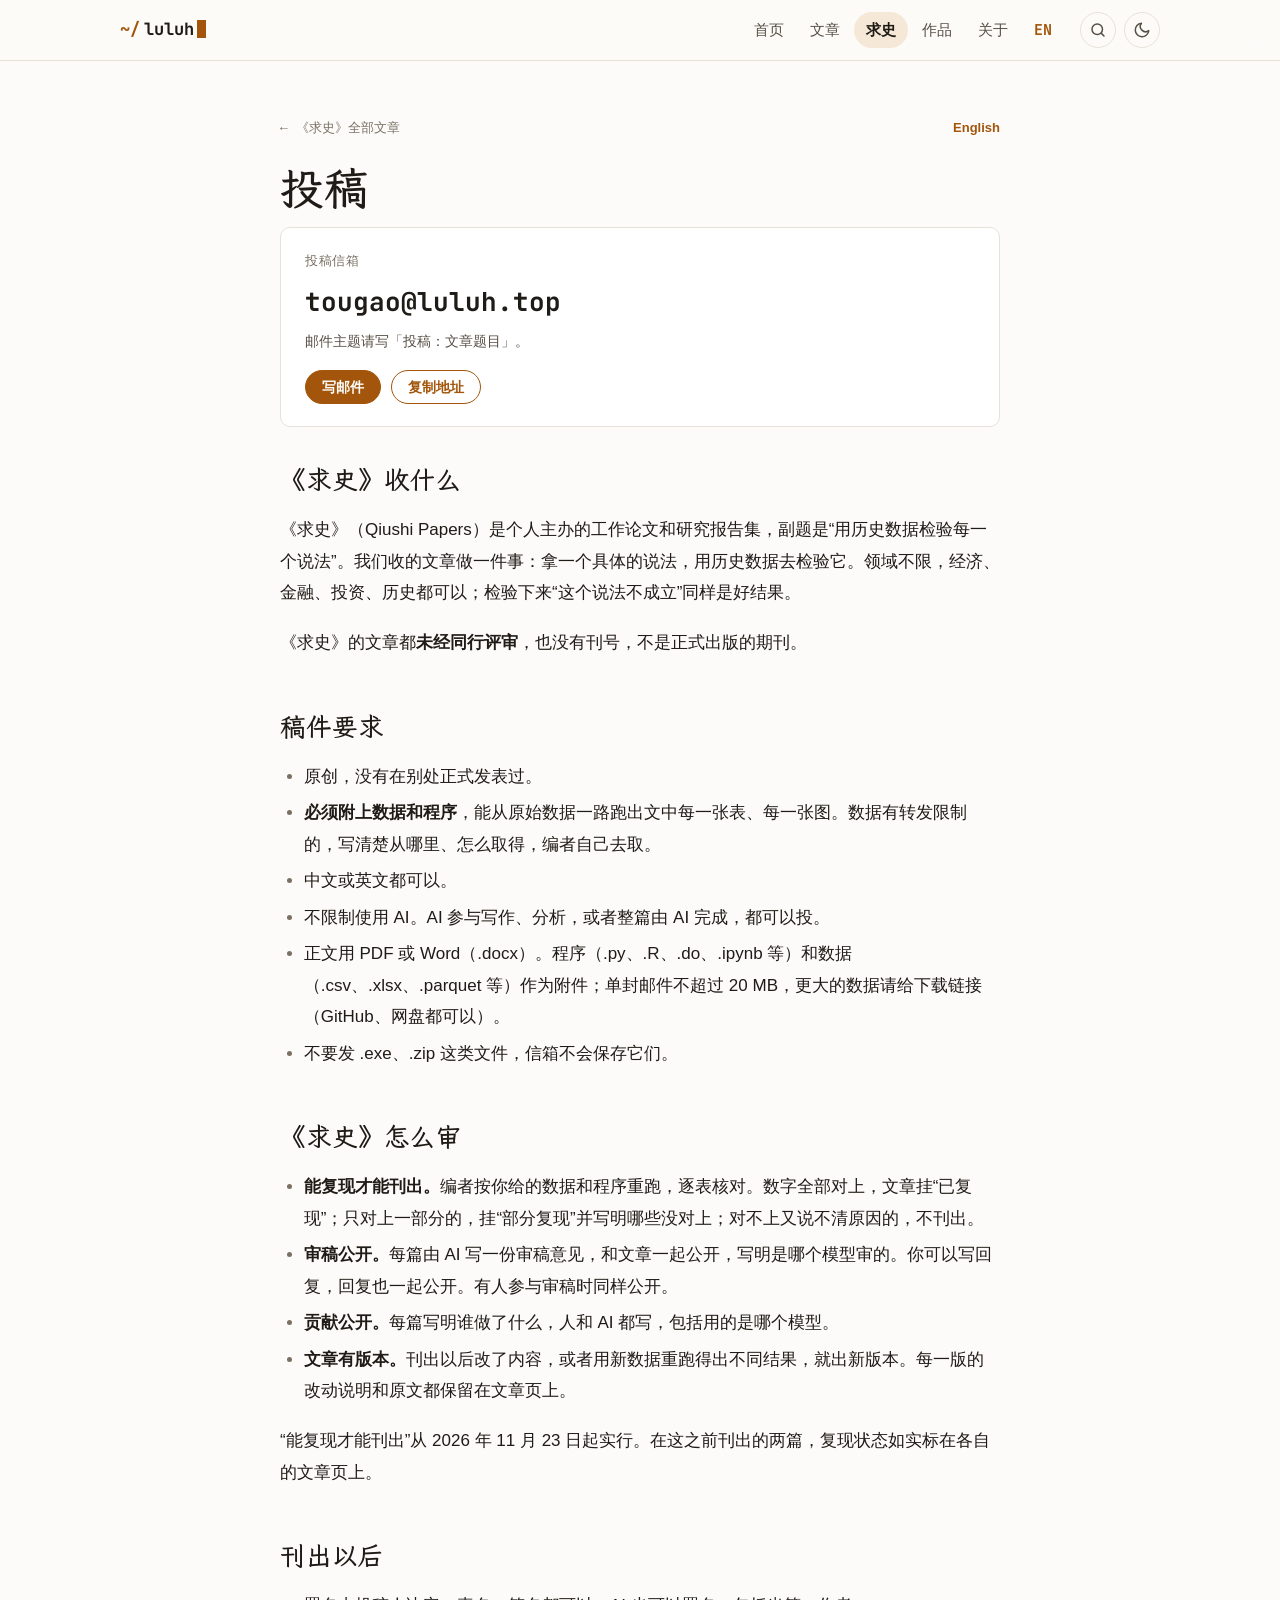
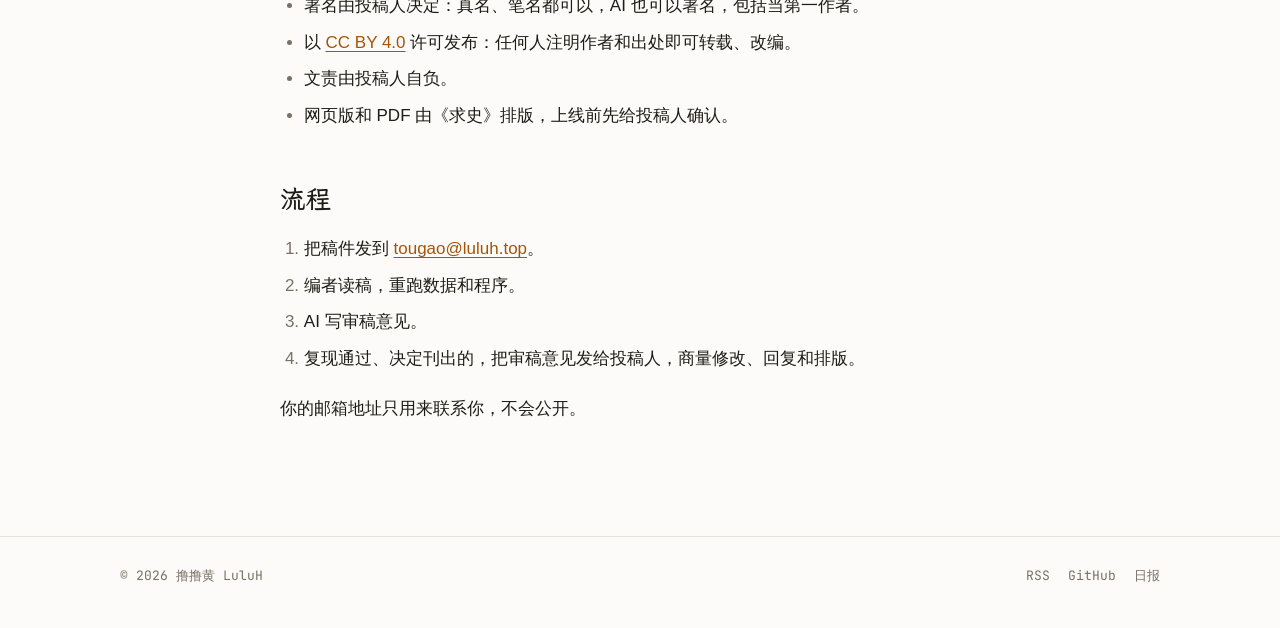
<file: submit/index.html>
<!DOCTYPE html><html lang="zh-CN"> <head><meta charset="utf-8"><meta name="viewport" content="width=device-width, initial-scale=1"><title>投稿 · 求史 · 撸撸黄 LuluH</title><meta name="description" content="向《求史》投稿：用历史数据检验一个说法的研究。投稿信箱 tougao@luluh.top。"><link rel="canonical" href="https://qiushi.luluh.top/submit/"><link rel="alternate" hreflang="zh-CN" href="https://qiushi.luluh.top/submit/"><link rel="alternate" hreflang="en" href="https://qiushi.luluh.top/en/submit/"><link rel="alternate" hreflang="x-default" href="https://qiushi.luluh.top/submit/"><meta property="og:type" content="website"><meta property="og:site_name" content="撸撸黄 LuluH"><meta property="og:locale" content="zh_CN"><meta property="og:url" content="https://qiushi.luluh.top/submit/"><meta property="og:title" content="投稿 · 求史 · 撸撸黄 LuluH"><meta property="og:description" content="向《求史》投稿：用历史数据检验一个说法的研究。投稿信箱 tougao@luluh.top。"><meta property="og:image" content="https://qiushi.luluh.top/og.png"><meta name="twitter:card" content="summary_large_image"><meta name="twitter:title" content="投稿 · 求史 · 撸撸黄 LuluH"><meta name="twitter:description" content="向《求史》投稿：用历史数据检验一个说法的研究。投稿信箱 tougao@luluh.top。"><meta name="twitter:image" content="https://qiushi.luluh.top/og.png"><link rel="icon" type="image/svg+xml" href="/favicon.svg"><link rel="icon" type="image/png" sizes="32x32" href="/icon-32.png"><link rel="apple-touch-icon" href="/icon-180.png"><link rel="alternate" type="application/rss+xml" title="撸撸黄 LuluH" href="https://luluh.top/rss.xml"><link rel="sitemap" href="https://qiushi.luluh.top/sitemap.xml"><link rel="preload" href="/fonts/jetbrains-mono-latin-700-normal.woff2" as="font" type="font/woff2" crossorigin><meta name="theme-color" content="#171513" media="(prefers-color-scheme: dark)"><meta name="theme-color" content="#fcfbf9" media="(prefers-color-scheme: light)"><!-- 在页面画出来之前定好深浅色，避免先闪一下白底 --><script>
      (function () {
        var t = null;
        try { t = localStorage.getItem('theme'); } catch (e) {}
        if (t !== 'light' && t !== 'dark') {
          t = window.matchMedia('(prefers-color-scheme: light)').matches ? 'light' : 'dark';
        }
        document.documentElement.dataset.theme = t;
      })();
    </script><!-- 旧站链接兼容：/#/blog?id=post03 → /blog/how-stocks-work/ --><script>(function(){const legacyMap = {"post06":"/blog/chaoxing-copy/","post07":"/blog/expo-practice-script/","post02":"/blog/html-to-word/","post03":"/blog/how-stocks-work/","post01":"/blog/pip-access-denied/","post05":"/blog/stock-trading-rules/","post04":"/blog/stock-terms/"};

      (function () {
        var h = location.hash;
        if (h.indexOf('#/') !== 0) return;
        var m = h.match(/^#\/blog\?(?:.*&)?id=([^&]+)/);
        var to = '/';
        if (m && legacyMap[m[1]]) to = legacyMap[m[1]];
        else if (/^#\/blog/.test(h)) to = '/blog/';
        else if (/^#\/(homework|projects)/.test(h)) to = '/works/';
        location.replace(to);
      })();
    })();</script><link rel="stylesheet" href="/_astro/_slug_.X2_bZcug.css"></head> <body> <a class="skip-link" href="#main">跳到正文</a> <header class="site-header"> <div class="wrap"> <a href="https://luluh.top/" class="logo mono" aria-label="撸撸黄 LuluH 首页"> <span class="prompt">~/</span>luluh<span class="cursor" aria-hidden="true"></span> </a> <nav class="nav mono" aria-label="主导航"> <a href="https://luluh.top/">首页</a><a href="https://luluh.top/blog/">文章</a><a href="https://qiushi.luluh.top/" aria-current="page">求史</a><a href="https://luluh.top/works/">作品</a><a href="https://luluh.top/about/">关于</a> <a class="nav-lang" href="https://qiushi.luluh.top/en/submit/" hreflang="en" lang="en">EN</a> </nav> <div class="header-actions"> <button class="icon-btn" id="search-toggle" type="button" aria-label="搜索" aria-expanded="false" aria-controls="search-pop" title="搜索（/）"> <svg viewBox="0 0 24 24" fill="none" stroke="currentColor" stroke-width="2" stroke-linecap="round" stroke-linejoin="round"><circle cx="11" cy="11" r="7"></circle><path d="m20 20-3.5-3.5"></path></svg> </button> <button class="icon-btn" id="theme-toggle" type="button" aria-label="切换深色/浅色"> <svg class="theme-icon-moon" viewBox="0 0 24 24" fill="none" stroke="currentColor" stroke-width="2" stroke-linecap="round" stroke-linejoin="round"><path d="M21 12.8A9 9 0 1 1 11.2 3a7 7 0 0 0 9.8 9.8z"></path></svg> <svg class="theme-icon-sun" viewBox="0 0 24 24" fill="none" stroke="currentColor" stroke-width="2" stroke-linecap="round" stroke-linejoin="round"><circle cx="12" cy="12" r="4"></circle><path d="M12 2v2M12 20v2M4.9 4.9l1.4 1.4M17.7 17.7l1.4 1.4M2 12h2M20 12h2M4.9 19.1l1.4-1.4M17.7 6.3l1.4-1.4"></path></svg> </button> </div> </div> </header> <!-- 搜索：点页头的放大镜就在当前页弹出，不单开页面；Pagefind 第一次打开时才加载 --> <div class="search-pop" id="search-pop" hidden> <div class="search-backdrop" data-search-close></div> <div class="search-box" role="dialog" aria-modal="true" aria-label="搜索"> <div id="search"></div> <p class="search-hint mono">Esc 关闭 · 按 / 随时打开</p> </div> </div> <main id="main">  <div class="wrap-narrow"> <div class="back-row"> <a class="back-link mono" href="/">← 《求史》全部文章</a> <a class="lang-link" href="/en/submit/" hreflang="en" lang="en">English</a> </div> <h1 class="page-title">投稿</h1> <div class="submit-mail"> <p class="sm-label">投稿信箱</p> <p class="sm-addr">tougao@luluh.top</p> <p class="sm-hint">邮件主题请写「投稿：文章题目」。</p> <div class="sm-actions"> <a class="pill-btn pill-solid" href="mailto:tougao@luluh.top?subject=%E6%8A%95%E7%A8%BF%EF%BC%9A">写邮件</a> <button type="button" class="pill-btn pill-line" data-copy="tougao@luluh.top" data-done="已复制" data-fail="请手动选中上面的地址复制">复制地址</button> </div> </div> <script type="module">document.querySelectorAll("button[data-copy]").forEach(t=>{const a=t.textContent;t.addEventListener("click",async()=>{try{await navigator.clipboard.writeText(t.dataset.copy),t.textContent=t.dataset.done}catch{const e=t.closest(".submit-mail")?.querySelector(".sm-addr");e&&getSelection()?.selectAllChildren(e),t.textContent=t.dataset.fail}setTimeout(()=>t.textContent=a,2e3)})});</script> <div class="prose"> <h2>《求史》收什么</h2> <p>《求史》（Qiushi Papers）是个人主办的工作论文和研究报告集，副题是“用历史数据检验每一个说法”。我们收的文章做一件事：拿一个具体的说法，用历史数据去检验它。领域不限，经济、金融、投资、历史都可以；检验下来“这个说法不成立”同样是好结果。</p> <p>《求史》的文章都<b>未经同行评审</b>，也没有刊号，不是正式出版的期刊。</p> <h2>稿件要求</h2> <ul> <li>原创，没有在别处正式发表过。</li> <li><b>必须附上数据和程序</b>，能从原始数据一路跑出文中每一张表、每一张图。数据有转发限制的，写清楚从哪里、怎么取得，编者自己去取。</li> <li>中文或英文都可以。</li> <li>不限制使用 AI。AI 参与写作、分析，或者整篇由 AI 完成，都可以投。</li> <li>正文用 PDF 或 Word（.docx）。程序（.py、.R、.do、.ipynb 等）和数据（.csv、.xlsx、.parquet 等）作为附件；单封邮件不超过 20 MB，更大的数据请给下载链接（GitHub、网盘都可以）。</li> <li>不要发 .exe、.zip 这类文件，信箱不会保存它们。</li> </ul> <h2>《求史》怎么审</h2> <ul> <li><b>能复现才能刊出。</b>编者按你给的数据和程序重跑，逐表核对。数字全部对上，文章挂“已复现”；只对上一部分的，挂“部分复现”并写明哪些没对上；对不上又说不清原因的，不刊出。</li> <li><b>审稿公开。</b>每篇由 AI 写一份审稿意见，和文章一起公开，写明是哪个模型审的。你可以写回复，回复也一起公开。有人参与审稿时同样公开。</li> <li><b>贡献公开。</b>每篇写明谁做了什么，人和 AI 都写，包括用的是哪个模型。</li> <li><b>文章有版本。</b>刊出以后改了内容，或者用新数据重跑得出不同结果，就出新版本。每一版的改动说明和原文都保留在文章页上。</li> </ul> <p>“能复现才能刊出”从 2026 年 11 月 23 日起实行。在这之前刊出的两篇，复现状态如实标在各自的文章页上。</p> <h2>刊出以后</h2> <ul> <li>署名由投稿人决定：真名、笔名都可以，AI 也可以署名，包括当第一作者。</li> <li>以 <a href="https://creativecommons.org/licenses/by/4.0/deed.zh-hans" rel="license">CC BY 4.0</a> 许可发布：任何人注明作者和出处即可转载、改编。</li> <li>文责由投稿人自负。</li> <li>网页版和 PDF 由《求史》排版，上线前先给投稿人确认。</li> </ul> <h2>流程</h2> <ol> <li>把稿件发到 <a href="mailto:tougao@luluh.top">tougao@luluh.top</a>。</li> <li>编者读稿，重跑数据和程序。</li> <li>AI 写审稿意见。</li> <li>复现通过、决定刊出的，把审稿意见发给投稿人，商量修改、回复和排版。</li> </ol> <p>你的邮箱地址只用来联系你，不会公开。</p> </div> </div>  </main> <footer class="site-footer"> <div class="wrap mono"> <span>© 2026 撸撸黄 LuluH</span> <span class="footer-links"> <a href="https://luluh.top/rss.xml">RSS</a> <a href="https://github.com/bearkid6" rel="me noopener" target="_blank">GitHub</a> <a href="https://news.luluh.top/">日报</a> </span> </div> </footer> <script>(function(){const searchCfg = {"main":"https://luluh.top","journal":"https://qiushi.luluh.top/","en":false};

      (function () {
        var btn = document.getElementById('search-toggle');
        var pop = document.getElementById('search-pop');
        var header = document.querySelector('.site-header');
        var loading = null, ready = false;
        // 搜索结果的地址：《求史》文章在子域名上，其余在 luluh.top（子域名和 GitHub Pages 上要写绝对地址）
        function fix(u) {
          if (!u) return u;
          var m = u.match(/^\/qiushi\/(.*)$/);
          return m ? searchCfg.journal + m[1] : searchCfg.main + u;
        }
        function load() {
          if (loading) return loading;
          loading = new Promise(function (resolve, reject) {
            var l = document.createElement('link');
            l.rel = 'stylesheet'; l.href = '/pagefind/pagefind-ui.css';
            document.head.appendChild(l);
            var s = document.createElement('script');
            s.src = '/pagefind/pagefind-ui.js'; s.onload = resolve; s.onerror = reject;
            document.head.appendChild(s);
          });
          return loading;
        }
        function init() {
          if (ready) return;
          ready = true;
          var opts = {
            element: '#search',
            showSubResults: true,
            showImages: false,
            processResult: function (r) {
              r.url = fix(r.url);
              (r.sub_results || []).forEach(function (x) { x.url = fix(x.url); });
              return r;
            },
          };
          if (!searchCfg.en) opts.translations = { placeholder: '搜索全部文章', zero_results: '没找到“[SEARCH_TERM]”相关的内容' };
          new PagefindUI(opts);
        }
        function focusInput() {
          var input = pop.querySelector('input');
          if (input) { input.focus(); input.select(); }
        }
        function open() {
          pop.style.setProperty('--search-top', header.getBoundingClientRect().bottom + 'px');
          pop.hidden = false;
          btn.setAttribute('aria-expanded', 'true');
          document.documentElement.classList.add('search-open');
          load().then(function () { init(); focusInput(); }, function () {
            document.getElementById('search').textContent = searchCfg.en
              ? 'Search index not found (it only exists in the built site).'
              : '搜索索引只在打包后的网站里有（npm run build）。';
            ready = true;
          });
          if (ready) focusInput();
        }
        function close() {
          if (pop.hidden) return;
          pop.hidden = true;
          btn.setAttribute('aria-expanded', 'false');
          document.documentElement.classList.remove('search-open');
          btn.focus();
        }
        btn.addEventListener('click', function () { pop.hidden ? open() : close(); });
        pop.addEventListener('click', function (e) { if (e.target.hasAttribute('data-search-close')) close(); });
        document.addEventListener('keydown', function (e) {
          if (e.key === 'Escape') return close();
          var t = e.target, typing = t.isContentEditable || /^(INPUT|TEXTAREA|SELECT)$/.test(t.tagName);
          if ((e.key === '/' && !typing && !e.metaKey && !e.ctrlKey && !e.altKey) || (e.key === 'k' && (e.metaKey || e.ctrlKey))) {
            e.preventDefault();
            pop.hidden ? open() : focusInput();
          }
        });
      })();
    })();</script> <script>
      document.getElementById('theme-toggle').addEventListener('click', function () {
        var next = document.documentElement.dataset.theme === 'dark' ? 'light' : 'dark';
        document.documentElement.dataset.theme = next;
        try { localStorage.setItem('theme', next); } catch (e) {}
      });
    </script> </body> </html>
</file>
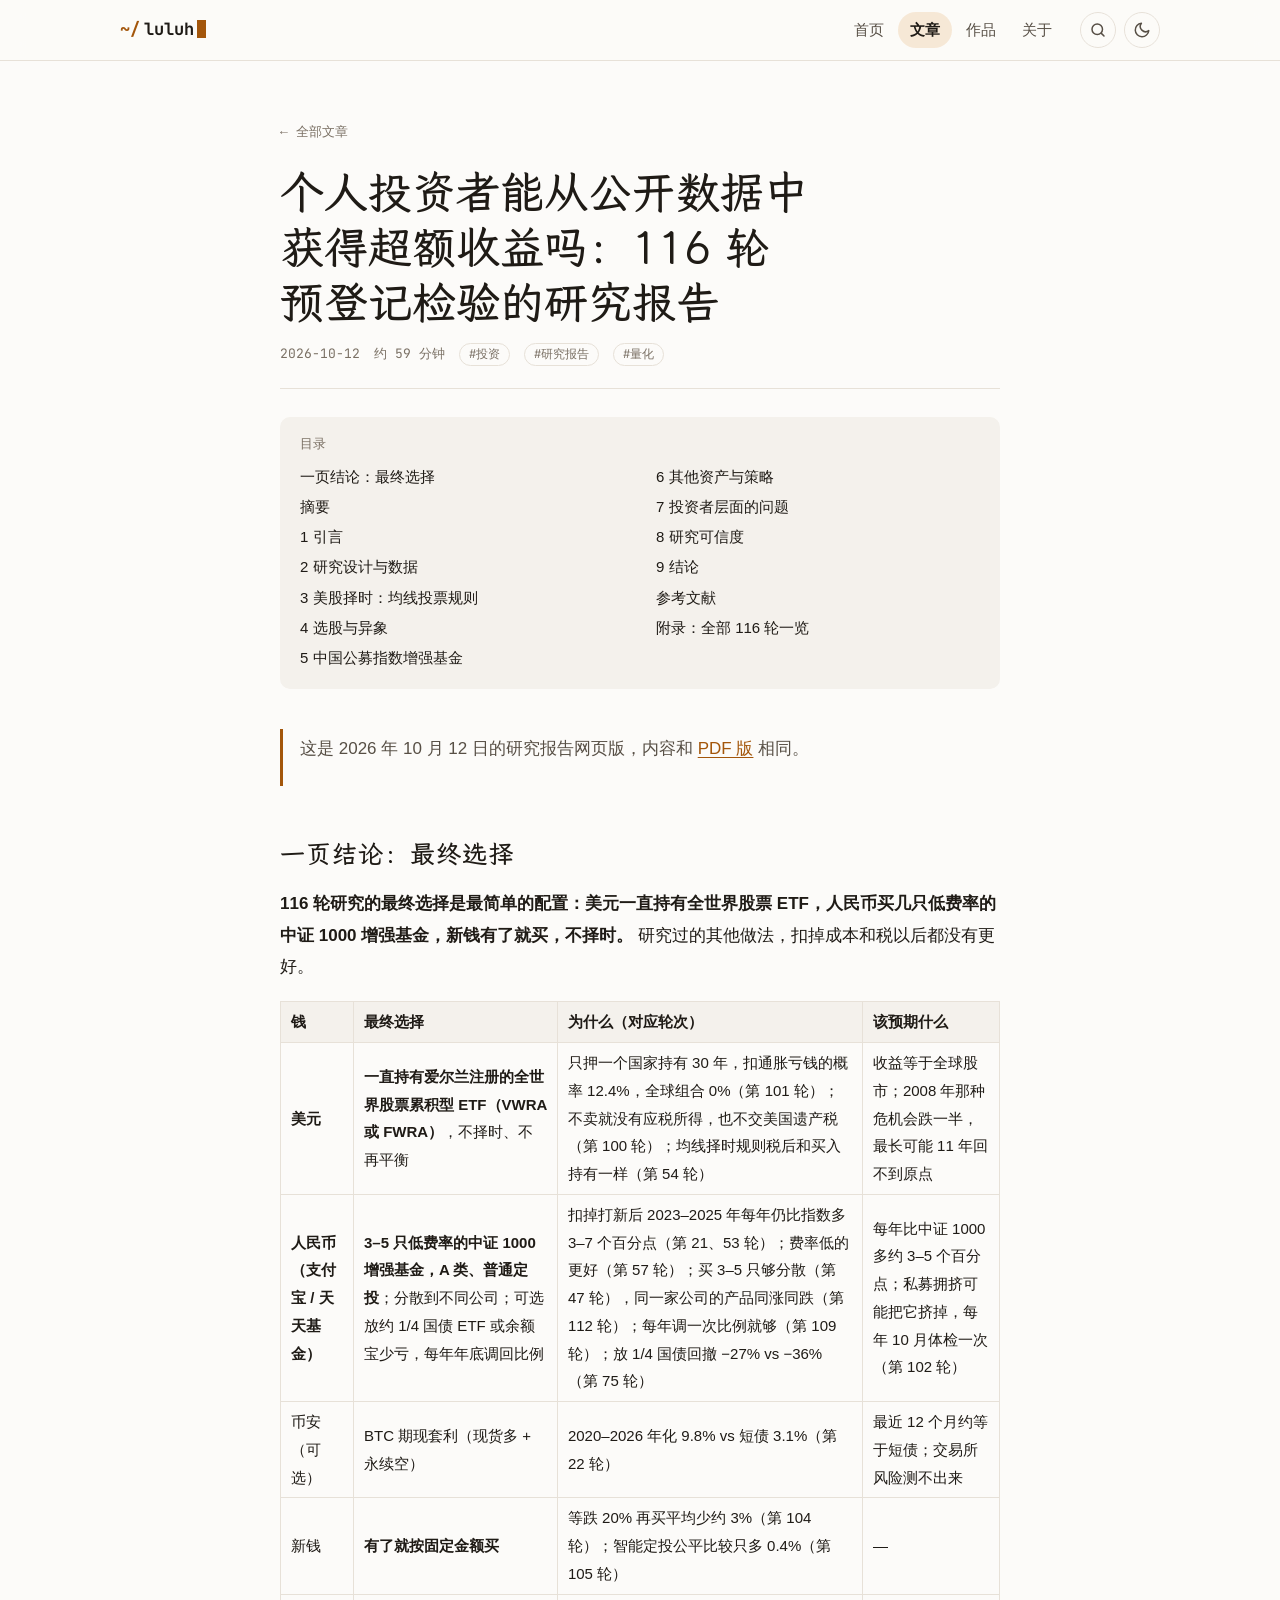
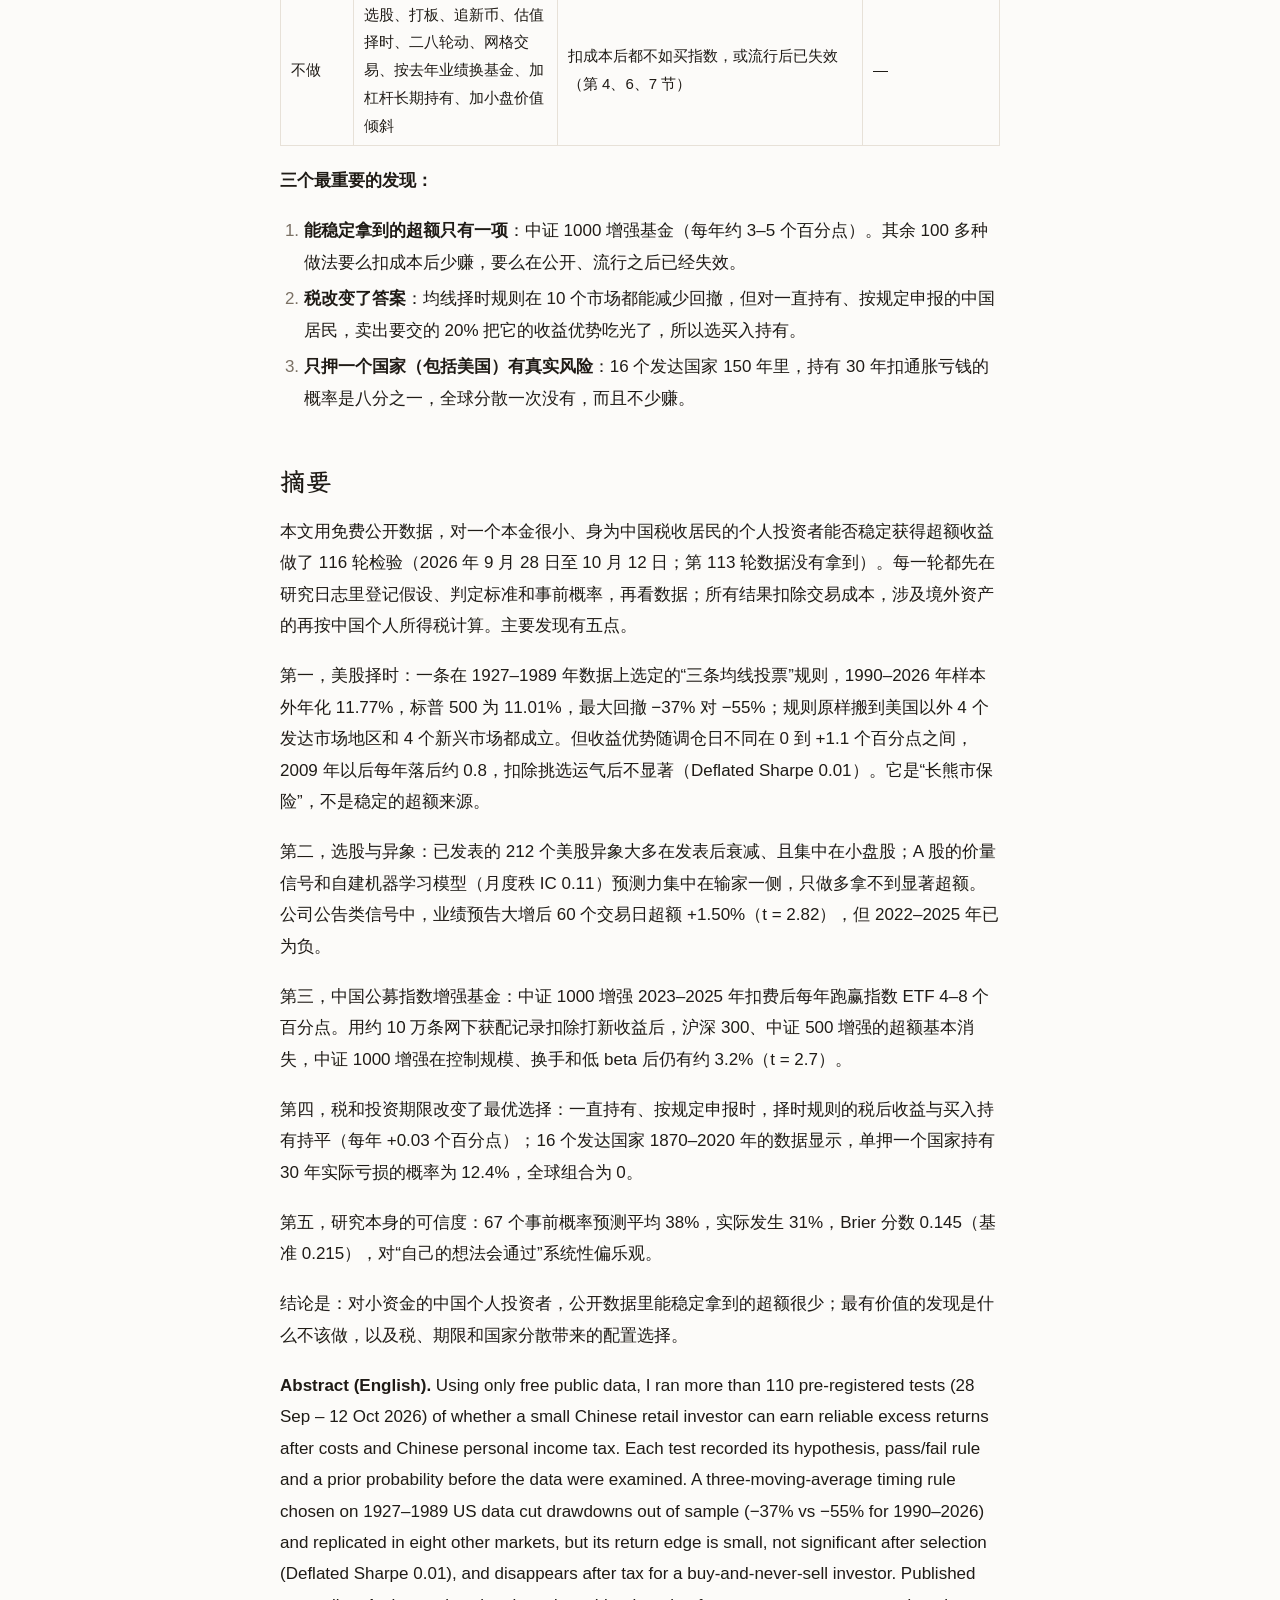
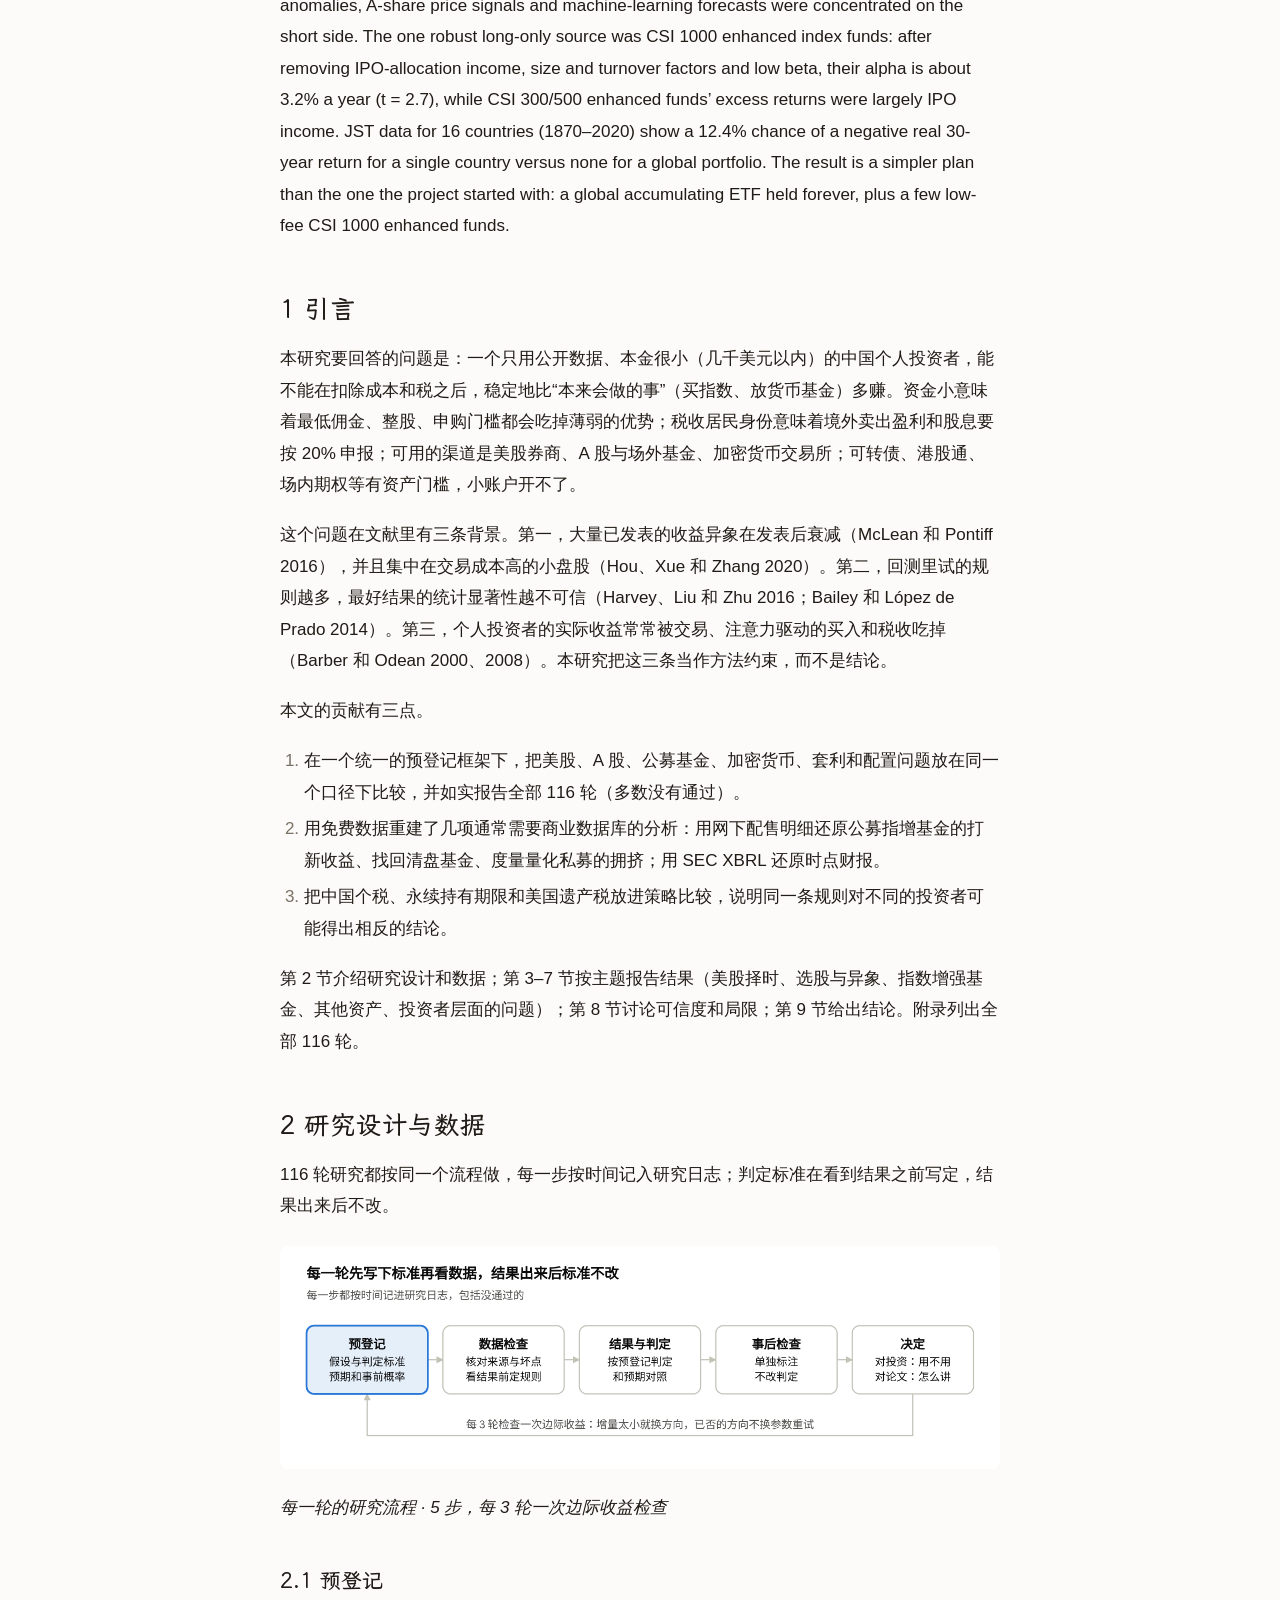
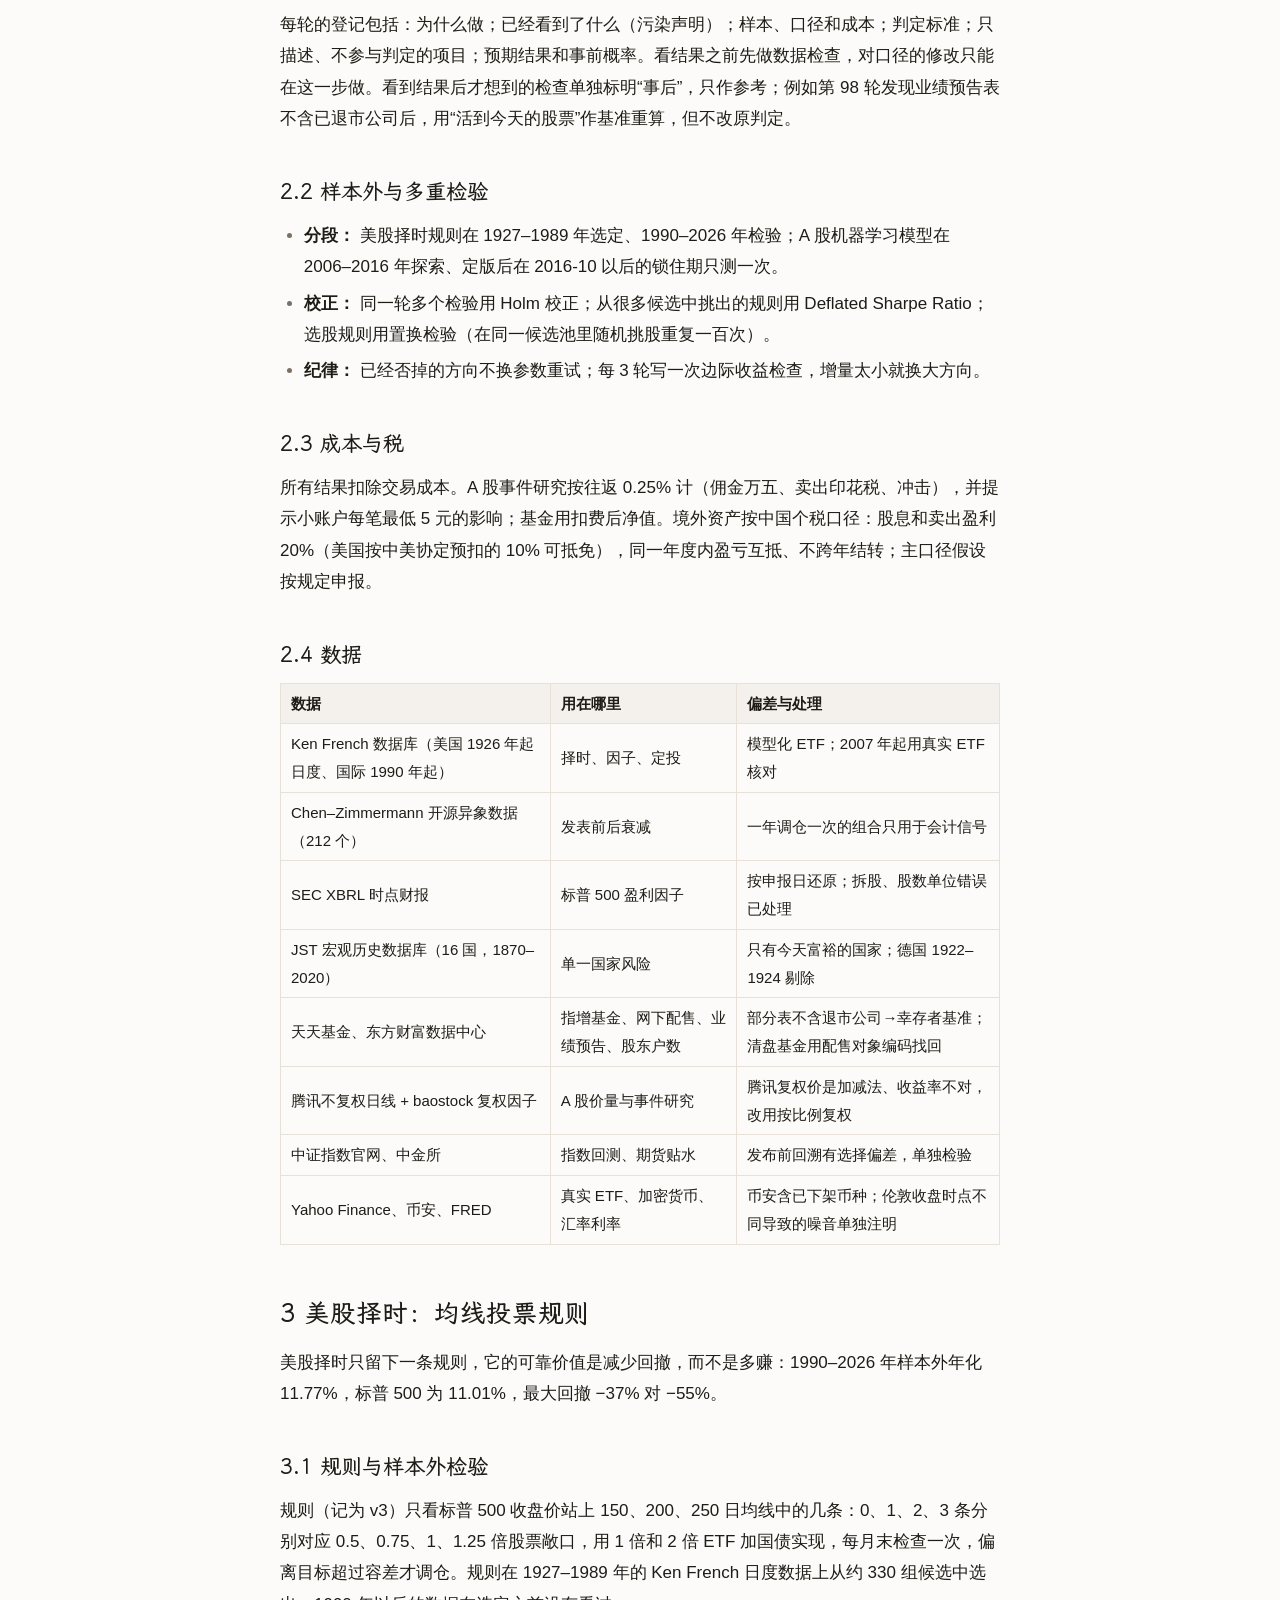
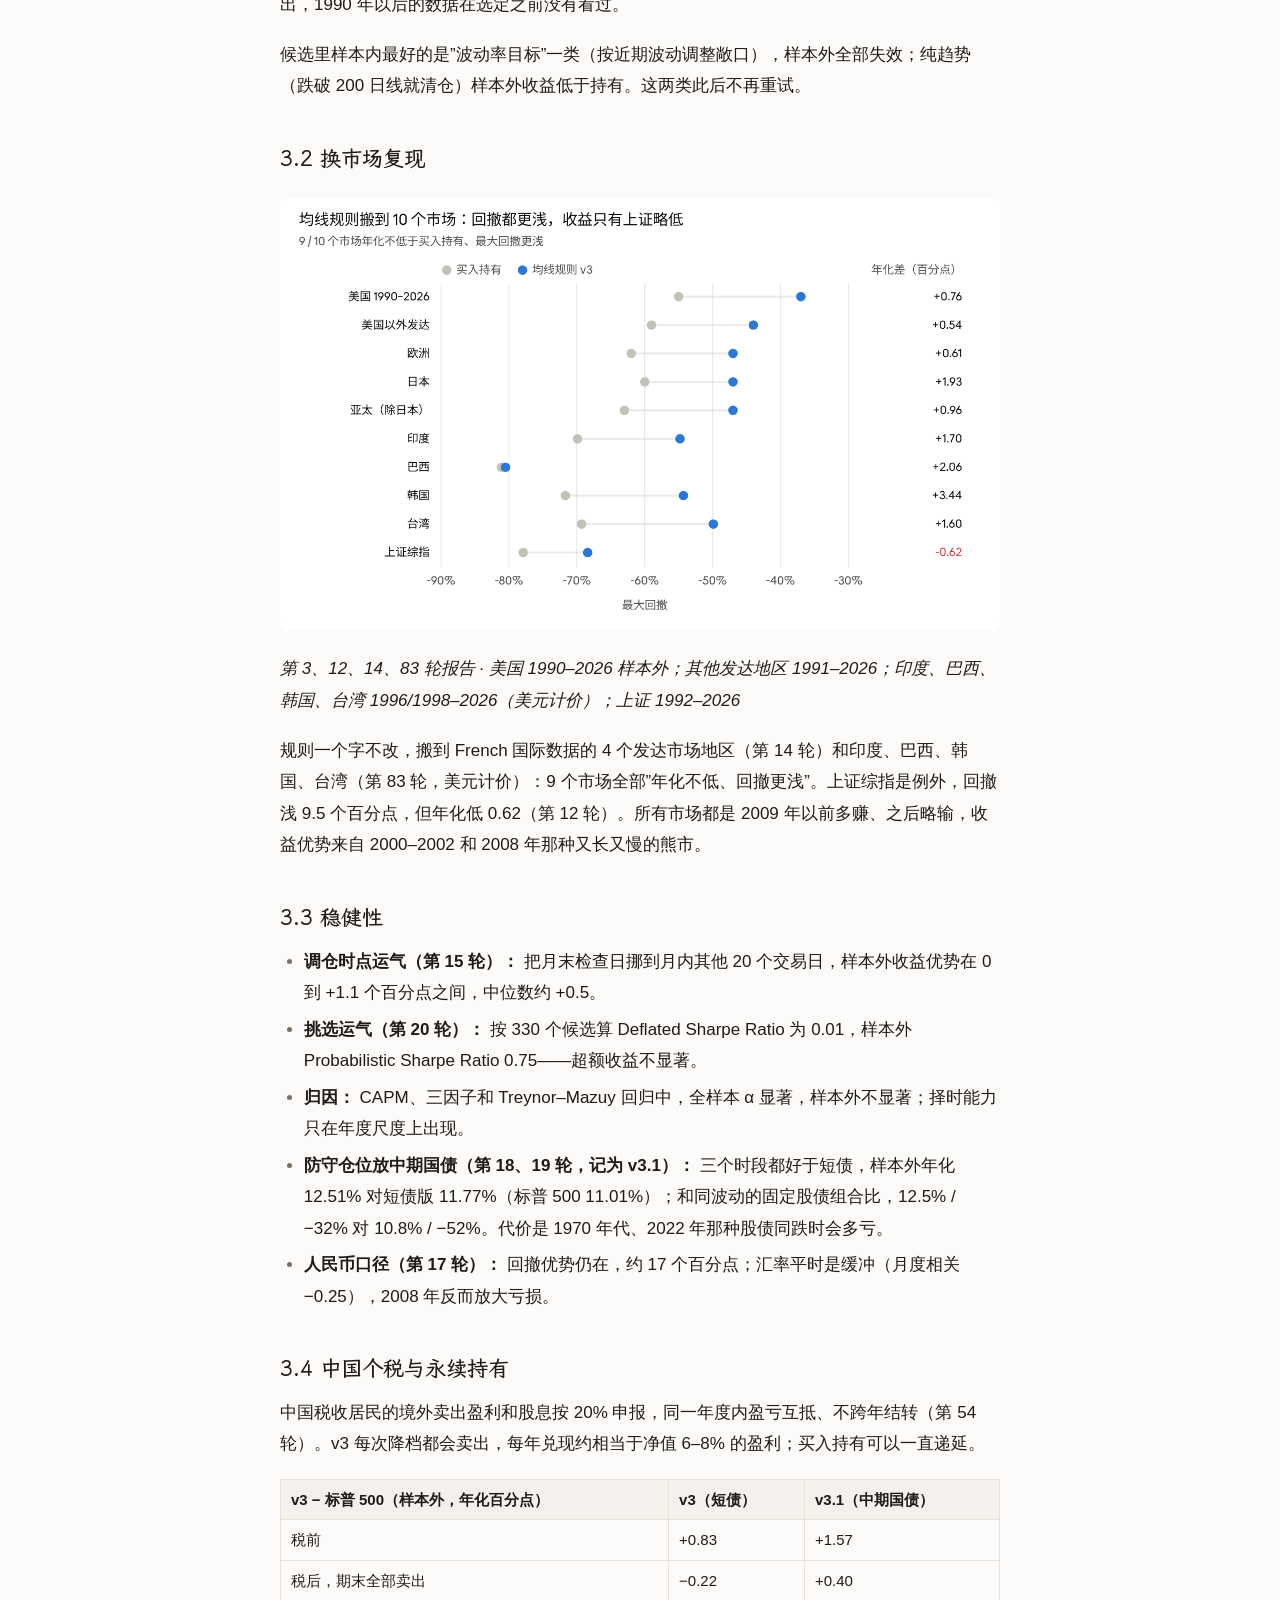
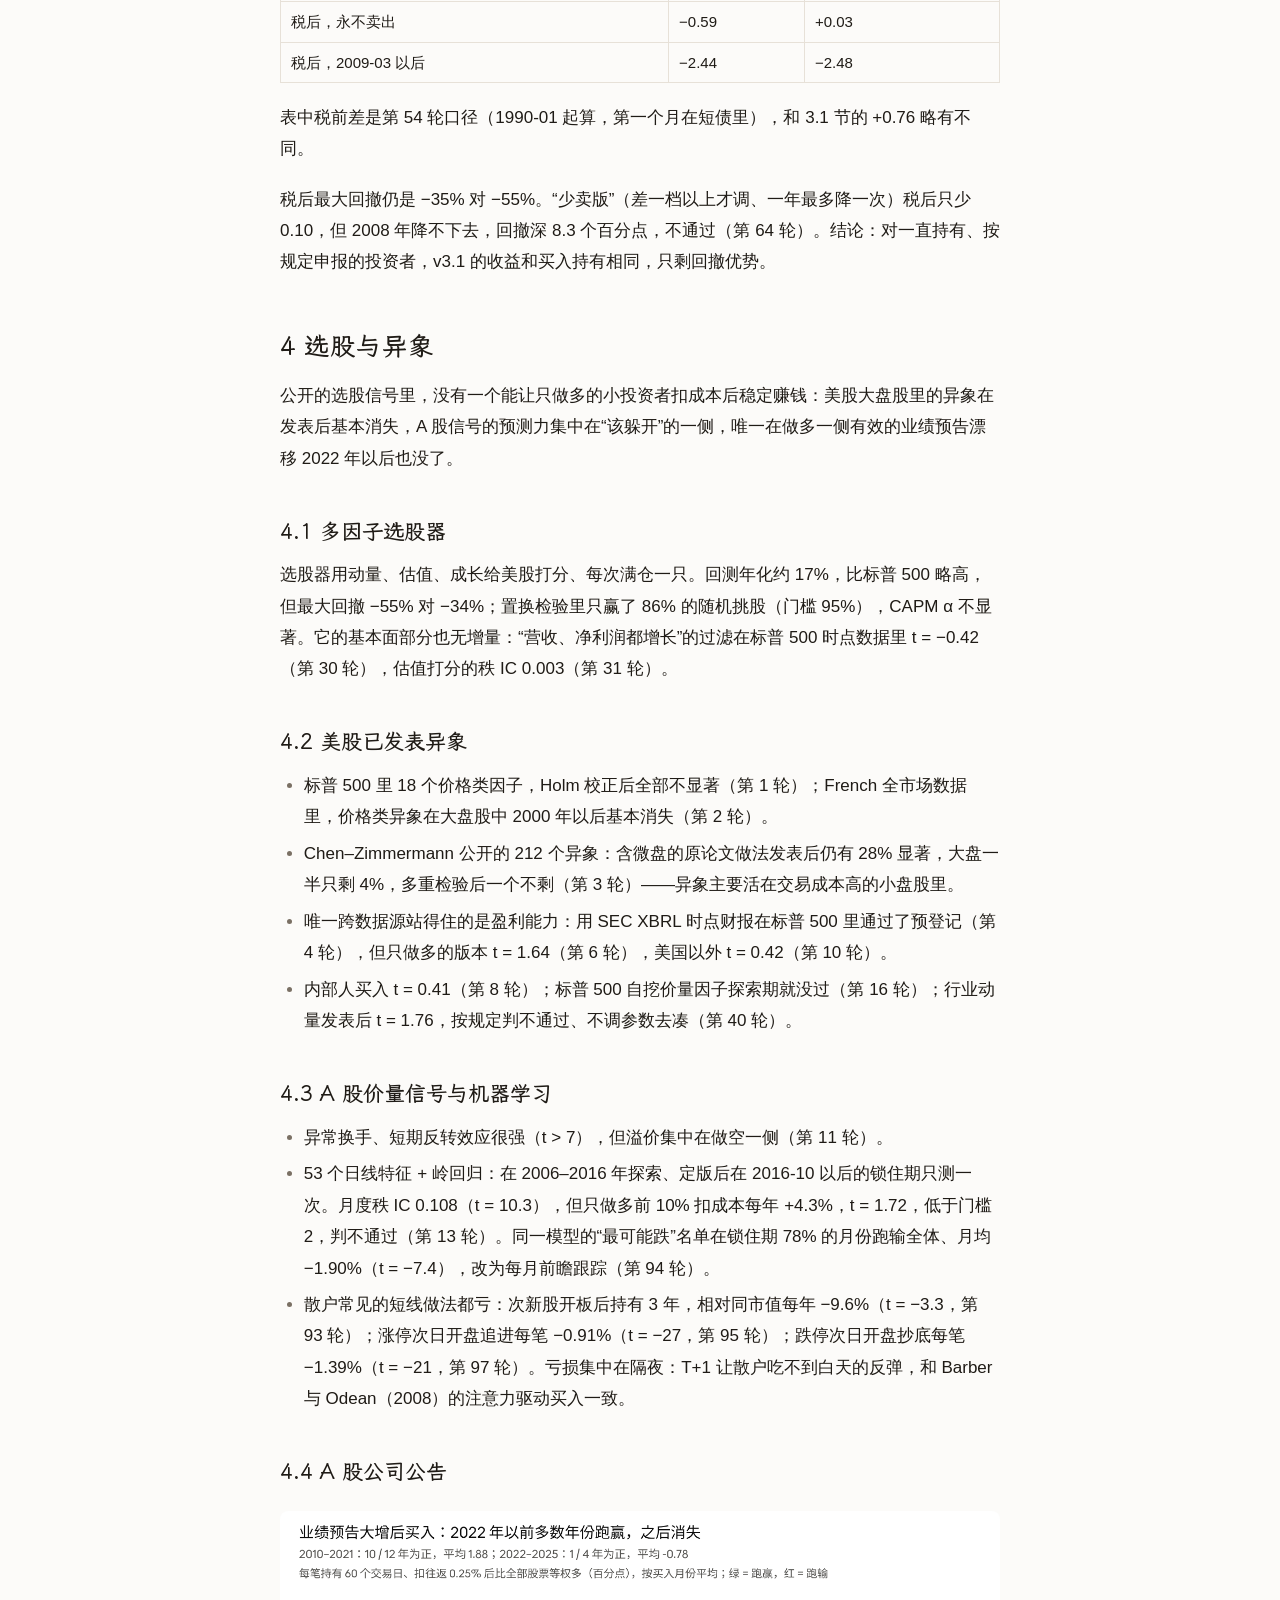
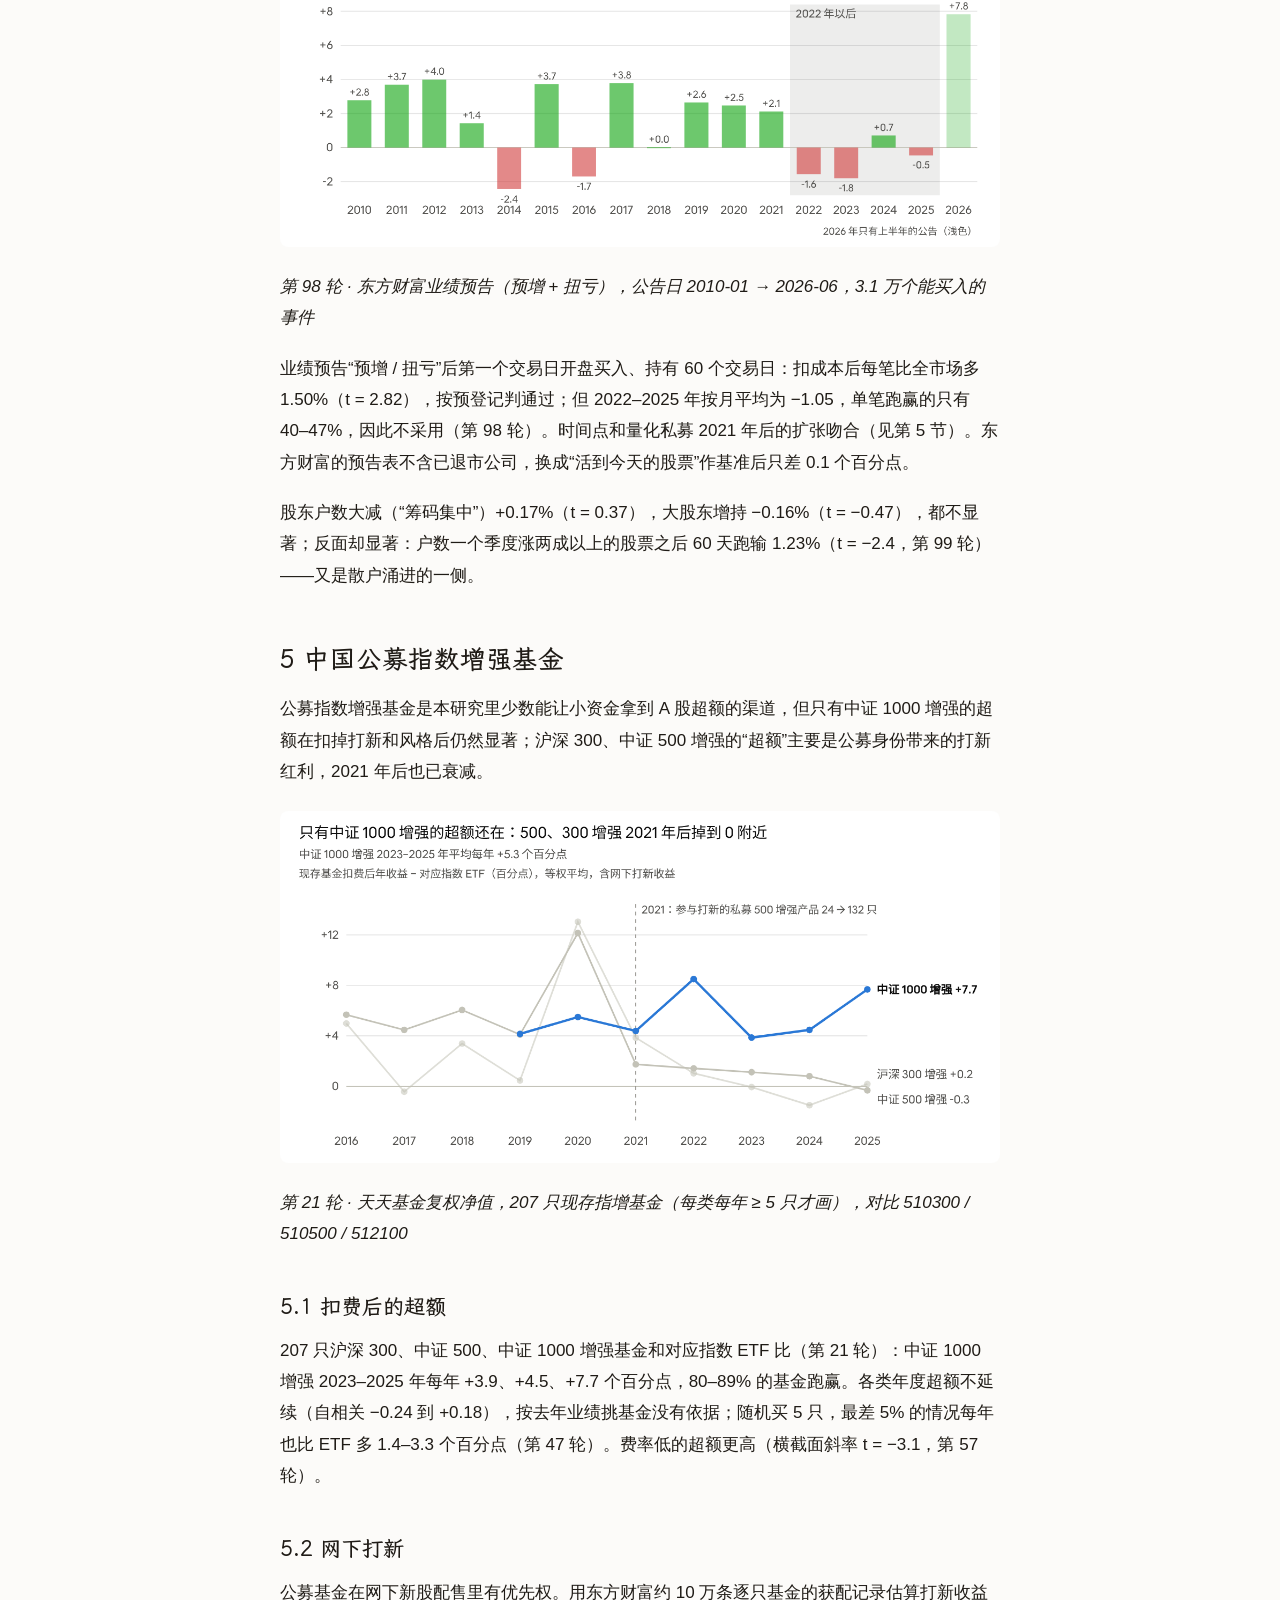
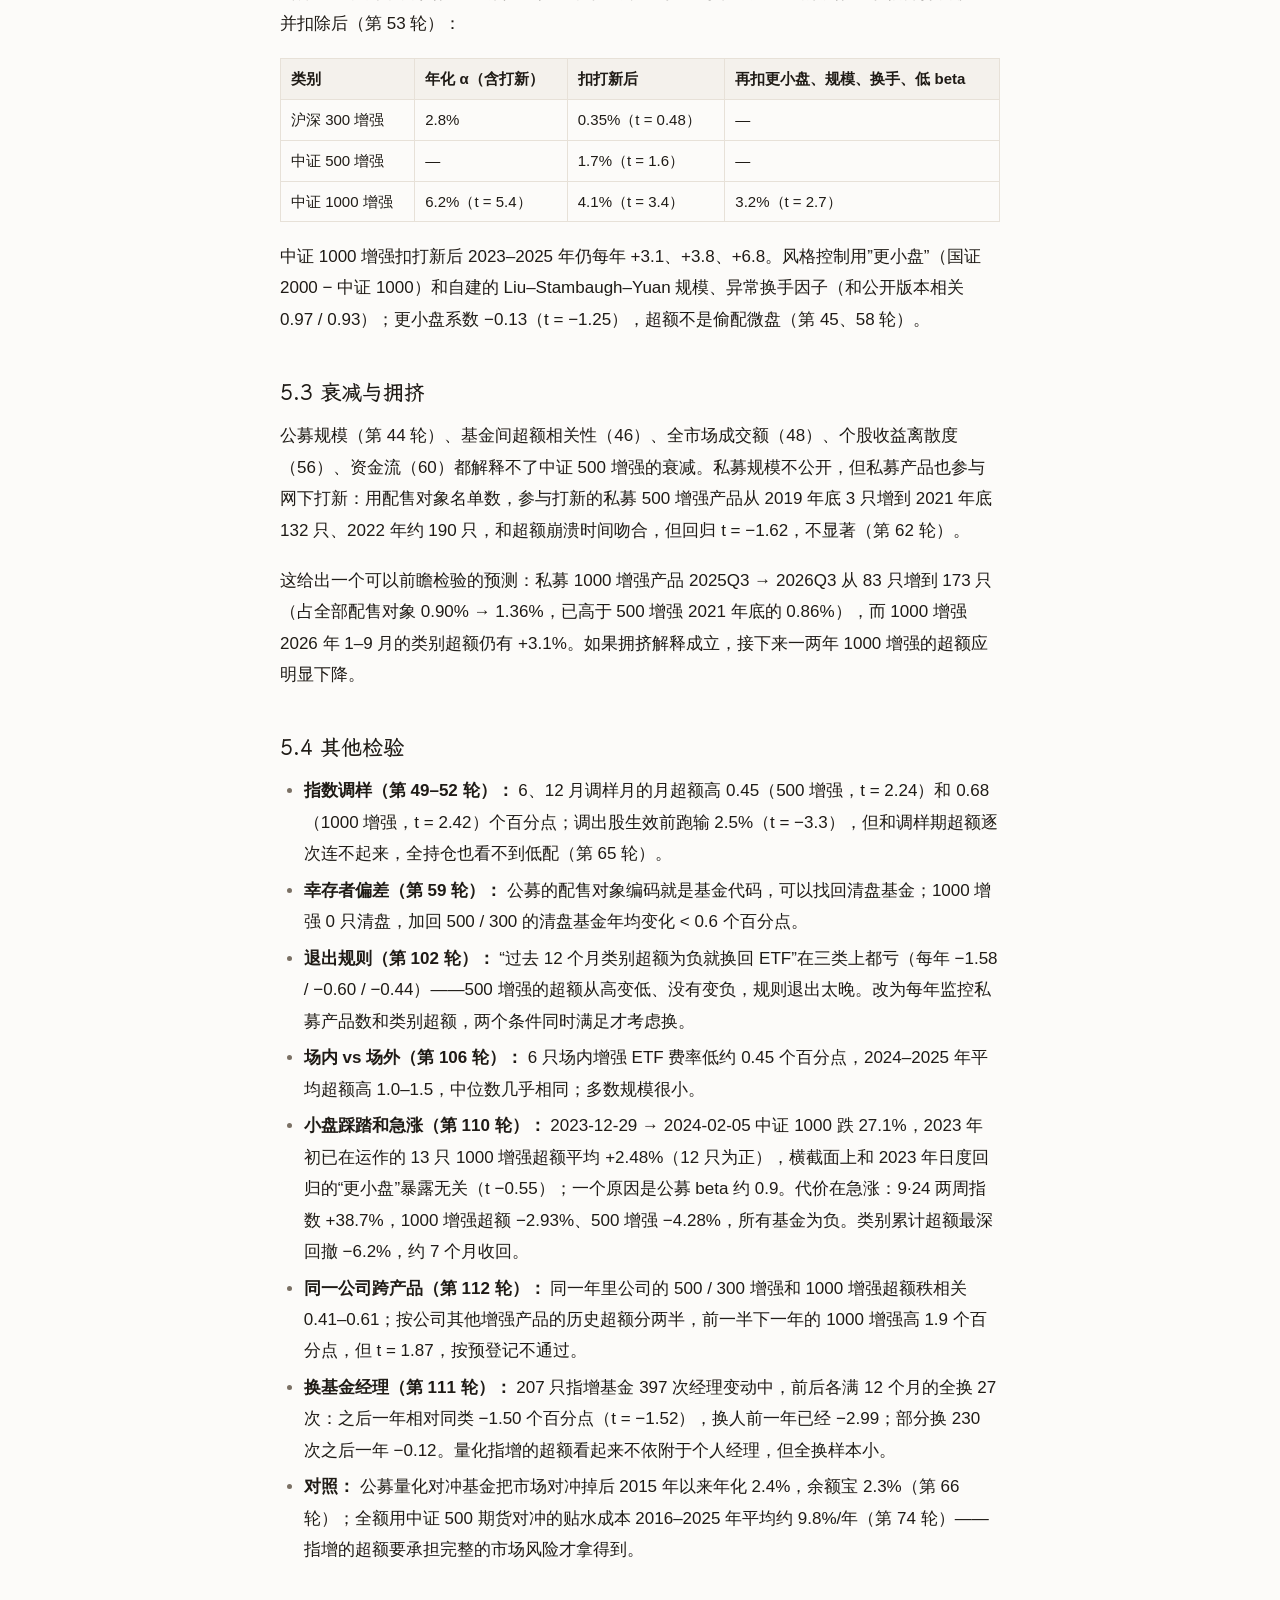
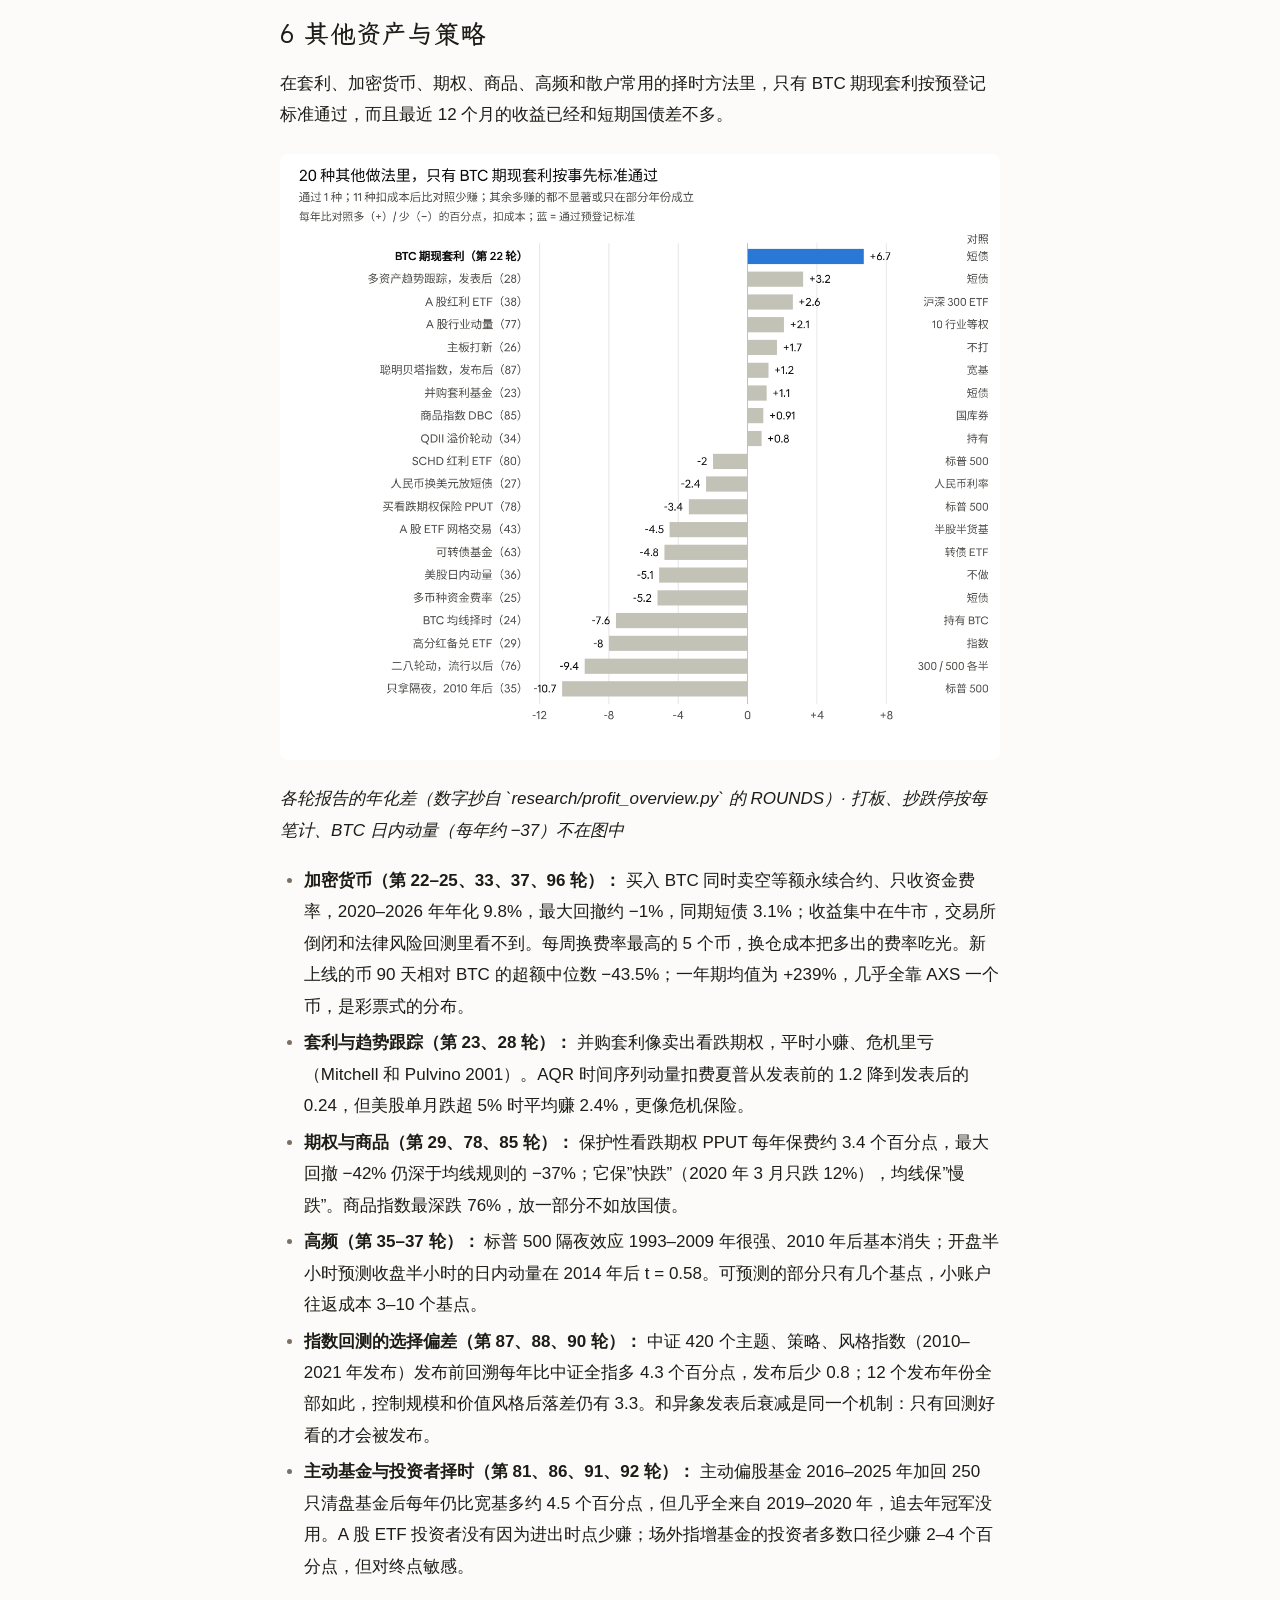
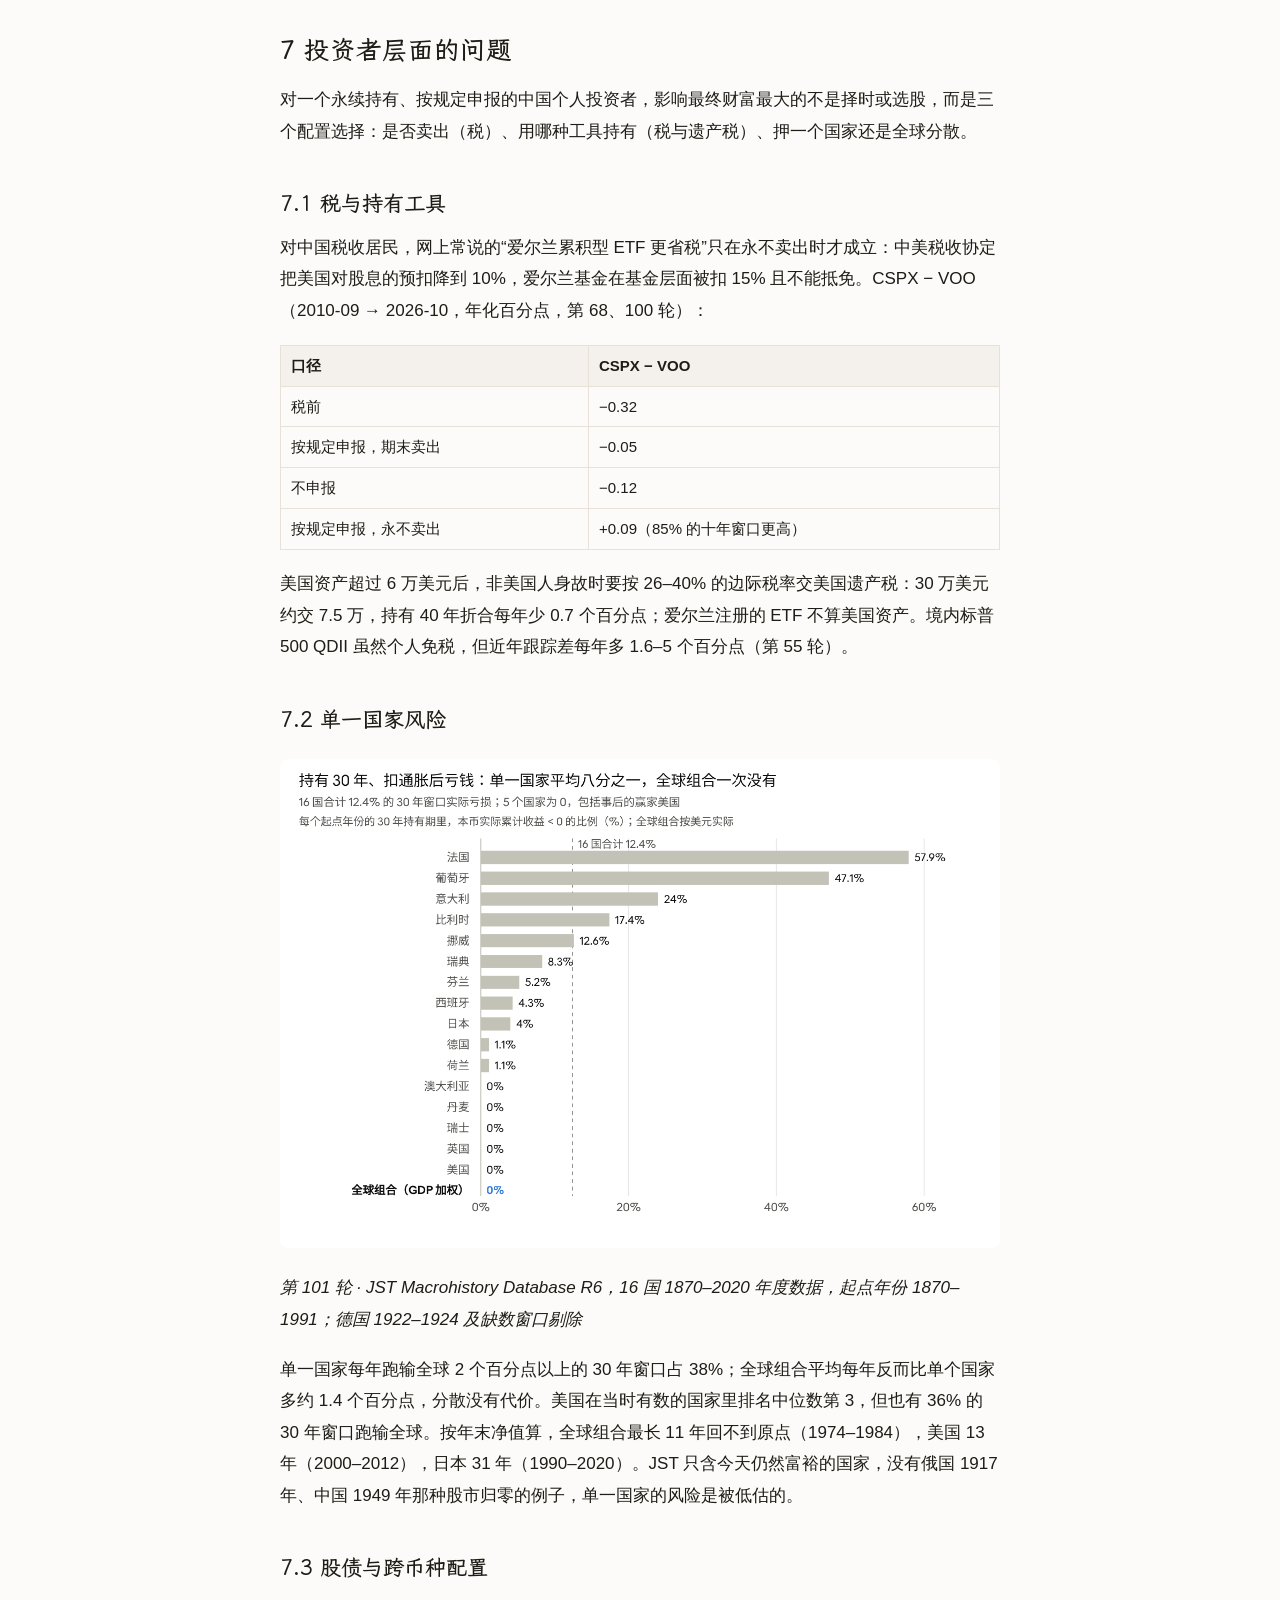
<file: blog/116-rounds-report/index.html>
<!DOCTYPE html><html lang="zh-CN"> <head><meta charset="utf-8"><meta name="viewport" content="width=device-width, initial-scale=1"><title>个人投资者能从公开数据中获得超额收益吗：116 轮预登记检验的研究报告 · 撸撸黄 LuluH</title><meta name="description" content="用免费公开数据，对本金很小的中国税收居民个人投资者能否稳定获得超额收益做了 116 轮检验。"><link rel="canonical" href="https://luluh.top/blog/116-rounds-report/"><meta property="og:type" content="article"><meta property="og:site_name" content="撸撸黄 LuluH"><meta property="og:locale" content="zh_CN"><meta property="og:url" content="https://luluh.top/blog/116-rounds-report/"><meta property="og:title" content="个人投资者能从公开数据中获得超额收益吗：116 轮预登记检验的研究报告 · 撸撸黄 LuluH"><meta property="og:description" content="用免费公开数据，对本金很小的中国税收居民个人投资者能否稳定获得超额收益做了 116 轮检验。"><meta property="og:image" content="https://luluh.top/og-image.jpg"><meta name="twitter:card" content="summary_large_image"><meta name="twitter:title" content="个人投资者能从公开数据中获得超额收益吗：116 轮预登记检验的研究报告 · 撸撸黄 LuluH"><meta name="twitter:description" content="用免费公开数据，对本金很小的中国税收居民个人投资者能否稳定获得超额收益做了 116 轮检验。"><meta name="twitter:image" content="https://luluh.top/og-image.jpg"><link rel="icon" type="image/png" sizes="32x32" href="/favicon.png"><link rel="apple-touch-icon" href="/apple-touch-icon.png"><link rel="alternate" type="application/rss+xml" title="撸撸黄 LuluH" href="https://luluh.top/rss.xml"><link rel="sitemap" href="https://luluh.top/sitemap-index.xml"><link rel="preload" href="/fonts/jetbrains-mono-latin-700-normal.woff2" as="font" type="font/woff2" crossorigin><meta name="theme-color" content="#171513" media="(prefers-color-scheme: dark)"><meta name="theme-color" content="#fcfbf9" media="(prefers-color-scheme: light)"><!-- 在页面画出来之前定好深浅色，避免先闪一下白底 --><script>
      (function () {
        var t = null;
        try { t = localStorage.getItem('theme'); } catch (e) {}
        if (t !== 'light' && t !== 'dark') {
          t = window.matchMedia('(prefers-color-scheme: light)').matches ? 'light' : 'dark';
        }
        document.documentElement.dataset.theme = t;
      })();
    </script><!-- 旧站链接兼容：/#/blog?id=post03 → /blog/how-stocks-work/ --><script>(function(){const legacyMap = {"post07":"/blog/expo-practice-script/","post03":"/blog/how-stocks-work/","post02":"/blog/html-to-word/","post05":"/blog/stock-trading-rules/","post04":"/blog/stock-terms/","post06":"/blog/chaoxing-copy/","post01":"/blog/pip-access-denied/"};

      (function () {
        var h = location.hash;
        if (h.indexOf('#/') !== 0) return;
        var m = h.match(/^#\/blog\?(?:.*&)?id=([^&]+)/);
        var to = '/';
        if (m && legacyMap[m[1]]) to = legacyMap[m[1]];
        else if (/^#\/blog/.test(h)) to = '/blog/';
        else if (/^#\/(homework|projects)/.test(h)) to = '/works/';
        location.replace(to);
      })();
    })();</script><link rel="stylesheet" href="/_astro/about.BZYzJcG6.css"></head> <body> <a class="skip-link" href="#main">跳到正文</a> <header class="site-header"> <div class="wrap"> <a href="https://luluh.top/" class="logo mono" aria-label="撸撸黄 LuluH 首页"> <span class="prompt">~/</span>luluh<span class="cursor" aria-hidden="true"></span> </a> <nav class="nav mono" aria-label="主导航"> <a href="https://luluh.top/">首页</a><a href="https://luluh.top/blog/" aria-current="page">文章</a><a href="https://luluh.top/works/">作品</a><a href="https://luluh.top/about/">关于</a> </nav> <div class="header-actions"> <a class="icon-btn" href="https://luluh.top/search/" aria-label="搜索"> <svg viewBox="0 0 24 24" fill="none" stroke="currentColor" stroke-width="2" stroke-linecap="round" stroke-linejoin="round"><circle cx="11" cy="11" r="7"></circle><path d="m20 20-3.5-3.5"></path></svg> </a> <button class="icon-btn" id="theme-toggle" type="button" aria-label="切换深色/浅色"> <svg class="theme-icon-moon" viewBox="0 0 24 24" fill="none" stroke="currentColor" stroke-width="2" stroke-linecap="round" stroke-linejoin="round"><path d="M21 12.8A9 9 0 1 1 11.2 3a7 7 0 0 0 9.8 9.8z"></path></svg> <svg class="theme-icon-sun" viewBox="0 0 24 24" fill="none" stroke="currentColor" stroke-width="2" stroke-linecap="round" stroke-linejoin="round"><circle cx="12" cy="12" r="4"></circle><path d="M12 2v2M12 20v2M4.9 4.9l1.4 1.4M17.7 17.7l1.4 1.4M2 12h2M20 12h2M4.9 19.1l1.4-1.4M17.7 6.3l1.4-1.4"></path></svg> </button> </div> </div> </header> <main id="main">  <article class="wrap-narrow" data-pagefind-body> <a class="back-link mono" href="https://luluh.top/blog/" data-pagefind-ignore>← 全部文章</a> <header class="post-head"> <h1 class="page-title">个人投资者能从公开数据中获得超额收益吗：116 轮预登记检验的研究报告</h1> <div class="post-meta mono" data-pagefind-ignore> <time datetime="2026-10-12T00:00:00.000Z">2026-10-12</time> <span>约 59 分钟</span> <a class="tag" href="https://luluh.top/tags/投资/">#投资</a><a class="tag" href="https://luluh.top/tags/研究报告/">#研究报告</a><a class="tag" href="https://luluh.top/tags/量化/">#量化</a> </div> </header> <nav class="toc" aria-label="本文目录" data-pagefind-ignore> <p class="toc-title">目录</p> <ul> <li><a href="#一页结论最终选择">一页结论：最终选择</a></li><li><a href="#摘要">摘要</a></li><li><a href="#1-引言">1 引言</a></li><li><a href="#2-研究设计与数据">2 研究设计与数据</a></li><li><a href="#3-美股择时均线投票规则">3 美股择时：均线投票规则</a></li><li><a href="#4-选股与异象">4 选股与异象</a></li><li><a href="#5-中国公募指数增强基金">5 中国公募指数增强基金</a></li><li><a href="#6-其他资产与策略">6 其他资产与策略</a></li><li><a href="#7-投资者层面的问题">7 投资者层面的问题</a></li><li><a href="#8-研究可信度">8 研究可信度</a></li><li><a href="#9-结论">9 结论</a></li><li><a href="#参考文献">参考文献</a></li><li><a href="#附录全部-116-轮一览">附录：全部 116 轮一览</a></li> </ul> </nav> <div class="prose"> <blockquote>
<p>这是 2026 年 10 月 12 日的研究报告网页版，内容和 <a href="/docs/116-rounds-report.pdf">PDF 版</a> 相同。</p>
</blockquote>
<h2 id="一页结论最终选择">一页结论：最终选择</h2>
<p><strong>116 轮研究的最终选择是最简单的配置：美元一直持有全世界股票 ETF，人民币买几只低费率的中证 1000 增强基金，新钱有了就买，不择时。</strong> 研究过的其他做法，扣掉成本和税以后都没有更好。</p>
<div class="table-wrap"><table>
<thead>
<tr>
<th>钱</th>
<th>最终选择</th>
<th>为什么（对应轮次）</th>
<th>该预期什么</th>
</tr>
</thead>
<tbody>
<tr>
<td><strong>美元</strong></td>
<td><strong>一直持有爱尔兰注册的全世界股票累积型 ETF（VWRA 或 FWRA）</strong>，不择时、不再平衡</td>
<td>只押一个国家持有 30 年，扣通胀亏钱的概率 12.4%，全球组合 0%（第 101 轮）；不卖就没有应税所得，也不交美国遗产税（第 100 轮）；均线择时规则税后和买入持有一样（第 54 轮）</td>
<td>收益等于全球股市；2008 年那种危机会跌一半，最长可能 11 年回不到原点</td>
</tr>
<tr>
<td><strong>人民币（支付宝 / 天天基金）</strong></td>
<td><strong>3–5 只低费率的中证 1000 增强基金，A 类、普通定投</strong>；分散到不同公司；可选放约 1/4 国债 ETF 或余额宝少亏，每年年底调回比例</td>
<td>扣掉打新后 2023–2025 年每年仍比指数多 3–7 个百分点（第 21、53 轮）；费率低的更好（第 57 轮）；买 3–5 只够分散（第 47 轮），同一家公司的产品同涨同跌（第 112 轮）；每年调一次比例就够（第 109 轮）；放 1/4 国债回撤 −27% vs −36%（第 75 轮）</td>
<td>每年比中证 1000 多约 3–5 个百分点；私募拥挤可能把它挤掉，每年 10 月体检一次（第 102 轮）</td>
</tr>
<tr>
<td>币安（可选）</td>
<td>BTC 期现套利（现货多 + 永续空）</td>
<td>2020–2026 年化 9.8% vs 短债 3.1%（第 22 轮）</td>
<td>最近 12 个月约等于短债；交易所风险测不出来</td>
</tr>
<tr>
<td>新钱</td>
<td><strong>有了就按固定金额买</strong></td>
<td>等跌 20% 再买平均少约 3%（第 104 轮）；智能定投公平比较只多 0.4%（第 105 轮）</td>
<td>—</td>
</tr>
<tr>
<td>不做</td>
<td>选股、打板、追新币、估值择时、二八轮动、网格交易、按去年业绩换基金、加杠杆长期持有、加小盘价值倾斜</td>
<td>扣成本后都不如买指数，或流行后已失效（第 4、6、7 节）</td>
<td>—</td>
</tr>
</tbody>
</table></div>
<p><strong>三个最重要的发现：</strong></p>
<ol>
<li><strong>能稳定拿到的超额只有一项</strong>：中证 1000 增强基金（每年约 3–5 个百分点）。其余 100 多种做法要么扣成本后少赚，要么在公开、流行之后已经失效。</li>
<li><strong>税改变了答案</strong>：均线择时规则在 10 个市场都能减少回撤，但对一直持有、按规定申报的中国居民，卖出要交的 20% 把它的收益优势吃光了，所以选买入持有。</li>
<li><strong>只押一个国家（包括美国）有真实风险</strong>：16 个发达国家 150 年里，持有 30 年扣通胀亏钱的概率是八分之一，全球分散一次没有，而且不少赚。</li>
</ol>
<h2 id="摘要">摘要</h2>
<p>本文用免费公开数据，对一个本金很小、身为中国税收居民的个人投资者能否稳定获得超额收益做了 116 轮检验（2026 年 9 月 28 日至 10 月 12 日；第 113 轮数据没有拿到）。每一轮都先在研究日志里登记假设、判定标准和事前概率，再看数据；所有结果扣除交易成本，涉及境外资产的再按中国个人所得税计算。主要发现有五点。</p>
<p>第一，美股择时：一条在 1927–1989 年数据上选定的“三条均线投票”规则，1990–2026 年样本外年化 11.77%，标普 500 为 11.01%，最大回撤 −37% 对 −55%；规则原样搬到美国以外 4 个发达市场地区和 4 个新兴市场都成立。但收益优势随调仓日不同在 0 到 +1.1 个百分点之间，2009 年以后每年落后约 0.8，扣除挑选运气后不显著（Deflated Sharpe 0.01）。它是“长熊市保险”，不是稳定的超额来源。</p>
<p>第二，选股与异象：已发表的 212 个美股异象大多在发表后衰减、且集中在小盘股；A 股的价量信号和自建机器学习模型（月度秩 IC 0.11）预测力集中在输家一侧，只做多拿不到显著超额。公司公告类信号中，业绩预告大增后 60 个交易日超额 +1.50%（t = 2.82），但 2022–2025 年已为负。</p>
<p>第三，中国公募指数增强基金：中证 1000 增强 2023–2025 年扣费后每年跑赢指数 ETF 4–8 个百分点。用约 10 万条网下获配记录扣除打新收益后，沪深 300、中证 500 增强的超额基本消失，中证 1000 增强在控制规模、换手和低 beta 后仍有约 3.2%（t = 2.7）。</p>
<p>第四，税和投资期限改变了最优选择：一直持有、按规定申报时，择时规则的税后收益与买入持有持平（每年 +0.03 个百分点）；16 个发达国家 1870–2020 年的数据显示，单押一个国家持有 30 年实际亏损的概率为 12.4%，全球组合为 0。</p>
<p>第五，研究本身的可信度：67 个事前概率预测平均 38%，实际发生 31%，Brier 分数 0.145（基准 0.215），对“自己的想法会通过”系统性偏乐观。</p>
<p>结论是：对小资金的中国个人投资者，公开数据里能稳定拿到的超额很少；最有价值的发现是什么不该做，以及税、期限和国家分散带来的配置选择。</p>
<p><strong>Abstract (English).</strong> Using only free public data, I ran more than 110 pre-registered tests (28 Sep – 12 Oct 2026) of whether a small Chinese retail investor can earn reliable excess returns after costs and Chinese personal income tax. Each test recorded its hypothesis, pass/fail rule and a prior probability before the data were examined. A three-moving-average timing rule chosen on 1927–1989 US data cut drawdowns out of sample (−37% vs −55% for 1990–2026) and replicated in eight other markets, but its return edge is small, not significant after selection (Deflated Sharpe 0.01), and disappears after tax for a buy-and-never-sell investor. Published anomalies, A-share price signals and machine-learning forecasts were concentrated on the short side. The one robust long-only source was CSI 1000 enhanced index funds: after removing IPO-allocation income, size and turnover factors and low beta, their alpha is about 3.2% a year (t = 2.7), while CSI 300/500 enhanced funds’ excess returns were largely IPO income. JST data for 16 countries (1870–2020) show a 12.4% chance of a negative real 30-year return for a single country versus none for a global portfolio. The result is a simpler plan than the one the project started with: a global accumulating ETF held forever, plus a few low-fee CSI 1000 enhanced funds.</p>
<h2 id="1-引言">1 引言</h2>
<p>本研究要回答的问题是：一个只用公开数据、本金很小（几千美元以内）的中国个人投资者，能不能在扣除成本和税之后，稳定地比“本来会做的事”（买指数、放货币基金）多赚。资金小意味着最低佣金、整股、申购门槛都会吃掉薄弱的优势；税收居民身份意味着境外卖出盈利和股息要按 20% 申报；可用的渠道是美股券商、A 股与场外基金、加密货币交易所；可转债、港股通、场内期权等有资产门槛，小账户开不了。</p>
<p>这个问题在文献里有三条背景。第一，大量已发表的收益异象在发表后衰减（McLean 和 Pontiff 2016），并且集中在交易成本高的小盘股（Hou、Xue 和 Zhang 2020）。第二，回测里试的规则越多，最好结果的统计显著性越不可信（Harvey、Liu 和 Zhu 2016；Bailey 和 López de Prado 2014）。第三，个人投资者的实际收益常常被交易、注意力驱动的买入和税收吃掉（Barber 和 Odean 2000、2008）。本研究把这三条当作方法约束，而不是结论。</p>
<p>本文的贡献有三点。</p>
<ol>
<li>在一个统一的预登记框架下，把美股、A 股、公募基金、加密货币、套利和配置问题放在同一个口径下比较，并如实报告全部 116 轮（多数没有通过）。</li>
<li>用免费数据重建了几项通常需要商业数据库的分析：用网下配售明细还原公募指增基金的打新收益、找回清盘基金、度量量化私募的拥挤；用 SEC XBRL 还原时点财报。</li>
<li>把中国个税、永续持有期限和美国遗产税放进策略比较，说明同一条规则对不同的投资者可能得出相反的结论。</li>
</ol>
<p>第 2 节介绍研究设计和数据；第 3–7 节按主题报告结果（美股择时、选股与异象、指数增强基金、其他资产、投资者层面的问题）；第 8 节讨论可信度和局限；第 9 节给出结论。附录列出全部 116 轮。</p>
<h2 id="2-研究设计与数据">2 研究设计与数据</h2>
<p>116 轮研究都按同一个流程做，每一步按时间记入研究日志；判定标准在看到结果之前写定，结果出来后不改。</p>
<p><img src="/img/116-rounds/fig1.png" alt="每一轮的研究流程 · 5 步，每 3 轮一次边际收益检查"></p>
<p><em>每一轮的研究流程 · 5 步，每 3 轮一次边际收益检查</em></p>
<h3 id="21-预登记">2.1 预登记</h3>
<p>每轮的登记包括：为什么做；已经看到了什么（污染声明）；样本、口径和成本；判定标准；只描述、不参与判定的项目；预期结果和事前概率。看结果之前先做数据检查，对口径的修改只能在这一步做。看到结果后才想到的检查单独标明“事后”，只作参考；例如第 98 轮发现业绩预告表不含已退市公司后，用“活到今天的股票”作基准重算，但不改原判定。</p>
<h3 id="22-样本外与多重检验">2.2 样本外与多重检验</h3>
<ul>
<li><strong>分段：</strong> 美股择时规则在 1927–1989 年选定、1990–2026 年检验；A 股机器学习模型在 2006–2016 年探索、定版后在 2016-10 以后的锁住期只测一次。</li>
<li><strong>校正：</strong> 同一轮多个检验用 Holm 校正；从很多候选中挑出的规则用 Deflated Sharpe Ratio；选股规则用置换检验（在同一候选池里随机挑股重复一百次）。</li>
<li><strong>纪律：</strong> 已经否掉的方向不换参数重试；每 3 轮写一次边际收益检查，增量太小就换大方向。</li>
</ul>
<h3 id="23-成本与税">2.3 成本与税</h3>
<p>所有结果扣除交易成本。A 股事件研究按往返 0.25% 计（佣金万五、卖出印花税、冲击），并提示小账户每笔最低 5 元的影响；基金用扣费后净值。境外资产按中国个税口径：股息和卖出盈利 20%（美国按中美协定预扣的 10% 可抵免），同一年度内盈亏互抵、不跨年结转；主口径假设按规定申报。</p>
<h3 id="24-数据">2.4 数据</h3>
<div class="table-wrap"><table>
<thead>
<tr>
<th>数据</th>
<th>用在哪里</th>
<th>偏差与处理</th>
</tr>
</thead>
<tbody>
<tr>
<td>Ken French 数据库（美国 1926 年起日度、国际 1990 年起）</td>
<td>择时、因子、定投</td>
<td>模型化 ETF；2007 年起用真实 ETF 核对</td>
</tr>
<tr>
<td>Chen–Zimmermann 开源异象数据（212 个）</td>
<td>发表前后衰减</td>
<td>一年调仓一次的组合只用于会计信号</td>
</tr>
<tr>
<td>SEC XBRL 时点财报</td>
<td>标普 500 盈利因子</td>
<td>按申报日还原；拆股、股数单位错误已处理</td>
</tr>
<tr>
<td>JST 宏观历史数据库（16 国，1870–2020）</td>
<td>单一国家风险</td>
<td>只有今天富裕的国家；德国 1922–1924 剔除</td>
</tr>
<tr>
<td>天天基金、东方财富数据中心</td>
<td>指增基金、网下配售、业绩预告、股东户数</td>
<td>部分表不含退市公司→幸存者基准；清盘基金用配售对象编码找回</td>
</tr>
<tr>
<td>腾讯不复权日线 + baostock 复权因子</td>
<td>A 股价量与事件研究</td>
<td>腾讯复权价是加减法、收益率不对，改用按比例复权</td>
</tr>
<tr>
<td>中证指数官网、中金所</td>
<td>指数回测、期货贴水</td>
<td>发布前回溯有选择偏差，单独检验</td>
</tr>
<tr>
<td>Yahoo Finance、币安、FRED</td>
<td>真实 ETF、加密货币、汇率利率</td>
<td>币安含已下架币种；伦敦收盘时点不同导致的噪音单独注明</td>
</tr>
</tbody>
</table></div>
<h2 id="3-美股择时均线投票规则">3 美股择时：均线投票规则</h2>
<p>美股择时只留下一条规则，它的可靠价值是减少回撤，而不是多赚：1990–2026 年样本外年化 11.77%，标普 500 为 11.01%，最大回撤 −37% 对 −55%。</p>
<h3 id="31-规则与样本外检验">3.1 规则与样本外检验</h3>
<p>规则（记为 v3）只看标普 500 收盘价站上 150、200、250 日均线中的几条：0、1、2、3 条分别对应 0.5、0.75、1、1.25 倍股票敞口，用 1 倍和 2 倍 ETF 加国债实现，每月末检查一次，偏离目标超过容差才调仓。规则在 1927–1989 年的 Ken French 日度数据上从约 330 组候选中选出，1990 年以后的数据在选定之前没有看过。</p>
<p>候选里样本内最好的是”波动率目标”一类（按近期波动调整敞口），样本外全部失效；纯趋势（跌破 200 日线就清仓）样本外收益低于持有。这两类此后不再重试。</p>
<h3 id="32-换市场复现">3.2 换市场复现</h3>
<p><img src="/img/116-rounds/fig2.png" alt="第 3、12、14、83 轮报告 · 美国 1990–2026 样本外；其他发达地区 1991–2026；印度、巴西、韩国、台湾 1996/1998–2026（美元计价）；上证 1992–2026"></p>
<p><em>第 3、12、14、83 轮报告 · 美国 1990–2026 样本外；其他发达地区 1991–2026；印度、巴西、韩国、台湾 1996/1998–2026（美元计价）；上证 1992–2026</em></p>
<p>规则一个字不改，搬到 French 国际数据的 4 个发达市场地区（第 14 轮）和印度、巴西、韩国、台湾（第 83 轮，美元计价）：9 个市场全部”年化不低、回撤更浅”。上证综指是例外，回撤浅 9.5 个百分点，但年化低 0.62（第 12 轮）。所有市场都是 2009 年以前多赚、之后略输，收益优势来自 2000–2002 和 2008 年那种又长又慢的熊市。</p>
<h3 id="33-稳健性">3.3 稳健性</h3>
<ul>
<li><strong>调仓时点运气（第 15 轮）：</strong> 把月末检查日挪到月内其他 20 个交易日，样本外收益优势在 0 到 +1.1 个百分点之间，中位数约 +0.5。</li>
<li><strong>挑选运气（第 20 轮）：</strong> 按 330 个候选算 Deflated Sharpe Ratio 为 0.01，样本外 Probabilistic Sharpe Ratio 0.75——超额收益不显著。</li>
<li><strong>归因：</strong> CAPM、三因子和 Treynor–Mazuy 回归中，全样本 α 显著，样本外不显著；择时能力只在年度尺度上出现。</li>
<li><strong>防守仓位放中期国债（第 18、19 轮，记为 v3.1）：</strong> 三个时段都好于短债，样本外年化 12.51% 对短债版 11.77%（标普 500 11.01%）；和同波动的固定股债组合比，12.5% / −32% 对 10.8% / −52%。代价是 1970 年代、2022 年那种股债同跌时会多亏。</li>
<li><strong>人民币口径（第 17 轮）：</strong> 回撤优势仍在，约 17 个百分点；汇率平时是缓冲（月度相关 −0.25），2008 年反而放大亏损。</li>
</ul>
<h3 id="34-中国个税与永续持有">3.4 中国个税与永续持有</h3>
<p>中国税收居民的境外卖出盈利和股息按 20% 申报，同一年度内盈亏互抵、不跨年结转（第 54 轮）。v3 每次降档都会卖出，每年兑现约相当于净值 6–8% 的盈利；买入持有可以一直递延。</p>
<div class="table-wrap"><table>
<thead>
<tr>
<th>v3 − 标普 500（样本外，年化百分点）</th>
<th>v3（短债）</th>
<th>v3.1（中期国债）</th>
</tr>
</thead>
<tbody>
<tr>
<td>税前</td>
<td>+0.83</td>
<td>+1.57</td>
</tr>
<tr>
<td>税后，期末全部卖出</td>
<td>−0.22</td>
<td>+0.40</td>
</tr>
<tr>
<td>税后，永不卖出</td>
<td>−0.59</td>
<td>+0.03</td>
</tr>
<tr>
<td>税后，2009-03 以后</td>
<td>−2.44</td>
<td>−2.48</td>
</tr>
</tbody>
</table></div>
<p>表中税前差是第 54 轮口径（1990-01 起算，第一个月在短债里），和 3.1 节的 +0.76 略有不同。</p>
<p>税后最大回撤仍是 −35% 对 −55%。“少卖版”（差一档以上才调、一年最多降一次）税后只少 0.10，但 2008 年降不下去，回撤深 8.3 个百分点，不通过（第 64 轮）。结论：对一直持有、按规定申报的投资者，v3.1 的收益和买入持有相同，只剩回撤优势。</p>
<h2 id="4-选股与异象">4 选股与异象</h2>
<p>公开的选股信号里，没有一个能让只做多的小投资者扣成本后稳定赚钱：美股大盘股里的异象在发表后基本消失，A 股信号的预测力集中在“该躲开”的一侧，唯一在做多一侧有效的业绩预告漂移 2022 年以后也没了。</p>
<h3 id="41-多因子选股器">4.1 多因子选股器</h3>
<p>选股器用动量、估值、成长给美股打分、每次满仓一只。回测年化约 17%，比标普 500 略高，但最大回撤 −55% 对 −34%；置换检验里只赢了 86% 的随机挑股（门槛 95%），CAPM α 不显著。它的基本面部分也无增量：“营收、净利润都增长”的过滤在标普 500 时点数据里 t = −0.42（第 30 轮），估值打分的秩 IC 0.003（第 31 轮）。</p>
<h3 id="42-美股已发表异象">4.2 美股已发表异象</h3>
<ul>
<li>标普 500 里 18 个价格类因子，Holm 校正后全部不显著（第 1 轮）；French 全市场数据里，价格类异象在大盘股中 2000 年以后基本消失（第 2 轮）。</li>
<li>Chen–Zimmermann 公开的 212 个异象：含微盘的原论文做法发表后仍有 28% 显著，大盘一半只剩 4%，多重检验后一个不剩（第 3 轮）——异象主要活在交易成本高的小盘股里。</li>
<li>唯一跨数据源站得住的是盈利能力：用 SEC XBRL 时点财报在标普 500 里通过了预登记（第 4 轮），但只做多的版本 t = 1.64（第 6 轮），美国以外 t = 0.42（第 10 轮）。</li>
<li>内部人买入 t = 0.41（第 8 轮）；标普 500 自挖价量因子探索期就没过（第 16 轮）；行业动量发表后 t = 1.76，按规定判不通过、不调参数去凑（第 40 轮）。</li>
</ul>
<h3 id="43-a-股价量信号与机器学习">4.3 A 股价量信号与机器学习</h3>
<ul>
<li>异常换手、短期反转效应很强（t > 7），但溢价集中在做空一侧（第 11 轮）。</li>
<li>53 个日线特征 + 岭回归：在 2006–2016 年探索、定版后在 2016-10 以后的锁住期只测一次。月度秩 IC 0.108（t = 10.3），但只做多前 10% 扣成本每年 +4.3%，t = 1.72，低于门槛 2，判不通过（第 13 轮）。同一模型的“最可能跌”名单在锁住期 78% 的月份跑输全体、月均 −1.90%（t = −7.4），改为每月前瞻跟踪（第 94 轮）。</li>
<li>散户常见的短线做法都亏：次新股开板后持有 3 年，相对同市值每年 −9.6%（t = −3.3，第 93 轮）；涨停次日开盘追进每笔 −0.91%（t = −27，第 95 轮）；跌停次日开盘抄底每笔 −1.39%（t = −21，第 97 轮）。亏损集中在隔夜：T+1 让散户吃不到白天的反弹，和 Barber 与 Odean（2008）的注意力驱动买入一致。</li>
</ul>
<h3 id="44-a-股公司公告">4.4 A 股公司公告</h3>
<p><img src="/img/116-rounds/fig3.png" alt="第 98 轮 · 东方财富业绩预告（预增 + 扭亏），公告日 2010-01 → 2026-06，3.1 万个能买入的事件"></p>
<p><em>第 98 轮 · 东方财富业绩预告（预增 + 扭亏），公告日 2010-01 → 2026-06，3.1 万个能买入的事件</em></p>
<p>业绩预告“预增 / 扭亏”后第一个交易日开盘买入、持有 60 个交易日：扣成本后每笔比全市场多 1.50%（t = 2.82），按预登记判通过；但 2022–2025 年按月平均为 −1.05，单笔跑赢的只有 40–47%，因此不采用（第 98 轮）。时间点和量化私募 2021 年后的扩张吻合（见第 5 节）。东方财富的预告表不含已退市公司，换成“活到今天的股票”作基准后只差 0.1 个百分点。</p>
<p>股东户数大减（“筹码集中”）+0.17%（t = 0.37），大股东增持 −0.16%（t = −0.47），都不显著；反面却显著：户数一个季度涨两成以上的股票之后 60 天跑输 1.23%（t = −2.4，第 99 轮）——又是散户涌进的一侧。</p>
<h2 id="5-中国公募指数增强基金">5 中国公募指数增强基金</h2>
<p>公募指数增强基金是本研究里少数能让小资金拿到 A 股超额的渠道，但只有中证 1000 增强的超额在扣掉打新和风格后仍然显著；沪深 300、中证 500 增强的“超额”主要是公募身份带来的打新红利，2021 年后也已衰减。</p>
<p><img src="/img/116-rounds/fig4.png" alt="第 21 轮 · 天天基金复权净值，207 只现存指增基金（每类每年 ≥ 5 只才画），对比 510300 / 510500 / 512100"></p>
<p><em>第 21 轮 · 天天基金复权净值，207 只现存指增基金（每类每年 ≥ 5 只才画），对比 510300 / 510500 / 512100</em></p>
<h3 id="51-扣费后的超额">5.1 扣费后的超额</h3>
<p>207 只沪深 300、中证 500、中证 1000 增强基金和对应指数 ETF 比（第 21 轮）：中证 1000 增强 2023–2025 年每年 +3.9、+4.5、+7.7 个百分点，80–89% 的基金跑赢。各类年度超额不延续（自相关 −0.24 到 +0.18），按去年业绩挑基金没有依据；随机买 5 只，最差 5% 的情况每年也比 ETF 多 1.4–3.3 个百分点（第 47 轮）。费率低的超额更高（横截面斜率 t = −3.1，第 57 轮）。</p>
<h3 id="52-网下打新">5.2 网下打新</h3>
<p>公募基金在网下新股配售里有优先权。用东方财富约 10 万条逐只基金的获配记录估算打新收益并扣除后（第 53 轮）：</p>
<div class="table-wrap"><table>
<thead>
<tr>
<th>类别</th>
<th>年化 α（含打新）</th>
<th>扣打新后</th>
<th>再扣更小盘、规模、换手、低 beta</th>
</tr>
</thead>
<tbody>
<tr>
<td>沪深 300 增强</td>
<td>2.8%</td>
<td>0.35%（t = 0.48）</td>
<td>—</td>
</tr>
<tr>
<td>中证 500 增强</td>
<td>—</td>
<td>1.7%（t = 1.6）</td>
<td>—</td>
</tr>
<tr>
<td>中证 1000 增强</td>
<td>6.2%（t = 5.4）</td>
<td>4.1%（t = 3.4）</td>
<td>3.2%（t = 2.7）</td>
</tr>
</tbody>
</table></div>
<p>中证 1000 增强扣打新后 2023–2025 年仍每年 +3.1、+3.8、+6.8。风格控制用”更小盘”（国证 2000 − 中证 1000）和自建的 Liu–Stambaugh–Yuan 规模、异常换手因子（和公开版本相关 0.97 / 0.93）；更小盘系数 −0.13（t = −1.25），超额不是偷配微盘（第 45、58 轮）。</p>
<h3 id="53-衰减与拥挤">5.3 衰减与拥挤</h3>
<p>公募规模（第 44 轮）、基金间超额相关性（46）、全市场成交额（48）、个股收益离散度（56）、资金流（60）都解释不了中证 500 增强的衰减。私募规模不公开，但私募产品也参与网下打新：用配售对象名单数，参与打新的私募 500 增强产品从 2019 年底 3 只增到 2021 年底 132 只、2022 年约 190 只，和超额崩溃时间吻合，但回归 t = −1.62，不显著（第 62 轮）。</p>
<p>这给出一个可以前瞻检验的预测：私募 1000 增强产品 2025Q3 → 2026Q3 从 83 只增到 173 只（占全部配售对象 0.90% → 1.36%，已高于 500 增强 2021 年底的 0.86%），而 1000 增强 2026 年 1–9 月的类别超额仍有 +3.1%。如果拥挤解释成立，接下来一两年 1000 增强的超额应明显下降。</p>
<h3 id="54-其他检验">5.4 其他检验</h3>
<ul>
<li><strong>指数调样（第 49–52 轮）：</strong> 6、12 月调样月的月超额高 0.45（500 增强，t = 2.24）和 0.68（1000 增强，t = 2.42）个百分点；调出股生效前跑输 2.5%（t = −3.3），但和调样期超额逐次连不起来，全持仓也看不到低配（第 65 轮）。</li>
<li><strong>幸存者偏差（第 59 轮）：</strong> 公募的配售对象编码就是基金代码，可以找回清盘基金；1000 增强 0 只清盘，加回 500 / 300 的清盘基金年均变化 &#x3C; 0.6 个百分点。</li>
<li><strong>退出规则（第 102 轮）：</strong> “过去 12 个月类别超额为负就换回 ETF”在三类上都亏（每年 −1.58 / −0.60 / −0.44）——500 增强的超额从高变低、没有变负，规则退出太晚。改为每年监控私募产品数和类别超额，两个条件同时满足才考虑换。</li>
<li><strong>场内 vs 场外（第 106 轮）：</strong> 6 只场内增强 ETF 费率低约 0.45 个百分点，2024–2025 年平均超额高 1.0–1.5，中位数几乎相同；多数规模很小。</li>
<li><strong>小盘踩踏和急涨（第 110 轮）：</strong> 2023-12-29 → 2024-02-05 中证 1000 跌 27.1%，2023 年初已在运作的 13 只 1000 增强超额平均 +2.48%（12 只为正），横截面上和 2023 年日度回归的“更小盘”暴露无关（t −0.55）；一个原因是公募 beta 约 0.9。代价在急涨：9·24 两周指数 +38.7%，1000 增强超额 −2.93%、500 增强 −4.28%，所有基金为负。类别累计超额最深回撤 −6.2%，约 7 个月收回。</li>
<li><strong>同一公司跨产品（第 112 轮）：</strong> 同一年里公司的 500 / 300 增强和 1000 增强超额秩相关 0.41–0.61；按公司其他增强产品的历史超额分两半，前一半下一年的 1000 增强高 1.9 个百分点，但 t = 1.87，按预登记不通过。</li>
<li><strong>换基金经理（第 111 轮）：</strong> 207 只指增基金 397 次经理变动中，前后各满 12 个月的全换 27 次：之后一年相对同类 −1.50 个百分点（t = −1.52），换人前一年已经 −2.99；部分换 230 次之后一年 −0.12。量化指增的超额看起来不依附于个人经理，但全换样本小。</li>
<li><strong>对照：</strong> 公募量化对冲基金把市场对冲掉后 2015 年以来年化 2.4%，余额宝 2.3%（第 66 轮）；全额用中证 500 期货对冲的贴水成本 2016–2025 年平均约 9.8%/年（第 74 轮）——指增的超额要承担完整的市场风险才拿得到。</li>
</ul>
<h2 id="6-其他资产与策略">6 其他资产与策略</h2>
<p>在套利、加密货币、期权、商品、高频和散户常用的择时方法里，只有 BTC 期现套利按预登记标准通过，而且最近 12 个月的收益已经和短期国债差不多。</p>
<p><img src="/img/116-rounds/fig5.png" alt="各轮报告的年化差（数字抄自 &#x60;research/profit_overview.py&#x60; 的 ROUNDS）· 打板、抄跌停按每笔计、BTC 日内动量（每年约 −37）不在图中"></p>
<p><em>各轮报告的年化差（数字抄自 `research/profit_overview.py` 的 ROUNDS）· 打板、抄跌停按每笔计、BTC 日内动量（每年约 −37）不在图中</em></p>
<ul>
<li><strong>加密货币（第 22–25、33、37、96 轮）：</strong> 买入 BTC 同时卖空等额永续合约、只收资金费率，2020–2026 年年化 9.8%，最大回撤约 −1%，同期短债 3.1%；收益集中在牛市，交易所倒闭和法律风险回测里看不到。每周换费率最高的 5 个币，换仓成本把多出的费率吃光。新上线的币 90 天相对 BTC 的超额中位数 −43.5%；一年期均值为 +239%，几乎全靠 AXS 一个币，是彩票式的分布。</li>
<li><strong>套利与趋势跟踪（第 23、28 轮）：</strong> 并购套利像卖出看跌期权，平时小赚、危机里亏（Mitchell 和 Pulvino 2001）。AQR 时间序列动量扣费夏普从发表前的 1.2 降到发表后的 0.24，但美股单月跌超 5% 时平均赚 2.4%，更像危机保险。</li>
<li><strong>期权与商品（第 29、78、85 轮）：</strong> 保护性看跌期权 PPUT 每年保费约 3.4 个百分点，最大回撤 −42% 仍深于均线规则的 −37%；它保”快跌”（2020 年 3 月只跌 12%），均线保”慢跌”。商品指数最深跌 76%，放一部分不如放国债。</li>
<li><strong>高频（第 35–37 轮）：</strong> 标普 500 隔夜效应 1993–2009 年很强、2010 年后基本消失；开盘半小时预测收盘半小时的日内动量在 2014 年后 t = 0.58。可预测的部分只有几个基点，小账户往返成本 3–10 个基点。</li>
<li><strong>指数回测的选择偏差（第 87、88、90 轮）：</strong> 中证 420 个主题、策略、风格指数（2010–2021 年发布）发布前回溯每年比中证全指多 4.3 个百分点，发布后少 0.8；12 个发布年份全部如此，控制规模和价值风格后落差仍有 3.3。和异象发表后衰减是同一个机制：只有回测好看的才会被发布。</li>
<li><strong>主动基金与投资者择时（第 81、86、91、92 轮）：</strong> 主动偏股基金 2016–2025 年加回 250 只清盘基金后每年仍比宽基多约 4.5 个百分点，但几乎全来自 2019–2020 年，追去年冠军没用。A 股 ETF 投资者没有因为进出时点少赚；场外指增基金的投资者多数口径少赚 2–4 个百分点，但对终点敏感。</li>
</ul>
<h2 id="7-投资者层面的问题">7 投资者层面的问题</h2>
<p>对一个永续持有、按规定申报的中国个人投资者，影响最终财富最大的不是择时或选股，而是三个配置选择：是否卖出（税）、用哪种工具持有（税与遗产税）、押一个国家还是全球分散。</p>
<h3 id="71-税与持有工具">7.1 税与持有工具</h3>
<p>对中国税收居民，网上常说的“爱尔兰累积型 ETF 更省税”只在永不卖出时才成立：中美税收协定把美国对股息的预扣降到 10%，爱尔兰基金在基金层面被扣 15% 且不能抵免。CSPX − VOO（2010-09 → 2026-10，年化百分点，第 68、100 轮）：</p>
<div class="table-wrap"><table>
<thead>
<tr>
<th>口径</th>
<th>CSPX − VOO</th>
</tr>
</thead>
<tbody>
<tr>
<td>税前</td>
<td>−0.32</td>
</tr>
<tr>
<td>按规定申报，期末卖出</td>
<td>−0.05</td>
</tr>
<tr>
<td>不申报</td>
<td>−0.12</td>
</tr>
<tr>
<td>按规定申报，永不卖出</td>
<td>+0.09（85% 的十年窗口更高）</td>
</tr>
</tbody>
</table></div>
<p>美国资产超过 6 万美元后，非美国人身故时要按 26–40% 的边际税率交美国遗产税：30 万美元约交 7.5 万，持有 40 年折合每年少 0.7 个百分点；爱尔兰注册的 ETF 不算美国资产。境内标普 500 QDII 虽然个人免税，但近年跟踪差每年多 1.6–5 个百分点（第 55 轮）。</p>
<h3 id="72-单一国家风险">7.2 单一国家风险</h3>
<p><img src="/img/116-rounds/fig6.png" alt="第 101 轮 · JST Macrohistory Database R6，16 国 1870–2020 年度数据，起点年份 1870–1991；德国 1922–1924 及缺数窗口剔除"></p>
<p><em>第 101 轮 · JST Macrohistory Database R6，16 国 1870–2020 年度数据，起点年份 1870–1991；德国 1922–1924 及缺数窗口剔除</em></p>
<p>单一国家每年跑输全球 2 个百分点以上的 30 年窗口占 38%；全球组合平均每年反而比单个国家多约 1.4 个百分点，分散没有代价。美国在当时有数的国家里排名中位数第 3，但也有 36% 的 30 年窗口跑输全球。按年末净值算，全球组合最长 11 年回不到原点（1974–1984），美国 13 年（2000–2012），日本 31 年（1990–2020）。JST 只含今天仍然富裕的国家，没有俄国 1917 年、中国 1949 年那种股市归零的例子，单一国家的风险是被低估的。</p>
<h3 id="73-股债与跨币种配置">7.3 股债与跨币种配置</h3>
<ul>
<li><strong>A 股里放国债（第 69、70、75、89 轮）：</strong> 约 3/4 中证 1000 + 1/4 国债，2006 年以来最大回撤 −59% 对 −72%，年化只差 0.19；用真实 1000 增强基金和国债 ETF（2019 年起）回撤 −27% 对 −36%，年化少 2.8。按均线在股债间轮动只比固定比例多 0.45。</li>
<li><strong>多久再平衡（第 109 轮）：</strong> 3/4 + 1/4 每年年底调一次就够：2005–2026 年化 13.1% / 回撤 −53%，和“每月看、偏离超过 10 个百分点”差不多；每月都调反而每年少约 1 个百分点；从不调的话股票漂到九成以上，2015 年那种大跌多亏约 10 个百分点。</li>
<li><strong>国债用哪种久期（第 115 轮）：</strong> 3/4 中证 1000 + 1/4 国债，5 年期和 10 年期几乎一样：2009–2017 年化 14.22% 对 14.21%，2018 年以后 1.51% 对 1.78%，全期回撤都是 −53.9%。按规则维持 5 年期。中证 1000 单月跌 10% 以上时 30 年期平均 +1.6%，但一年就可能亏 5–10%。</li>
<li><strong>防守放余额宝行不行（第 116 轮）：</strong> 2013-06 → 2026-09，3/4 中证 1000 + 1/4 余额宝年化 4.48%，+ 1/4 国债（扣费）4.65%，最大回撤 −54.1% 对 −54.0%，按规则“放余额宝就行”。中证 1000 单月跌 10% 以上时国债平均只 +0.39%：少亏主要靠只拿 3/4 股票，不靠国债的对冲。</li>
<li><strong>防守部分换成标普 QDII（第 103 轮）：</strong> 2006–2026 全期年化少 1.57、回撤深 6.3，按规则维持国债；但 2015 年以后和真实基金 2019 年以后都是 QDII 更好——结论依赖 2006–2014 年人民币升值和 A 股大牛市。</li>
<li><strong>人民币和美元两边的比例（第 107 轮）：</strong> 2008 年那种全球危机里放多少都要跌一半左右；2015 年以后，全放 1000 增强最深 −65%、一半一半 −35%、全放全世界股票 −20%，年化反而依次更高（6.7%、9.6%、11.9%）。</li>
</ul>
<h3 id="74-新钱怎么投">7.4 新钱怎么投</h3>
<ul>
<li>一次性买入在美股约七成的时候好于分 12 个月买入，A 股大致是抛硬币（第 71 轮）。</li>
<li>放着现金“等跌 20% 再买”，美国 1926 年以来的 20 年窗口里只有 43%（1990 年后 12%）更好，期末财富平均少约 3%；日本 1990 年后的长熊市是例外（第 104 轮）。</li>
<li>支付宝式“智能定投”在投入一样多的公平比较下，中证 1000 上 10 年只多 0.4%；平台展示的高收益主要来自低位多投了本金（第 105 轮）。目标止盈定投（20%）也不比一直定投好（第 79 轮）。</li>
<li>小额新钱的例外是固定的每笔最低佣金：伦敦交易所 ETF 每笔约 1.9 美元、券商账户前 1 万美元现金没有利息时，每月新钱少于约 300 美元就先攒几个月再买（最优间隔 ≈ √(24 × 每笔费用 ÷ (期望收益 × 每月金额))）；美国 1926 年起 963 个 20 年窗口里，每月 100 美元时每 2 个月买一次 100% 胜过每月买，差别在期末财富的 0.5% 左右。</li>
</ul>
<h3 id="75-永续持有要不要加杠杆">7.5 永续持有要不要加杠杆</h3>
<p>借钱持有 1.5 倍股票（借款利率 = 短债 + 1.5%，每月再平衡），只有美国这个事后赢家稳定多赚：1926 年起的 30 年窗口中位数每年多 1.6 个百分点、只有 4% 跑输 1 倍（第 108 轮）。换成 JST 全球组合（1871–2020），每年只多 0.4、三分之一的 30 年跑输；单个国家合并看一半以上跑输。代价是大跌时多亏一截（美国 1929–1932 年 1.5 倍跌 95%，1 倍 84%），而且增量对借款加点很敏感：加点 2.5% 时全球组合不再多赚。「年轻人该加杠杆」的证据和 7.2 节是同一个问题：主要来自美国。</p>
<h3 id="76-要不要加小盘价值倾斜">7.6 要不要加小盘价值倾斜</h3>
<p>不加（第 114 轮）。French 发达市场数据（含美国，1990-07 → 2026-08）里，小盘价值扣掉约 0.25 个百分点的费率差后每年比市场多 1.96 个百分点（t 1.63），2008 年以后 −0.29；溢价几乎全在 2000 年代（+9.6）。拿 30% 倾斜、每年再平衡，全期每年多 0.72、回撤几乎一样，但相对纯市场的最高点在 2010 年 4 月，16 年后仍低 6.2%。发达市场除美国更好（+2.77，t 2.26），但不是主检验。</p>
<h2 id="8-研究可信度">8 研究可信度</h2>
<p>这项研究最大的风险是自欺：研究者希望自己的想法成立。预登记、分段检验和事前概率都是为了约束它；事后检查显示这些约束有用，但偏乐观仍然存在。</p>
<h3 id="81-预登记预测的校准度">8.1 预登记预测的校准度</h3>
<p><img src="/img/116-rounds/fig7.png" alt="研究日志逐轮人工核对 · &#x60;research/calibration.py&#x60;，第 13–116 轮中写了概率的 63 轮、共 67 个预测"></p>
<p><em>研究日志逐轮人工核对 · `research/calibration.py`，第 13–116 轮中写了概率的 63 轮、共 67 个预测</em></p>
<p>67 个预测的事先平均概率 38%，实际发生 31%；Brier 分数 0.145，永远报平均发生率的基准是 0.215，技能分 +0.32——事前判断有信息量。偏差集中在“我的想法会通过”一类：54 个通过类判定事先平均 34%，实际 26%；前半段（第 13–57 轮）事先 33% / 实际 33%，后半段（第 64 轮起）事先 42% / 实际 30%，越到后来越乐观。把握大的结论（≥ 60%）反而偏保守。结果的编码有主观成分，逐条列在报告里可以复核。</p>
<h3 id="82-多重检验">8.2 多重检验</h3>
<p>写了事前概率的 54 个“是否通过”判定里通过 14 个。单个判定多数要求 t ≥ 2 加两段同号，假设全部为假时粗略估计约 1–2 个会碰巧通过。可信度更多来自换市场、换时段的复现：均线规则在 9 个市场里都“年化不低、回撤更浅”（上证综指回撤更浅但年化略低），而第 98 轮的通过在 2022 年以后就不成立了。</p>
<h3 id="83-主要局限">8.3 主要局限</h3>
<ol>
<li><strong>回测不等于未来。</strong> 通过的几项优势都集中在少数年份（长熊市、A 股小盘行情）。</li>
<li><strong>样本短。</strong> 指增基金主要看 2019–2025 年，资金费率套利 2020–2026 年。</li>
<li><strong>幸存者偏差只部分处理。</strong> 只能找回参与过网下打新的清盘基金；JST 没有股市归零的国家。</li>
<li><strong>免费数据的边界。</strong> 基金完整持仓、私募规模、分析师一致预期拿不到，相关问题只能间接回答。</li>
<li><strong>选题本身有自由度。</strong> 预登记约束了每一轮的判定，但做哪些轮是研究者选的。</li>
<li><strong>税的口径。</strong> 境外所得的申报和抵免各地执行可能不同，结论按“按规定申报”给出。</li>
</ol>
<h3 id="84-ai-辅助说明">8.4 AI 辅助说明</h3>
<p>研究方向和约束（只做个人能实际执行的、必须扣成本和税、先登记再检验、如实报告失败）由我提出；数据下载、代码、大部分检验设计和分析由 AI 编程助手 Claude 在我的要求下完成，我负责阅读、复核和最终判断。每一轮的预登记、数据检查、结果和决定都按时间记在研究日志里，每个数字都能用项目里的脚本从原始数据重算。</p>
<h2 id="9-结论">9 结论</h2>
<p>对本金很小、按规定申报境外所得的中国个人投资者，公开数据里能稳定拿到的超额只有一项：中证 1000 指数增强基金，扣打新后每年约 3–5 个百分点，而且正面临量化私募拥挤的风险。BTC 期现套利历史上通过，但近一年的超额已接近 0；美股均线规则稳定地减少回撤，但对一直持有的申报者，税后收益和买入持有相同。其余约 100 轮的价值在于排除：打板、追新币、等回调、智能定投、估值择时、追热门指数和去年的冠军基金、长期加杠杆、加小盘价值倾斜，都不比最简单的做法好。</p>
<p>研究的结果是一个比开始时更简单的配置。美元部分一直持有爱尔兰注册的全世界股票累积型 ETF：全球是因为单一国家风险，累积型是因为不卖就没有应税所得，爱尔兰是因为不交美国遗产税。人民币部分分散买 3–5 只低费率的中证 1000 增强，可选放约四分之一国债或货币基金减少回撤（两者每年只差约 0.2，第 116 轮）。新钱有了就按固定金额投入，不择时。同一条择时规则对会卖出或不用交税的人仍然有用——改变答案的是税和期限，不是规则本身。</p>
<p>接下来的工作是前瞻验证和补数据。</p>
<ul>
<li><strong>前瞻验证：</strong> 私募 1000 增强拥挤的预测每年 10 月检查一次；A 股”最可能跌”名单满 12 个月（约 2027-09）按预登记判一次；均线规则的月度信号继续记录。</li>
<li><strong>补数据：</strong> 用 Wind 或 CSMAR 的私募规模、基金全持仓和分析师一致预期，重做拥挤和公告类信号的检验。</li>
<li><strong>方法上：</strong> 预登记时把“会通过”的概率下调 5–10 个百分点，并把每一轮的结果继续补进校准表。</li>
</ul>
<h2 id="参考文献">参考文献</h2>
<p>按记忆整理，正式使用前需逐条核对卷期页码。</p>
<ul>
<li>Anarkulova, A., Cederburg, S., &#x26; O’Doherty, M. S. (2022). Stocks for the long run? Evidence from a broad sample of developed markets. <em>Journal of Financial Economics</em>.</li>
<li>Bailey, D. H., &#x26; López de Prado, M. (2014). The deflated Sharpe ratio: Correcting for selection bias, backtest overfitting, and non-normality. <em>Journal of Portfolio Management</em>.</li>
<li>Barber, B. M., &#x26; Odean, T. (2000). Trading is hazardous to your wealth: The common stock investment performance of individual investors. <em>Journal of Finance</em>.</li>
<li>Barber, B. M., &#x26; Odean, T. (2008). All that glitters: The effect of attention and news on the buying behavior of individual and institutional investors. <em>Review of Financial Studies</em>.</li>
<li>Bernard, V. L., &#x26; Thomas, J. K. (1989). Post-earnings-announcement drift: Delayed price response or risk premium? <em>Journal of Accounting Research</em>.</li>
<li>Carhart, M. M. (1997). On persistence in mutual fund performance. <em>Journal of Finance</em>.</li>
<li>Chen, A. Y., &#x26; Zimmermann, T. (2022). Open source cross-sectional asset pricing. <em>Critical Finance Review</em>.</li>
<li>Harvey, C. R., Liu, Y., &#x26; Zhu, H. (2016). … and the cross-section of expected returns. <em>Review of Financial Studies</em>.</li>
<li>Hou, K., Xue, C., &#x26; Zhang, L. (2020). Replicating anomalies. <em>Review of Financial Studies</em>.</li>
<li>Jordà, Ò., Knoll, K., Kuvshinov, D., Schularick, M., &#x26; Taylor, A. M. (2019). The rate of return on everything, 1870–2015. <em>Quarterly Journal of Economics</em>.</li>
<li>Liu, J., Stambaugh, R. F., &#x26; Yuan, Y. (2019). Size and value in China. <em>Journal of Financial Economics</em>.</li>
<li>McLean, R. D., &#x26; Pontiff, J. (2016). Does academic research destroy stock return predictability? <em>Journal of Finance</em>.</li>
<li>Mitchell, M., &#x26; Pulvino, T. (2001). Characteristics of risk and return in risk arbitrage. <em>Journal of Finance</em>.</li>
<li>Moskowitz, T. J., Ooi, Y. H., &#x26; Pedersen, L. H. (2012). Time series momentum. <em>Journal of Financial Economics</em>.</li>
<li>Ritter, J. R. (1991). The long-run performance of initial public offerings. <em>Journal of Finance</em>.</li>
<li>Treynor, J. L., &#x26; Mazuy, K. K. (1966). Can mutual funds outguess the market? <em>Harvard Business Review</em>.</li>
</ul>
<p>数据：Ken French Data Library；JST Macrohistory Database（R6）；Chen–Zimmermann Open Source Asset Pricing；SEC EDGAR XBRL；天天基金、东方财富数据中心；中证指数有限公司官网；中国金融期货交易所；baostock；Yahoo Finance；币安（data.binance.vision）；FRED。</p>
<h2 id="附录全部-116-轮一览">附录：全部 116 轮一览</h2>
<p>每一轮的预登记、数据检查、结果和决定按时间记在研究日志里；下表是一句话版本。</p>
<div class="table-wrap"><table>
<thead>
<tr>
<th>轮</th>
<th>问题</th>
<th>结果</th>
</tr>
</thead>
<tbody>
<tr>
<td>1</td>
<td>标普 500 里 18 个价格 / 成交量因子</td>
<td>Holm 校正后 0 个显著</td>
</tr>
<tr>
<td>2</td>
<td>French 全市场 9 个经典因子，发表前后</td>
<td>8 个发表后明显变弱，发表后没有 t > 2</td>
</tr>
<tr>
<td>3</td>
<td>Chen-Zimmermann 的 212 个已发表异象</td>
<td>按原论文做法发表后衰减 54%（McLean-Pontiff 58%）；只看大盘股，发表后平均为负，校正后 0 个</td>
</tr>
<tr>
<td>4</td>
<td>SEC 时点财报构造 4 个会计因子</td>
<td>盈利能力 OperProf 通过（IC t = 2.59）</td>
</tr>
<tr>
<td>5</td>
<td>14 只因子 ETF 扣费后 vs SPY</td>
<td>0 只稳定跑赢</td>
</tr>
<tr>
<td>6</td>
<td>只做多：大盘高盈利 vs 大盘</td>
<td>发表后 t = 1.64，门槛 1.65，不通过</td>
</tr>
<tr>
<td>7</td>
<td>月初效应</td>
<td>1926–1989 t = 7.7 → 2010 年后 t = 0.5</td>
</tr>
<tr>
<td>8</td>
<td>内部人买入</td>
<td>+0.3%/年（t 0.41）</td>
</tr>
<tr>
<td>9</td>
<td>RSI(2)“跌多了就买”</td>
<td>1926–1989 亏、1990 年后赚：市场结构变了</td>
</tr>
<tr>
<td>10</td>
<td>大盘高盈利，美国以外</td>
<td>t = 0.42，第 6 轮没有复现</td>
</tr>
<tr>
<td>11</td>
<td>A 股规模、异常换手、反转、动量</td>
<td>换手、反转 t > 7，但收益集中在做空一侧</td>
</tr>
<tr>
<td>12</td>
<td>趋势规则搬到 A 股</td>
<td>回撤更小，收益略低</td>
</tr>
<tr>
<td>13</td>
<td>A 股自己挖因子：53 个日线特征 + 岭回归，锁住最近十年只测一次</td>
<td>十年样本外 IC 0.108（t 10.3），但只做多的前 10% 扣成本后 +4.3%/年（t 1.72），门槛 2，不通过</td>
</tr>
<tr>
<td>14</td>
<td>趋势规则搬到美国以外发达市场</td>
<td>主检验通过、三个地区都通过；2009 年以后落后</td>
</tr>
<tr>
<td>15</td>
<td>调仓时点运气</td>
<td>21 个检查日都达标，收益优势 0 到 1.1 个百分点</td>
</tr>
<tr>
<td>16</td>
<td>美股标普 500 自己挖因子（同一套流程）</td>
<td>探索期 IC 0.00–0.02；唯一“有效”的是幸存者偏差造成的非流动性，去掉后全部跑输；没定版，锁住期没动</td>
</tr>
<tr>
<td>17</td>
<td>人民币投资者视角</td>
<td>人民币口径下 v3 回撤 −42% vs SPY −59%；汇率平时缓冲，2008 年反而放大</td>
</tr>
<tr>
<td>18</td>
<td>闲置资金放 10 年国债 vs 短债</td>
<td>三段都更好，采用；但通胀型熊市（1970s、2022）更差</td>
</tr>
<tr>
<td>19</td>
<td>和同波动的固定股债组合比</td>
<td>样本外：固定组合 10.8% / −52%，策略 12.5% / −32%；60/40 回撤相同但少 3.6 个百分点</td>
</tr>
<tr>
<td>20</td>
<td>Deflated Sharpe Ratio</td>
<td>样本内 DSR 0.01，样本外 PSR 0.75：超额收益统计上不显著</td>
</tr>
<tr>
<td>21</td>
<td>A 股公募指增基金扣费后 vs 指数 ETF（2023–2025）</td>
<td>中证 1000 增强每年 +3.9 / +4.5 / +7.7 个百分点，通过；500 增强从 2020 年 +12% 降到 2025 年 −0.3%</td>
</tr>
<tr>
<td>22</td>
<td>币安资金费率套利（现货多 + 永续空）</td>
<td>2020–2026 年化 9.8% vs 短债 3.1%，回撤 −1%，通过；但近 12 个月和短债持平</td>
</tr>
<tr>
<td>23</td>
<td>并购套利基金扣费后 vs 短债</td>
<td>1989 年以来 +2.0，近 10 年 +0.6 到 +1.7，不通过</td>
</tr>
<tr>
<td>24</td>
<td>趋势规则搬到 BTC（不加杠杆）</td>
<td>回撤只少 16–19 个百分点，夏普几乎不变，不通过</td>
</tr>
<tr>
<td>25</td>
<td>多币种资金费率套利（每周换费率最高的 5 个）</td>
<td>年化 −1.9%，回撤 −39%：毛收益约 15%/年被换仓成本吃光，不通过</td>
</tr>
<tr>
<td>26</td>
<td>A 股主板打新（沪深各 1 万元市值）</td>
<td>2020 年约 1150 元，2024–2025 年约 330 元 / 年，不通过</td>
</tr>
<tr>
<td>27</td>
<td>人民币换美元放美国短债（利率平价）</td>
<td>2005–2026 年化 −2.4%（t −2.3），不通过</td>
</tr>
<tr>
<td>28</td>
<td>多资产时间序列动量（AQR，发表前后）</td>
<td>扣费夏普 1.19 → 0.24；股灾月份平均 +2.4%/月，不通过</td>
</tr>
<tr>
<td>29</td>
<td>高分红备兑 ETF（JEPI、QYLD 等）vs 指数</td>
<td>含分红总收益每年少 5.5–10.6 个百分点，不通过</td>
</tr>
<tr>
<td>30</td>
<td>选股器的营收、净利润增长过滤（SEC 时点年报）</td>
<td>通过 − 不通过 −0.04%/月（t −0.42），看不出影响</td>
</tr>
<tr>
<td>31</td>
<td>选股器的估值打分（PE 相对自身历史）</td>
<td>1 个月秩 IC +0.003（t 0.35），没用</td>
</tr>
<tr>
<td>32</td>
<td>A 股 LOF 溢价套利（场内申购、T+2 卖出，假设都能申购）</td>
<td>单笔 +0.7%、赚钱比例 51%；QDII 改用当时可知的净值后只剩 +1.2%，不通过</td>
</tr>
<tr>
<td>33</td>
<td>BTC 期现套利：季度交割合约 vs 永续</td>
<td>7.8% vs 9.5%/年，差异不显著（t −0.91）</td>
</tr>
<tr>
<td>34</td>
<td>A 股纳指 / 标普 QDII ETF 溢价轮动（按小额本金算成本）</td>
<td>超额 +0.8%/年（t 0.7）：各只的相对溢价很持久，不收敛</td>
</tr>
<tr>
<td>35</td>
<td>美股隔夜效应（收盘买、开盘卖）</td>
<td>隔夜减盘中：1993–2009 t 2.9 → 2010 年后 t 0.9；扣成本后远不如持有</td>
</tr>
<tr>
<td>36</td>
<td>美股日内动量（Gao 等 2018）</td>
<td>2014 年后 t 0.58，扣成本每天 −2 个基点</td>
</tr>
<tr>
<td>37</td>
<td>BTC 日内动量</td>
<td>系数为负（t −1.16），不扣成本也亏</td>
</tr>
<tr>
<td>38</td>
<td>A 股红利 ETF vs 沪深 300 ETF</td>
<td>全区间年化 8.0% vs 5.4%，但月超额 t 0.61，逐年 −30% 到 +23%：风格押注</td>
</tr>
<tr>
<td>39</td>
<td>A 股节前效应</td>
<td>沪深 300 2005–2014 t 2.8 → 之后 t 0.9；中证 1000 扣成本约 0</td>
</tr>
<tr>
<td>40</td>
<td>美股行业动量（French 12 行业 + SPDR ETF）</td>
<td>发表前 t 3.4 → 发表后 t 1.8；真实 ETF 只多 0.9 个百分点</td>
</tr>
<tr>
<td>41</td>
<td>A 股公募 REITs 公众认购（小额本金）</td>
<td>热门的配不到，配得到的看运气：2024 年 −24 元、2025 年 +1009 元（几乎全来自一只）</td>
</tr>
<tr>
<td>42</td>
<td>股债都加杠杆（50% SSO + 50% 10 年国债）</td>
<td>期限溢价刚好被 2 倍 ETF 的成本抵掉：样本外 10.6% vs 大盘 11.0%，2022 年 −26.6%</td>
</tr>
<tr>
<td>43</td>
<td>A 股 ETF 网格交易（券商“网格条件单”）</td>
<td>涨几格就卖光、之后一直空仓（73–99% 的日子）；四只 ETF 都比“一半 ETF 一半货币基金”每年少 2.5–6.5 个百分点</td>
</tr>
<tr>
<td>44</td>
<td>指增基金的规模不经济（Berk–Green、Pástor–Stambaugh–Taylor）</td>
<td>基金层面看不出来（t −0.54）；全组公募规模也解释不了 500 增强的衰减</td>
</tr>
<tr>
<td>45</td>
<td>指增超额有多少来自“比基准更小盘”的暴露</td>
<td>1000 增强扣掉小盘暴露和低 beta 后 α 年化 6.2%（t 5.4），小盘系数不显著</td>
</tr>
<tr>
<td>46</td>
<td>基金之间超额的相关性当拥挤度量</td>
<td>500 增强相关性 2017–2021 上升，但没有预测力（t 0.40）；2024 年三组同时最高</td>
</tr>
<tr>
<td>47</td>
<td>买几只 1000 增强够分散</td>
<td>买 5 只，2023–2025 年最差 5% 每年仍多 1.4–3.3 个百分点</td>
</tr>
<tr>
<td>48</td>
<td>指增超额和全市场成交额</td>
<td>无关（t 0.02）：500 增强的衰减是结构性的</td>
</tr>
<tr>
<td>49</td>
<td>指增超额是否集中在指数调样月</td>
<td>6、12 月每月多 0.45–0.68 个百分点（t 2.2–2.6），次月不反转</td>
</tr>
<tr>
<td>50</td>
<td>中证 500 调样事件研究</td>
<td>调入股票看不出超额（t 0.8），调出股票生效前跑输 2.5%（t −3.3）</td>
</tr>
<tr>
<td>51</td>
<td>沪深 300 调样（复现）</td>
<td>调入、调出都跑输指数，按预登记不成立</td>
</tr>
<tr>
<td>52</td>
<td>调出股跑输得越多，调样期超额越高吗</td>
<td>逐次看不出来（t 1.38，方向相反）</td>
</tr>
<tr>
<td>53</td>
<td>指增超额里有多少是网下打新（逐只获配记录 10 万条）</td>
<td>扣掉打新后 1000 增强 α 4.1%（t 3.4）；500 增强 1.7%（t 1.6）、300 增强 0.35%（t 0.5）——这两组的公募超额主要是打新</td>
</tr>
<tr>
<td>54</td>
<td>中国个税下的趋势策略</td>
<td>见第 3.4 节：税后优势 +0.40（v3.1）/−0.22（短债版）</td>
</tr>
<tr>
<td>55</td>
<td>标普 500：境内 QDII vs 直接持有再交税</td>
<td>QDII 跟踪差中位数 −2.5%/年，直接持有的税后拖累 −1.4%/年</td>
</tr>
<tr>
<td>56</td>
<td>个股收益离散度能否预测指增超额</td>
<td>不能（t 0.31）</td>
</tr>
<tr>
<td>57</td>
<td>指增基金的费率和净超额</td>
<td>斜率 −2.4（t −3.1，三组合并）</td>
</tr>
<tr>
<td>58</td>
<td>自建 Liu–Stambaugh–Yuan 规模、换手因子</td>
<td>同时扣打新、规模、换手、低 beta 后 1000 增强 α 仍有 3.2%（t 2.7）</td>
</tr>
<tr>
<td>59</td>
<td>清盘基金（用网下配售对象编码找回）</td>
<td>1000 增强没有清盘的；500 / 300 找回 11 只，影响 ±0.6 个百分点以内</td>
</tr>
<tr>
<td>60</td>
<td>资金流入会稀释下一年超额吗</td>
<td>钱追业绩（t 2.9），但流入不降低下一年超额（t 1.2）</td>
</tr>
<tr>
<td>61</td>
<td>国证 / 中证 2000 增强 vs 1000 增强</td>
<td>2024 年 −2.2%、2025 年 +11.3%，两年说明不了问题</td>
</tr>
<tr>
<td>62</td>
<td>参与网下打新的私募指增产品数（拥挤代理）</td>
<td>私募 500 增强 2019 年 3 只 → 2022 年约 190 只，和超额崩掉吻合；合并检验 t −1.6</td>
</tr>
<tr>
<td>63</td>
<td>可转债基金 vs 可转债指数 ETF</td>
<td>2022–2024 连续跑输，是股票 beta 不是超额</td>
</tr>
<tr>
<td>64</td>
<td>少卖版 v3.1，中国个税下</td>
<td>税后 −0.10，但 2008 年回撤深 8.3 个百分点，不通过</td>
</tr>
<tr>
<td>65</td>
<td>1000 增强调样前是否低配调出股（全部持仓）</td>
<td>只低配 0.25 个百分点（t −0.76），持仓对不上</td>
</tr>
<tr>
<td>66</td>
<td>公募量化对冲基金（21 只）vs 余额宝</td>
<td>2015 年以来年化 2.4% vs 2.3%，2023–2025 每年都输，不通过</td>
</tr>
<tr>
<td>67</td>
<td>美股策略的防守仓位一半换黄金</td>
<td>1973–74 少亏 20 个百分点，但 1990 年后回撤深 1.8，不通过</td>
</tr>
<tr>
<td>68</td>
<td>中国税收居民：VOO 还是爱尔兰 CSPX</td>
<td>申报 / 不申报两种口径下 VOO 都更好（每年多 0.05 / 0.12）</td>
</tr>
<tr>
<td>69</td>
<td>A 股按均线在股票和国债之间轮动（中证 500，2008 起）</td>
<td>年化 4.48% / 回撤 −55% vs 一直持有 2.74% / −71%，通过</td>
</tr>
<tr>
<td>70</td>
<td>同样平均仓位的固定股债组合</td>
<td>4.04% / −57%：择时只再多 0.45，固定比例更省事</td>
</tr>
<tr>
<td>71</td>
<td>一次性买入 vs 分 12 个月买入</td>
<td>美股一次性胜 69%；中证 500 52%，接近抛硬币</td>
</tr>
<tr>
<td>72</td>
<td>中短债基金（403 只）vs 余额宝</td>
<td>每年多 1.7 / 1.8 / 0.4，2025 年没到门槛，不通过</td>
</tr>
<tr>
<td>73</td>
<td>CAPE 高于历史中位数就半仓，发表前后</td>
<td>发表后 98% 的月份半仓，年化 6.26% vs 9.66%，不通过</td>
</tr>
<tr>
<td>74</td>
<td>对冲基金收益能否用“指增超额 − 期货贴水”解释</td>
<td>全额 IC 对冲成本平均 9.8%/年，但实际和理论相关 0.16，解释不完整</td>
</tr>
<tr>
<td>75</td>
<td>真实基金核对“3/4 1000 增强 + 1/4 国债 ETF”</td>
<td>回撤 −27% vs −36%，年化 13.1% vs 15.8%：少亏要付钱</td>
</tr>
<tr>
<td>76</td>
<td>二八轮动</td>
<td>流行以前每年多 3.7；流行以后年化 −6.0% vs 各半 +3.4%</td>
</tr>
<tr>
<td>77</td>
<td>A 股行业动量（最强 3 个一级行业）</td>
<td>每年多 2.1，t 1.24，不采用</td>
</tr>
<tr>
<td>78</td>
<td>看跌期权保险 PPUT vs 均线</td>
<td>PPUT 7.6% / −42%，均线 11.7% / −37%</td>
</tr>
<tr>
<td>79</td>
<td>目标止盈定投（20%）</td>
<td>54% 的 5 年窗口更好、平均少 1.8%，不采用</td>
</tr>
<tr>
<td>80</td>
<td>SCHD vs 标普 500（含中国个税）</td>
<td>每年少约 2 个百分点，回撤一样</td>
</tr>
<tr>
<td>81</td>
<td>主动偏股基金 vs 宽基；追去年冠军</td>
<td>整体每年多 5.1，但集中在 2019–2020；追冠军没用</td>
</tr>
<tr>
<td>82</td>
<td>主动基金幸存者偏差（按名字找回）</td>
<td>方法失败：搜索接口找不回清盘基金</td>
</tr>
<tr>
<td>83</td>
<td>均线规则搬到印度、巴西、韩国、台湾</td>
<td>4/4 年化不低、回撤更小；2009 年后都略输</td>
</tr>
<tr>
<td>84</td>
<td>A 股防守的 1/4 放黄金还是国债</td>
<td>黄金回撤深 2.9、和 A 股正相关，维持国债</td>
</tr>
<tr>
<td>85</td>
<td>大宗商品指数 ETF（DBC）</td>
<td>20 年只比现金多 0.9、最深跌 76%</td>
</tr>
<tr>
<td>86</td>
<td>用配售对象编码重做主动基金幸存者偏差</td>
<td>找回 250 只清盘偏股基金，每年多 5.1 → 4.5，第 81 轮结论成立</td>
</tr>
<tr>
<td>87</td>
<td>A 股聪明贝塔指数发布以后 vs 宽基</td>
<td>0 / 6 显著；发布前回溯每年多 4.5，发布后 1.2</td>
</tr>
<tr>
<td>88</td>
<td>420 个中证指数发布前回溯 vs 发布后</td>
<td>发布前每年多 4.3，发布后少 0.8；12 个发布年份全部如此</td>
</tr>
<tr>
<td>89</td>
<td>中证 1000 全历史复核 3/4 + 1/4 国债</td>
<td>回撤 −59% vs −72%，年化几乎一样</td>
</tr>
<tr>
<td>90</td>
<td>A 股主题 ETF“一上市就见顶”吗</td>
<td>成立前 12 个月每年多 5.0，成立后 +1.0（t 0.6），看不出来</td>
</tr>
<tr>
<td>91</td>
<td>622 只 A 股 ETF 投资者的资金加权收益</td>
<td>投资者没有因为进出时点少赚，ETF 资金偏逆向</td>
</tr>
<tr>
<td>92</td>
<td>场外指增基金投资者的资金加权收益</td>
<td>多数口径少赚 2–4 个百分点，但对终点敏感，按规则看不出来</td>
</tr>
<tr>
<td>93</td>
<td>A 股次新股开板后 3 年 vs 同市值成熟股</td>
<td>每年少 9.6（t −3.3），13 年里 12 年为负</td>
</tr>
<tr>
<td>94</td>
<td>“A 股最可能跌”预警名单（前瞻）</td>
<td>每月存档、跟踪，约 2027-09 判一次</td>
</tr>
<tr>
<td>95</td>
<td>A 股打板：涨停次日开盘追进</td>
<td>每笔扣成本 −0.91%（t −27），17 年全负；亏损在隔夜</td>
</tr>
<tr>
<td>96</td>
<td>币安新上线的币 vs BTC</td>
<td>90 天超额中位数 −43.5%；一年期均值靠 AXS 一个币</td>
</tr>
<tr>
<td>97</td>
<td>A 股抄跌停：跌停次日开盘买</td>
<td>每笔扣成本 −1.39%（t −21），17 年全负</td>
</tr>
<tr>
<td>98</td>
<td>业绩预告大增 / 扭亏后买入、持有 60 个交易日</td>
<td>按规则通过（+1.50%，t 2.8），但 2022–2025 为负，不采用</td>
</tr>
<tr>
<td>99</td>
<td>股东户数大减、大股东增持</td>
<td>都不赚；户数大增之后跑输 1.2 个百分点</td>
</tr>
<tr>
<td>100</td>
<td>永续持有：美国 ETF 还是爱尔兰累积型 ETF</td>
<td>税费差不多（+0.09），美国资产超 6 万美元后遗产税压过其他差别</td>
</tr>
<tr>
<td>101</td>
<td>单一国家持有 30 年的实际亏损概率（JST 16 国）</td>
<td>单一国家 12.4%，全球组合 0%；全球平均每年多约 1.4</td>
</tr>
<tr>
<td>102</td>
<td>指增基金的退出规则</td>
<td>三类都亏（每年 −0.4 到 −1.6），类别超额年度自相关约 0</td>
</tr>
<tr>
<td>103</td>
<td>人民币 1/4 防守腿：国债还是标普 QDII</td>
<td>全期国债更好；2015 年以后 QDII 更好，依赖时段</td>
</tr>
<tr>
<td>104</td>
<td>新钱等跌 20% 再买 vs 有钱就买</td>
<td>有钱就买更好，等跌平均少约 3%；日本例外</td>
</tr>
<tr>
<td>105</td>
<td>智能定投 vs 普通定投</td>
<td>公平比较下 10 年只多 0.4%（中证 1000）</td>
</tr>
<tr>
<td>106</td>
<td>场内 1000 增强 ETF vs 场外</td>
<td>平均超额高 1.0–1.5，中位数一样，证据弱</td>
</tr>
<tr>
<td>107</td>
<td>人民币和美元两边的比例</td>
<td>全期看不出分散好处；2015 年后人民币占比越高回撤越深</td>
</tr>
<tr>
<td>108</td>
<td>永续持有加杠杆</td>
<td>不加：全球组合 1.5 倍每年只多约 0.4，约三分之一的 30 年窗口跑输不加杠杆</td>
</tr>
<tr>
<td>109</td>
<td>人民币 3/4 + 1/4 多久再平衡</td>
<td>每年年底调一次就够；从不调会漂到九成股票，2015 年多亏约 10 个百分点</td>
</tr>
<tr>
<td>110</td>
<td>2024 年初小盘踩踏、9·24 急涨里的指增超额</td>
<td>踩踏中公募 1000 增强跑赢约 2.5（低 beta），9·24 落后约 2.9</td>
</tr>
<tr>
<td>111</td>
<td>指增换基金经理</td>
<td>看不出影响：全换后 12 个月相对同类 −1.5（t −1.52），换人前已落后约 3</td>
</tr>
<tr>
<td>112</td>
<td>公司别的增强产品能否预测它的 1000 增强</td>
<td>不通过（t 1.87）；同公司产品同涨同跌（相关 0.4–0.6）→ 分散到不同公司</td>
</tr>
<tr>
<td>113</td>
<td>币安 Launchpool（质押稳定币挖新币）</td>
<td>已预登记；接口被限流、数据没拿到，无结论</td>
</tr>
<tr>
<td>114</td>
<td>全世界 ETF 外加全球小盘价值倾斜</td>
<td>不通过：发达市场 1990–2026 每年 +1.96（t 1.63），2008 年后 −0.29；30% 倾斜从 2010 年起至今仍落后</td>
</tr>
<tr>
<td>115</td>
<td>人民币 1/4 国债用 5 年期还是 10 年期</td>
<td>几乎一样（全期组合年化差 0.13），维持 5 年期；30 年期一年可能亏 5–10%</td>
</tr>
<tr>
<td>116</td>
<td>人民币防守 1/4 放余额宝还是国债</td>
<td>放余额宝就行：年化只少 0.18、回撤一样；少亏靠仓位，不靠国债</td>
</tr>
</tbody>
</table></div> </div> <nav class="post-nav" aria-label="上一篇和下一篇" data-pagefind-ignore> <a class="prev" href="https://luluh.top/blog/expo-practice-script/"><small class="mono">← 上一篇</small>会展实务考试脚本</a> <a class="next" href="/blog/export-volatility-working-paper/"><small class="mono">下一篇 →</small>伙伴货币汇率波动对中国出口的影响有多大？——基于 2000—2025 年分伙伴月度数据的再检验</a> </nav> </article> <script type="module">document.querySelectorAll(".prose pre").forEach(e=>{const t=document.createElement("button");t.type="button",t.className="copy-btn mono",t.textContent="复制",t.addEventListener("click",async()=>{try{await navigator.clipboard.writeText(e.querySelector("code")?.innerText??e.innerText),t.textContent="已复制"}catch{t.textContent="复制失败"}setTimeout(()=>t.textContent="复制",1500)}),e.appendChild(t)});</script>  </main> <footer class="site-footer"> <div class="wrap mono"> <span>© 2026 撸撸黄 LuluH</span> <span class="footer-links"> <a href="https://luluh.top/rss.xml">RSS</a> <a href="https://github.com/bearkid6" rel="me noopener" target="_blank">GitHub</a> <a href="https://news.luluh.top/">日报</a> </span> </div> </footer> <script>
      document.getElementById('theme-toggle').addEventListener('click', function () {
        var next = document.documentElement.dataset.theme === 'dark' ? 'light' : 'dark';
        document.documentElement.dataset.theme = next;
        try { localStorage.setItem('theme', next); } catch (e) {}
      });
    </script> </body> </html>
</file>
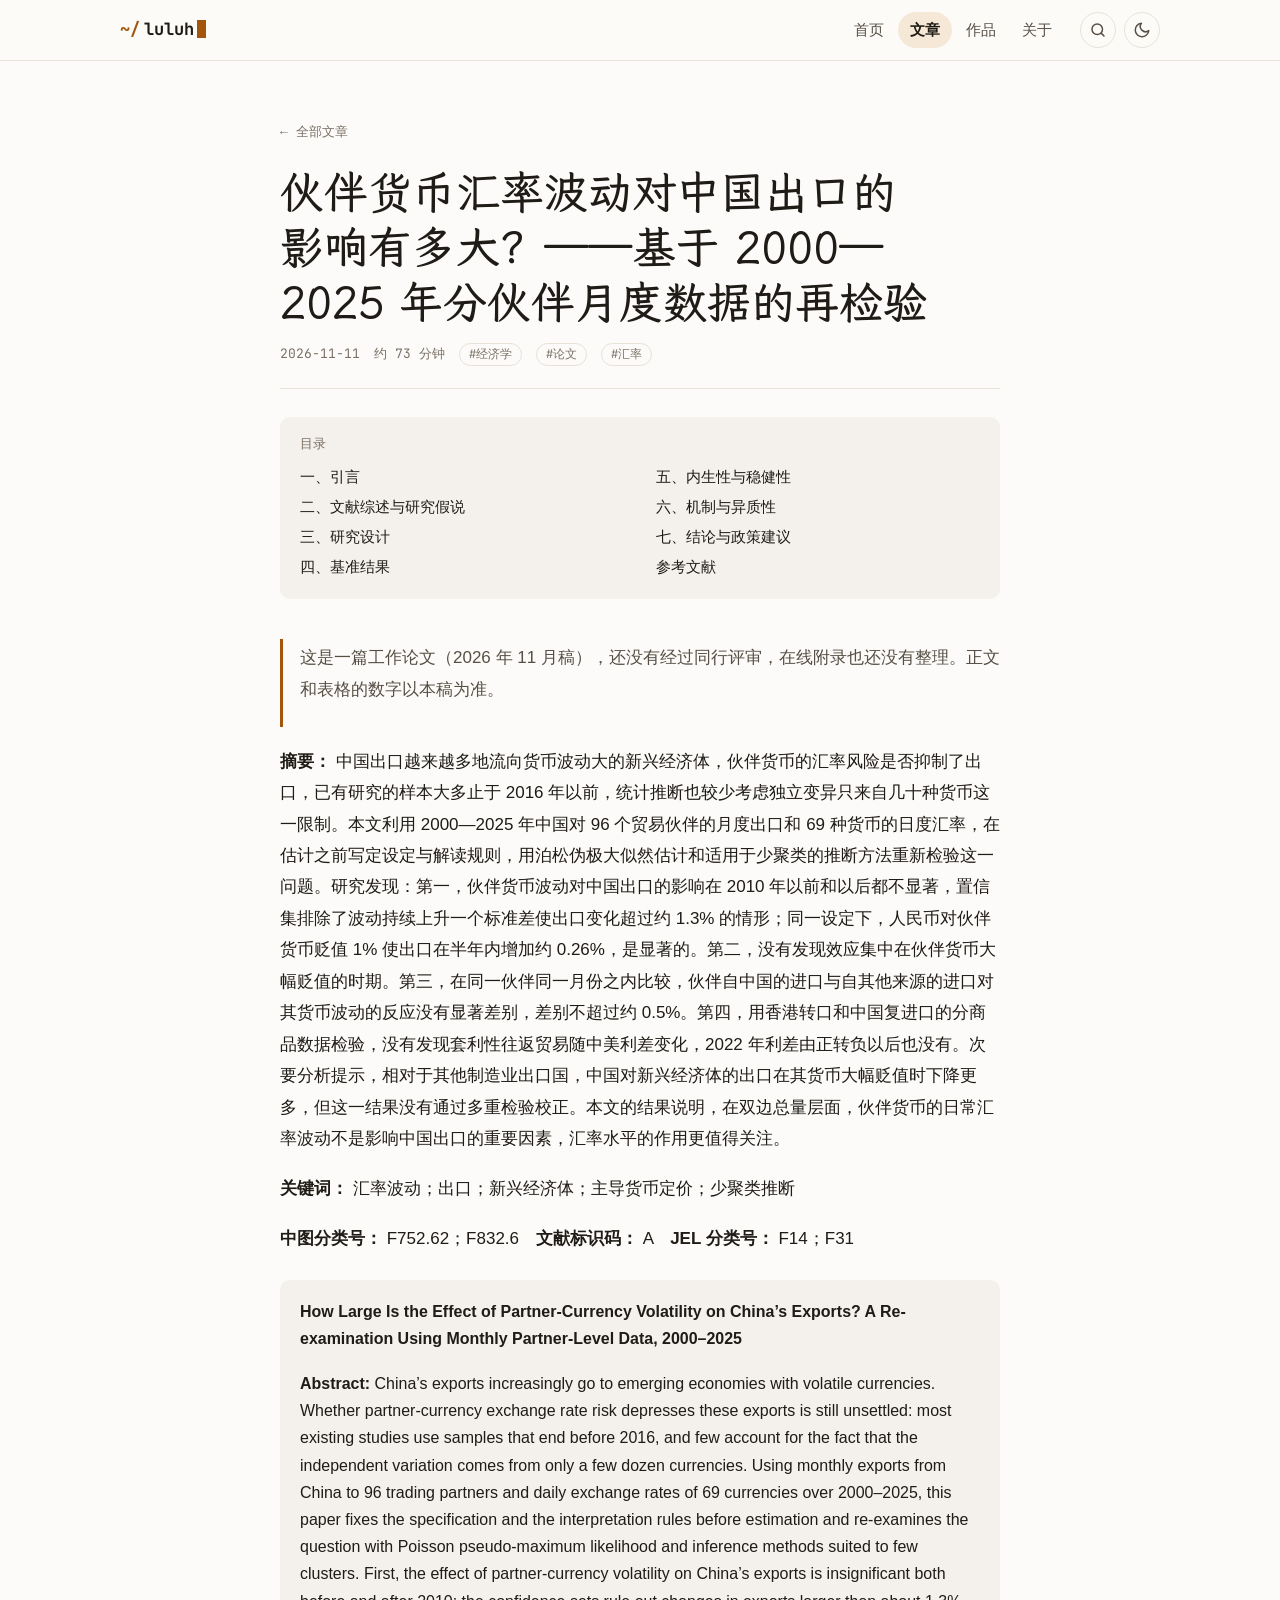
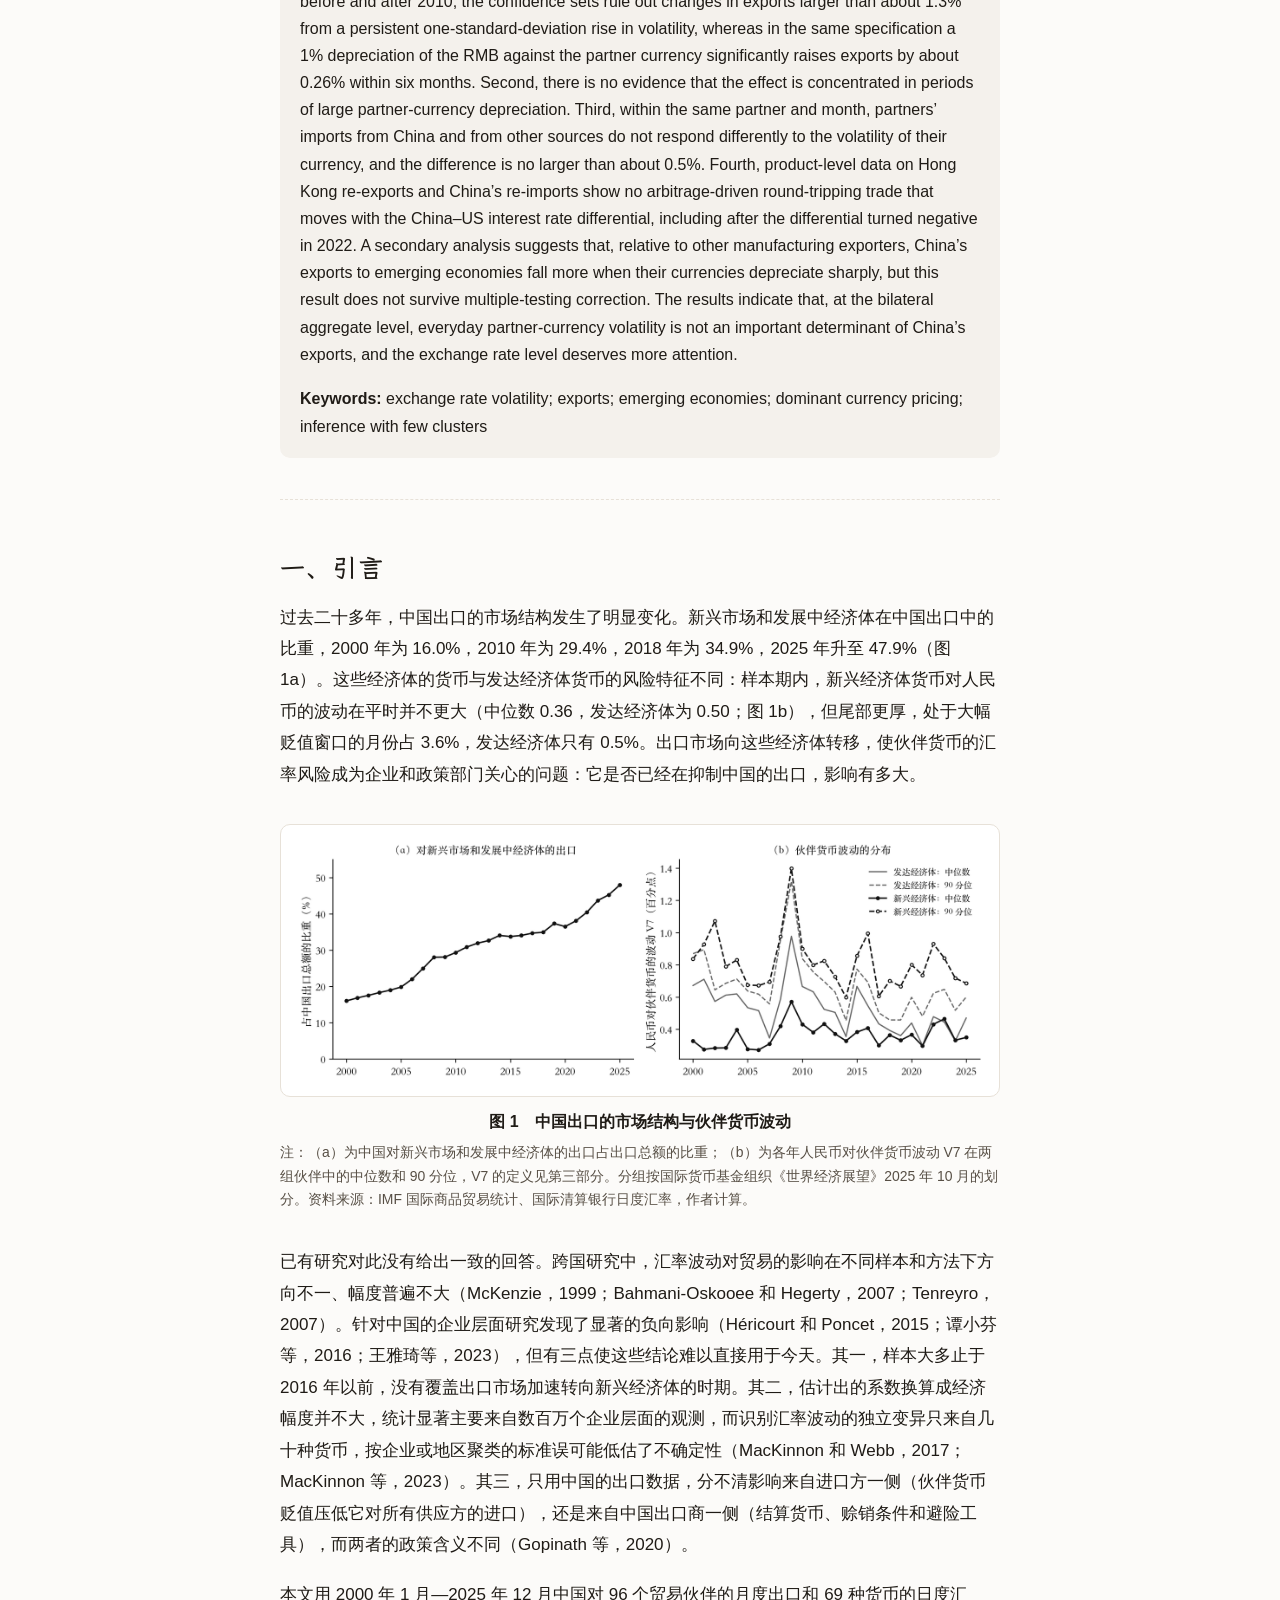
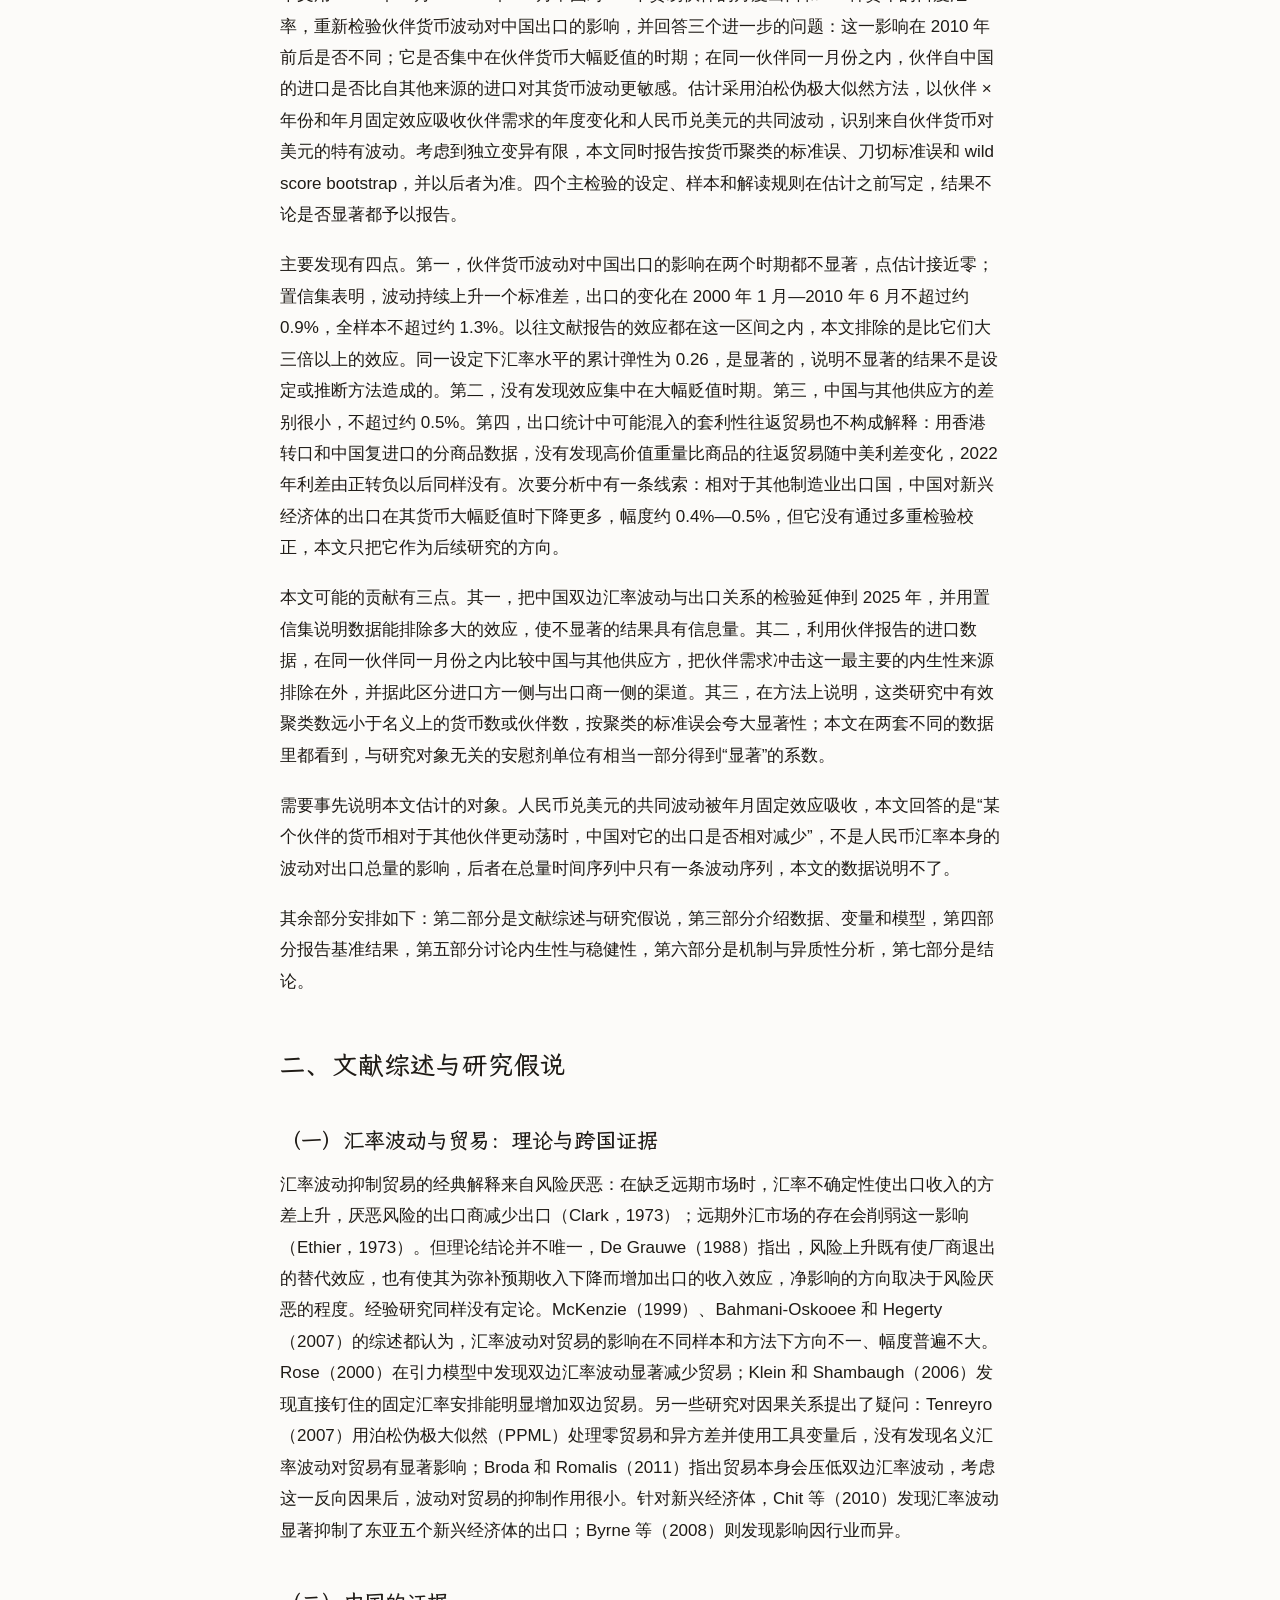
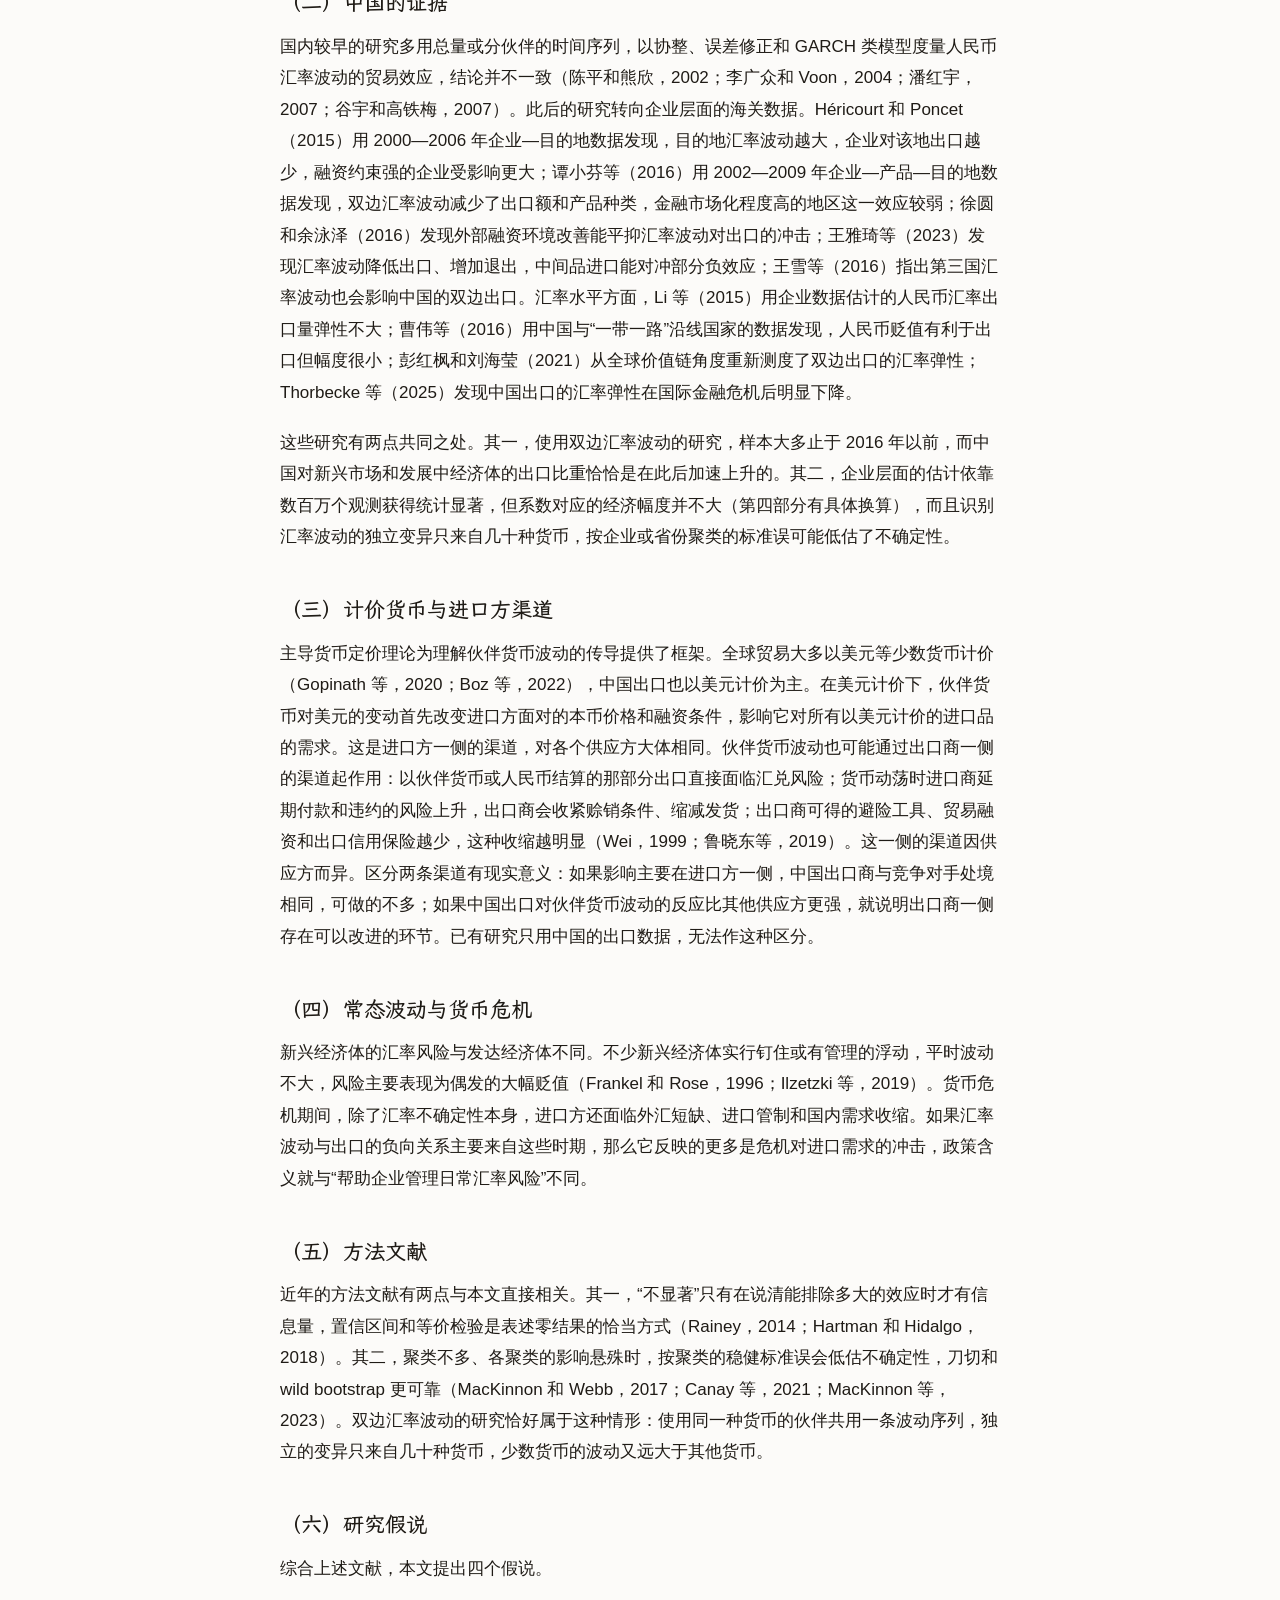
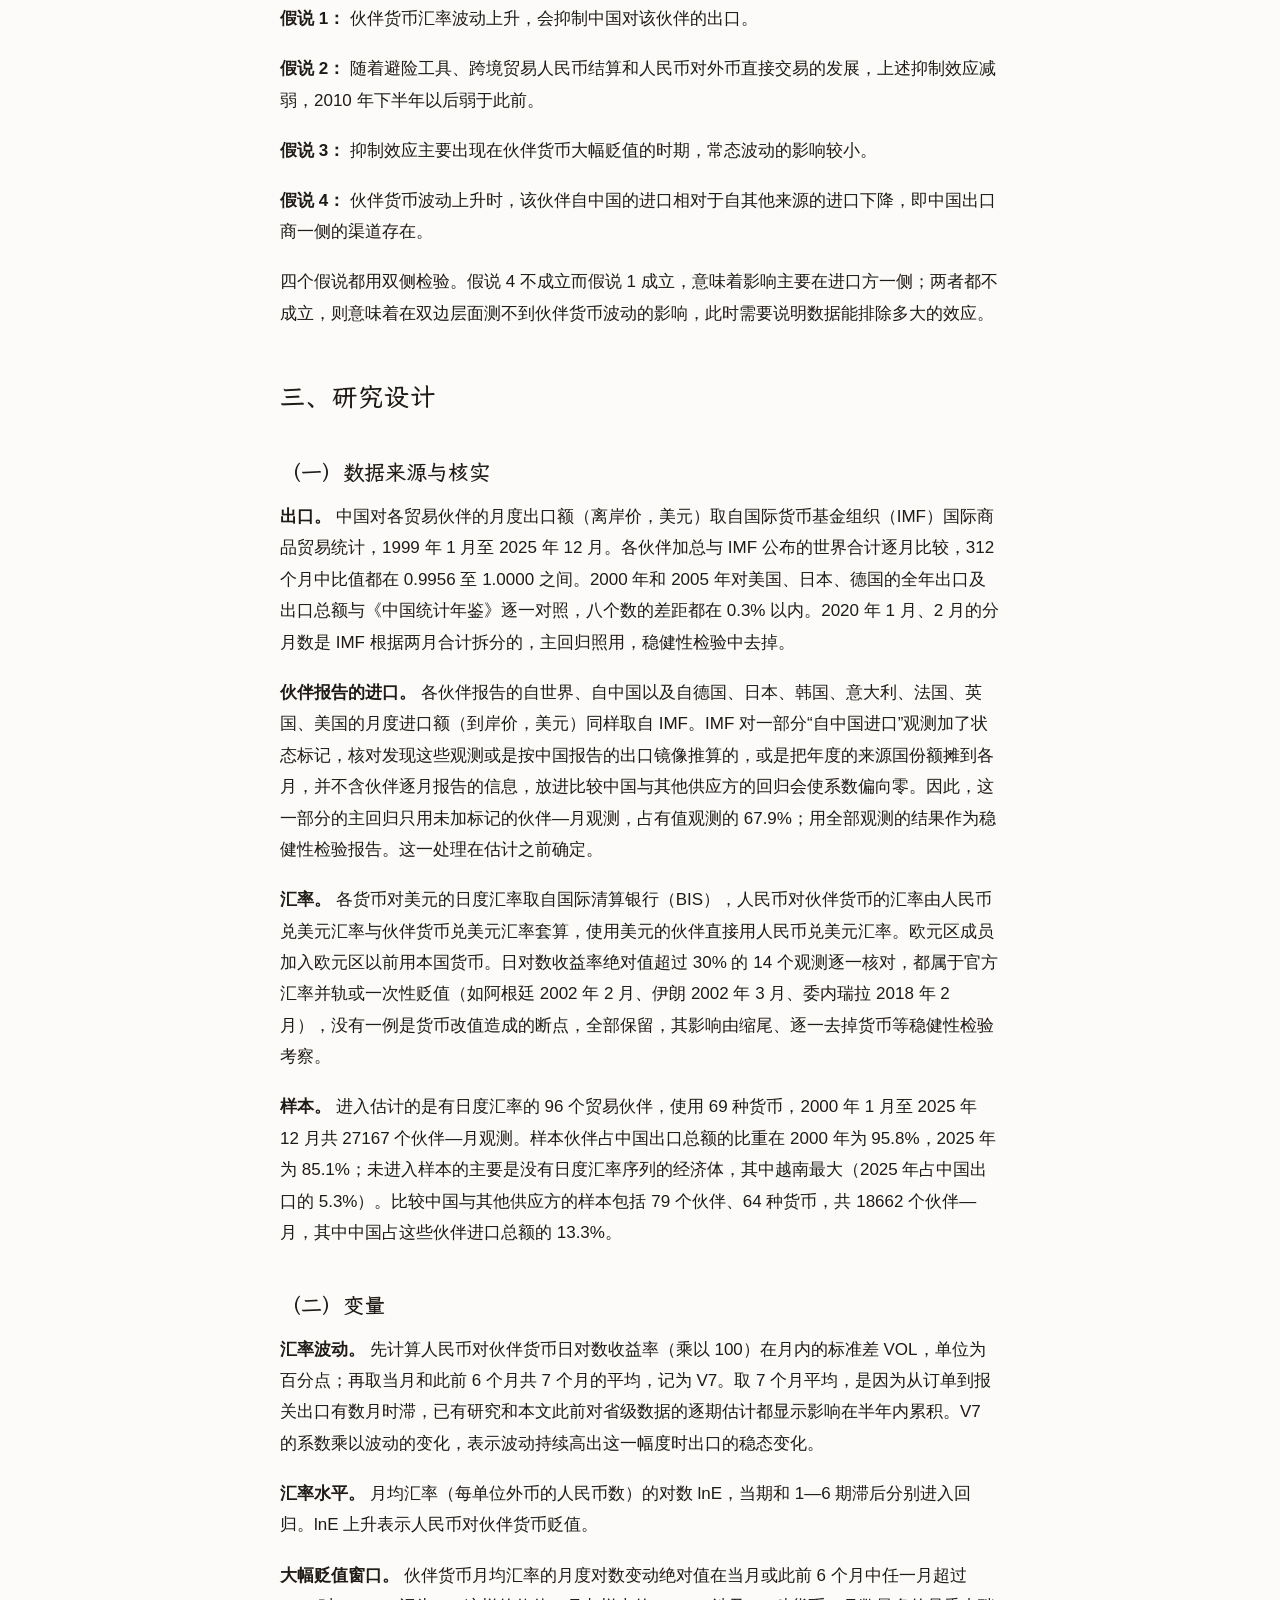
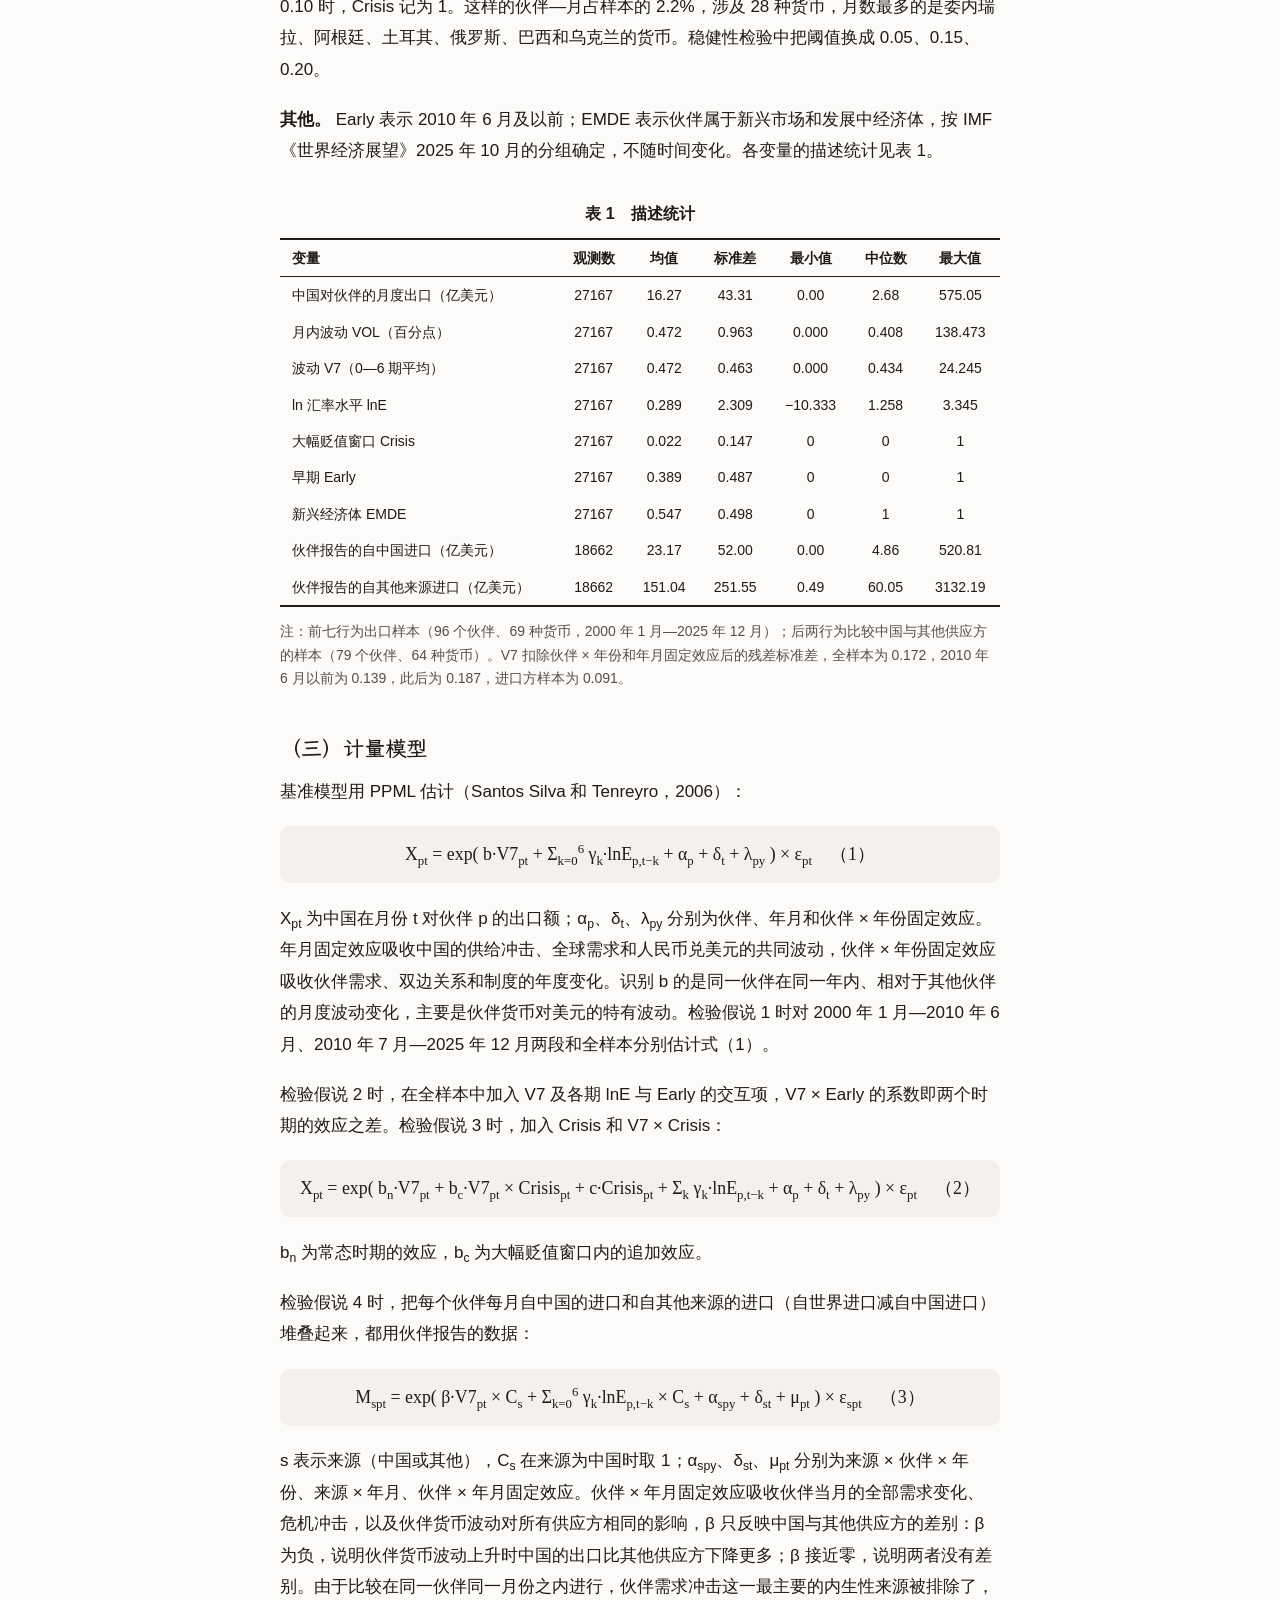
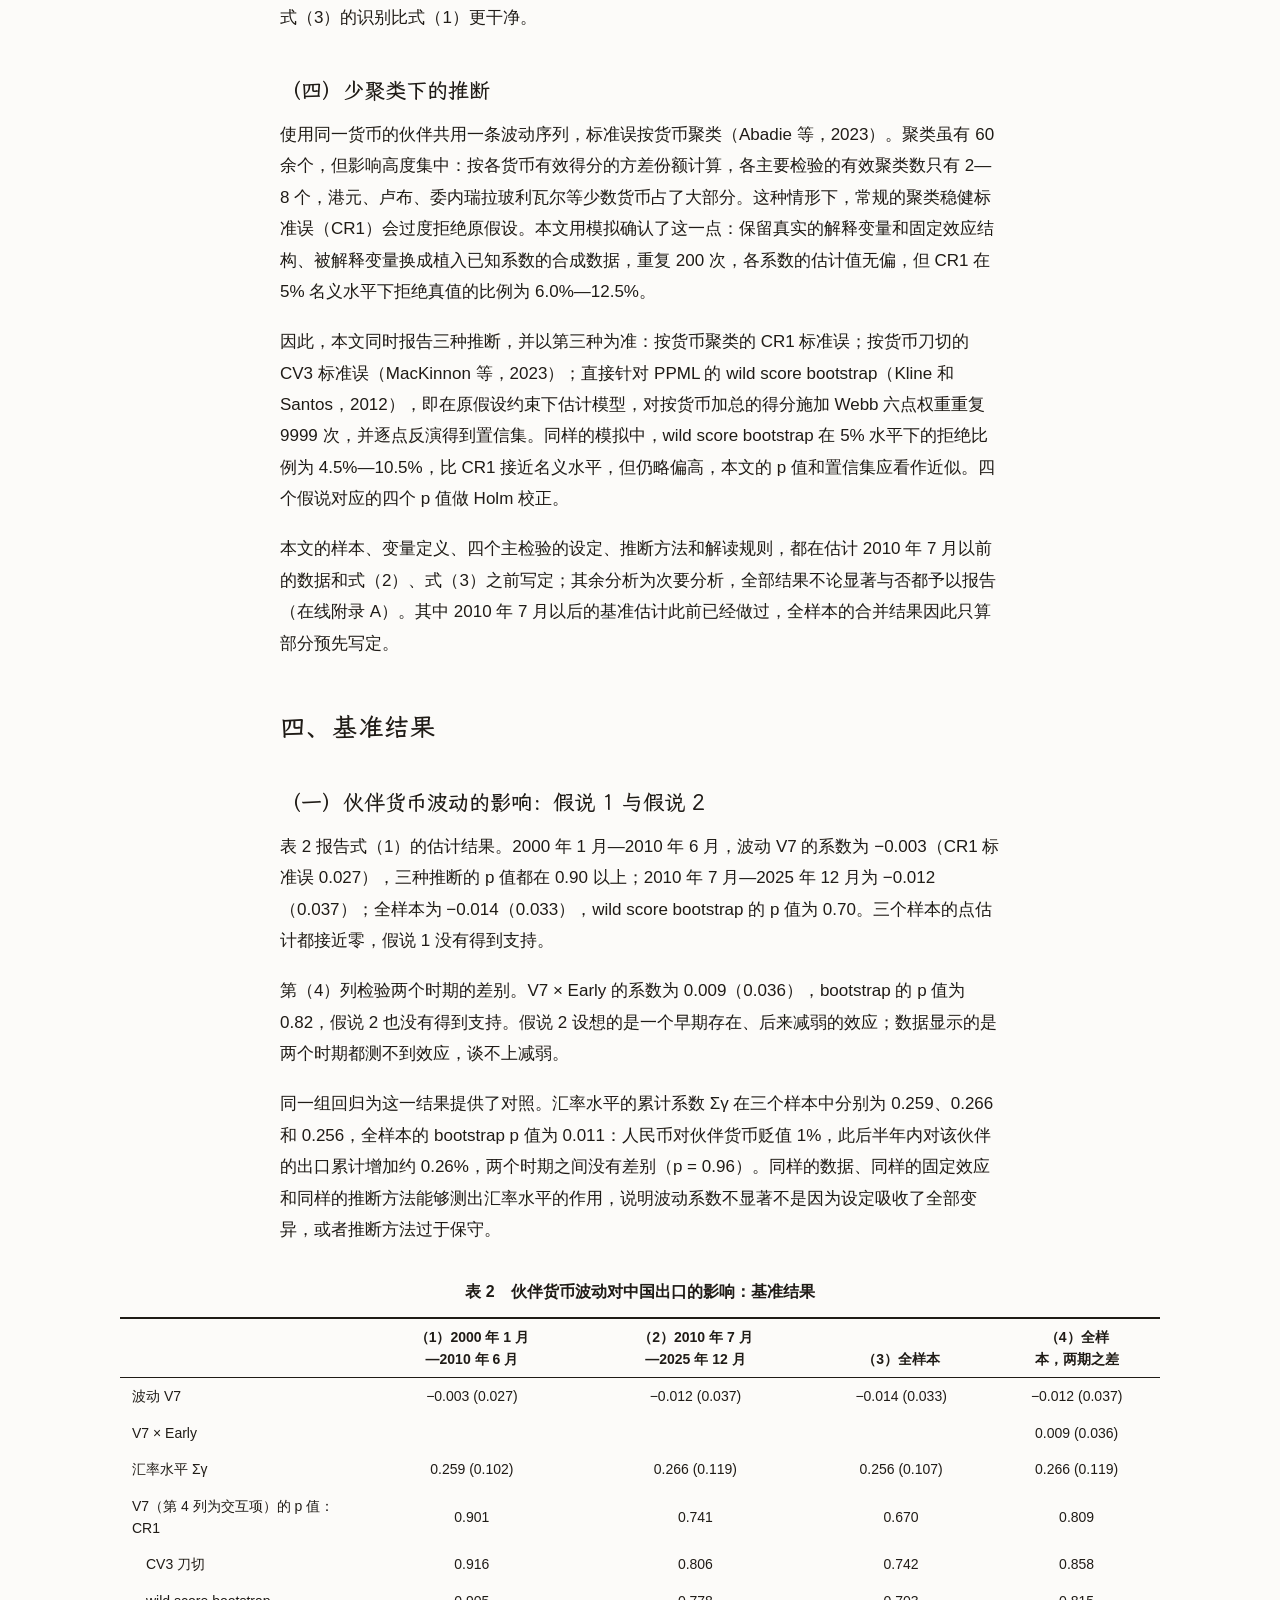
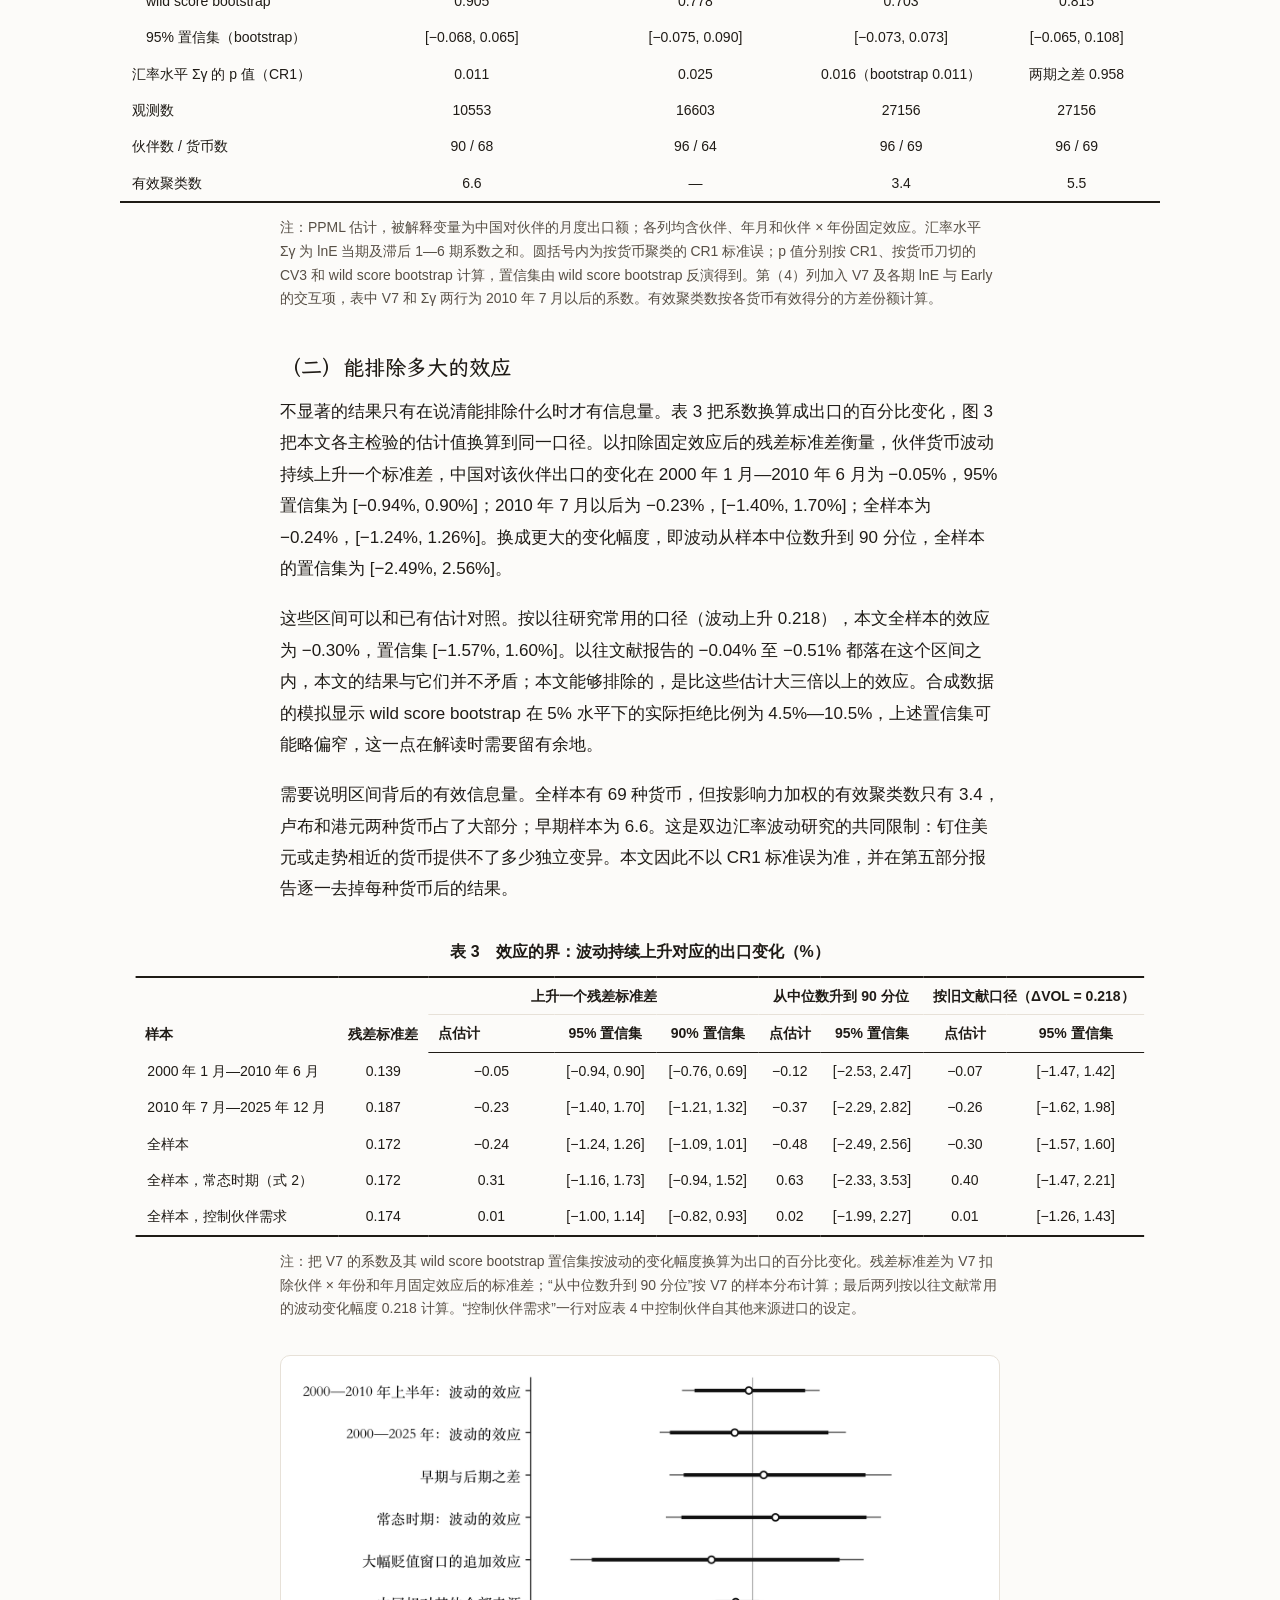
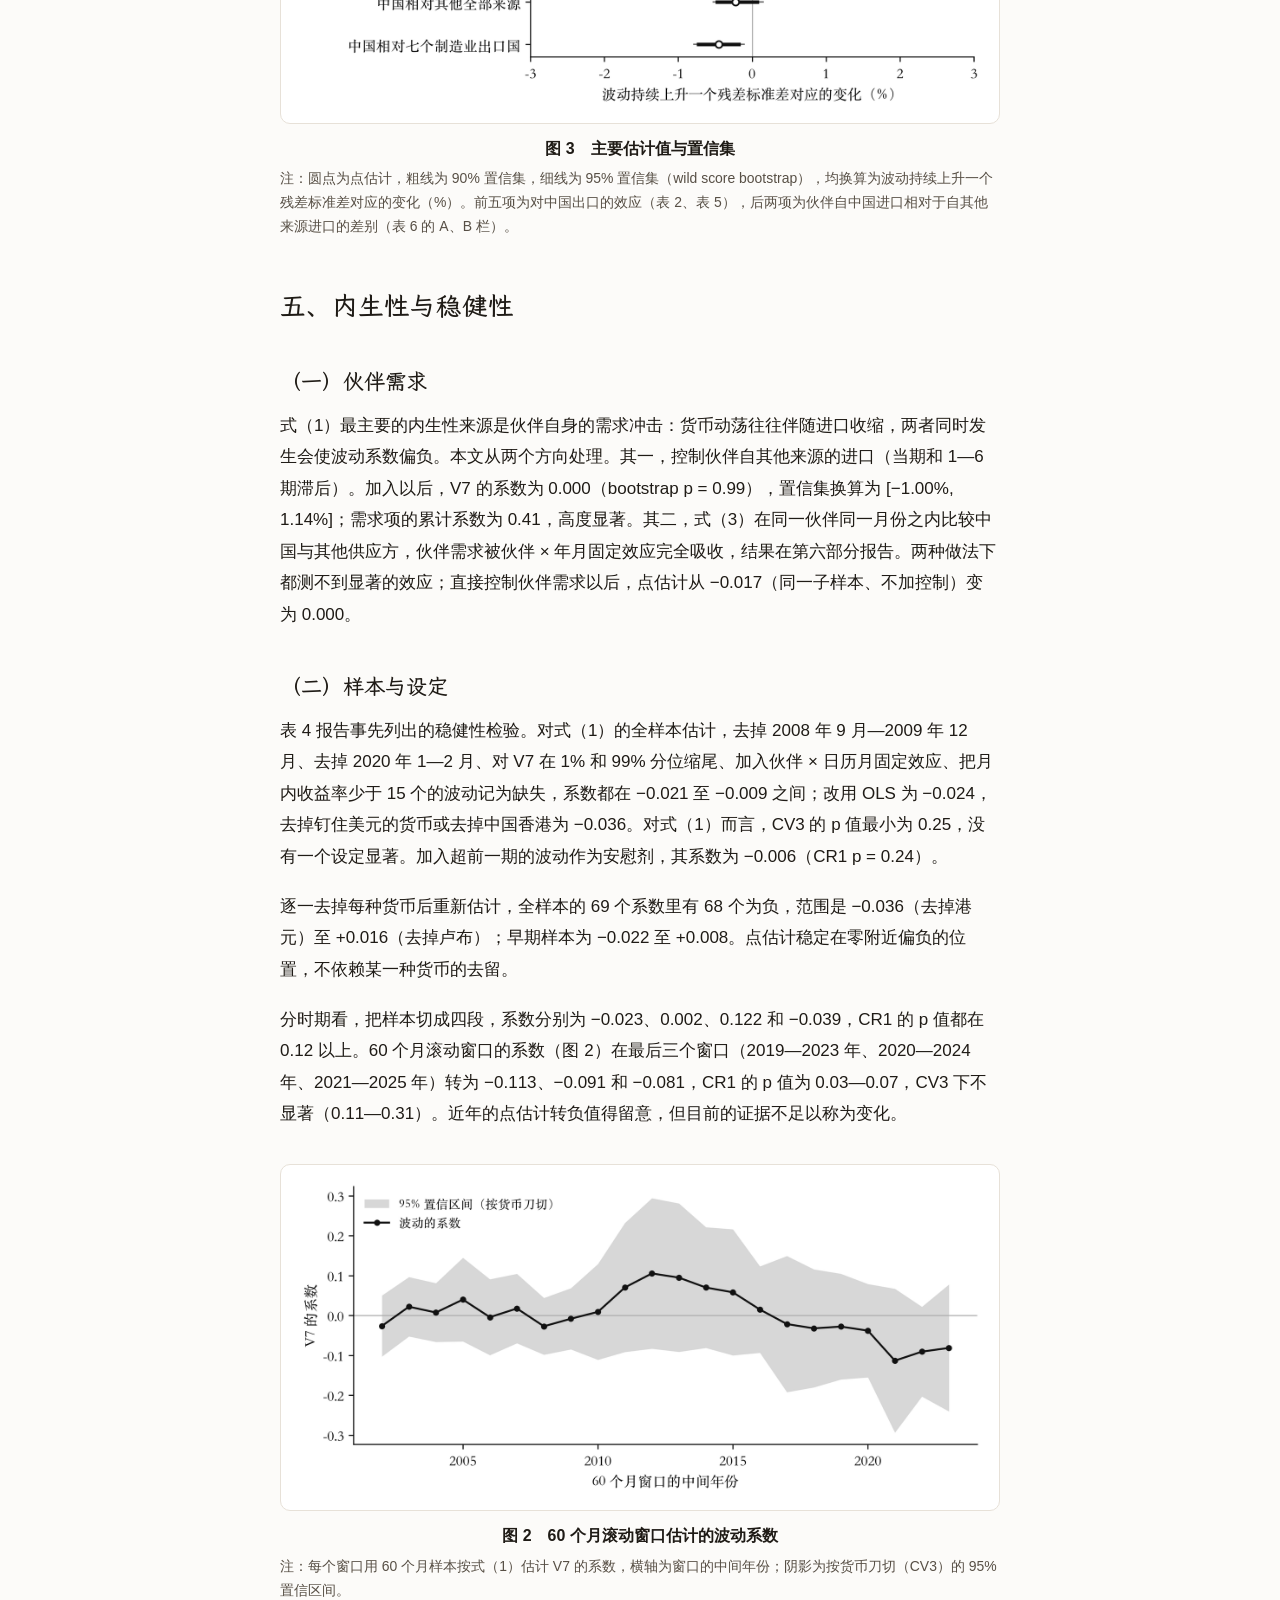
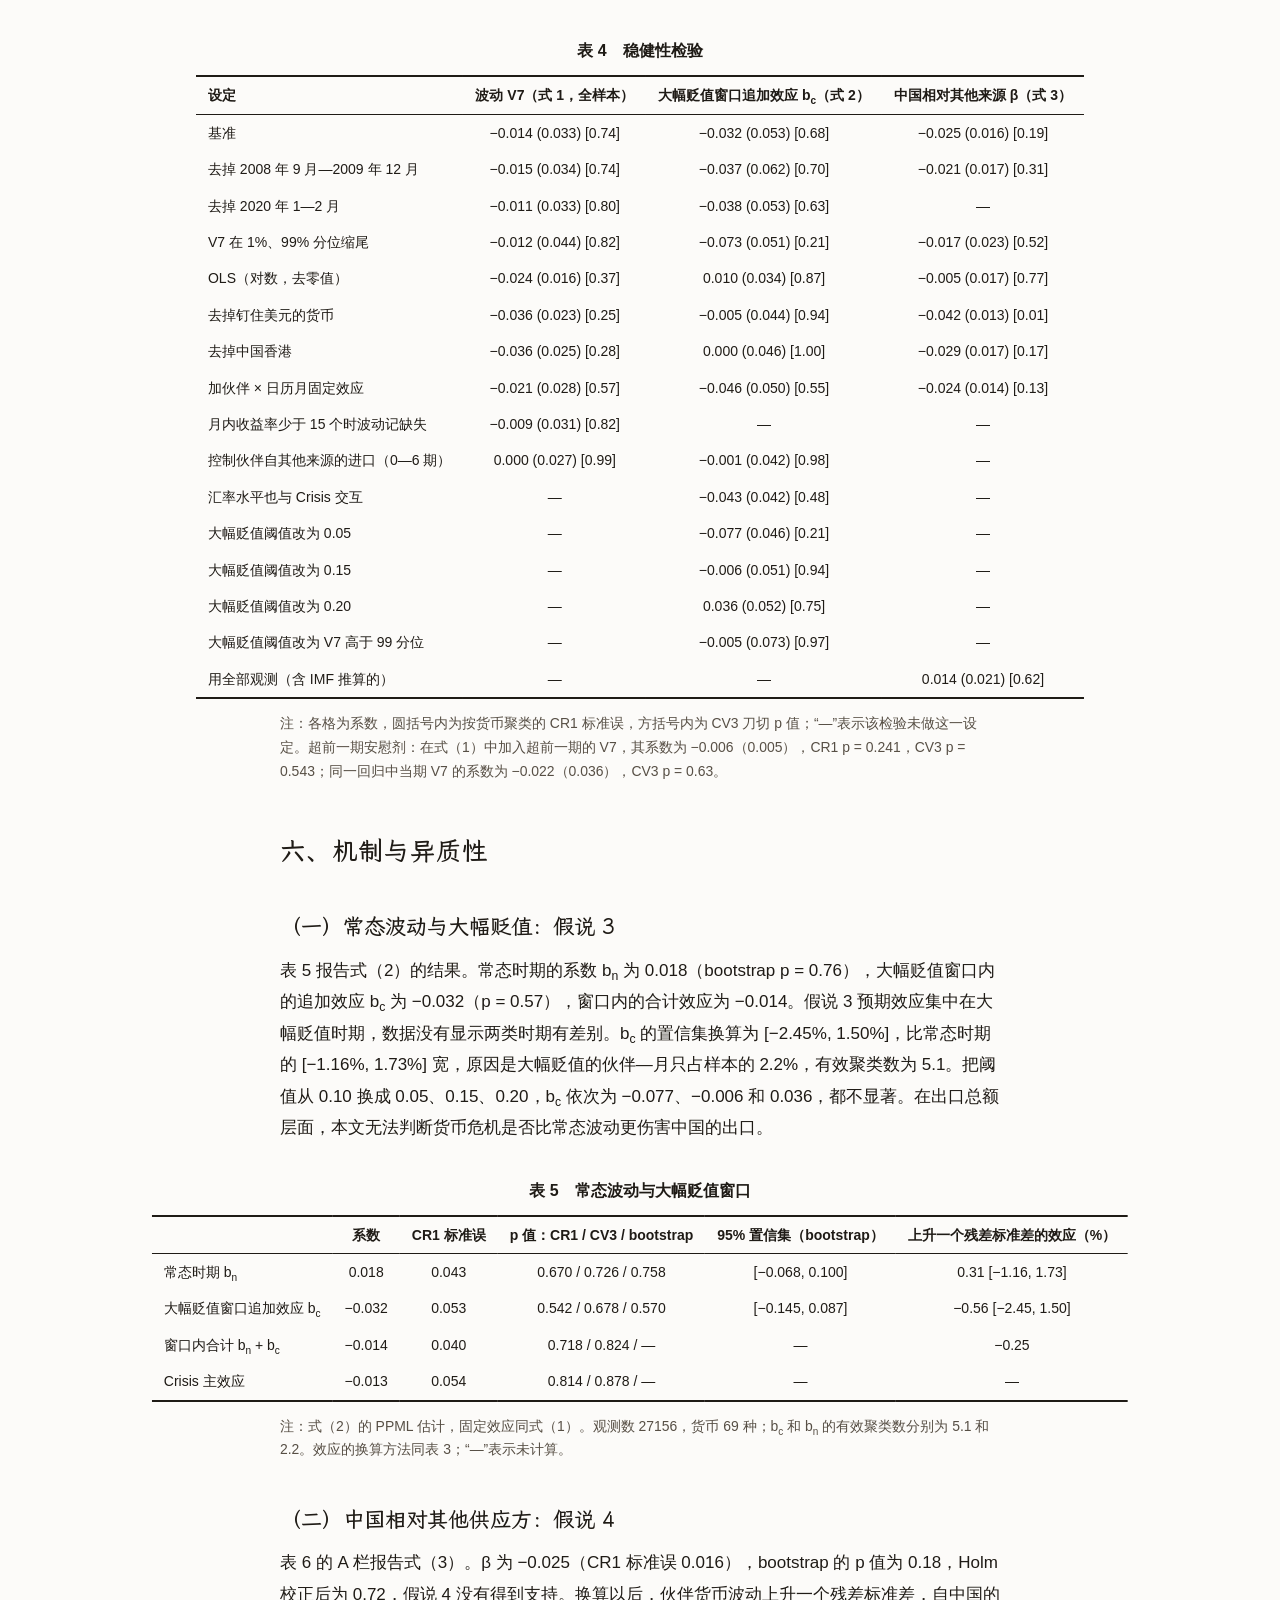
<file: blog/export-volatility-working-paper/index.html>
<!DOCTYPE html><html lang="zh-CN"> <head><meta charset="utf-8"><meta name="viewport" content="width=device-width, initial-scale=1"><title>伙伴货币汇率波动对中国出口的影响有多大？——基于 2000—2025 年分伙伴月度数据的再检验 · 撸撸黄 LuluH</title><meta name="description" content="用 2000—2025 年中国对 96 个贸易伙伴的月度出口和 69 种货币的日度汇率，重新检验伙伴货币汇率波动对中国出口的影响。"><link rel="canonical" href="https://luluh.top/blog/export-volatility-working-paper/"><meta property="og:type" content="article"><meta property="og:site_name" content="撸撸黄 LuluH"><meta property="og:locale" content="zh_CN"><meta property="og:url" content="https://luluh.top/blog/export-volatility-working-paper/"><meta property="og:title" content="伙伴货币汇率波动对中国出口的影响有多大？——基于 2000—2025 年分伙伴月度数据的再检验 · 撸撸黄 LuluH"><meta property="og:description" content="用 2000—2025 年中国对 96 个贸易伙伴的月度出口和 69 种货币的日度汇率，重新检验伙伴货币汇率波动对中国出口的影响。"><meta property="og:image" content="https://luluh.top/og-image.jpg"><meta name="twitter:card" content="summary_large_image"><meta name="twitter:title" content="伙伴货币汇率波动对中国出口的影响有多大？——基于 2000—2025 年分伙伴月度数据的再检验 · 撸撸黄 LuluH"><meta name="twitter:description" content="用 2000—2025 年中国对 96 个贸易伙伴的月度出口和 69 种货币的日度汇率，重新检验伙伴货币汇率波动对中国出口的影响。"><meta name="twitter:image" content="https://luluh.top/og-image.jpg"><link rel="icon" type="image/png" sizes="32x32" href="/favicon.png"><link rel="apple-touch-icon" href="/apple-touch-icon.png"><link rel="alternate" type="application/rss+xml" title="撸撸黄 LuluH" href="https://luluh.top/rss.xml"><link rel="sitemap" href="https://luluh.top/sitemap-index.xml"><link rel="preload" href="/fonts/jetbrains-mono-latin-700-normal.woff2" as="font" type="font/woff2" crossorigin><meta name="theme-color" content="#171513" media="(prefers-color-scheme: dark)"><meta name="theme-color" content="#fcfbf9" media="(prefers-color-scheme: light)"><!-- 在页面画出来之前定好深浅色，避免先闪一下白底 --><script>
      (function () {
        var t = null;
        try { t = localStorage.getItem('theme'); } catch (e) {}
        if (t !== 'light' && t !== 'dark') {
          t = window.matchMedia('(prefers-color-scheme: light)').matches ? 'light' : 'dark';
        }
        document.documentElement.dataset.theme = t;
      })();
    </script><!-- 旧站链接兼容：/#/blog?id=post03 → /blog/how-stocks-work/ --><script>(function(){const legacyMap = {"post07":"/blog/expo-practice-script/","post03":"/blog/how-stocks-work/","post02":"/blog/html-to-word/","post05":"/blog/stock-trading-rules/","post04":"/blog/stock-terms/","post06":"/blog/chaoxing-copy/","post01":"/blog/pip-access-denied/"};

      (function () {
        var h = location.hash;
        if (h.indexOf('#/') !== 0) return;
        var m = h.match(/^#\/blog\?(?:.*&)?id=([^&]+)/);
        var to = '/';
        if (m && legacyMap[m[1]]) to = legacyMap[m[1]];
        else if (/^#\/blog/.test(h)) to = '/blog/';
        else if (/^#\/(homework|projects)/.test(h)) to = '/works/';
        location.replace(to);
      })();
    })();</script><link rel="stylesheet" href="/_astro/about.BZYzJcG6.css"></head> <body> <a class="skip-link" href="#main">跳到正文</a> <header class="site-header"> <div class="wrap"> <a href="https://luluh.top/" class="logo mono" aria-label="撸撸黄 LuluH 首页"> <span class="prompt">~/</span>luluh<span class="cursor" aria-hidden="true"></span> </a> <nav class="nav mono" aria-label="主导航"> <a href="https://luluh.top/">首页</a><a href="https://luluh.top/blog/" aria-current="page">文章</a><a href="https://luluh.top/works/">作品</a><a href="https://luluh.top/about/">关于</a> </nav> <div class="header-actions"> <a class="icon-btn" href="https://luluh.top/search/" aria-label="搜索"> <svg viewBox="0 0 24 24" fill="none" stroke="currentColor" stroke-width="2" stroke-linecap="round" stroke-linejoin="round"><circle cx="11" cy="11" r="7"></circle><path d="m20 20-3.5-3.5"></path></svg> </a> <button class="icon-btn" id="theme-toggle" type="button" aria-label="切换深色/浅色"> <svg class="theme-icon-moon" viewBox="0 0 24 24" fill="none" stroke="currentColor" stroke-width="2" stroke-linecap="round" stroke-linejoin="round"><path d="M21 12.8A9 9 0 1 1 11.2 3a7 7 0 0 0 9.8 9.8z"></path></svg> <svg class="theme-icon-sun" viewBox="0 0 24 24" fill="none" stroke="currentColor" stroke-width="2" stroke-linecap="round" stroke-linejoin="round"><circle cx="12" cy="12" r="4"></circle><path d="M12 2v2M12 20v2M4.9 4.9l1.4 1.4M17.7 17.7l1.4 1.4M2 12h2M20 12h2M4.9 19.1l1.4-1.4M17.7 6.3l1.4-1.4"></path></svg> </button> </div> </div> </header> <main id="main">  <article class="wrap-narrow" data-pagefind-body> <a class="back-link mono" href="https://luluh.top/blog/" data-pagefind-ignore>← 全部文章</a> <header class="post-head"> <h1 class="page-title">伙伴货币汇率波动对中国出口的影响有多大？——基于 2000—2025 年分伙伴月度数据的再检验</h1> <div class="post-meta mono" data-pagefind-ignore> <time datetime="2026-11-11T00:00:00.000Z">2026-11-11</time> <span>约 73 分钟</span> <a class="tag" href="https://luluh.top/tags/经济学/">#经济学</a><a class="tag" href="https://luluh.top/tags/论文/">#论文</a><a class="tag" href="https://luluh.top/tags/汇率/">#汇率</a> </div> </header> <nav class="toc" aria-label="本文目录" data-pagefind-ignore> <p class="toc-title">目录</p> <ul> <li><a href="#一引言">一、引言</a></li><li><a href="#二文献综述与研究假说">二、文献综述与研究假说</a></li><li><a href="#三研究设计">三、研究设计</a></li><li><a href="#四基准结果">四、基准结果</a></li><li><a href="#五内生性与稳健性">五、内生性与稳健性</a></li><li><a href="#六机制与异质性">六、机制与异质性</a></li><li><a href="#七结论与政策建议">七、结论与政策建议</a></li><li><a href="#参考文献">参考文献</a></li> </ul> </nav> <div class="prose paper"> <blockquote>
<p>这是一篇工作论文（2026 年 11 月稿），还没有经过同行评审，在线附录也还没有整理。正文和表格的数字以本稿为准。</p>
</blockquote>
<p><strong>摘要：</strong> 中国出口越来越多地流向货币波动大的新兴经济体，伙伴货币的汇率风险是否抑制了出口，已有研究的样本大多止于 2016 年以前，统计推断也较少考虑独立变异只来自几十种货币这一限制。本文利用 2000—2025 年中国对 96 个贸易伙伴的月度出口和 69 种货币的日度汇率，在估计之前写定设定与解读规则，用泊松伪极大似然估计和适用于少聚类的推断方法重新检验这一问题。研究发现：第一，伙伴货币波动对中国出口的影响在 2010 年以前和以后都不显著，置信集排除了波动持续上升一个标准差使出口变化超过约 1.3% 的情形；同一设定下，人民币对伙伴货币贬值 1% 使出口在半年内增加约 0.26%，是显著的。第二，没有发现效应集中在伙伴货币大幅贬值的时期。第三，在同一伙伴同一月份之内比较，伙伴自中国的进口与自其他来源的进口对其货币波动的反应没有显著差别，差别不超过约 0.5%。第四，用香港转口和中国复进口的分商品数据检验，没有发现套利性往返贸易随中美利差变化，2022 年利差由正转负以后也没有。次要分析提示，相对于其他制造业出口国，中国对新兴经济体的出口在其货币大幅贬值时下降更多，但这一结果没有通过多重检验校正。本文的结果说明，在双边总量层面，伙伴货币的日常汇率波动不是影响中国出口的重要因素，汇率水平的作用更值得关注。</p>
<p><strong>关键词：</strong> 汇率波动；出口；新兴经济体；主导货币定价；少聚类推断</p>
<p><strong>中图分类号：</strong> F752.62；F832.6　<strong>文献标识码：</strong> A　<strong>JEL 分类号：</strong> F14；F31</p>
<div class="paper-en">
<p><strong>How Large Is the Effect of Partner-Currency Volatility on China’s Exports? A Re-examination Using Monthly Partner-Level Data, 2000–2025</strong></p>
<p><strong>Abstract:</strong> China’s exports increasingly go to emerging economies with volatile currencies. Whether partner-currency exchange rate risk depresses these exports is still unsettled: most existing studies use samples that end before 2016, and few account for the fact that the independent variation comes from only a few dozen currencies. Using monthly exports from China to 96 trading partners and daily exchange rates of 69 currencies over 2000–2025, this paper fixes the specification and the interpretation rules before estimation and re-examines the question with Poisson pseudo-maximum likelihood and inference methods suited to few clusters. First, the effect of partner-currency volatility on China’s exports is insignificant both before and after 2010; the confidence sets rule out changes in exports larger than about 1.3% from a persistent one-standard-deviation rise in volatility, whereas in the same specification a 1% depreciation of the RMB against the partner currency significantly raises exports by about 0.26% within six months. Second, there is no evidence that the effect is concentrated in periods of large partner-currency depreciation. Third, within the same partner and month, partners’ imports from China and from other sources do not respond differently to the volatility of their currency, and the difference is no larger than about 0.5%. Fourth, product-level data on Hong Kong re-exports and China’s re-imports show no arbitrage-driven round-tripping trade that moves with the China–US interest rate differential, including after the differential turned negative in 2022. A secondary analysis suggests that, relative to other manufacturing exporters, China’s exports to emerging economies fall more when their currencies depreciate sharply, but this result does not survive multiple-testing correction. The results indicate that, at the bilateral aggregate level, everyday partner-currency volatility is not an important determinant of China’s exports, and the exchange rate level deserves more attention.</p>
<p><strong>Keywords:</strong> exchange rate volatility; exports; emerging economies; dominant currency pricing; inference with few clusters</p>
</div>
<hr>
<h2 id="一引言">一、引言</h2>
<p>过去二十多年，中国出口的市场结构发生了明显变化。新兴市场和发展中经济体在中国出口中的比重，2000 年为 16.0%，2010 年为 29.4%，2018 年为 34.9%，2025 年升至 47.9%（图 1a）。这些经济体的货币与发达经济体货币的风险特征不同：样本期内，新兴经济体货币对人民币的波动在平时并不更大（中位数 0.36，发达经济体为 0.50；图 1b），但尾部更厚，处于大幅贬值窗口的月份占 3.6%，发达经济体只有 0.5%。出口市场向这些经济体转移，使伙伴货币的汇率风险成为企业和政策部门关心的问题：它是否已经在抑制中国的出口，影响有多大。</p>
<figure class="paper-figure" id="fig1">
<img src="/img/export-volatility/fig1.png" alt="图 1　中国出口的市场结构与伙伴货币波动" width="1600" loading="lazy">
<figcaption><span class="cap">图 1　中国出口的市场结构与伙伴货币波动</span><span class="note">注：（a）为中国对新兴市场和发展中经济体的出口占出口总额的比重；（b）为各年人民币对伙伴货币波动 V7 在两组伙伴中的中位数和 90 分位，V7 的定义见第三部分。分组按国际货币基金组织《世界经济展望》2025 年 10 月的划分。资料来源：IMF 国际商品贸易统计、国际清算银行日度汇率，作者计算。</span></figcaption>
</figure>
<p>已有研究对此没有给出一致的回答。跨国研究中，汇率波动对贸易的影响在不同样本和方法下方向不一、幅度普遍不大（McKenzie，1999；Bahmani-Oskooee 和 Hegerty，2007；Tenreyro，2007）。针对中国的企业层面研究发现了显著的负向影响（Héricourt 和 Poncet，2015；谭小芬等，2016；王雅琦等，2023），但有三点使这些结论难以直接用于今天。其一，样本大多止于 2016 年以前，没有覆盖出口市场加速转向新兴经济体的时期。其二，估计出的系数换算成经济幅度并不大，统计显著主要来自数百万个企业层面的观测，而识别汇率波动的独立变异只来自几十种货币，按企业或地区聚类的标准误可能低估了不确定性（MacKinnon 和 Webb，2017；MacKinnon 等，2023）。其三，只用中国的出口数据，分不清影响来自进口方一侧（伙伴货币贬值压低它对所有供应方的进口），还是来自中国出口商一侧（结算货币、赊销条件和避险工具），而两者的政策含义不同（Gopinath 等，2020）。</p>
<p>本文用 2000 年 1 月—2025 年 12 月中国对 96 个贸易伙伴的月度出口和 69 种货币的日度汇率，重新检验伙伴货币波动对中国出口的影响，并回答三个进一步的问题：这一影响在 2010 年前后是否不同；它是否集中在伙伴货币大幅贬值的时期；在同一伙伴同一月份之内，伙伴自中国的进口是否比自其他来源的进口对其货币波动更敏感。估计采用泊松伪极大似然方法，以伙伴 × 年份和年月固定效应吸收伙伴需求的年度变化和人民币兑美元的共同波动，识别来自伙伴货币对美元的特有波动。考虑到独立变异有限，本文同时报告按货币聚类的标准误、刀切标准误和 wild score bootstrap，并以后者为准。四个主检验的设定、样本和解读规则在估计之前写定，结果不论是否显著都予以报告。</p>
<p>主要发现有四点。第一，伙伴货币波动对中国出口的影响在两个时期都不显著，点估计接近零；置信集表明，波动持续上升一个标准差，出口的变化在 2000 年 1 月—2010 年 6 月不超过约 0.9%，全样本不超过约 1.3%。以往文献报告的效应都在这一区间之内，本文排除的是比它们大三倍以上的效应。同一设定下汇率水平的累计弹性为 0.26，是显著的，说明不显著的结果不是设定或推断方法造成的。第二，没有发现效应集中在大幅贬值时期。第三，中国与其他供应方的差别很小，不超过约 0.5%。第四，出口统计中可能混入的套利性往返贸易也不构成解释：用香港转口和中国复进口的分商品数据，没有发现高价值重量比商品的往返贸易随中美利差变化，2022 年利差由正转负以后同样没有。次要分析中有一条线索：相对于其他制造业出口国，中国对新兴经济体的出口在其货币大幅贬值时下降更多，幅度约 0.4%—0.5%，但它没有通过多重检验校正，本文只把它作为后续研究的方向。</p>
<p>本文可能的贡献有三点。其一，把中国双边汇率波动与出口关系的检验延伸到 2025 年，并用置信集说明数据能排除多大的效应，使不显著的结果具有信息量。其二，利用伙伴报告的进口数据，在同一伙伴同一月份之内比较中国与其他供应方，把伙伴需求冲击这一最主要的内生性来源排除在外，并据此区分进口方一侧与出口商一侧的渠道。其三，在方法上说明，这类研究中有效聚类数远小于名义上的货币数或伙伴数，按聚类的标准误会夸大显著性；本文在两套不同的数据里都看到，与研究对象无关的安慰剂单位有相当一部分得到“显著”的系数。</p>
<p>需要事先说明本文估计的对象。人民币兑美元的共同波动被年月固定效应吸收，本文回答的是“某个伙伴的货币相对于其他伙伴更动荡时，中国对它的出口是否相对减少”，不是人民币汇率本身的波动对出口总量的影响，后者在总量时间序列中只有一条波动序列，本文的数据说明不了。</p>
<p>其余部分安排如下：第二部分是文献综述与研究假说，第三部分介绍数据、变量和模型，第四部分报告基准结果，第五部分讨论内生性与稳健性，第六部分是机制与异质性分析，第七部分是结论。</p>
<h2 id="二文献综述与研究假说">二、文献综述与研究假说</h2>
<h3 id="一汇率波动与贸易理论与跨国证据">（一）汇率波动与贸易：理论与跨国证据</h3>
<p>汇率波动抑制贸易的经典解释来自风险厌恶：在缺乏远期市场时，汇率不确定性使出口收入的方差上升，厌恶风险的出口商减少出口（Clark，1973）；远期外汇市场的存在会削弱这一影响（Ethier，1973）。但理论结论并不唯一，De Grauwe（1988）指出，风险上升既有使厂商退出的替代效应，也有使其为弥补预期收入下降而增加出口的收入效应，净影响的方向取决于风险厌恶的程度。经验研究同样没有定论。McKenzie（1999）、Bahmani-Oskooee 和 Hegerty（2007）的综述都认为，汇率波动对贸易的影响在不同样本和方法下方向不一、幅度普遍不大。Rose（2000）在引力模型中发现双边汇率波动显著减少贸易；Klein 和 Shambaugh（2006）发现直接钉住的固定汇率安排能明显增加双边贸易。另一些研究对因果关系提出了疑问：Tenreyro（2007）用泊松伪极大似然（PPML）处理零贸易和异方差并使用工具变量后，没有发现名义汇率波动对贸易有显著影响；Broda 和 Romalis（2011）指出贸易本身会压低双边汇率波动，考虑这一反向因果后，波动对贸易的抑制作用很小。针对新兴经济体，Chit 等（2010）发现汇率波动显著抑制了东亚五个新兴经济体的出口；Byrne 等（2008）则发现影响因行业而异。</p>
<h3 id="二中国的证据">（二）中国的证据</h3>
<p>国内较早的研究多用总量或分伙伴的时间序列，以协整、误差修正和 GARCH 类模型度量人民币汇率波动的贸易效应，结论并不一致（陈平和熊欣，2002；李广众和 Voon，2004；潘红宇，2007；谷宇和高铁梅，2007）。此后的研究转向企业层面的海关数据。Héricourt 和 Poncet（2015）用 2000—2006 年企业—目的地数据发现，目的地汇率波动越大，企业对该地出口越少，融资约束强的企业受影响更大；谭小芬等（2016）用 2002—2009 年企业—产品—目的地数据发现，双边汇率波动减少了出口额和产品种类，金融市场化程度高的地区这一效应较弱；徐圆和余泳泽（2016）发现外部融资环境改善能平抑汇率波动对出口的冲击；王雅琦等（2023）发现汇率波动降低出口、增加退出，中间品进口能对冲部分负效应；王雪等（2016）指出第三国汇率波动也会影响中国的双边出口。汇率水平方面，Li 等（2015）用企业数据估计的人民币汇率出口量弹性不大；曹伟等（2016）用中国与“一带一路”沿线国家的数据发现，人民币贬值有利于出口但幅度很小；彭红枫和刘海莹（2021）从全球价值链角度重新测度了双边出口的汇率弹性；Thorbecke 等（2025）发现中国出口的汇率弹性在国际金融危机后明显下降。</p>
<p>这些研究有两点共同之处。其一，使用双边汇率波动的研究，样本大多止于 2016 年以前，而中国对新兴市场和发展中经济体的出口比重恰恰是在此后加速上升的。其二，企业层面的估计依靠数百万个观测获得统计显著，但系数对应的经济幅度并不大（第四部分有具体换算），而且识别汇率波动的独立变异只来自几十种货币，按企业或省份聚类的标准误可能低估了不确定性。</p>
<h3 id="三计价货币与进口方渠道">（三）计价货币与进口方渠道</h3>
<p>主导货币定价理论为理解伙伴货币波动的传导提供了框架。全球贸易大多以美元等少数货币计价（Gopinath 等，2020；Boz 等，2022），中国出口也以美元计价为主。在美元计价下，伙伴货币对美元的变动首先改变进口方面对的本币价格和融资条件，影响它对所有以美元计价的进口品的需求。这是进口方一侧的渠道，对各个供应方大体相同。伙伴货币波动也可能通过出口商一侧的渠道起作用：以伙伴货币或人民币结算的那部分出口直接面临汇兑风险；货币动荡时进口商延期付款和违约的风险上升，出口商会收紧赊销条件、缩减发货；出口商可得的避险工具、贸易融资和出口信用保险越少，这种收缩越明显（Wei，1999；鲁晓东等，2019）。这一侧的渠道因供应方而异。区分两条渠道有现实意义：如果影响主要在进口方一侧，中国出口商与竞争对手处境相同，可做的不多；如果中国出口对伙伴货币波动的反应比其他供应方更强，就说明出口商一侧存在可以改进的环节。已有研究只用中国的出口数据，无法作这种区分。</p>
<h3 id="四常态波动与货币危机">（四）常态波动与货币危机</h3>
<p>新兴经济体的汇率风险与发达经济体不同。不少新兴经济体实行钉住或有管理的浮动，平时波动不大，风险主要表现为偶发的大幅贬值（Frankel 和 Rose，1996；Ilzetzki 等，2019）。货币危机期间，除了汇率不确定性本身，进口方还面临外汇短缺、进口管制和国内需求收缩。如果汇率波动与出口的负向关系主要来自这些时期，那么它反映的更多是危机对进口需求的冲击，政策含义就与“帮助企业管理日常汇率风险”不同。</p>
<h3 id="五方法文献">（五）方法文献</h3>
<p>近年的方法文献有两点与本文直接相关。其一，“不显著”只有在说清能排除多大的效应时才有信息量，置信区间和等价检验是表述零结果的恰当方式（Rainey，2014；Hartman 和 Hidalgo，2018）。其二，聚类不多、各聚类的影响悬殊时，按聚类的稳健标准误会低估不确定性，刀切和 wild bootstrap 更可靠（MacKinnon 和 Webb，2017；Canay 等，2021；MacKinnon 等，2023）。双边汇率波动的研究恰好属于这种情形：使用同一种货币的伙伴共用一条波动序列，独立的变异只来自几十种货币，少数货币的波动又远大于其他货币。</p>
<h3 id="六研究假说">（六）研究假说</h3>
<p>综合上述文献，本文提出四个假说。</p>
<p><strong>假说 1：</strong> 伙伴货币汇率波动上升，会抑制中国对该伙伴的出口。</p>
<p><strong>假说 2：</strong> 随着避险工具、跨境贸易人民币结算和人民币对外币直接交易的发展，上述抑制效应减弱，2010 年下半年以后弱于此前。</p>
<p><strong>假说 3：</strong> 抑制效应主要出现在伙伴货币大幅贬值的时期，常态波动的影响较小。</p>
<p><strong>假说 4：</strong> 伙伴货币波动上升时，该伙伴自中国的进口相对于自其他来源的进口下降，即中国出口商一侧的渠道存在。</p>
<p>四个假说都用双侧检验。假说 4 不成立而假说 1 成立，意味着影响主要在进口方一侧；两者都不成立，则意味着在双边层面测不到伙伴货币波动的影响，此时需要说明数据能排除多大的效应。</p>
<h2 id="三研究设计">三、研究设计</h2>
<h3 id="一数据来源与核实">（一）数据来源与核实</h3>
<p><strong>出口。</strong> 中国对各贸易伙伴的月度出口额（离岸价，美元）取自国际货币基金组织（IMF）国际商品贸易统计，1999 年 1 月至 2025 年 12 月。各伙伴加总与 IMF 公布的世界合计逐月比较，312 个月中比值都在 0.9956 至 1.0000 之间。2000 年和 2005 年对美国、日本、德国的全年出口及出口总额与《中国统计年鉴》逐一对照，八个数的差距都在 0.3% 以内。2020 年 1 月、2 月的分月数是 IMF 根据两月合计拆分的，主回归照用，稳健性检验中去掉。</p>
<p><strong>伙伴报告的进口。</strong> 各伙伴报告的自世界、自中国以及自德国、日本、韩国、意大利、法国、英国、美国的月度进口额（到岸价，美元）同样取自 IMF。IMF 对一部分“自中国进口”观测加了状态标记，核对发现这些观测或是按中国报告的出口镜像推算的，或是把年度的来源国份额摊到各月，并不含伙伴逐月报告的信息，放进比较中国与其他供应方的回归会使系数偏向零。因此，这一部分的主回归只用未加标记的伙伴—月观测，占有值观测的 67.9%；用全部观测的结果作为稳健性检验报告。这一处理在估计之前确定。</p>
<p><strong>汇率。</strong> 各货币对美元的日度汇率取自国际清算银行（BIS），人民币对伙伴货币的汇率由人民币兑美元汇率与伙伴货币兑美元汇率套算，使用美元的伙伴直接用人民币兑美元汇率。欧元区成员加入欧元区以前用本国货币。日对数收益率绝对值超过 30% 的 14 个观测逐一核对，都属于官方汇率并轨或一次性贬值（如阿根廷 2002 年 2 月、伊朗 2002 年 3 月、委内瑞拉 2018 年 2 月），没有一例是货币改值造成的断点，全部保留，其影响由缩尾、逐一去掉货币等稳健性检验考察。</p>
<p><strong>样本。</strong> 进入估计的是有日度汇率的 96 个贸易伙伴，使用 69 种货币，2000 年 1 月至 2025 年 12 月共 27167 个伙伴—月观测。样本伙伴占中国出口总额的比重在 2000 年为 95.8%，2025 年为 85.1%；未进入样本的主要是没有日度汇率序列的经济体，其中越南最大（2025 年占中国出口的 5.3%）。比较中国与其他供应方的样本包括 79 个伙伴、64 种货币，共 18662 个伙伴—月，其中中国占这些伙伴进口总额的 13.3%。</p>
<h3 id="二变量">（二）变量</h3>
<p><strong>汇率波动。</strong> 先计算人民币对伙伴货币日对数收益率（乘以 100）在月内的标准差 VOL，单位为百分点；再取当月和此前 6 个月共 7 个月的平均，记为 V7。取 7 个月平均，是因为从订单到报关出口有数月时滞，已有研究和本文此前对省级数据的逐期估计都显示影响在半年内累积。V7 的系数乘以波动的变化，表示波动持续高出这一幅度时出口的稳态变化。</p>
<p><strong>汇率水平。</strong> 月均汇率（每单位外币的人民币数）的对数 lnE，当期和 1—6 期滞后分别进入回归。lnE 上升表示人民币对伙伴货币贬值。</p>
<p><strong>大幅贬值窗口。</strong> 伙伴货币月均汇率的月度对数变动绝对值在当月或此前 6 个月中任一月超过 0.10 时，Crisis 记为 1。这样的伙伴—月占样本的 2.2%，涉及 28 种货币，月数最多的是委内瑞拉、阿根廷、土耳其、俄罗斯、巴西和乌克兰的货币。稳健性检验中把阈值换成 0.05、0.15、0.20。</p>
<p><strong>其他。</strong> Early 表示 2010 年 6 月及以前；EMDE 表示伙伴属于新兴市场和发展中经济体，按 IMF《世界经济展望》2025 年 10 月的分组确定，不随时间变化。各变量的描述统计见表 1。</p>
<p class="table-caption">表 1　描述统计</p>
<div class="table-wrap"><table>
<thead>
<tr>
<th>变量</th>
<th>观测数</th>
<th>均值</th>
<th>标准差</th>
<th>最小值</th>
<th>中位数</th>
<th>最大值</th>
</tr>
</thead>
<tbody>
<tr>
<td>中国对伙伴的月度出口（亿美元）</td>
<td>27167</td>
<td>16.27</td>
<td>43.31</td>
<td>0.00</td>
<td>2.68</td>
<td>575.05</td>
</tr>
<tr>
<td>月内波动 VOL（百分点）</td>
<td>27167</td>
<td>0.472</td>
<td>0.963</td>
<td>0.000</td>
<td>0.408</td>
<td>138.473</td>
</tr>
<tr>
<td>波动 V7（0—6 期平均）</td>
<td>27167</td>
<td>0.472</td>
<td>0.463</td>
<td>0.000</td>
<td>0.434</td>
<td>24.245</td>
</tr>
<tr>
<td>ln 汇率水平 lnE</td>
<td>27167</td>
<td>0.289</td>
<td>2.309</td>
<td>−10.333</td>
<td>1.258</td>
<td>3.345</td>
</tr>
<tr>
<td>大幅贬值窗口 Crisis</td>
<td>27167</td>
<td>0.022</td>
<td>0.147</td>
<td>0</td>
<td>0</td>
<td>1</td>
</tr>
<tr>
<td>早期 Early</td>
<td>27167</td>
<td>0.389</td>
<td>0.487</td>
<td>0</td>
<td>0</td>
<td>1</td>
</tr>
<tr>
<td>新兴经济体 EMDE</td>
<td>27167</td>
<td>0.547</td>
<td>0.498</td>
<td>0</td>
<td>1</td>
<td>1</td>
</tr>
<tr>
<td>伙伴报告的自中国进口（亿美元）</td>
<td>18662</td>
<td>23.17</td>
<td>52.00</td>
<td>0.00</td>
<td>4.86</td>
<td>520.81</td>
</tr>
<tr>
<td>伙伴报告的自其他来源进口（亿美元）</td>
<td>18662</td>
<td>151.04</td>
<td>251.55</td>
<td>0.49</td>
<td>60.05</td>
<td>3132.19</td>
</tr>
</tbody>
</table></div>
<p class="table-note">注：前七行为出口样本（96 个伙伴、69 种货币，2000 年 1 月—2025 年 12 月）；后两行为比较中国与其他供应方的样本（79 个伙伴、64 种货币）。V7 扣除伙伴 × 年份和年月固定效应后的残差标准差，全样本为 0.172，2010 年 6 月以前为 0.139，此后为 0.187，进口方样本为 0.091。</p>
<h3 id="三计量模型">（三）计量模型</h3>
<p>基准模型用 PPML 估计（Santos Silva 和 Tenreyro，2006）：</p>
<p class="formula">X<sub>pt</sub> = exp( b·V7<sub>pt</sub> + Σ<sub>k=0</sub><sup>6</sup> γ<sub>k</sub>·lnE<sub>p,t−k</sub> + α<sub>p</sub> + δ<sub>t</sub> + λ<sub>py</sub> ) × ε<sub>pt</sub>　（1）</p>
<p>X<sub>pt</sub> 为中国在月份 t 对伙伴 p 的出口额；α<sub>p</sub>、δ<sub>t</sub>、λ<sub>py</sub> 分别为伙伴、年月和伙伴 × 年份固定效应。年月固定效应吸收中国的供给冲击、全球需求和人民币兑美元的共同波动，伙伴 × 年份固定效应吸收伙伴需求、双边关系和制度的年度变化。识别 b 的是同一伙伴在同一年内、相对于其他伙伴的月度波动变化，主要是伙伴货币对美元的特有波动。检验假说 1 时对 2000 年 1 月—2010 年 6 月、2010 年 7 月—2025 年 12 月两段和全样本分别估计式（1）。</p>
<p>检验假说 2 时，在全样本中加入 V7 及各期 lnE 与 Early 的交互项，V7 × Early 的系数即两个时期的效应之差。检验假说 3 时，加入 Crisis 和 V7 × Crisis：</p>
<p class="formula">X<sub>pt</sub> = exp( b<sub>n</sub>·V7<sub>pt</sub> + b<sub>c</sub>·V7<sub>pt</sub> × Crisis<sub>pt</sub> + c·Crisis<sub>pt</sub> + Σ<sub>k</sub> γ<sub>k</sub>·lnE<sub>p,t−k</sub> + α<sub>p</sub> + δ<sub>t</sub> + λ<sub>py</sub> ) × ε<sub>pt</sub>　（2）</p>
<p>b<sub>n</sub> 为常态时期的效应，b<sub>c</sub> 为大幅贬值窗口内的追加效应。</p>
<p>检验假说 4 时，把每个伙伴每月自中国的进口和自其他来源的进口（自世界进口减自中国进口）堆叠起来，都用伙伴报告的数据：</p>
<p class="formula">M<sub>spt</sub> = exp( β·V7<sub>pt</sub> × C<sub>s</sub> + Σ<sub>k=0</sub><sup>6</sup> γ<sub>k</sub>·lnE<sub>p,t−k</sub> × C<sub>s</sub> + α<sub>spy</sub> + δ<sub>st</sub> + μ<sub>pt</sub> ) × ε<sub>spt</sub>　（3）</p>
<p>s 表示来源（中国或其他），C<sub>s</sub> 在来源为中国时取 1；α<sub>spy</sub>、δ<sub>st</sub>、μ<sub>pt</sub> 分别为来源 × 伙伴 × 年份、来源 × 年月、伙伴 × 年月固定效应。伙伴 × 年月固定效应吸收伙伴当月的全部需求变化、危机冲击，以及伙伴货币波动对所有供应方相同的影响，β 只反映中国与其他供应方的差别：β 为负，说明伙伴货币波动上升时中国的出口比其他供应方下降更多；β 接近零，说明两者没有差别。由于比较在同一伙伴同一月份之内进行，伙伴需求冲击这一最主要的内生性来源被排除了，式（3）的识别比式（1）更干净。</p>
<h3 id="四少聚类下的推断">（四）少聚类下的推断</h3>
<p>使用同一货币的伙伴共用一条波动序列，标准误按货币聚类（Abadie 等，2023）。聚类虽有 60 余个，但影响高度集中：按各货币有效得分的方差份额计算，各主要检验的有效聚类数只有 2—8 个，港元、卢布、委内瑞拉玻利瓦尔等少数货币占了大部分。这种情形下，常规的聚类稳健标准误（CR1）会过度拒绝原假设。本文用模拟确认了这一点：保留真实的解释变量和固定效应结构、被解释变量换成植入已知系数的合成数据，重复 200 次，各系数的估计值无偏，但 CR1 在 5% 名义水平下拒绝真值的比例为 6.0%—12.5%。</p>
<p>因此，本文同时报告三种推断，并以第三种为准：按货币聚类的 CR1 标准误；按货币刀切的 CV3 标准误（MacKinnon 等，2023）；直接针对 PPML 的 wild score bootstrap（Kline 和 Santos，2012），即在原假设约束下估计模型，对按货币加总的得分施加 Webb 六点权重重复 9999 次，并逐点反演得到置信集。同样的模拟中，wild score bootstrap 在 5% 水平下的拒绝比例为 4.5%—10.5%，比 CR1 接近名义水平，但仍略偏高，本文的 p 值和置信集应看作近似。四个假说对应的四个 p 值做 Holm 校正。</p>
<p>本文的样本、变量定义、四个主检验的设定、推断方法和解读规则，都在估计 2010 年 7 月以前的数据和式（2）、式（3）之前写定；其余分析为次要分析，全部结果不论显著与否都予以报告（在线附录 A）。其中 2010 年 7 月以后的基准估计此前已经做过，全样本的合并结果因此只算部分预先写定。</p>
<h2 id="四基准结果">四、基准结果</h2>
<h3 id="一伙伴货币波动的影响假说-1-与假说-2">（一）伙伴货币波动的影响：假说 1 与假说 2</h3>
<p>表 2 报告式（1）的估计结果。2000 年 1 月—2010 年 6 月，波动 V7 的系数为 −0.003（CR1 标准误 0.027），三种推断的 p 值都在 0.90 以上；2010 年 7 月—2025 年 12 月为 −0.012（0.037）；全样本为 −0.014（0.033），wild score bootstrap 的 p 值为 0.70。三个样本的点估计都接近零，假说 1 没有得到支持。</p>
<p>第（4）列检验两个时期的差别。V7 × Early 的系数为 0.009（0.036），bootstrap 的 p 值为 0.82，假说 2 也没有得到支持。假说 2 设想的是一个早期存在、后来减弱的效应；数据显示的是两个时期都测不到效应，谈不上减弱。</p>
<p>同一组回归为这一结果提供了对照。汇率水平的累计系数 Σγ 在三个样本中分别为 0.259、0.266 和 0.256，全样本的 bootstrap p 值为 0.011：人民币对伙伴货币贬值 1%，此后半年内对该伙伴的出口累计增加约 0.26%，两个时期之间没有差别（p = 0.96）。同样的数据、同样的固定效应和同样的推断方法能够测出汇率水平的作用，说明波动系数不显著不是因为设定吸收了全部变异，或者推断方法过于保守。</p>
<p class="table-caption">表 2　伙伴货币波动对中国出口的影响：基准结果</p>
<div class="table-wrap"><table>
<thead>
<tr>
<th></th>
<th>（1）2000 年 1 月—2010 年 6 月</th>
<th>（2）2010 年 7 月—2025 年 12 月</th>
<th>（3）全样本</th>
<th>（4）全样本，两期之差</th>
</tr>
</thead>
<tbody>
<tr>
<td>波动 V7</td>
<td>−0.003 (0.027)</td>
<td>−0.012 (0.037)</td>
<td>−0.014 (0.033)</td>
<td>−0.012 (0.037)</td>
</tr>
<tr>
<td>V7 × Early</td>
<td></td>
<td></td>
<td></td>
<td>0.009 (0.036)</td>
</tr>
<tr>
<td>汇率水平 Σγ</td>
<td>0.259 (0.102)</td>
<td>0.266 (0.119)</td>
<td>0.256 (0.107)</td>
<td>0.266 (0.119)</td>
</tr>
<tr>
<td>V7（第 4 列为交互项）的 p 值：CR1</td>
<td>0.901</td>
<td>0.741</td>
<td>0.670</td>
<td>0.809</td>
</tr>
<tr>
<td>　CV3 刀切</td>
<td>0.916</td>
<td>0.806</td>
<td>0.742</td>
<td>0.858</td>
</tr>
<tr>
<td>　wild score bootstrap</td>
<td>0.905</td>
<td>0.778</td>
<td>0.703</td>
<td>0.815</td>
</tr>
<tr>
<td>　95% 置信集（bootstrap）</td>
<td>[−0.068, 0.065]</td>
<td>[−0.075, 0.090]</td>
<td>[−0.073, 0.073]</td>
<td>[−0.065, 0.108]</td>
</tr>
<tr>
<td>汇率水平 Σγ 的 p 值（CR1）</td>
<td>0.011</td>
<td>0.025</td>
<td>0.016（bootstrap 0.011）</td>
<td>两期之差 0.958</td>
</tr>
<tr>
<td>观测数</td>
<td>10553</td>
<td>16603</td>
<td>27156</td>
<td>27156</td>
</tr>
<tr>
<td>伙伴数 / 货币数</td>
<td>90 / 68</td>
<td>96 / 64</td>
<td>96 / 69</td>
<td>96 / 69</td>
</tr>
<tr>
<td>有效聚类数</td>
<td>6.6</td>
<td>—</td>
<td>3.4</td>
<td>5.5</td>
</tr>
</tbody>
</table></div>
<p class="table-note">注：PPML 估计，被解释变量为中国对伙伴的月度出口额；各列均含伙伴、年月和伙伴 × 年份固定效应。汇率水平 Σγ 为 lnE 当期及滞后 1—6 期系数之和。圆括号内为按货币聚类的 CR1 标准误；p 值分别按 CR1、按货币刀切的 CV3 和 wild score bootstrap 计算，置信集由 wild score bootstrap 反演得到。第（4）列加入 V7 及各期 lnE 与 Early 的交互项，表中 V7 和 Σγ 两行为 2010 年 7 月以后的系数。有效聚类数按各货币有效得分的方差份额计算。</p>
<h3 id="二能排除多大的效应">（二）能排除多大的效应</h3>
<p>不显著的结果只有在说清能排除什么时才有信息量。表 3 把系数换算成出口的百分比变化，图 3 把本文各主检验的估计值换算到同一口径。以扣除固定效应后的残差标准差衡量，伙伴货币波动持续上升一个标准差，中国对该伙伴出口的变化在 2000 年 1 月—2010 年 6 月为 −0.05%，95% 置信集为 [−0.94%, 0.90%]；2010 年 7 月以后为 −0.23%，[−1.40%, 1.70%]；全样本为 −0.24%，[−1.24%, 1.26%]。换成更大的变化幅度，即波动从样本中位数升到 90 分位，全样本的置信集为 [−2.49%, 2.56%]。</p>
<p>这些区间可以和已有估计对照。按以往研究常用的口径（波动上升 0.218），本文全样本的效应为 −0.30%，置信集 [−1.57%, 1.60%]。以往文献报告的 −0.04% 至 −0.51% 都落在这个区间之内，本文的结果与它们并不矛盾；本文能够排除的，是比这些估计大三倍以上的效应。合成数据的模拟显示 wild score bootstrap 在 5% 水平下的实际拒绝比例为 4.5%—10.5%，上述置信集可能略偏窄，这一点在解读时需要留有余地。</p>
<p>需要说明区间背后的有效信息量。全样本有 69 种货币，但按影响力加权的有效聚类数只有 3.4，卢布和港元两种货币占了大部分；早期样本为 6.6。这是双边汇率波动研究的共同限制：钉住美元或走势相近的货币提供不了多少独立变异。本文因此不以 CR1 标准误为准，并在第五部分报告逐一去掉每种货币后的结果。</p>
<p class="table-caption">表 3　效应的界：波动持续上升对应的出口变化（%）</p>
<div class="table-wrap">
<table class="t-grouped">
<thead>
<tr><th rowspan="2">样本</th><th rowspan="2">残差标准差</th><th colspan="3">上升一个残差标准差</th><th colspan="2">从中位数升到 90 分位</th><th colspan="2">按旧文献口径（ΔVOL = 0.218）</th></tr>
<tr><th>点估计</th><th>95% 置信集</th><th>90% 置信集</th><th>点估计</th><th>95% 置信集</th><th>点估计</th><th>95% 置信集</th></tr>
</thead>
<tbody>
<tr><td>2000 年 1 月—2010 年 6 月</td><td>0.139</td><td>−0.05</td><td>[−0.94, 0.90]</td><td>[−0.76, 0.69]</td><td>−0.12</td><td>[−2.53, 2.47]</td><td>−0.07</td><td>[−1.47, 1.42]</td></tr>
<tr><td>2010 年 7 月—2025 年 12 月</td><td>0.187</td><td>−0.23</td><td>[−1.40, 1.70]</td><td>[−1.21, 1.32]</td><td>−0.37</td><td>[−2.29, 2.82]</td><td>−0.26</td><td>[−1.62, 1.98]</td></tr>
<tr><td>全样本</td><td>0.172</td><td>−0.24</td><td>[−1.24, 1.26]</td><td>[−1.09, 1.01]</td><td>−0.48</td><td>[−2.49, 2.56]</td><td>−0.30</td><td>[−1.57, 1.60]</td></tr>
<tr><td>全样本，常态时期（式 2）</td><td>0.172</td><td>0.31</td><td>[−1.16, 1.73]</td><td>[−0.94, 1.52]</td><td>0.63</td><td>[−2.33, 3.53]</td><td>0.40</td><td>[−1.47, 2.21]</td></tr>
<tr><td>全样本，控制伙伴需求</td><td>0.174</td><td>0.01</td><td>[−1.00, 1.14]</td><td>[−0.82, 0.93]</td><td>0.02</td><td>[−1.99, 2.27]</td><td>0.01</td><td>[−1.26, 1.43]</td></tr>
</tbody>
</table>
</div>
<p class="table-note">注：把 V7 的系数及其 wild score bootstrap 置信集按波动的变化幅度换算为出口的百分比变化。残差标准差为 V7 扣除伙伴 × 年份和年月固定效应后的标准差；“从中位数升到 90 分位”按 V7 的样本分布计算；最后两列按以往文献常用的波动变化幅度 0.218 计算。“控制伙伴需求”一行对应表 4 中控制伙伴自其他来源进口的设定。</p>
<figure class="paper-figure" id="fig3">
<img src="/img/export-volatility/fig3.png" alt="图 3　主要估计值与置信集" width="1600" loading="lazy">
<figcaption><span class="cap">图 3　主要估计值与置信集</span><span class="note">注：圆点为点估计，粗线为 90% 置信集，细线为 95% 置信集（wild score bootstrap），均换算为波动持续上升一个残差标准差对应的变化（%）。前五项为对中国出口的效应（表 2、表 5），后两项为伙伴自中国进口相对于自其他来源进口的差别（表 6 的 A、B 栏）。</span></figcaption>
</figure>
<h2 id="五内生性与稳健性">五、内生性与稳健性</h2>
<h3 id="一伙伴需求">（一）伙伴需求</h3>
<p>式（1）最主要的内生性来源是伙伴自身的需求冲击：货币动荡往往伴随进口收缩，两者同时发生会使波动系数偏负。本文从两个方向处理。其一，控制伙伴自其他来源的进口（当期和 1—6 期滞后）。加入以后，V7 的系数为 0.000（bootstrap p = 0.99），置信集换算为 [−1.00%, 1.14%]；需求项的累计系数为 0.41，高度显著。其二，式（3）在同一伙伴同一月份之内比较中国与其他供应方，伙伴需求被伙伴 × 年月固定效应完全吸收，结果在第六部分报告。两种做法下都测不到显著的效应；直接控制伙伴需求以后，点估计从 −0.017（同一子样本、不加控制）变为 0.000。</p>
<h3 id="二样本与设定">（二）样本与设定</h3>
<p>表 4 报告事先列出的稳健性检验。对式（1）的全样本估计，去掉 2008 年 9 月—2009 年 12 月、去掉 2020 年 1—2 月、对 V7 在 1% 和 99% 分位缩尾、加入伙伴 × 日历月固定效应、把月内收益率少于 15 个的波动记为缺失，系数都在 −0.021 至 −0.009 之间；改用 OLS 为 −0.024，去掉钉住美元的货币或去掉中国香港为 −0.036。对式（1）而言，CV3 的 p 值最小为 0.25，没有一个设定显著。加入超前一期的波动作为安慰剂，其系数为 −0.006（CR1 p = 0.24）。</p>
<p>逐一去掉每种货币后重新估计，全样本的 69 个系数里有 68 个为负，范围是 −0.036（去掉港元）至 +0.016（去掉卢布）；早期样本为 −0.022 至 +0.008。点估计稳定在零附近偏负的位置，不依赖某一种货币的去留。</p>
<p>分时期看，把样本切成四段，系数分别为 −0.023、0.002、0.122 和 −0.039，CR1 的 p 值都在 0.12 以上。60 个月滚动窗口的系数（图 2）在最后三个窗口（2019—2023 年、2020—2024 年、2021—2025 年）转为 −0.113、−0.091 和 −0.081，CR1 的 p 值为 0.03—0.07，CV3 下不显著（0.11—0.31）。近年的点估计转负值得留意，但目前的证据不足以称为变化。</p>
<figure class="paper-figure" id="fig2">
<img src="/img/export-volatility/fig2.png" alt="图 2　60 个月滚动窗口估计的波动系数" width="1600" loading="lazy">
<figcaption><span class="cap">图 2　60 个月滚动窗口估计的波动系数</span><span class="note">注：每个窗口用 60 个月样本按式（1）估计 V7 的系数，横轴为窗口的中间年份；阴影为按货币刀切（CV3）的 95% 置信区间。</span></figcaption>
</figure>
<p class="table-caption">表 4　稳健性检验</p>
<div class="table-wrap"><table>
<thead>
<tr>
<th>设定</th>
<th>波动 V7（式 1，全样本）</th>
<th>大幅贬值窗口追加效应 b<sub>c</sub>（式 2）</th>
<th>中国相对其他来源 β（式 3）</th>
</tr>
</thead>
<tbody>
<tr>
<td>基准</td>
<td>−0.014 (0.033) [0.74]</td>
<td>−0.032 (0.053) [0.68]</td>
<td>−0.025 (0.016) [0.19]</td>
</tr>
<tr>
<td>去掉 2008 年 9 月—2009 年 12 月</td>
<td>−0.015 (0.034) [0.74]</td>
<td>−0.037 (0.062) [0.70]</td>
<td>−0.021 (0.017) [0.31]</td>
</tr>
<tr>
<td>去掉 2020 年 1—2 月</td>
<td>−0.011 (0.033) [0.80]</td>
<td>−0.038 (0.053) [0.63]</td>
<td>—</td>
</tr>
<tr>
<td>V7 在 1%、99% 分位缩尾</td>
<td>−0.012 (0.044) [0.82]</td>
<td>−0.073 (0.051) [0.21]</td>
<td>−0.017 (0.023) [0.52]</td>
</tr>
<tr>
<td>OLS（对数，去零值）</td>
<td>−0.024 (0.016) [0.37]</td>
<td>0.010 (0.034) [0.87]</td>
<td>−0.005 (0.017) [0.77]</td>
</tr>
<tr>
<td>去掉钉住美元的货币</td>
<td>−0.036 (0.023) [0.25]</td>
<td>−0.005 (0.044) [0.94]</td>
<td>−0.042 (0.013) [0.01]</td>
</tr>
<tr>
<td>去掉中国香港</td>
<td>−0.036 (0.025) [0.28]</td>
<td>0.000 (0.046) [1.00]</td>
<td>−0.029 (0.017) [0.17]</td>
</tr>
<tr>
<td>加伙伴 × 日历月固定效应</td>
<td>−0.021 (0.028) [0.57]</td>
<td>−0.046 (0.050) [0.55]</td>
<td>−0.024 (0.014) [0.13]</td>
</tr>
<tr>
<td>月内收益率少于 15 个时波动记缺失</td>
<td>−0.009 (0.031) [0.82]</td>
<td>—</td>
<td>—</td>
</tr>
<tr>
<td>控制伙伴自其他来源的进口（0—6 期）</td>
<td>0.000 (0.027) [0.99]</td>
<td>−0.001 (0.042) [0.98]</td>
<td>—</td>
</tr>
<tr>
<td>汇率水平也与 Crisis 交互</td>
<td>—</td>
<td>−0.043 (0.042) [0.48]</td>
<td>—</td>
</tr>
<tr>
<td>大幅贬值阈值改为 0.05</td>
<td>—</td>
<td>−0.077 (0.046) [0.21]</td>
<td>—</td>
</tr>
<tr>
<td>大幅贬值阈值改为 0.15</td>
<td>—</td>
<td>−0.006 (0.051) [0.94]</td>
<td>—</td>
</tr>
<tr>
<td>大幅贬值阈值改为 0.20</td>
<td>—</td>
<td>0.036 (0.052) [0.75]</td>
<td>—</td>
</tr>
<tr>
<td>大幅贬值阈值改为 V7 高于 99 分位</td>
<td>—</td>
<td>−0.005 (0.073) [0.97]</td>
<td>—</td>
</tr>
<tr>
<td>用全部观测（含 IMF 推算的）</td>
<td>—</td>
<td>—</td>
<td>0.014 (0.021) [0.62]</td>
</tr>
</tbody>
</table></div>
<p class="table-note">注：各格为系数，圆括号内为按货币聚类的 CR1 标准误，方括号内为 CV3 刀切 p 值；“—”表示该检验未做这一设定。超前一期安慰剂：在式（1）中加入超前一期的 V7，其系数为 −0.006（0.005），CR1 p = 0.241，CV3 p = 0.543；同一回归中当期 V7 的系数为 −0.022（0.036），CV3 p = 0.63。</p>
<h2 id="六机制与异质性">六、机制与异质性</h2>
<h3 id="一常态波动与大幅贬值假说-3">（一）常态波动与大幅贬值：假说 3</h3>
<p>表 5 报告式（2）的结果。常态时期的系数 b<sub>n</sub> 为 0.018（bootstrap p = 0.76），大幅贬值窗口内的追加效应 b<sub>c</sub> 为 −0.032（p = 0.57），窗口内的合计效应为 −0.014。假说 3 预期效应集中在大幅贬值时期，数据没有显示两类时期有差别。b<sub>c</sub> 的置信集换算为 [−2.45%, 1.50%]，比常态时期的 [−1.16%, 1.73%] 宽，原因是大幅贬值的伙伴—月只占样本的 2.2%，有效聚类数为 5.1。把阈值从 0.10 换成 0.05、0.15、0.20，b<sub>c</sub> 依次为 −0.077、−0.006 和 0.036，都不显著。在出口总额层面，本文无法判断货币危机是否比常态波动更伤害中国的出口。</p>
<p class="table-caption">表 5　常态波动与大幅贬值窗口</p>
<div class="table-wrap"><table>
<thead>
<tr>
<th></th>
<th>系数</th>
<th>CR1 标准误</th>
<th>p 值：CR1 / CV3 / bootstrap</th>
<th>95% 置信集（bootstrap）</th>
<th>上升一个残差标准差的效应（%）</th>
</tr>
</thead>
<tbody>
<tr>
<td>常态时期 b<sub>n</sub></td>
<td>0.018</td>
<td>0.043</td>
<td>0.670 / 0.726 / 0.758</td>
<td>[−0.068, 0.100]</td>
<td>0.31 [−1.16, 1.73]</td>
</tr>
<tr>
<td>大幅贬值窗口追加效应 b<sub>c</sub></td>
<td>−0.032</td>
<td>0.053</td>
<td>0.542 / 0.678 / 0.570</td>
<td>[−0.145, 0.087]</td>
<td>−0.56 [−2.45, 1.50]</td>
</tr>
<tr>
<td>窗口内合计 b<sub>n</sub> + b<sub>c</sub></td>
<td>−0.014</td>
<td>0.040</td>
<td>0.718 / 0.824 / —</td>
<td>—</td>
<td>−0.25</td>
</tr>
<tr>
<td>Crisis 主效应</td>
<td>−0.013</td>
<td>0.054</td>
<td>0.814 / 0.878 / —</td>
<td>—</td>
<td>—</td>
</tr>
</tbody>
</table></div>
<p class="table-note">注：式（2）的 PPML 估计，固定效应同式（1）。观测数 27156，货币 69 种；b<sub>c</sub> 和 b<sub>n</sub> 的有效聚类数分别为 5.1 和 2.2。效应的换算方法同表 3；“—”表示未计算。</p>
<h3 id="二中国相对其他供应方假说-4">（二）中国相对其他供应方：假说 4</h3>
<p>表 6 的 A 栏报告式（3）。β 为 −0.025（CR1 标准误 0.016），bootstrap 的 p 值为 0.18，Holm 校正后为 0.72，假说 4 没有得到支持。换算以后，伙伴货币波动上升一个残差标准差，自中国的进口相对于自其他来源的进口变化 −0.22%，95% 置信集 [−0.53%, 0.15%]，90% 置信集 [−0.47%, 0.07%]，落在事先设定的 ±2% 等价界限之内。分开估计时，自中国的进口对波动的系数为 −0.024，自其他来源为 0.003，都不显著。</p>
<p>第二部分指出，假说 4 不成立而假说 1 成立，才意味着影响主要在进口方一侧。本文的情形是两者都不成立：在双边层面，无论是中国的出口，还是伙伴自其他来源的进口，都测不到伙伴货币波动的影响；中国相对其他供应方的地位也没有因此改变。</p>
<h3 id="三一条有待检验的线索">（三）一条有待检验的线索</h3>
<p>表 6 的 B—F 栏是次要分析，结果不在主检验之列，以下只作为线索报告。把对照组从“其他全部来源”换成七个制造业出口国，β 为 −0.050（bootstrap p = 0.017）；按时期拆开，常态时期的 β 为 0.004，大幅贬值窗口的追加项为 −0.059（p = 0.043）；按伙伴拆开，发达经济体为 0.020，新兴经济体为 −0.042（p = 0.055）。合起来看，中国相对于其他制造业出口国，在新兴经济体货币大幅贬值时出口下降得更多，幅度为一个标准差 0.4%—0.5%。</p>
<p>这一结果不能当作结论，理由有四。其一，对照组、时期、大幅贬值、新兴经济体这四项次要分析按 Holm 校正后 p 值最小为 0.066，把“用全部观测”一项也算进去则为 0.083。其二，哪几项补做 bootstrap 是在看到 CR1 和 CV3 的结果以后决定的。其三，改用 OLS（自中国与自其他来源进口之比的对数）时 β 为 −0.005，把 IMF 推算的观测也纳入时为 +0.014；PPML 的结果由少数大伙伴主导。其四，它来自月度总额，分不清是哪些产品、通过什么渠道。它提示的方向是清楚的：如果伙伴货币风险对中国出口有影响，更可能出现在货币危机中、出现在与同类供应方的相对比较中，而不是出现在日常波动和出口总额上。检验这一点需要产品层面的进口数据，留待后续研究。</p>
<p class="table-caption">表 6　中国相对其他供应方</p>
<div class="table-wrap"><table>
<thead>
<tr>
<th></th>
<th>系数</th>
<th>CR1 标准误</th>
<th>p 值：CR1 / CV3 / bootstrap</th>
<th>95% 置信集（bootstrap）</th>
<th>上升一个残差标准差的效应（%）</th>
<th>观测数</th>
</tr>
</thead>
<tbody>
<tr>
<td>A. 相对其他全部来源：β（主检验）</td>
<td>−0.025</td>
<td>0.016</td>
<td>0.122 / 0.187 / 0.181</td>
<td>[−0.058, 0.016]</td>
<td>−0.22 [−0.53, 0.15]</td>
<td>37318</td>
</tr>
<tr>
<td>　分开估计：自中国进口</td>
<td>−0.024</td>
<td>0.019</td>
<td>0.196 / 0.280 / —</td>
<td>—</td>
<td>−0.22</td>
<td>18659</td>
</tr>
<tr>
<td>　分开估计：自其他来源进口</td>
<td>0.003</td>
<td>0.014</td>
<td>0.842 / 0.892 / —</td>
<td>—</td>
<td>0.03</td>
<td>18659</td>
</tr>
<tr>
<td>B. 相对七个制造业出口国：β</td>
<td>−0.050</td>
<td>0.017</td>
<td>0.003 / 0.018 / 0.017</td>
<td>[−0.087, −0.012]</td>
<td>−0.45 [−0.79, −0.11]</td>
<td>37136</td>
</tr>
<tr>
<td>C. 常态时期 β</td>
<td>0.004</td>
<td>0.022</td>
<td>0.871 / 0.891 / 0.875</td>
<td>[−0.045, 0.051]</td>
<td>0.03 [−0.41, 0.46]</td>
<td>37318</td>
</tr>
<tr>
<td>　β × Crisis</td>
<td>−0.059</td>
<td>0.023</td>
<td>0.012 / 0.029 / 0.043</td>
<td>[−0.116, −0.003]</td>
<td>−0.53 [−1.05, −0.03]</td>
<td>37318</td>
</tr>
<tr>
<td>D. 发达经济体伙伴 β</td>
<td>0.020</td>
<td>0.027</td>
<td>0.463 / 0.571 / 0.493</td>
<td>[−0.046, 0.075]</td>
<td>0.18 [−0.42, 0.69]</td>
<td>37318</td>
</tr>
<tr>
<td>　新兴经济体伙伴 β</td>
<td>−0.042</td>
<td>0.015</td>
<td>0.006 / 0.015 / 0.055</td>
<td>[−0.076, 0.001]</td>
<td>−0.38 [−0.68, 0.01]</td>
<td>37318</td>
</tr>
<tr>
<td>　β × EMDE</td>
<td>−0.062</td>
<td>0.028</td>
<td>0.029 / 0.077 / 0.077</td>
<td>[−0.117, 0.008]</td>
<td>−0.56 [−1.06, 0.07]</td>
<td>37318</td>
</tr>
<tr>
<td>E. β × Early</td>
<td>0.011</td>
<td>0.037</td>
<td>0.770 / 0.798 / 0.786</td>
<td>[−0.068, 0.098]</td>
<td>0.10 [−0.62, 0.89]</td>
<td>37318</td>
</tr>
<tr>
<td>F. 去掉钉住美元的货币：β</td>
<td>−0.042</td>
<td>0.013</td>
<td>0.001 / 0.007 / 0.017</td>
<td>[−0.075, −0.011]</td>
<td>−0.39 [−0.70, −0.10]</td>
<td>34102</td>
</tr>
<tr>
<td>G. 用全部观测（含 IMF 推算的）：β</td>
<td>0.014</td>
<td>0.021</td>
<td>0.509 / 0.621 / —</td>
<td>—</td>
<td>0.24</td>
<td>54174</td>
</tr>
<tr>
<td>H. OLS，ln(自中国/自其他)</td>
<td>−0.005</td>
<td>0.017</td>
<td>0.760 / 0.768 / —</td>
<td>—</td>
<td>−0.05</td>
<td>18659</td>
</tr>
</tbody>
</table></div>
<p class="table-note">注：A 栏为式（3）的主检验，样本含 79 个伙伴、64 种货币，有效聚类数 8.1，效应的 90% 置信集为 [−0.47, 0.07]；B 栏的有效聚类数为 5.0。B—E 栏为次要分析，B（对照组）、C（大幅贬值）、D（新兴经济体）、E（时期）四项的 bootstrap p 值经 Holm 校正后依次为 0.066、0.128、0.153 和 0.786。效应的换算方法同表 3；“—”表示未计算。</p>
<h3 id="四套利性往返贸易">（四）套利性往返贸易</h3>
<p>出口统计可能混入与真实需求无关的往返贸易。Liu 等（2023）发现，人民币利率高于美元利率时，内地企业借“出口到香港再复进口”套取利差，价值重量比高的商品更明显；其复进口数据止于 2017 年，样本内利差几乎始终为正。2022 年 9 月起，中美 3 个月银行间利差由正转负并持续到样本期末，为这一机制提供了一次方向相反的检验：如果套利只朝一个方向进行，往返贸易应随利差收缩；如果资金转而借贸易留在境外，往返贸易应随负利差的幅度扩大。</p>
<p>本文用香港政府统计处公布的转口数据检验这两种可能。被解释变量是香港转口额，按 HS 四位数品目、目的地和月份分列（2012 年 1 月—2025 年 12 月，1,098 个品目、30 个目的地）。估计式为</p>
<p class="formula">RX<sub>p,d,t</sub> = exp[ β⁺ D⁺<sub>t</sub> z<sub>p</sub> CN<sub>d</sub> + β⁻ D⁻<sub>t</sub> z<sub>p</sub> CN<sub>d</sub> + α<sub>p,d</sub> + α<sub>p,t</sub> + α<sub>d,t</sub> ] ε<sub>p,d,t</sub>　（4）</p>
<p>其中 D⁺<sub>t</sub>、D⁻<sub>t</sub> 分别是利差为正、为负时的绝对值（3 个月移动平均），z<sub>p</sub> 是标准化的价值重量比对数（按 2011 年欧盟自区外进口的金额与净重计算），CN<sub>d</sub> 表示目的地为内地。品目 × 月份固定效应吸收每种商品自身的全球供求变化，目的地 × 月份固定效应吸收内地需求和通关条件的总体变化。设定、样本、推断方法和解读规则在取得数据之前写定。</p>
<p>结果见表 7。β⁺ 为 0.012（标准误 0.027），β⁻ 为 −0.001（标准误 0.026），都不显著；不区分正负时系数为 0.008（标准误 0.010）。把内地依次换成其余 29 个目的地，内地的两个系数按绝对值分别排在第 26 位和第 30 位。另用“转口 × 原产地 × 目的地”数据把内地原产、转回内地的货物单独作为处理格子，其系数在 198 个安慰剂格子的排列分布中同样不突出（排列 p 值为 0.97 和 0.46）。事先列出的 11 项稳健性检验中有 9 项不改变结论。两项例外是：加入价值重量比 × 内地 × 时间趋势以后，β⁺ 为 0.022（p = 0.002），β⁻ 仍不显著；把利差换成过去 12 个月已实现的套利收益时，两个系数同时为正且显著，但去掉第 71 章（黄金、珠宝）以后消失，香港自内地的进口也没有相应变化，说明它来自黄金转口，而不是普遍的往返套利。</p>
<p>两点需要说明。其一，区间并不窄：利差从 0 降到 −3 个百分点时，价值重量比高一个标准差的商品转往内地的相对变化，95% 置信区间为 [−14.6%, +16.5%]，按品目等权的 OLS 估计为 [−6.1%, +8.8%]；本文不能排除较小的套利效应。其二，公开数据不能同时按原产地和商品拆分转口，转往内地的转口中内地原产货物只占三到五成（2012 年 49%，2022 年以后约 32%），这会稀释可能存在的关系。在这些限制之内，本文没有发现利差驱动高价值商品往返的证据，利差转负以后也没有发现方向相反的证据。</p>
<p>作为补充，本文还用联合国 Comtrade 上中国报告的按章月度进口，把原产地为中国的复进口与另外 9 个原产地对比（2012 年 1—9 月、2016 年 1 月—2024 年 12 月，共 117 个月；这一检验是在看到香港数据的结果以后增加的）。β⁺ 为 0.017（标准误 0.028），β⁻ 为 0.060（标准误 0.035，p = 0.085），去掉第 71 章后 β⁻ 降为 0.028（p = 0.47）；只用 2012—2017 年、不区分正负时系数为 0.041（标准误 0.035），方向与 Liu 等（2023）一致但不显著。按章汇总的数据分辨力有限，这些结果不改变上面的结论。</p>
<p>这一节还有一个方法上的结果：在 29 个与套利无关的安慰剂目的地中，有 14 个（β⁺）和 12 个（β⁻）按品目和月份双向聚类的 p 值小于 0.05。在这类“时间序列冲击 × 截面特征”的面板里，聚类标准误明显偏小，安慰剂分布是必要的补充。</p>
<p class="table-caption">表 7　利差与经香港的往返贸易</p>
<div class="table-wrap"><table>
<thead>
<tr>
<th></th>
<th>β⁺（利差为正）</th>
<th>p 值</th>
<th>β⁻（利差为负）</th>
<th>p 值</th>
<th>观测数</th>
</tr>
</thead>
<tbody>
<tr><td colspan="6" class="panel-row"><strong>A. 香港转口，HS4 品目 × 目的地 × 月</strong></td></tr>
<tr>
<td>主设定</td>
<td>0.012 (0.027)</td>
<td>0.670</td>
<td>−0.001 (0.026)</td>
<td>0.976</td>
<td>2670676</td>
</tr>
<tr>
<td>加入 z × 内地 × 时间趋势</td>
<td>0.022 (0.007)</td>
<td>0.002</td>
<td>−0.008 (0.039)</td>
<td>0.835</td>
<td>2670676</td>
</tr>
<tr>
<td>去掉 2020 年 2 月—2023 年 1 月</td>
<td>0.023 (0.026)</td>
<td>0.383</td>
<td>0.018 (0.020)</td>
<td>0.381</td>
<td>2098199</td>
</tr>
<tr>
<td>去掉第 71 章</td>
<td>0.014 (0.026)</td>
<td>0.584</td>
<td>0.013 (0.020)</td>
<td>0.520</td>
<td>2611588</td>
</tr>
<tr>
<td>去掉集成电路等四个品目</td>
<td>0.019 (0.027)</td>
<td>0.468</td>
<td>0.008 (0.029)</td>
<td>0.775</td>
<td>2650516</td>
</tr>
<tr>
<td>OLS，ln(转口额)</td>
<td>−0.013 (0.009)</td>
<td>0.170</td>
<td>0.003 (0.012)</td>
<td>0.779</td>
<td>1936214</td>
</tr>
<tr>
<td>利差换成已实现套利收益</td>
<td>0.014 (0.006)</td>
<td>0.026</td>
<td>0.013 (0.005)</td>
<td>0.011</td>
<td>2670676</td>
</tr>
<tr>
<td>　同上，去掉第 71 章（事后）</td>
<td>−0.000 (0.002)</td>
<td>0.795</td>
<td>−0.009 (0.008)</td>
<td>0.273</td>
<td>2611588</td>
</tr>
<tr><td colspan="6" class="panel-row"><strong>B. 香港自内地进口，HS4 品目 × 起运地 × 月</strong></td></tr>
<tr>
<td>主设定</td>
<td>0.014 (0.013)</td>
<td>0.299</td>
<td>0.026 (0.019)</td>
<td>0.179</td>
<td>2659278</td>
</tr>
<tr>
<td>利差换成已实现套利收益（事后）</td>
<td>−0.001 (0.003)</td>
<td>0.829</td>
<td>−0.008 (0.009)</td>
<td>0.390</td>
<td>2659278</td>
</tr>
<tr><td colspan="6" class="panel-row"><strong>C. 中国复进口，HS 章 × 原产地 × 月（事后补充）</strong></td></tr>
<tr>
<td>主设定</td>
<td>0.017 (0.028)</td>
<td>0.549</td>
<td>0.060 (0.035)</td>
<td>0.085</td>
<td>109502</td>
</tr>
<tr>
<td>去掉第 71 章</td>
<td>0.017 (0.031)</td>
<td>0.573</td>
<td>0.028 (0.038)</td>
<td>0.469</td>
<td>108332</td>
</tr>
</tbody>
</table></div>
<p class="table-note">注：PPML 估计（另注者除外），括号内为按品目（章）和月份双向聚类的标准误。A、B 栏含品目 × 目的地（起运地）、品目 × 月、目的地（起运地）× 月固定效应，样本 2012 年 1 月—2025 年 12 月；C 栏含章 × 原产地、章 × 月、原产地 × 月固定效应，样本为 2012 年 1—9 月和 2016 年 1 月—2024 年 12 月。A 栏主设定中，内地的 β⁺、β⁻ 按绝对值在 30 个目的地中分别排第 26、第 30 位。往返格子（内地原产、转往内地）的系数为 0.006 和 0.141，在 198 个安慰剂格子中的排列 p 值为 0.97 和 0.46。C 栏只用 2012—2017 年、不区分正负时系数为 0.041（0.035），p 值 0.238。标“事后”的各行是在看到主设定结果以后增加的。</p>
<h3 id="五广东的贸易方式证据">（五）广东的贸易方式证据</h3>
<p>以广东省分贸易伙伴、分贸易方式的出口数据作补充，在伙伴 × 年月固定效应下比较一般贸易与加工贸易对汇率水平的反应，交互项的累计系数为 −0.037（CR1 p = 0.85），没有发现两类贸易有差别；这一比较的检验力有限，详见在线附录。</p>
<h2 id="七结论与政策建议">七、结论与政策建议</h2>
<p>本文利用 2000—2025 年中国对 96 个贸易伙伴的月度数据，检验伙伴货币汇率波动对中国出口的影响。事先提出的四个假说都没有得到支持：伙伴货币波动上升没有显著减少中国对该伙伴的出口；这一结论在 2010 年前后没有差别；没有发现影响集中在伙伴货币大幅贬值的时期；伙伴自中国的进口对其货币波动的反应与自其他来源的进口没有显著差别。置信集把可能的影响限制在较小的范围内：波动持续上升一个标准差，出口的变化不超过约 1.3%，中国相对其他供应方的差别不超过约 0.5%。汇率水平的作用则是显著的，人民币对伙伴货币贬值 1%，半年内对该伙伴的出口增加约 0.26%。出口统计中的套利性往返贸易也没有表现出随利差变化的迹象。</p>
<p>这些结果的含义是有限度的，可以谨慎地提出三点。第一，就双边总量而言，不宜高估伙伴货币日常波动对出口的抑制作用。出口市场向新兴经济体转移，并没有使中国的出口总量因这些货币平时的波动而明显受损。第二，汇率水平的变化比波动更值得关注：伙伴货币对人民币持续贬值，对中国向该市场出口的影响是可以测出来的。对出口企业而言，管理伙伴货币贬值带来的价格和收汇风险，比对冲日常波动更重要。第三，货币危机时期的风险还不能下结论。在出口总额层面，本文没有发现大幅贬值时期的效应不同，但这一检验的有效信息量很小；与同类供应方相比，中国对新兴经济体的出口在其货币大幅贬值时下降更多，这一线索如果在产品层面得到证实，将指向出口信用保险、本币结算和面向新兴市场货币的避险工具。目前的证据还不足以支持具体的政策建议。</p>
<p>本文有四点局限。其一，结论只涉及伙伴货币特有的波动，不涉及人民币兑美元的共同波动，对汇率制度和汇率政策没有直接含义。其二，数据是双边月度总额，总量上的零效应不排除企业和产品层面存在方向相反或幅度不同的反应；企业层面文献发现融资约束强的企业受影响更大，这类异质性在总量中会被平均掉。其三，识别变异集中在少数几种货币上，wild score bootstrap 的置信集在模拟中略偏窄，文中的界应理解为近似值。其四，对套利性往返贸易的检验受公开数据的限制，转口不能同时按原产地和商品拆分，复进口只有按章的数据，区间较宽，不能排除较小的套利效应。</p>
<p>后续研究可以沿两个方向推进。一是用“进口国 × 来源国 × 产品 × 月”的数据，在伙伴货币危机事件中比较不同产品和不同供应方，检验账期长、差异化程度高的产品是否受影响更大。二是用企业层面的套期保值和结算货币信息，直接检验出口商一侧的渠道。</p>
<h2 id="参考文献">参考文献</h2>
<blockquote>
<p>标【待核】的条目只在其他文献的参考文献表里见过题录，还没有核对原文；其余方括号里写明了缺什么。</p>
</blockquote>
<div class="references">
<p>曹伟, 言方荣, 鲍曙明. 人民币汇率变动、邻国效应与双边贸易——基于中国与“一带一路”沿线国家空间面板模型的实证研究[J]. 金融研究, 2016(9): 50-66.</p>
<p>陈平, 熊欣. 进口国汇率波动影响中国出口的实证分析[J]. 国际金融研究, 2002(6): 7-11.【待核】</p>
<p>谷宇, 高铁梅. 人民币汇率波动性对中国进出口影响的分析[J]. 世界经济, 2007(10): 49-57.【待核】</p>
<p>李广众, Voon L P. 实际汇率错位、汇率波动性及其对制造业出口贸易影响的实证分析：1978～1998 年平行数据研究[J]. 管理世界, 2004(11): 22-28.【待核】</p>
<p>鲁晓东, 刘京军, 陈芷君. 出口商如何对冲汇率风险：一个价值链整合的视角[J]. 管理世界, 2019(5): 92-105+125.【待核】</p>
<p>潘红宇. 汇率波动率与中国对主要贸易伙伴的出口[J]. 数量经济技术经济研究, 2007(2): 73-81.【待核】</p>
<p>彭红枫, 刘海莹. 双边出口全球价值链实际有效汇率弹性理论测度及解析[J]. 金融研究, 2021(2): 56-74.</p>
<p>谭小芬, 王雅琦, 卢冰. 汇率波动、金融市场化与出口[J]. 金融研究, 2016(3): 15-30.</p>
<p>王雪, 胡未名, 杨海生. 汇率波动与我国双边出口贸易：存在第三国汇率效应吗？[J]. 金融研究, 2016(7): 1-16.</p>
<p>王雅琦, 王瑶, 张礼卿. 汇率波动对出口稳定的影响：中间品进口的作用[J]. 金融研究, 2023(1): 75-93.</p>
<p>徐圆, 余泳泽. 汇率波动冲击出口时金融发展的平抑作用[J]. 经济科学, 2016(6).[页码待核]</p>
<p>Abadie A, Athey S, Imbens G W, Wooldridge J M. When should you adjust standard errors for clustering?[J]. Quarterly Journal of Economics, 2023, 138(1): 1-35.</p>
<p>Bahmani-Oskooee M, Hegerty S. Exchange rate volatility and trade flows: A review article[J]. Journal of Economic Studies, 2007, 34(3): 211-255.</p>
<p>Boz E, Casas C, Georgiadis G, Gopinath G, Le Mezo H, Mehl A, Nguyen T. Patterns of invoicing currency in global trade: New evidence[J]. Journal of International Economics, 2022, 136: 103604.</p>
<p>Broda C, Romalis J. Identifying the relationship between trade and exchange rate volatility[M]//Commodity Prices and Markets. Chicago: University of Chicago Press, 2011: 79-110.[编者待核]</p>
<p>Byrne J, Darby J, MacDonald R. US trade and exchange rate volatility: A real sectoral bilateral analysis[J]. Journal of Macroeconomics, 2008, 30(1): 238-259.</p>
<p>Canay I, Santos A, Shaikh A. The wild bootstrap with a “small” number of “large” clusters[J]. Review of Economics and Statistics, 2021, 103(2): 346-363.</p>
<p>Chit M, Rizov M, Willenbockel D. Exchange rate volatility and exports: New empirical evidence from the emerging East Asian economies[J]. The World Economy, 2010, 33(2): 239-263.</p>
<p>Clark P B. Uncertainty, exchange risk, and the level of international trade[J]. Western Economic Journal, 1973, 11(3): 302-313.</p>
<p>De Grauwe P. Exchange rate variability and the slowdown in growth of international trade[J]. IMF Staff Papers, 1988, 35(1): 63-.[末页待核]</p>
<p>Ethier W. International trade and the forward exchange market[J]. American Economic Review, 1973, 63(3): 494-503.[待核：Crossref 无记录，需 JSTOR 核]</p>
<p>Frankel J, Rose A. Currency crashes in emerging markets: An empirical treatment[J]. Journal of International Economics, 1996, 41(3-4): 351-366.</p>
<p>Gopinath G, Boz E, Casas C, Díez F J, Gourinchas P-O, Plagborg-Møller M. Dominant currency paradigm[J]. American Economic Review, 2020, 110(3): 677-719.</p>
<p>Hartman E, Hidalgo F D. An equivalence approach to balance and placebo tests[J]. American Journal of Political Science, 2018, 62(4): 1000-1013.</p>
<p>Héricourt J, Poncet S. Exchange rate volatility, financial constraints, and trade: Empirical evidence from Chinese firms[J]. The World Bank Economic Review, 2015, 29(3): 550-578.</p>
<p>Ilzetzki E, Reinhart C, Rogoff K. Exchange arrangements entering the twenty-first century: Which anchor will hold?[J]. Quarterly Journal of Economics, 2019, 134(2): 599-646.</p>
<p>Klein M, Shambaugh J. Fixed exchange rates and trade[J]. Journal of International Economics, 2006, 70(2): 359-383.</p>
<p>Kline P, Santos A. A score based approach to wild bootstrap inference[J]. Journal of Econometric Methods, 2012, 1(1): 23-41.</p>
<p>Li H, Ma H, Xu Y. How do exchange rate movements affect Chinese exports? — A firm-level investigation[J]. Journal of International Economics, 2015, 97(1): 148-161.</p>
<p>Liu X, Tang H, Wang Z, Wei S-J. Currency carry trade by trucks: The curious case of China’s massive imports from itself[J]. Review of Finance, 2023, 27(2): 469-493.</p>
<p>MacKinnon J G, Nielsen M Ø, Webb M D. Cluster-robust inference: A guide to empirical practice[J]. Journal of Econometrics, 2023, 232(2): 272-299.</p>
<p>MacKinnon J G, Webb M D. Wild bootstrap inference for wildly different cluster sizes[J]. Journal of Applied Econometrics, 2017, 32(2): 233-254.</p>
<p>McKenzie M. The impact of exchange rate volatility on international trade flows[J]. Journal of Economic Surveys, 1999, 13(1): 71-106.</p>
<p>Rainey C. Arguing for a negligible effect[J]. American Journal of Political Science, 2014, 58(4): 1083-1091.</p>
<p>Rose A. One money, one market: The effect of common currencies on trade[J]. Economic Policy, 2000, 15(30): 8-.[末页待核]</p>
<p>Santos Silva J M C, Tenreyro S. The log of gravity[J]. Review of Economics and Statistics, 2006, 88(4): 641-658.</p>
<p>Tenreyro S. On the trade impact of nominal exchange rate volatility[J]. Journal of Development Economics, 2007, 82(2): 485-508.</p>
<p>Thorbecke W, Chen C, Salike N. The diminishing impact of exchange rates on China’s exports[J]. Japan and the World Economy, 2025, 76: 101329.</p>
<p>Wei S-J. Currency hedging and goods trade[J]. European Economic Review, 1999, 43(7): 1371-1394.</p>
</div> </div> <nav class="post-nav" aria-label="上一篇和下一篇" data-pagefind-ignore> <a class="prev" href="/blog/116-rounds-report/"><small class="mono">← 上一篇</small>个人投资者能从公开数据中获得超额收益吗：116 轮预登记检验的研究报告</a>  </nav> </article> <script type="module">document.querySelectorAll(".prose pre").forEach(e=>{const t=document.createElement("button");t.type="button",t.className="copy-btn mono",t.textContent="复制",t.addEventListener("click",async()=>{try{await navigator.clipboard.writeText(e.querySelector("code")?.innerText??e.innerText),t.textContent="已复制"}catch{t.textContent="复制失败"}setTimeout(()=>t.textContent="复制",1500)}),e.appendChild(t)});</script>  </main> <footer class="site-footer"> <div class="wrap mono"> <span>© 2026 撸撸黄 LuluH</span> <span class="footer-links"> <a href="https://luluh.top/rss.xml">RSS</a> <a href="https://github.com/bearkid6" rel="me noopener" target="_blank">GitHub</a> <a href="https://news.luluh.top/">日报</a> </span> </div> </footer> <script>
      document.getElementById('theme-toggle').addEventListener('click', function () {
        var next = document.documentElement.dataset.theme === 'dark' ? 'light' : 'dark';
        document.documentElement.dataset.theme = next;
        try { localStorage.setItem('theme', next); } catch (e) {}
      });
    </script> </body> </html>
</file>
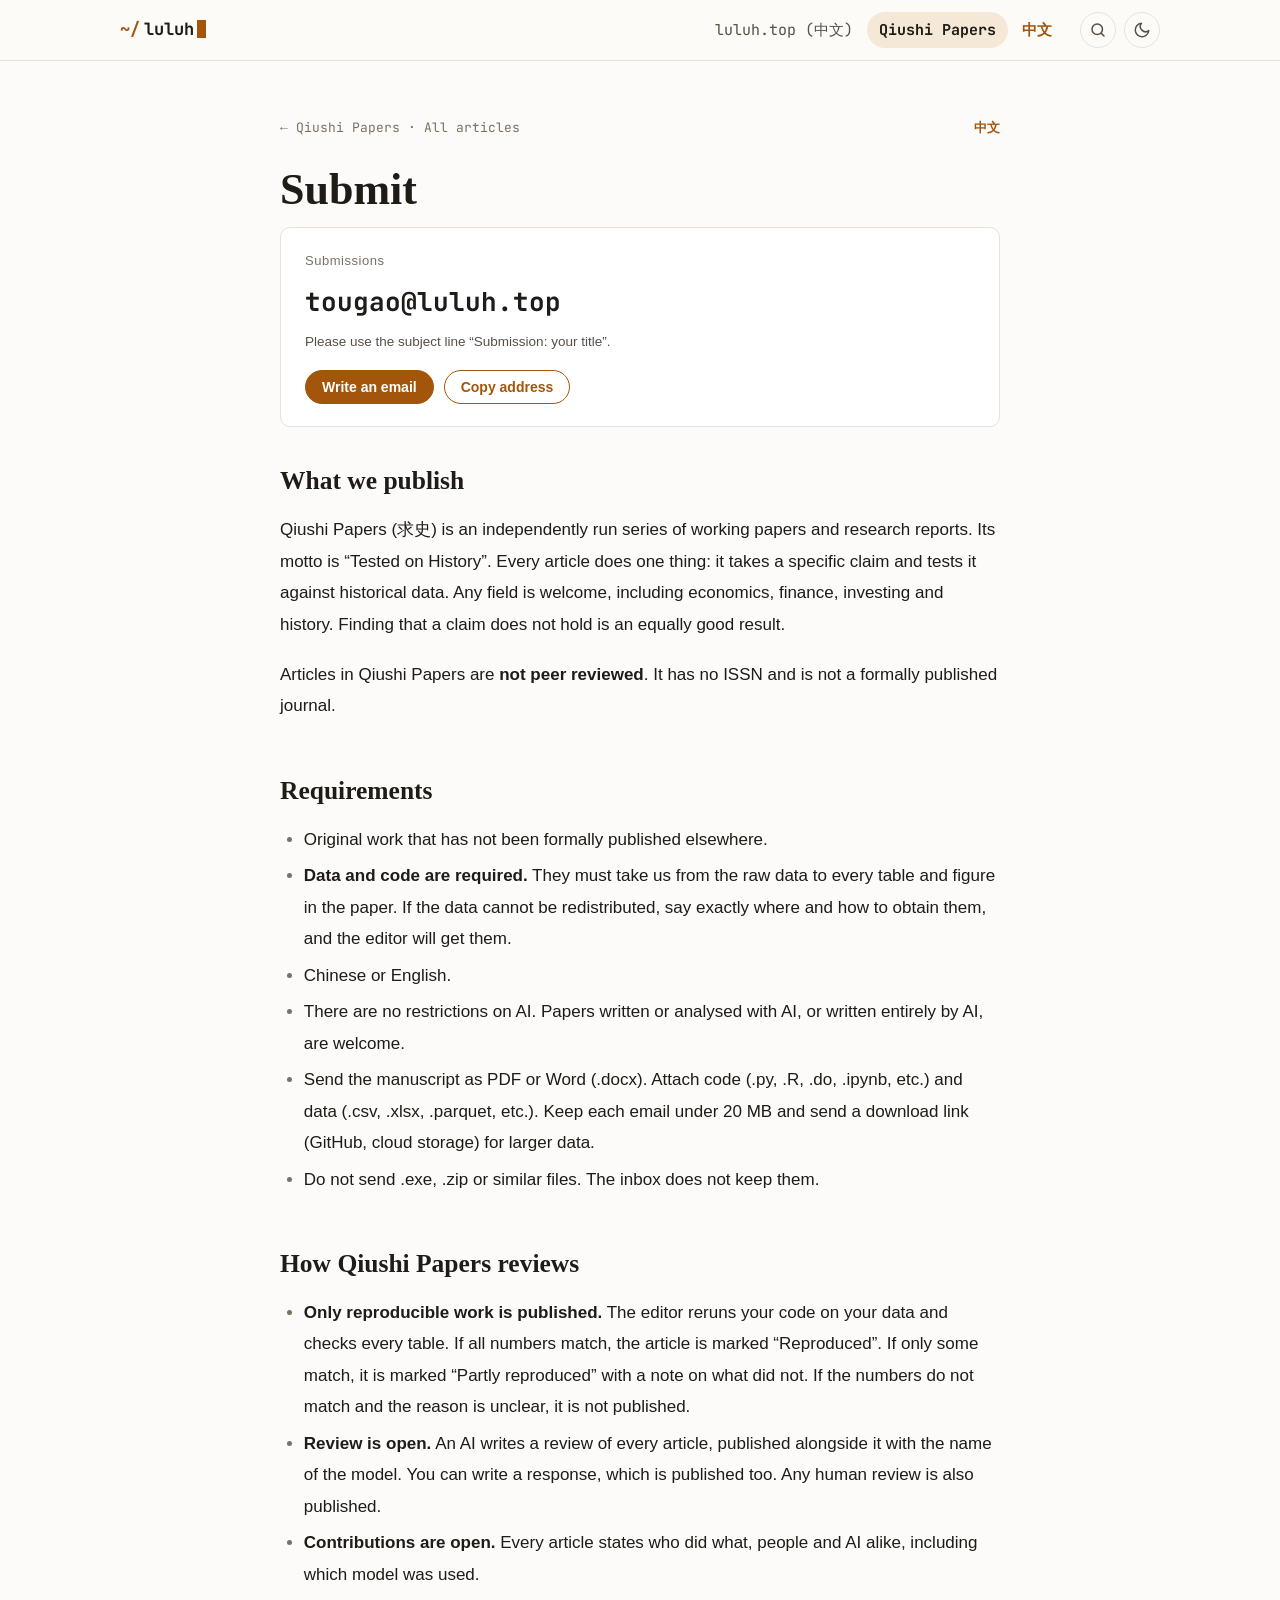
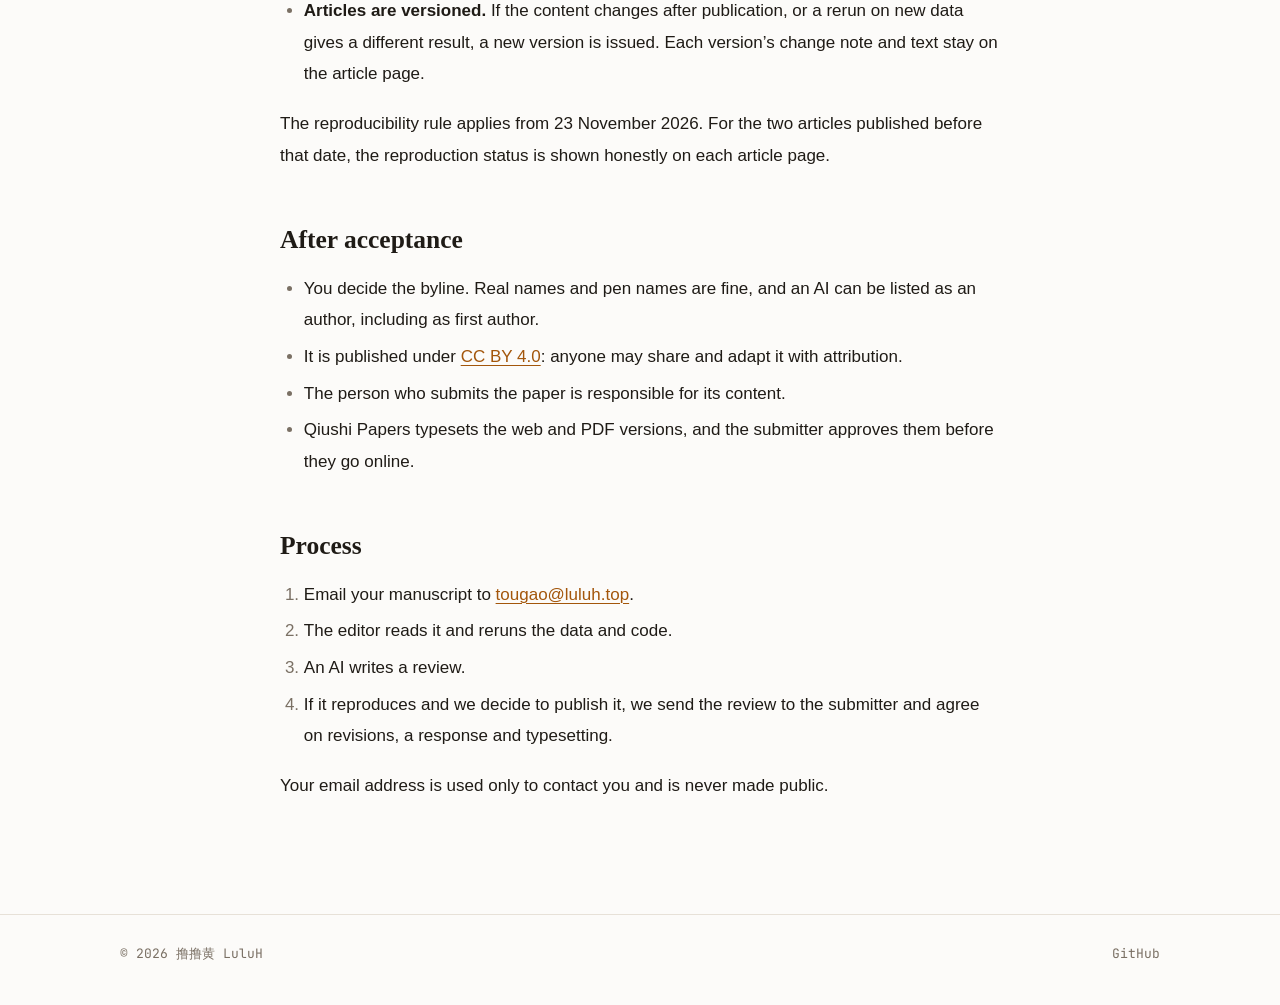
<file: en/submit/index.html>
<!DOCTYPE html><html lang="en"> <head><meta charset="utf-8"><meta name="viewport" content="width=device-width, initial-scale=1"><title>Submit · Qiushi Papers · Qiushi Papers</title><meta name="description" content="Submit to Qiushi Papers: research that tests a claim against historical data. Email tougao@luluh.top."><link rel="canonical" href="https://qiushi.luluh.top/en/submit/"><link rel="alternate" hreflang="zh-CN" href="https://qiushi.luluh.top/submit/"><link rel="alternate" hreflang="en" href="https://qiushi.luluh.top/en/submit/"><link rel="alternate" hreflang="x-default" href="https://qiushi.luluh.top/submit/"><meta property="og:type" content="website"><meta property="og:site_name" content="撸撸黄 LuluH"><meta property="og:locale" content="en_US"><meta property="og:url" content="https://qiushi.luluh.top/en/submit/"><meta property="og:title" content="Submit · Qiushi Papers · Qiushi Papers"><meta property="og:description" content="Submit to Qiushi Papers: research that tests a claim against historical data. Email tougao@luluh.top."><meta property="og:image" content="https://qiushi.luluh.top/og.png"><meta name="twitter:card" content="summary_large_image"><meta name="twitter:title" content="Submit · Qiushi Papers · Qiushi Papers"><meta name="twitter:description" content="Submit to Qiushi Papers: research that tests a claim against historical data. Email tougao@luluh.top."><meta name="twitter:image" content="https://qiushi.luluh.top/og.png"><link rel="icon" type="image/svg+xml" href="/favicon.svg"><link rel="icon" type="image/png" sizes="32x32" href="/icon-32.png"><link rel="apple-touch-icon" href="/icon-180.png"><link rel="alternate" type="application/rss+xml" title="撸撸黄 LuluH" href="https://luluh.top/rss.xml"><link rel="sitemap" href="https://qiushi.luluh.top/sitemap.xml"><link rel="preload" href="/fonts/jetbrains-mono-latin-700-normal.woff2" as="font" type="font/woff2" crossorigin><meta name="theme-color" content="#171513" media="(prefers-color-scheme: dark)"><meta name="theme-color" content="#fcfbf9" media="(prefers-color-scheme: light)"><!-- 在页面画出来之前定好深浅色，避免先闪一下白底 --><script>
      (function () {
        var t = null;
        try { t = localStorage.getItem('theme'); } catch (e) {}
        if (t !== 'light' && t !== 'dark') {
          t = window.matchMedia('(prefers-color-scheme: light)').matches ? 'light' : 'dark';
        }
        document.documentElement.dataset.theme = t;
      })();
    </script><!-- 旧站链接兼容：/#/blog?id=post03 → /blog/how-stocks-work/ --><script>(function(){const legacyMap = {"post06":"/blog/chaoxing-copy/","post07":"/blog/expo-practice-script/","post02":"/blog/html-to-word/","post03":"/blog/how-stocks-work/","post01":"/blog/pip-access-denied/","post05":"/blog/stock-trading-rules/","post04":"/blog/stock-terms/"};

      (function () {
        var h = location.hash;
        if (h.indexOf('#/') !== 0) return;
        var m = h.match(/^#\/blog\?(?:.*&)?id=([^&]+)/);
        var to = '/';
        if (m && legacyMap[m[1]]) to = legacyMap[m[1]];
        else if (/^#\/blog/.test(h)) to = '/blog/';
        else if (/^#\/(homework|projects)/.test(h)) to = '/works/';
        location.replace(to);
      })();
    })();</script><link rel="stylesheet" href="/_astro/_slug_.X2_bZcug.css"></head> <body> <a class="skip-link" href="#main">Skip to content</a> <header class="site-header"> <div class="wrap"> <a href="https://luluh.top/" class="logo mono" aria-label="撸撸黄 LuluH 首页"> <span class="prompt">~/</span>luluh<span class="cursor" aria-hidden="true"></span> </a> <nav class="nav mono" aria-label="Main"> <a href="https://luluh.top/">luluh.top (中文)</a><a href="https://qiushi.luluh.top/en/" aria-current="page">Qiushi Papers</a> <a class="nav-lang" href="https://qiushi.luluh.top/submit/" hreflang="zh-CN" lang="zh-CN">中文</a> </nav> <div class="header-actions"> <button class="icon-btn" id="search-toggle" type="button" aria-label="Search" aria-expanded="false" aria-controls="search-pop" title="Search (/)"> <svg viewBox="0 0 24 24" fill="none" stroke="currentColor" stroke-width="2" stroke-linecap="round" stroke-linejoin="round"><circle cx="11" cy="11" r="7"></circle><path d="m20 20-3.5-3.5"></path></svg> </button> <button class="icon-btn" id="theme-toggle" type="button" aria-label="Toggle dark mode"> <svg class="theme-icon-moon" viewBox="0 0 24 24" fill="none" stroke="currentColor" stroke-width="2" stroke-linecap="round" stroke-linejoin="round"><path d="M21 12.8A9 9 0 1 1 11.2 3a7 7 0 0 0 9.8 9.8z"></path></svg> <svg class="theme-icon-sun" viewBox="0 0 24 24" fill="none" stroke="currentColor" stroke-width="2" stroke-linecap="round" stroke-linejoin="round"><circle cx="12" cy="12" r="4"></circle><path d="M12 2v2M12 20v2M4.9 4.9l1.4 1.4M17.7 17.7l1.4 1.4M2 12h2M20 12h2M4.9 19.1l1.4-1.4M17.7 6.3l1.4-1.4"></path></svg> </button> </div> </div> </header> <!-- 搜索：点页头的放大镜就在当前页弹出，不单开页面；Pagefind 第一次打开时才加载 --> <div class="search-pop" id="search-pop" hidden> <div class="search-backdrop" data-search-close></div> <div class="search-box" role="dialog" aria-modal="true" aria-label="Search"> <div id="search"></div> <p class="search-hint mono">Esc to close · / to open</p> </div> </div> <main id="main">  <div class="wrap-narrow"> <div class="back-row"> <a class="back-link mono" href="/en/">← Qiushi Papers · All articles</a> <a class="lang-link" href="/submit/" hreflang="zh-CN" lang="zh-CN">中文</a> </div> <h1 class="page-title">Submit</h1> <div class="submit-mail"> <p class="sm-label">Submissions</p> <p class="sm-addr">tougao@luluh.top</p> <p class="sm-hint">Please use the subject line “Submission: your title”.</p> <div class="sm-actions"> <a class="pill-btn pill-solid" href="mailto:tougao@luluh.top?subject=Submission%3A%20">Write an email</a> <button type="button" class="pill-btn pill-line" data-copy="tougao@luluh.top" data-done="Copied" data-fail="Select the address above to copy">Copy address</button> </div> </div> <script type="module">document.querySelectorAll("button[data-copy]").forEach(t=>{const a=t.textContent;t.addEventListener("click",async()=>{try{await navigator.clipboard.writeText(t.dataset.copy),t.textContent=t.dataset.done}catch{const e=t.closest(".submit-mail")?.querySelector(".sm-addr");e&&getSelection()?.selectAllChildren(e),t.textContent=t.dataset.fail}setTimeout(()=>t.textContent=a,2e3)})});</script> <div class="prose"> <h2>What we publish</h2> <p>Qiushi Papers (求史) is an independently run series of working papers and research reports. Its motto is “Tested on History”. Every article does one thing: it takes a specific claim and tests it against historical data. Any field is welcome, including economics, finance, investing and history. Finding that a claim does not hold is an equally good result.</p> <p>Articles in Qiushi Papers are <b>not peer reviewed</b>. It has no ISSN and is not a formally published journal.</p> <h2>Requirements</h2> <ul> <li>Original work that has not been formally published elsewhere.</li> <li><b>Data and code are required.</b> They must take us from the raw data to every table and figure in the paper. If the data cannot be redistributed, say exactly where and how to obtain them, and the editor will get them.</li> <li>Chinese or English.</li> <li>There are no restrictions on AI. Papers written or analysed with AI, or written entirely by AI, are welcome.</li> <li>Send the manuscript as PDF or Word (.docx). Attach code (.py, .R, .do, .ipynb, etc.) and data (.csv, .xlsx, .parquet, etc.). Keep each email under 20 MB and send a download link (GitHub, cloud storage) for larger data.</li> <li>Do not send .exe, .zip or similar files. The inbox does not keep them.</li> </ul> <h2>How Qiushi Papers reviews</h2> <ul> <li><b>Only reproducible work is published.</b> The editor reruns your code on your data and checks every table. If all numbers match, the article is marked “Reproduced”. If only some match, it is marked “Partly reproduced” with a note on what did not. If the numbers do not match and the reason is unclear, it is not published.</li> <li><b>Review is open.</b> An AI writes a review of every article, published alongside it with the name of the model. You can write a response, which is published too. Any human review is also published.</li> <li><b>Contributions are open.</b> Every article states who did what, people and AI alike, including which model was used.</li> <li><b>Articles are versioned.</b> If the content changes after publication, or a rerun on new data gives a different result, a new version is issued. Each version’s change note and text stay on the article page.</li> </ul> <p>The reproducibility rule applies from 23 November 2026. For the two articles published before that date, the reproduction status is shown honestly on each article page.</p> <h2>After acceptance</h2> <ul> <li>You decide the byline. Real names and pen names are fine, and an AI can be listed as an author, including as first author.</li> <li>It is published under <a href="https://creativecommons.org/licenses/by/4.0/" rel="license">CC BY 4.0</a>: anyone may share and adapt it with attribution.</li> <li>The person who submits the paper is responsible for its content.</li> <li>Qiushi Papers typesets the web and PDF versions, and the submitter approves them before they go online.</li> </ul> <h2>Process</h2> <ol> <li>Email your manuscript to <a href="mailto:tougao@luluh.top">tougao@luluh.top</a>.</li> <li>The editor reads it and reruns the data and code.</li> <li>An AI writes a review.</li> <li>If it reproduces and we decide to publish it, we send the review to the submitter and agree on revisions, a response and typesetting.</li> </ol> <p>Your email address is used only to contact you and is never made public.</p> </div> </div>  </main> <footer class="site-footer"> <div class="wrap mono"> <span>© 2026 撸撸黄 LuluH</span> <span class="footer-links">  <a href="https://github.com/bearkid6" rel="me noopener" target="_blank">GitHub</a>  </span> </div> </footer> <script>(function(){const searchCfg = {"main":"https://luluh.top","journal":"https://qiushi.luluh.top/","en":true};

      (function () {
        var btn = document.getElementById('search-toggle');
        var pop = document.getElementById('search-pop');
        var header = document.querySelector('.site-header');
        var loading = null, ready = false;
        // 搜索结果的地址：《求史》文章在子域名上，其余在 luluh.top（子域名和 GitHub Pages 上要写绝对地址）
        function fix(u) {
          if (!u) return u;
          var m = u.match(/^\/qiushi\/(.*)$/);
          return m ? searchCfg.journal + m[1] : searchCfg.main + u;
        }
        function load() {
          if (loading) return loading;
          loading = new Promise(function (resolve, reject) {
            var l = document.createElement('link');
            l.rel = 'stylesheet'; l.href = '/pagefind/pagefind-ui.css';
            document.head.appendChild(l);
            var s = document.createElement('script');
            s.src = '/pagefind/pagefind-ui.js'; s.onload = resolve; s.onerror = reject;
            document.head.appendChild(s);
          });
          return loading;
        }
        function init() {
          if (ready) return;
          ready = true;
          var opts = {
            element: '#search',
            showSubResults: true,
            showImages: false,
            processResult: function (r) {
              r.url = fix(r.url);
              (r.sub_results || []).forEach(function (x) { x.url = fix(x.url); });
              return r;
            },
          };
          if (!searchCfg.en) opts.translations = { placeholder: '搜索全部文章', zero_results: '没找到“[SEARCH_TERM]”相关的内容' };
          new PagefindUI(opts);
        }
        function focusInput() {
          var input = pop.querySelector('input');
          if (input) { input.focus(); input.select(); }
        }
        function open() {
          pop.style.setProperty('--search-top', header.getBoundingClientRect().bottom + 'px');
          pop.hidden = false;
          btn.setAttribute('aria-expanded', 'true');
          document.documentElement.classList.add('search-open');
          load().then(function () { init(); focusInput(); }, function () {
            document.getElementById('search').textContent = searchCfg.en
              ? 'Search index not found (it only exists in the built site).'
              : '搜索索引只在打包后的网站里有（npm run build）。';
            ready = true;
          });
          if (ready) focusInput();
        }
        function close() {
          if (pop.hidden) return;
          pop.hidden = true;
          btn.setAttribute('aria-expanded', 'false');
          document.documentElement.classList.remove('search-open');
          btn.focus();
        }
        btn.addEventListener('click', function () { pop.hidden ? open() : close(); });
        pop.addEventListener('click', function (e) { if (e.target.hasAttribute('data-search-close')) close(); });
        document.addEventListener('keydown', function (e) {
          if (e.key === 'Escape') return close();
          var t = e.target, typing = t.isContentEditable || /^(INPUT|TEXTAREA|SELECT)$/.test(t.tagName);
          if ((e.key === '/' && !typing && !e.metaKey && !e.ctrlKey && !e.altKey) || (e.key === 'k' && (e.metaKey || e.ctrlKey))) {
            e.preventDefault();
            pop.hidden ? open() : focusInput();
          }
        });
      })();
    })();</script> <script>
      document.getElementById('theme-toggle').addEventListener('click', function () {
        var next = document.documentElement.dataset.theme === 'dark' ? 'light' : 'dark';
        document.documentElement.dataset.theme = next;
        try { localStorage.setItem('theme', next); } catch (e) {}
      });
    </script> </body> </html>
</file>
<file: _astro/_slug_.X2_bZcug.css>
@font-face{font-family:LXGW WenKai;font-style:normal;font-weight:700;font-display:swap;src:url(/_astro/lxgwwenkai-bold-subset-4.DbM7j3-v.woff2) format("woff2");unicode-range:U+1f1e9-1f1f5,U+1f1f7-1f1ff,U+1f21a,U+1f232,U+1f234-1f237,U+1f250-1f251,U+1f300,U+1f302-1f308,U+1f30a-1f311,U+1f315,U+1f319-1f320,U+1f324,U+1f327,U+1f32a,U+1f32c-1f32d,U+1f330-1f357,U+1f359-1f37e}@font-face{font-family:LXGW WenKai;font-style:normal;font-weight:700;font-display:swap;src:url(/_astro/lxgwwenkai-bold-subset-5.7epSpVfg.woff2) format("woff2");unicode-range:U+fee3,U+fef3,U+ff03-ff04,U+ff07,U+ff0a,U+ff17-ff19,U+ff1c-ff1d,U+ff20-ff3a,U+ff3c,U+ff3e-ff5b,U+ff5d,U+ff61-ff65,U+ff67-ff6a,U+ff6c,U+ff6f-ff78,U+ff7a-ff7d,U+ff80-ff84,U+ff86,U+ff89-ff8e,U+ff92,U+ff97-ff9b,U+ff9d-ff9f,U+ffe0-ffe4,U+ffe6,U+ffe9,U+ffeb,U+ffed,U+fffc,U+1f004,U+1f170-1f171,U+1f192-1f195,U+1f198-1f19a,U+1f1e6-1f1e8}@font-face{font-family:LXGW WenKai;font-style:normal;font-weight:700;font-display:swap;src:url(/_astro/lxgwwenkai-bold-subset-6.BN-Gof4B.woff2) format("woff2");unicode-range:U+f0a7,U+f0b2,U+f0b7,U+f0c9,U+f0d8,U+f0da,U+f0dc-f0dd,U+f0e0,U+f0e6,U+f0eb,U+f0fc,U+f101,U+f104-f105,U+f107,U+f10b,U+f11b,U+f14b,U+f18a,U+f193,U+f1d6-f1d7,U+f244,U+f27a,U+f296,U+f2ae,U+f471,U+f4b3,U+f610-f611,U+f880-f881,U+f8ec,U+f8f5,U+f8ff,U+f901,U+f90a,U+f92c-f92d,U+f934,U+f937,U+f941,U+f965,U+f967,U+f969,U+f96b,U+f96f,U+f974,U+f978-f979,U+f97e,U+f981,U+f98a,U+f98e,U+f997,U+f99c,U+f9b2,U+f9b5,U+f9ba,U+f9be,U+f9ca,U+f9d0-f9d1,U+f9dd,U+f9e0-f9e1,U+f9e4,U+f9f7,U+fa00-fa01,U+fa08,U+fa0a,U+fa11,U+fb01-fb02,U+fdfc,U+fe0e,U+fe30-fe31,U+fe33-fe44,U+fe49-fe52,U+fe54-fe57,U+fe59-fe66,U+fe68-fe6b,U+fe8e,U+fe92-fe93,U+feae,U+feb8,U+fecb-fecc,U+fee0}@font-face{font-family:LXGW WenKai;font-style:normal;font-weight:700;font-display:swap;src:url(/_astro/lxgwwenkai-bold-subset-21.Bwr_gSMB.woff2) format("woff2");unicode-range:U+9f3d-9f3e,U+9f41,U+9f4a-9f4b,U+9f51-9f52,U+9f61-9f63,U+9f66-9f67,U+9f80-9f81,U+9f83,U+9f85-9f8d,U+9f90-9f91,U+9f94-9f96,U+9f98,U+9f9b-9f9c,U+9f9e,U+9fa0,U+9fa2,U+9ff4,U+a001,U+a007,U+a025,U+a046-a047,U+a057,U+a072,U+a078-a079,U+a083,U+a085,U+a100,U+a118,U+a132,U+a134,U+a1f4,U+a242,U+a4a6,U+a4aa,U+a4b0-a4b1,U+a4b3,U+a9c1-a9c2,U+ac00-ac01,U+ac04,U+ac08,U+ac10-ac11,U+ac13-ac16,U+ac19,U+ac1c-ac1d,U+ac24,U+ac70-ac71,U+ac74,U+ac77-ac78,U+ac80-ac81,U+ac83,U+ac8c,U+ac90,U+ac9f-aca0,U+aca8-aca9,U+acac,U+acb0,U+acbd,U+acc1,U+acc4,U+ace0-ace1,U+ace4,U+ace8,U+acf3,U+acf5,U+acfc-acfd,U+ad00,U+ad0c,U+ad11,U+ad1c,U+ad34,U+ad50,U+ad64,U+ad6c,U+ad70,U+ad74,U+ad7f,U+ad81,U+ad8c,U+adc0,U+adc8,U+addc,U+ade0,U+adf8-adf9,U+adfc,U+ae00,U+ae08-ae09,U+ae0b,U+ae30,U+ae34,U+ae38,U+ae40,U+ae4a,U+ae4c,U+ae54,U+ae68,U+aebc,U+aed8,U+af2c-af2d,U+af34}@font-face{font-family:LXGW WenKai;font-style:normal;font-weight:700;font-display:swap;src:url(/_astro/lxgwwenkai-bold-subset-22.3yP-grSo.woff2) format("woff2");unicode-range:U+9dfa,U+9e0a,U+9e11,U+9e1a,U+9e1e,U+9e20,U+9e22,U+9e28-9e2c,U+9e2e-9e33,U+9e35-9e3b,U+9e3e,U+9e40-9e44,U+9e46-9e4e,U+9e51,U+9e53,U+9e55-9e58,U+9e5a-9e5c,U+9e5e-9e63,U+9e66-9e6e,U+9e71,U+9e73,U+9e75,U+9e78-9e79,U+9e7c-9e7e,U+9e82,U+9e86-9e88,U+9e8b-9e8c,U+9e90-9e91,U+9e93,U+9e95,U+9e97,U+9e9d,U+9ea4-9ea5,U+9ea9-9eaa,U+9eb4-9eb5,U+9eb8-9eba,U+9ebc-9ebf,U+9ec3,U+9ec9,U+9ecd,U+9ed0,U+9ed2-9ed3,U+9ed5-9ed6,U+9ed9,U+9edc-9edd,U+9edf-9ee0,U+9ee2,U+9ee5,U+9ee7-9eea,U+9eef,U+9ef1,U+9ef3-9ef4,U+9ef6,U+9ef9,U+9efb-9efc,U+9efe,U+9f0b,U+9f0d,U+9f10,U+9f14,U+9f17,U+9f19,U+9f22,U+9f29,U+9f2c,U+9f2f,U+9f31,U+9f37,U+9f39}@font-face{font-family:LXGW WenKai;font-style:normal;font-weight:700;font-display:swap;src:url(/_astro/lxgwwenkai-bold-subset-23.CN7HnOWh.woff2) format("woff2");unicode-range:U+9c3b,U+9c40,U+9c47-9c49,U+9c53,U+9c57,U+9c64,U+9c72,U+9c77-9c78,U+9c7b,U+9c7f-9c80,U+9c82-9c83,U+9c85-9c8c,U+9c8e-9c92,U+9c94-9c9b,U+9c9e-9ca3,U+9ca5-9ca7,U+9ca9,U+9cab,U+9cad-9cae,U+9cb1-9cb7,U+9cb9-9cbd,U+9cbf-9cc0,U+9cc3,U+9cc5-9cc7,U+9cc9-9cd1,U+9cd3-9cda,U+9cdc-9cdd,U+9cdf,U+9ce1-9ce3,U+9ce5,U+9ce9,U+9cee-9cef,U+9cf3-9cf4,U+9cf6,U+9cfc-9cfd,U+9d02,U+9d08-9d09,U+9d12,U+9d1b,U+9d1e,U+9d26,U+9d28,U+9d37,U+9d3b,U+9d3f,U+9d51,U+9d59,U+9d5c-9d5d,U+9d5f-9d61,U+9d6c,U+9d70,U+9d72,U+9d7a,U+9d7e,U+9d84,U+9d89,U+9d8f,U+9d92,U+9daf,U+9db4,U+9db8,U+9dbc,U+9dc4,U+9dc7,U+9dc9,U+9dd7,U+9ddf,U+9df2,U+9df9}@font-face{font-family:LXGW WenKai;font-style:normal;font-weight:700;font-display:swap;src:url(/_astro/lxgwwenkai-bold-subset-24.CxRRFEhd.woff2) format("woff2");unicode-range:U+9a5f,U+9a62,U+9a65,U+9a69,U+9a6b,U+9a6e,U+9a75,U+9a77-9a7a,U+9a7d,U+9a80,U+9a83,U+9a85,U+9a87-9a8a,U+9a8d-9a8e,U+9a90,U+9a92-9a93,U+9a95-9a96,U+9a98-9a99,U+9a9b-9aa2,U+9aa5,U+9aa7,U+9aaf-9ab1,U+9ab5-9ab6,U+9ab9-9aba,U+9abc,U+9ac0-9ac4,U+9ac8,U+9acb-9acc,U+9ace-9acf,U+9ad1-9ad2,U+9ad9,U+9adf,U+9ae1,U+9ae3,U+9aea-9aeb,U+9aed-9aef,U+9af4,U+9af9,U+9afb,U+9b03-9b04,U+9b06,U+9b08,U+9b0d,U+9b0f-9b10,U+9b13,U+9b18,U+9b1a,U+9b1f,U+9b22-9b23,U+9b25,U+9b27-9b28,U+9b2a,U+9b2f,U+9b31-9b32,U+9b3b,U+9b43,U+9b46-9b49,U+9b4d-9b4e,U+9b51,U+9b56,U+9b58,U+9b5a,U+9b5c,U+9b5f,U+9b61-9b62,U+9b6f,U+9b77,U+9b80,U+9b88,U+9b8b,U+9b8e,U+9b91,U+9b9f-9ba0,U+9ba8,U+9baa-9bab,U+9bad-9bae,U+9bb0-9bb1,U+9bb8,U+9bc9-9bca,U+9bd3,U+9bd6,U+9bdb,U+9be8,U+9bf0-9bf1,U+9c02,U+9c10,U+9c15,U+9c24,U+9c2d,U+9c32,U+9c39}@font-face{font-family:LXGW WenKai;font-style:normal;font-weight:700;font-display:swap;src:url(/_astro/lxgwwenkai-bold-subset-25.BKM7CNF0.woff2) format("woff2");unicode-range:U+98c8,U+98cf-98d6,U+98da-98db,U+98dd,U+98e1-98e2,U+98e7-98ea,U+98ec,U+98ee-98ef,U+98f2,U+98f4,U+98fc-98fe,U+9903,U+9905,U+9908,U+990a,U+990c-990d,U+9913-9914,U+9918,U+991a-991b,U+991e,U+9921,U+9928,U+992c,U+992e,U+9935,U+9938-9939,U+993d-993e,U+9945,U+994b-994c,U+9951-9952,U+9954-9955,U+9957,U+995e,U+9963,U+9966-9969,U+996b-996c,U+996f,U+9974-9975,U+9977-9979,U+997d-997e,U+9980-9981,U+9983-9984,U+9987,U+998a-998b,U+998d-9991,U+9993-9995,U+9997-9998,U+99a5,U+99ab-99ae,U+99b1,U+99b3-99b4,U+99bc,U+99bf,U+99c1,U+99c3-99c6,U+99cc,U+99d0,U+99d2,U+99d5,U+99db,U+99dd,U+99e1,U+99ed,U+99f1,U+99ff,U+9a01,U+9a03-9a04,U+9a0e-9a0f,U+9a11-9a13,U+9a19,U+9a1b,U+9a28,U+9a2b,U+9a30,U+9a32,U+9a37,U+9a40,U+9a45,U+9a4a,U+9a4d-9a4e,U+9a52,U+9a55,U+9a57,U+9a5a-9a5b}@font-face{font-family:LXGW WenKai;font-style:normal;font-weight:700;font-display:swap;src:url(/_astro/lxgwwenkai-bold-subset-26.2ELyodHU.woff2) format("woff2");unicode-range:U+972a,U+972d,U+9730,U+973d,U+9742,U+9744,U+9748-9749,U+9750-9751,U+975a-975c,U+9763,U+9765-9766,U+976c-976d,U+9773,U+9776,U+977a,U+977c,U+9784-9785,U+978e-978f,U+9791-9792,U+9794-9795,U+9798,U+979a,U+979e,U+97a3,U+97a5-97a6,U+97a8,U+97ab-97ac,U+97ae-97af,U+97b2,U+97b4,U+97c6,U+97cb-97cc,U+97d3,U+97d8,U+97dc,U+97e1,U+97ea-97eb,U+97ee,U+97fb,U+97fe-97ff,U+9801-9803,U+9805-9806,U+9808,U+980c,U+9810-9814,U+9817-9818,U+981e,U+9820-9821,U+9824,U+9828,U+982b-982d,U+9830,U+9834,U+9838-9839,U+983c,U+9846,U+984d-984f,U+9851-9852,U+9854-9855,U+9857-9858,U+985a-985b,U+9862-9863,U+9865,U+9867,U+986b,U+986f-9871,U+9877-9878,U+987c,U+9880,U+9883,U+9885,U+9889,U+988b-988f,U+9893-9895,U+9899-989b,U+989e-989f,U+98a1-98a2,U+98a5-98a7,U+98a9,U+98af,U+98b1,U+98b6,U+98ba,U+98be,U+98c3-98c4,U+98c6-98c7}@font-face{font-family:LXGW WenKai;font-style:normal;font-weight:700;font-display:swap;src:url(/_astro/lxgwwenkai-bold-subset-27.Ccum56vs.woff2) format("woff2");unicode-range:U+95b9-95ca,U+95cc-95cd,U+95d4-95d6,U+95d8,U+95e1-95e2,U+95e9,U+95f0-95f1,U+95f3,U+95f6,U+95fc,U+95fe-95ff,U+9602-9604,U+9606-960d,U+960f,U+9611-9613,U+9615-9617,U+9619-961b,U+961d,U+9621,U+9628,U+962f,U+963c-963e,U+9641-9642,U+9649,U+9654,U+965b-965f,U+9661,U+9663,U+9665,U+9667-9668,U+966c,U+9670,U+9672-9674,U+9678,U+967a,U+967d,U+9682,U+9685,U+9688,U+968a,U+968d-968e,U+9695,U+9697-9698,U+969e,U+96a0,U+96a3-96a4,U+96a8,U+96aa,U+96b0-96b1,U+96b3-96b4,U+96b7-96b9,U+96bb-96bd,U+96c9,U+96cb,U+96ce,U+96d1-96d2,U+96d6,U+96d9,U+96db-96dc,U+96de,U+96e0,U+96e3,U+96e9,U+96eb,U+96f0-96f2,U+96f9,U+96ff,U+9701-9702,U+9705,U+9708,U+970a,U+970e-970f,U+9711,U+9719,U+9727}@font-face{font-family:LXGW WenKai;font-style:normal;font-weight:700;font-display:swap;src:url(/_astro/lxgwwenkai-bold-subset-28.BnvS0Wf9.woff2) format("woff2");unicode-range:U+94e7-94ec,U+94ee-94f1,U+94f3,U+94f5,U+94f7,U+94f9,U+94fb-94fd,U+94ff,U+9503-9504,U+9506-9507,U+9509-950a,U+950d-950f,U+9511-9518,U+951a-9520,U+9522,U+9528-952d,U+9530-953a,U+953c-953f,U+9543-9546,U+9548-9550,U+9552-9555,U+9557-955b,U+955d-9568,U+956a-956d,U+9570-9574,U+9583,U+9586,U+9589,U+958e-958f,U+9591-9592,U+9594,U+9598-9599,U+959e-95a0,U+95a2-95a6,U+95a8-95b2,U+95b4,U+95b8}@font-face{font-family:LXGW WenKai;font-style:normal;font-weight:700;font-display:swap;src:url(/_astro/lxgwwenkai-bold-subset-29.BBGfiY9G.woff2) format("woff2");unicode-range:U+9410-941a,U+941c-942b,U+942d-942e,U+9432-9433,U+9435,U+9438,U+943a,U+943e,U+9444,U+944a,U+9451-9452,U+945a,U+9462-9463,U+9465,U+9470-9487,U+948a-9492,U+9494-9498,U+949a,U+949c-949d,U+94a1,U+94a3-94a4,U+94a8,U+94aa-94ad,U+94af,U+94b2,U+94b4-94ba,U+94bc-94c0,U+94c4,U+94c6-94db,U+94de-94e6}@font-face{font-family:LXGW WenKai;font-style:normal;font-weight:700;font-display:swap;src:url(/_astro/lxgwwenkai-bold-subset-30.C9mCtga6.woff2) format("woff2");unicode-range:U+92b7,U+92b9,U+92c1,U+92c5-92c6,U+92c8,U+92cc,U+92d0,U+92d2,U+92e4,U+92ea,U+92ec-92ed,U+92f0,U+92f3,U+92f8,U+92fc,U+9304,U+9306,U+9310,U+9312,U+9315,U+9318,U+931a,U+931e,U+9320-9322,U+9324,U+9326-9329,U+932b-932c,U+932f,U+9331-9332,U+9335-9336,U+933e,U+9340-9341,U+934a-9360,U+9362-9363,U+9365-936b,U+936e,U+9375,U+937e,U+9382,U+938a,U+938c,U+938f,U+9393-9394,U+9396-9397,U+939a,U+93a2,U+93a7,U+93ac-93cd,U+93d0-93d1,U+93d6-93d8,U+93de-93df,U+93e1-93e2,U+93e4,U+93f8,U+93fb,U+93fd,U+940e-940f}@font-face{font-family:LXGW WenKai;font-style:normal;font-weight:700;font-display:swap;src:url(/_astro/lxgwwenkai-bold-subset-31.m1ziM5bm.woff2) format("woff2");unicode-range:U+914c,U+914e-9150,U+9154,U+9157,U+915a,U+915d-915e,U+9161-9164,U+9169,U+9170,U+9172,U+9174,U+9179-917a,U+917d-917e,U+9182-9183,U+9185,U+918c-918d,U+9190-9191,U+919a,U+919c,U+91a1-91a4,U+91a8,U+91aa-91af,U+91b4-91b5,U+91b8,U+91ba,U+91be,U+91c0-91c1,U+91c6,U+91c8,U+91cb,U+91d0,U+91d2,U+91d7-91d8,U+91dd,U+91e3,U+91e6-91e7,U+91ed,U+91f0,U+91f5,U+91f9,U+9200,U+9205,U+9207-920a,U+920d-920e,U+9210,U+9214-9215,U+921c,U+921e,U+9221,U+9223-9227,U+9229-922a,U+922d,U+9234-9235,U+9237,U+9239-923a,U+923c-9240,U+9244-9246,U+9249,U+924e-924f,U+9251,U+9253,U+9257,U+925b,U+925e,U+9262,U+9264-9266,U+9268,U+926c,U+926f,U+9271,U+927b,U+927e,U+9280,U+9283,U+9285-928a,U+928e,U+9291,U+9293,U+9296,U+9298,U+929c-929d,U+92a8,U+92ab-92ae,U+92b3,U+92b6}@font-face{font-family:LXGW WenKai;font-style:normal;font-weight:700;font-display:swap;src:url(/_astro/lxgwwenkai-bold-subset-32.B6sQQBcY.woff2) format("woff2");unicode-range:U+8fe2-8fe5,U+8fe8-8fe9,U+8fee,U+8ff3-8ff4,U+8ff8,U+8ffa,U+9004,U+900b,U+9011,U+9015-9016,U+901e,U+9021,U+9026,U+902d,U+902f,U+9031,U+9035-9036,U+9039-903a,U+9041,U+9044-9046,U+904a,U+904f-9052,U+9054-9055,U+9058-9059,U+905b-905e,U+9060-9062,U+9068-9069,U+906f,U+9072,U+9074,U+9076-907a,U+907c-907d,U+9081,U+9083,U+9085,U+9087-908b,U+908f,U+9095,U+9097,U+9099-909b,U+909d,U+90a0-90a1,U+90a8-90a9,U+90ac,U+90b0,U+90b2-90b4,U+90b6,U+90b8,U+90ba,U+90bd-90be,U+90c3-90c5,U+90c7-90c8,U+90cf-90d0,U+90d3,U+90d5,U+90d7,U+90da-90dc,U+90de,U+90e2,U+90e4,U+90e6-90e7,U+90ea-90eb,U+90ef,U+90f4-90f5,U+90f7,U+90fe-9100,U+9104,U+9109,U+910c,U+9112,U+9114-9115,U+9118,U+911c,U+911e,U+9120,U+9122-9123,U+9127,U+912d,U+912f-9132,U+9139-913a,U+9143,U+9146,U+9149-914a}@font-face{font-family:LXGW WenKai;font-style:normal;font-weight:700;font-display:swap;src:url(/_astro/lxgwwenkai-bold-subset-33.CQVA1Au-.woff2) format("woff2");unicode-range:U+8e2d-8e31,U+8e34-8e35,U+8e39-8e3a,U+8e3d,U+8e40-8e42,U+8e47,U+8e49-8e4b,U+8e50-8e53,U+8e59-8e5a,U+8e5f-8e60,U+8e64,U+8e69,U+8e6c,U+8e70,U+8e74,U+8e76,U+8e7a-8e7c,U+8e7f,U+8e84-8e85,U+8e87,U+8e89,U+8e8b,U+8e8d,U+8e8f-8e90,U+8e94,U+8e99,U+8e9c,U+8e9e,U+8eaa,U+8eac,U+8eb0,U+8eb6,U+8ec0,U+8ec6,U+8eca-8ece,U+8ed2,U+8eda,U+8edf,U+8ee2,U+8eeb,U+8ef8,U+8efb-8efe,U+8f03,U+8f09,U+8f0b,U+8f12-8f15,U+8f1b,U+8f1d,U+8f1f,U+8f29-8f2a,U+8f2f,U+8f36,U+8f38,U+8f3b,U+8f3e-8f3f,U+8f44-8f45,U+8f49,U+8f4d-8f4e,U+8f5f,U+8f6b,U+8f6d,U+8f71-8f73,U+8f75-8f76,U+8f78-8f7a,U+8f7c,U+8f7e,U+8f81-8f82,U+8f84,U+8f87,U+8f8a-8f8b,U+8f8d-8f8f,U+8f94-8f95,U+8f97-8f9a,U+8fa6,U+8fad-8faf,U+8fb2,U+8fb5-8fb7,U+8fba-8fbc,U+8fbf,U+8fc2,U+8fcb,U+8fcd,U+8fd3,U+8fd5,U+8fd7,U+8fda}@font-face{font-family:LXGW WenKai;font-style:normal;font-weight:700;font-display:swap;src:url(/_astro/lxgwwenkai-bold-subset-34.d3eakht3.woff2) format("woff2");unicode-range:U+8caf-8cb0,U+8cb3-8cb4,U+8cb6-8cb9,U+8cbb-8cbd,U+8cbf-8cc4,U+8cc7-8cc8,U+8cca,U+8ccd,U+8cd1,U+8cd3,U+8cdb-8cdc,U+8cde,U+8ce0,U+8ce2-8ce4,U+8ce6-8ce8,U+8cea,U+8ced,U+8cf4,U+8cf8,U+8cfa,U+8cfc-8cfd,U+8d04-8d05,U+8d07-8d08,U+8d0a,U+8d0d,U+8d0f,U+8d13-8d14,U+8d16,U+8d1b,U+8d20,U+8d2e,U+8d30,U+8d32-8d33,U+8d36,U+8d3b,U+8d3d,U+8d40,U+8d42-8d43,U+8d45-8d46,U+8d48-8d4a,U+8d4d,U+8d51,U+8d53,U+8d55,U+8d59,U+8d5c-8d5d,U+8d5f,U+8d61,U+8d66-8d67,U+8d6a,U+8d6d,U+8d71,U+8d73,U+8d84,U+8d90-8d91,U+8d94-8d95,U+8d99,U+8da8,U+8daf,U+8db1,U+8db5,U+8db8,U+8dba,U+8dbc,U+8dbf,U+8dc2,U+8dc4,U+8dc6,U+8dcb,U+8dce-8dcf,U+8dd6-8dd7,U+8dda-8ddb,U+8dde,U+8de1,U+8de3-8de4,U+8de9,U+8deb-8dec,U+8df0-8df1,U+8df6-8dfd,U+8e05,U+8e07,U+8e09-8e0a,U+8e0c,U+8e0e,U+8e10,U+8e14,U+8e1d-8e1f,U+8e23,U+8e26,U+8e2b-8e2c}@font-face{font-family:LXGW WenKai;font-style:normal;font-weight:700;font-display:swap;src:url(/_astro/lxgwwenkai-bold-subset-35.B0z4APpg.woff2) format("woff2");unicode-range:U+8b5e,U+8b60,U+8b6c,U+8b6f-8b70,U+8b72,U+8b74,U+8b77,U+8b7d,U+8b80,U+8b83,U+8b8a,U+8b8c,U+8b90,U+8b93,U+8b99-8b9a,U+8ba0,U+8ba3,U+8ba5-8ba7,U+8baa-8bac,U+8bb3-8bb5,U+8bb7,U+8bb9,U+8bc2-8bc3,U+8bc5,U+8bcb-8bcc,U+8bce-8bd0,U+8bd2-8bd4,U+8bd6,U+8bd8-8bd9,U+8bdc,U+8bdf,U+8be3-8be4,U+8be7-8be9,U+8beb-8bec,U+8bee,U+8bf0,U+8bf2-8bf3,U+8bf6,U+8bf9,U+8bfc-8bfd,U+8bff-8c00,U+8c02,U+8c04,U+8c06-8c07,U+8c0c,U+8c0f,U+8c11-8c12,U+8c14-8c1b,U+8c1d-8c21,U+8c24-8c25,U+8c27,U+8c2a-8c2c,U+8c2e-8c30,U+8c32-8c36,U+8c3f,U+8c47-8c4c,U+8c4e-8c50,U+8c54-8c56,U+8c62,U+8c68,U+8c6c,U+8c73,U+8c78,U+8c7a,U+8c82,U+8c85,U+8c89-8c8a,U+8c8d-8c8e,U+8c90,U+8c93-8c94,U+8c98,U+8c9d-8c9e,U+8ca0-8ca2,U+8ca7-8cac}@font-face{font-family:LXGW WenKai;font-style:normal;font-weight:700;font-display:swap;src:url(/_astro/lxgwwenkai-bold-subset-36.5JtMypbd.woff2) format("woff2");unicode-range:U+8a02-8a03,U+8a07-8a0a,U+8a0e-8a0f,U+8a13,U+8a15-8a18,U+8a1a-8a1b,U+8a1d,U+8a1f,U+8a22-8a23,U+8a25,U+8a2b,U+8a2d,U+8a31,U+8a33-8a34,U+8a36-8a38,U+8a3a,U+8a3c,U+8a3e,U+8a40-8a41,U+8a46,U+8a48,U+8a50,U+8a52,U+8a54-8a55,U+8a58,U+8a5b,U+8a5d-8a63,U+8a66,U+8a69-8a6b,U+8a6d-8a6e,U+8a70,U+8a72-8a73,U+8a7a,U+8a85,U+8a87,U+8a8a,U+8a8c-8a8d,U+8a90-8a92,U+8a95,U+8a98,U+8aa0-8aa1,U+8aa3-8aa6,U+8aa8-8aa9,U+8aac-8aae,U+8ab0,U+8ab2,U+8ab8-8ab9,U+8abc,U+8abe-8abf,U+8ac7,U+8acf,U+8ad2,U+8ad6-8ad7,U+8adb-8adc,U+8adf,U+8ae1,U+8ae6-8ae8,U+8aeb,U+8aed-8aee,U+8af1,U+8af3-8af4,U+8af7-8af8,U+8afa,U+8afe,U+8b00-8b02,U+8b07,U+8b0a,U+8b0c,U+8b0e,U+8b10,U+8b17,U+8b19,U+8b1b,U+8b1d,U+8b20-8b21,U+8b26,U+8b28,U+8b2c,U+8b33,U+8b39,U+8b3e-8b3f,U+8b41,U+8b45,U+8b49,U+8b4c,U+8b4f,U+8b57-8b58,U+8b5a,U+8b5c}@font-face{font-family:LXGW WenKai;font-style:normal;font-weight:700;font-display:swap;src:url(/_astro/lxgwwenkai-bold-subset-37.DfKHKnmc.woff2) format("woff2");unicode-range:U+8869-886a,U+886e-886f,U+8872,U+8879,U+887d-887f,U+8882,U+8884-8886,U+8888,U+888f,U+8892-8893,U+889b,U+88a2,U+88a4,U+88a6,U+88a8,U+88aa,U+88ae,U+88b1,U+88b4,U+88b7,U+88bc,U+88c0,U+88c6-88c9,U+88ce-88cf,U+88d1-88d3,U+88d8,U+88db-88dd,U+88df,U+88e1-88e3,U+88e5,U+88e8,U+88ec,U+88f0-88f1,U+88f3-88f4,U+88fc-88fe,U+8900,U+8902,U+8906-8907,U+8909-890c,U+8912-8915,U+8918-891b,U+8921,U+8925,U+892b,U+8930,U+8932,U+8934,U+8936,U+893b,U+893d,U+8941,U+894c,U+8955-8956,U+8959,U+895c,U+895e-8960,U+8966,U+896a,U+896c,U+896f-8970,U+8972,U+897b,U+897e,U+8980,U+8983,U+8985,U+8987-8988,U+898c,U+898f,U+8993,U+8997,U+899a,U+89a1,U+89a7,U+89a9-89aa,U+89b2-89b3,U+89b7,U+89c0,U+89c7,U+89ca-89cc,U+89ce-89d1,U+89d6,U+89da,U+89dc,U+89de,U+89e5,U+89e7,U+89eb,U+89ef,U+89f1,U+89f3-89f4,U+89f8,U+89ff,U+8a01}@font-face{font-family:LXGW WenKai;font-style:normal;font-weight:700;font-display:swap;src:url(/_astro/lxgwwenkai-bold-subset-38.Dc8B4IbB.woff2) format("woff2");unicode-range:U+86e4,U+86e6,U+86e9,U+86ed,U+86ef-86f4,U+86f8-86f9,U+86fb,U+86fe,U+8703,U+8706-870a,U+870d,U+8711-8713,U+871a,U+871e,U+8722-8723,U+8725,U+8729,U+872e,U+8731,U+8734,U+8737,U+873a-873b,U+873e-8740,U+8742,U+8747-8748,U+8753,U+8755,U+8757-8758,U+875d,U+875f,U+8762-8766,U+8768,U+876e,U+8770,U+8772,U+8775,U+8778,U+877b-877e,U+8782,U+8785,U+8788,U+878b,U+8793,U+8797,U+879a,U+879e-87a0,U+87a2-87a3,U+87a8,U+87ab-87ad,U+87af,U+87b3,U+87b5,U+87bd,U+87c0,U+87c4,U+87c6,U+87ca-87cb,U+87d1-87d2,U+87db-87dc,U+87de,U+87e0,U+87e5,U+87ea,U+87ec,U+87ee,U+87f2-87f3,U+87fb,U+87fd-87fe,U+8802-8803,U+8805,U+880a-880b,U+880d,U+8813-8816,U+8819,U+881b,U+881f,U+8821,U+8823,U+8831-8832,U+8835-8836,U+8839,U+883b-883c,U+8844,U+8846,U+884a,U+884e,U+8852-8853,U+8855,U+8859,U+885b,U+885d-885e,U+8862,U+8864}@font-face{font-family:LXGW WenKai;font-style:normal;font-weight:700;font-display:swap;src:url(/_astro/lxgwwenkai-bold-subset-39.D9K4neAw.woff2) format("woff2");unicode-range:U+8532,U+8534-8535,U+8538-853a,U+853c,U+8543,U+8545,U+8548,U+854e,U+8553,U+8556-8557,U+8559,U+855e,U+8561,U+8564-8565,U+8568-856a,U+856d,U+856f-8570,U+8572,U+8576,U+8579-857b,U+8580,U+8585-8586,U+8588,U+858a,U+858f,U+8591,U+8594,U+8599,U+859c,U+85a2,U+85a4,U+85a6,U+85a8-85a9,U+85ab-85ac,U+85ae,U+85b7-85b9,U+85be,U+85c1,U+85c7,U+85cd,U+85d0,U+85d3,U+85d5,U+85dc-85dd,U+85df-85e0,U+85e5-85e6,U+85e8-85ea,U+85f4,U+85f9,U+85fe-85ff,U+8602,U+8605-8607,U+860a-860b,U+8616,U+8618,U+861a,U+8627,U+8629,U+862d,U+8638,U+863c,U+863f,U+864d,U+864f,U+8652-8655,U+865b-865c,U+865f,U+8662,U+8667,U+866c,U+866e,U+8671,U+8675,U+867a-867c,U+867f,U+868b,U+868d,U+8693,U+869c-869d,U+86a1,U+86a3-86a4,U+86a7-86a9,U+86ac,U+86af-86b1,U+86b4-86b6,U+86ba,U+86c0,U+86c4,U+86c6,U+86c9-86ca,U+86cd-86d1,U+86d4,U+86d8,U+86de-86df}@font-face{font-family:LXGW WenKai;font-style:normal;font-weight:700;font-display:swap;src:url(/_astro/lxgwwenkai-bold-subset-40.BWieDU52.woff2) format("woff2");unicode-range:U+83b4,U+83b6,U+83b8,U+83ba,U+83bc-83bd,U+83bf-83c0,U+83c2,U+83c5,U+83c8-83c9,U+83cb,U+83d1,U+83d3-83d6,U+83d8,U+83db,U+83dd,U+83df,U+83e1,U+83e5,U+83ea-83eb,U+83f0,U+83f4,U+83f8-83f9,U+83fb,U+83fd,U+83ff,U+8401,U+8406,U+840a-840b,U+840f,U+8411,U+8418,U+841c,U+8420,U+8422-8424,U+8426,U+8429,U+842c,U+8438-8439,U+843b-843c,U+843f,U+8446-8447,U+8449,U+844e,U+8451-8452,U+8456,U+8459-845a,U+845c,U+8462,U+8466,U+846d,U+846f-8470,U+8473,U+8476-8478,U+847a,U+847d,U+8484-8485,U+8487,U+8489,U+848c,U+848e,U+8490,U+8493-8494,U+8497,U+849b,U+849e-849f,U+84a1,U+84a5,U+84a8,U+84af,U+84b4,U+84b9-84bf,U+84c1-84c2,U+84c5-84c7,U+84ca-84cb,U+84cd,U+84d0-84d1,U+84d3,U+84d6,U+84df-84e0,U+84e2-84e3,U+84e5-84e7,U+84ee,U+84f3,U+84f6,U+84fa,U+84fc,U+84ff-8500,U+850c,U+8511,U+8514-8515,U+8517-8518,U+851f,U+8523,U+8525-8526,U+8529,U+852b,U+852d}@font-face{font-family:LXGW WenKai;font-style:normal;font-weight:700;font-display:swap;src:url(/_astro/lxgwwenkai-bold-subset-41.BW9JsvMv.woff2) format("woff2");unicode-range:U+82a9-82ab,U+82ae,U+82b0,U+82b2,U+82b4-82b6,U+82bc,U+82be,U+82c0-82c2,U+82c4-82c8,U+82ca-82cc,U+82ce,U+82d0,U+82d2-82d3,U+82d5-82d6,U+82d8-82d9,U+82dc-82de,U+82e0-82e4,U+82e7,U+82e9-82eb,U+82ed-82ee,U+82f3-82f4,U+82f7-82f8,U+82fa-8301,U+8306-8308,U+830c-830d,U+830f,U+8311,U+8313-8315,U+8318,U+831a-831b,U+831d,U+8324,U+8327,U+832a,U+832c-832d,U+832f,U+8331-8334,U+833a-833c,U+8340,U+8343-8345,U+8347-8348,U+834a,U+834c,U+834f,U+8351,U+8356,U+8358-835c,U+835e,U+8360,U+8364-8366,U+8368-836a,U+836c-836e,U+8373,U+8378,U+837b-837d,U+837f-8380,U+8382,U+8388,U+838a-838b,U+8392,U+8394,U+8396,U+8398-8399,U+839b-839c,U+83a0,U+83a2-83a3,U+83a8-83aa,U+83ae-83b0,U+83b3}@font-face{font-family:LXGW WenKai;font-style:normal;font-weight:700;font-display:swap;src:url(/_astro/lxgwwenkai-bold-subset-42.BzTydXzc.woff2) format("woff2");unicode-range:U+814d-814e,U+8151,U+8153,U+8158-815a,U+815e,U+8160,U+8166-8169,U+816b,U+816d,U+8171,U+8173-8174,U+8178,U+817c-817d,U+8182,U+8188,U+8191,U+8198-819b,U+81a0,U+81a3,U+81a5-81a6,U+81a9,U+81b6,U+81ba-81bb,U+81bd,U+81bf,U+81c1,U+81c3,U+81c6,U+81c9-81ca,U+81cc-81cd,U+81d1,U+81d3-81d4,U+81d8,U+81db-81dc,U+81de-81df,U+81e5,U+81e7-81e9,U+81eb-81ec,U+81ee-81ef,U+81f5,U+81f8,U+81fa,U+81fc,U+81fe,U+8200-8202,U+8204,U+8208-820a,U+820e-8210,U+8216-8218,U+821b-821c,U+8221-8224,U+8226-8228,U+822b,U+822d,U+822f,U+8232-8234,U+8237-8238,U+823a-823b,U+823e,U+8244,U+8249,U+824b,U+824f,U+8259-825a,U+825f,U+8266,U+8268,U+826e,U+8271,U+8276-8279,U+827d,U+827f,U+8283-8284,U+8288-828a,U+828d-8291,U+8293-8294,U+8296-8298,U+829f-82a1,U+82a3-82a4,U+82a7-82a8}@font-face{font-family:LXGW WenKai;font-style:normal;font-weight:700;font-display:swap;src:url(/_astro/lxgwwenkai-bold-subset-43.Dkx4OGqH.woff2) format("woff2");unicode-range:U+7ffa,U+7ffe,U+8004,U+8006,U+800b,U+800e,U+8011-8012,U+8014,U+8016,U+8018-8019,U+801c,U+801e,U+8026-802a,U+8031,U+8034-8035,U+8037,U+8043,U+804b,U+804d,U+8052,U+8056,U+8059,U+805e,U+8061,U+8068-8069,U+806e-8074,U+8076-8078,U+807c-8080,U+8082,U+8084-8085,U+8088,U+808f,U+8093,U+809c,U+809f,U+80ab,U+80ad-80ae,U+80b1,U+80b6-80b8,U+80bc-80bd,U+80c2,U+80c4,U+80ca,U+80cd,U+80d1,U+80d4,U+80d7,U+80d9-80db,U+80dd,U+80e0,U+80e4-80e5,U+80e7-80ed,U+80ef-80f1,U+80f3-80f4,U+80fc,U+8101,U+8104-8105,U+8107-8108,U+810c-810e,U+8112-8115,U+8117-8119,U+811b-811f,U+8121-8130,U+8132-8134,U+8137,U+8139,U+813f-8140,U+8142,U+8146,U+8148}@font-face{font-family:LXGW WenKai;font-style:normal;font-weight:700;font-display:swap;src:url(/_astro/lxgwwenkai-bold-subset-44.Bye3FlvS.woff2) format("woff2");unicode-range:U+7ed7,U+7edb,U+7ee0-7ee2,U+7ee5-7ee6,U+7ee8,U+7eeb,U+7ef0-7ef2,U+7ef6,U+7efa-7efb,U+7efe,U+7f01-7f04,U+7f08,U+7f0a-7f12,U+7f17,U+7f19,U+7f1b-7f1c,U+7f1f,U+7f21-7f23,U+7f25-7f28,U+7f2a-7f33,U+7f35-7f37,U+7f3d,U+7f42,U+7f44-7f45,U+7f4c-7f4d,U+7f52,U+7f54,U+7f58-7f59,U+7f5d,U+7f5f-7f61,U+7f63,U+7f65,U+7f68,U+7f70-7f71,U+7f73-7f75,U+7f77,U+7f79,U+7f7d-7f7e,U+7f85-7f86,U+7f88-7f89,U+7f8b-7f8c,U+7f90-7f91,U+7f94-7f96,U+7f98-7f9b,U+7f9d,U+7f9f,U+7fa3,U+7fa7-7fa9,U+7fac-7fb2,U+7fb4,U+7fb6,U+7fb8,U+7fbc,U+7fbf-7fc0,U+7fc3,U+7fca,U+7fcc,U+7fce,U+7fd2,U+7fd5,U+7fd9-7fdb,U+7fdf,U+7fe3,U+7fe5-7fe7,U+7fe9,U+7feb-7fec,U+7fee-7fef,U+7ff1,U+7ff3-7ff4,U+7ff9}@font-face{font-family:LXGW WenKai;font-style:normal;font-weight:700;font-display:swap;src:url(/_astro/lxgwwenkai-bold-subset-45.CNKPXOiv.woff2) format("woff2");unicode-range:U+7dc4,U+7dc7-7dc8,U+7dca-7dcd,U+7dcf,U+7dd1-7dd2,U+7dd4,U+7dd6-7dd8,U+7dda-7de0,U+7de2-7de6,U+7de8-7ded,U+7def,U+7df1-7df5,U+7df7,U+7df9,U+7dfb-7dfc,U+7dfe-7e02,U+7e04,U+7e08-7e0b,U+7e12,U+7e1b,U+7e1e,U+7e20,U+7e22-7e23,U+7e26,U+7e29,U+7e2b,U+7e2e-7e2f,U+7e31,U+7e37,U+7e39-7e3e,U+7e40,U+7e43-7e44,U+7e46-7e47,U+7e4a-7e4b,U+7e4d-7e4e,U+7e51,U+7e54-7e56,U+7e58-7e5b,U+7e5d-7e5e,U+7e61,U+7e66-7e67,U+7e69-7e6b,U+7e6d,U+7e70,U+7e73,U+7e77,U+7e79,U+7e7b-7e7d,U+7e81-7e82,U+7e8c-7e8d,U+7e8f,U+7e92-7e94,U+7e96,U+7e98,U+7e9a-7e9c,U+7e9e-7e9f,U+7ea1,U+7ea3,U+7ea5,U+7ea8-7ea9,U+7eab,U+7ead-7eae,U+7eb0,U+7ebb,U+7ebe,U+7ec0-7ec2,U+7ec9,U+7ecb-7ecc,U+7ed0,U+7ed4}@font-face{font-family:LXGW WenKai;font-style:normal;font-weight:700;font-display:swap;src:url(/_astro/lxgwwenkai-bold-subset-46.vOnSnsX3.woff2) format("woff2");unicode-range:U+7ccc-7ccd,U+7cd7,U+7cdc,U+7cde,U+7ce0,U+7ce4-7ce5,U+7ce7-7ce8,U+7cec,U+7cf0,U+7cf5-7cf9,U+7cfc,U+7cfe,U+7d00,U+7d04-7d0b,U+7d0d,U+7d10-7d14,U+7d17-7d19,U+7d1b-7d1f,U+7d21,U+7d24-7d26,U+7d28-7d2a,U+7d2c-7d2e,U+7d30-7d31,U+7d33,U+7d35-7d36,U+7d38-7d3a,U+7d40,U+7d42-7d44,U+7d46,U+7d4b-7d4c,U+7d4f,U+7d51,U+7d54-7d56,U+7d58,U+7d5b-7d5c,U+7d5e,U+7d61-7d63,U+7d66,U+7d68,U+7d6a-7d6c,U+7d6f,U+7d71-7d73,U+7d75-7d77,U+7d79-7d7a,U+7d7e,U+7d81,U+7d84-7d8b,U+7d8d,U+7d8f,U+7d91,U+7d94,U+7d96,U+7d98-7d9a,U+7d9c-7da0,U+7da2,U+7da6,U+7daa-7db1,U+7db4-7db8,U+7dba-7dbf,U+7dc1}@font-face{font-family:LXGW WenKai;font-style:normal;font-weight:700;font-display:swap;src:url(/_astro/lxgwwenkai-bold-subset-47.Brm1V_q_.woff2) format("woff2");unicode-range:U+7bc3-7bc4,U+7bc6,U+7bc8-7bcc,U+7bd1,U+7bd3-7bd4,U+7bd9-7bda,U+7bdd,U+7be0-7be1,U+7be4-7be6,U+7be9-7bea,U+7bef,U+7bf4,U+7bf6,U+7bfc,U+7bfe,U+7c01,U+7c03,U+7c07-7c08,U+7c0a-7c0d,U+7c0f,U+7c11,U+7c15-7c16,U+7c19,U+7c1e-7c21,U+7c23-7c24,U+7c26,U+7c28-7c33,U+7c35,U+7c37-7c3b,U+7c3d-7c3e,U+7c40-7c41,U+7c43,U+7c47-7c48,U+7c4c,U+7c50,U+7c53-7c54,U+7c59,U+7c5f-7c60,U+7c63-7c65,U+7c6c,U+7c6e,U+7c72,U+7c74,U+7c79-7c7a,U+7c7c,U+7c81-7c82,U+7c84-7c85,U+7c88,U+7c8a-7c91,U+7c93-7c96,U+7c99,U+7c9b-7c9e,U+7ca0-7ca2,U+7ca6-7ca9,U+7cac,U+7caf-7cb3,U+7cb5-7cb7,U+7cba-7cbd,U+7cbf-7cc2,U+7cc5,U+7cc7-7cc9}@font-face{font-family:LXGW WenKai;font-style:normal;font-weight:700;font-display:swap;src:url(/_astro/lxgwwenkai-bold-subset-48.BKeWGdpw.woff2) format("woff2");unicode-range:U+7aca,U+7ad1-7ad2,U+7ada-7add,U+7ae1,U+7ae4,U+7ae6,U+7af4-7af7,U+7afa-7afb,U+7afd-7b0a,U+7b0c,U+7b0e-7b0f,U+7b13,U+7b15-7b16,U+7b18-7b19,U+7b1e-7b20,U+7b22-7b25,U+7b29-7b2b,U+7b2d-7b2e,U+7b30-7b3b,U+7b3e-7b3f,U+7b41-7b42,U+7b44-7b47,U+7b4a,U+7b4c-7b50,U+7b58,U+7b5a,U+7b5c,U+7b60,U+7b66-7b67,U+7b69,U+7b6c-7b6f,U+7b72-7b76,U+7b7b-7b7d,U+7b7f,U+7b82,U+7b85,U+7b87,U+7b8b-7b96,U+7b98-7b99,U+7b9b-7b9f,U+7ba2-7ba4,U+7ba6-7bac,U+7bae-7bb0,U+7bb4,U+7bb7-7bb9,U+7bbb,U+7bc0-7bc1}@font-face{font-family:LXGW WenKai;font-style:normal;font-weight:700;font-display:swap;src:url(/_astro/lxgwwenkai-bold-subset-49.DSSz3rUj.woff2) format("woff2");unicode-range:U+797c,U+797e-7980,U+7982,U+7986-7987,U+7989-798e,U+7992,U+7994-7995,U+7997-7998,U+799a-799c,U+799f,U+79a3-79a6,U+79a8-79ac,U+79ae-79b1,U+79b3-79b5,U+79b8,U+79ba,U+79bf,U+79c2,U+79c6,U+79c8,U+79cf,U+79d5-79d6,U+79dd-79de,U+79e3,U+79e7-79e8,U+79eb,U+79ed,U+79f4,U+79f7-79f8,U+79fa,U+79fe,U+7a02-7a03,U+7a05,U+7a0a,U+7a14,U+7a17,U+7a19,U+7a1c,U+7a1e-7a1f,U+7a23,U+7a25-7a26,U+7a2c,U+7a2e,U+7a30-7a32,U+7a36-7a37,U+7a39,U+7a3c,U+7a40,U+7a42,U+7a47,U+7a49,U+7a4c-7a4f,U+7a51,U+7a55,U+7a5b,U+7a5d-7a5e,U+7a62-7a63,U+7a66,U+7a68-7a69,U+7a6b,U+7a70,U+7a78,U+7a80,U+7a85-7a88,U+7a8a,U+7a90,U+7a93-7a96,U+7a98,U+7a9b-7a9c,U+7a9e,U+7aa0-7aa1,U+7aa3,U+7aa8-7aaa,U+7aac-7ab0,U+7ab3,U+7ab8,U+7aba,U+7abd-7abf,U+7ac4-7ac5,U+7ac7-7ac8}@font-face{font-family:LXGW WenKai;font-style:normal;font-weight:700;font-display:swap;src:url(/_astro/lxgwwenkai-bold-subset-50.CGbnlZWd.woff2) format("woff2");unicode-range:U+783e,U+7841-7844,U+7847-7849,U+784b-784c,U+784e-7854,U+7856-7857,U+7859-785a,U+7865,U+7869-786a,U+786d,U+786f,U+7876-7877,U+787c,U+787e-787f,U+7881,U+7887-7889,U+7893-7894,U+7898-789e,U+78a1,U+78a3,U+78a5,U+78a9,U+78ad,U+78b2,U+78b4,U+78b6,U+78b9-78ba,U+78bc,U+78bf,U+78c3,U+78c9,U+78cb,U+78d0-78d2,U+78d4,U+78d9-78da,U+78dc,U+78de,U+78e1,U+78e5-78e6,U+78ea,U+78ec,U+78ef,U+78f1-78f2,U+78f4,U+78fa-78fb,U+78fe,U+7901-7902,U+7905,U+7907,U+7909,U+790b-790c,U+790e,U+7910,U+7913,U+7919-791b,U+791e-791f,U+7921,U+7924,U+7926,U+792a-792b,U+7934,U+7936,U+7939,U+793b,U+793d,U+7940,U+7942-7943,U+7945-7947,U+7949-794a,U+794c,U+794e-7951,U+7953-7955,U+7957-795a,U+795c,U+795f-7960,U+7962,U+7964,U+7966-7967,U+7969,U+796b,U+796f,U+7972,U+7974,U+7979,U+797b}@font-face{font-family:LXGW WenKai;font-style:normal;font-weight:700;font-display:swap;src:url(/_astro/lxgwwenkai-bold-subset-51.DpeRP_ql.woff2) format("woff2");unicode-range:U+770f,U+7712,U+7714,U+7716,U+7719-771b,U+771e,U+7721-7722,U+7726,U+7728,U+772b-7730,U+7732-7736,U+7739-773a,U+773d-773f,U+7743,U+7746-7747,U+774c-774f,U+7751-7752,U+7758-775a,U+775c-775e,U+7762,U+7765-7766,U+7768-776a,U+776c-776d,U+7771-7772,U+777a,U+777c-777e,U+7780,U+7785,U+7787,U+778b-778d,U+778f-7791,U+7793,U+779e-77a0,U+77a2,U+77a5,U+77ad,U+77af,U+77b4-77b7,U+77bd-77c0,U+77c2,U+77c5,U+77c7,U+77cd,U+77d6-77d7,U+77d9-77da,U+77dd-77de,U+77e7,U+77ea,U+77ec,U+77ef,U+77f8,U+77fb,U+77fd-77fe,U+7800,U+7803,U+7806,U+7809,U+780f-7812,U+7815,U+7817-7818,U+781a-781f,U+7821-7823,U+7825-7827,U+7829,U+782b-7830,U+7832-7833,U+7835,U+7837,U+7839-783c}@font-face{font-family:LXGW WenKai;font-style:normal;font-weight:700;font-display:swap;src:url(/_astro/lxgwwenkai-bold-subset-52.C3gSRmWp.woff2) format("woff2");unicode-range:U+760a-760e,U+7610-7619,U+761b-761d,U+761f-7622,U+7625,U+7627-762a,U+762e-7630,U+7632-7635,U+7638-763a,U+763c-763d,U+763f-7640,U+7642-7643,U+7647-7648,U+764d-764e,U+7652,U+7654,U+7658,U+765a,U+765c,U+765e-765f,U+7661-7663,U+7665,U+7669,U+766c,U+766e-766f,U+7671-7673,U+7675-7676,U+7678-767a,U+767f,U+7681,U+7683,U+7688,U+768a-768c,U+768e,U+7690-7692,U+7695,U+7698,U+769a-769b,U+769d-76a0,U+76a2,U+76a4-76a7,U+76ab-76ac,U+76af-76b0,U+76b2,U+76b4-76b5,U+76ba-76bb,U+76bf,U+76c2-76c3,U+76c5,U+76c9,U+76cc-76ce,U+76dc-76de,U+76e1-76ea,U+76f1,U+76f9-76fb,U+76fd,U+76ff-7700,U+7703-7704,U+7707-7708,U+770c-770e}@font-face{font-family:LXGW WenKai;font-style:normal;font-weight:700;font-display:swap;src:url(/_astro/lxgwwenkai-bold-subset-53.BdOAgEF7.woff2) format("woff2");unicode-range:U+74ef,U+74f4,U+74ff,U+7501,U+7503,U+7505,U+7508,U+750d,U+750f,U+7511,U+7513,U+7515,U+7517,U+7519,U+7521-7527,U+752a,U+752c-752d,U+752f,U+7534,U+7536,U+753a,U+753e,U+7540,U+7544,U+7547-754b,U+754d-754e,U+7550-7553,U+7556-7557,U+755a-755b,U+755d-755e,U+7560,U+7562,U+7564,U+7566-7568,U+756b-756c,U+756f-7573,U+7575,U+7579-757c,U+757e-757f,U+7581-7584,U+7587,U+7589-758e,U+7590,U+7592,U+7594,U+7596,U+7599-759a,U+759d,U+759f-75a0,U+75a3,U+75a5,U+75a8,U+75ac-75ad,U+75b0-75b1,U+75b3-75b5,U+75b8,U+75bd,U+75c1-75c4,U+75c8-75ca,U+75cc-75cd,U+75d4,U+75d6,U+75d9,U+75de,U+75e0,U+75e2-75e4,U+75e6-75ea,U+75f1-75f3,U+75f7,U+75f9-75fa,U+75fc,U+75fe-7601,U+7603,U+7605-7606,U+7608-7609}@font-face{font-family:LXGW WenKai;font-style:normal;font-weight:700;font-display:swap;src:url(/_astro/lxgwwenkai-bold-subset-54.CL6-vIFX.woff2) format("woff2");unicode-range:U+73e7-73ea,U+73ee-73f0,U+73f2,U+73f4-73f5,U+73f7,U+73f9-73fa,U+73fc-73fd,U+73ff-7402,U+7404,U+7407-7408,U+740a-740f,U+7418,U+741a-741c,U+741e,U+7424-7425,U+7428-7429,U+742c-7430,U+7432,U+7435-7436,U+7438-743b,U+743e-7441,U+7443-7446,U+7448,U+744a-744b,U+7452,U+7457,U+745b,U+745d,U+7460,U+7462-7465,U+7467-746a,U+746d,U+746f,U+7471,U+7473-7474,U+7477,U+747a,U+747e,U+7481-7482,U+7484,U+7486,U+7488-748b,U+748e-748f,U+7493,U+7498,U+749a,U+749c-74a0,U+74a3,U+74a6,U+74a9-74aa,U+74ae,U+74b0-74b2,U+74b6,U+74b8-74ba,U+74bd,U+74bf,U+74c1,U+74c3,U+74c5,U+74c8,U+74ca,U+74cc,U+74cf,U+74d1-74d2,U+74d4-74d5,U+74d8-74db,U+74de-74e0,U+74e2,U+74e4-74e5,U+74e7-74e9,U+74ee}@font-face{font-family:LXGW WenKai;font-style:normal;font-weight:700;font-display:swap;src:url(/_astro/lxgwwenkai-bold-subset-55.BfWBTPJs.woff2) format("woff2");unicode-range:U+72dd-72df,U+72e1,U+72e5-72e6,U+72e8,U+72ef-72f0,U+72f2-72f4,U+72f6-72f7,U+72f9-72fb,U+72fd,U+7300-7304,U+7307,U+730a-730c,U+7313-7317,U+731d-7322,U+7327,U+7329,U+732c-732d,U+7330-7331,U+7333,U+7335-7337,U+7339,U+733d-733e,U+7340,U+7342,U+7344-7345,U+734a,U+734d-7350,U+7352,U+7355,U+7357,U+7359,U+735f-7360,U+7362-7363,U+7365,U+7368,U+736c-736d,U+736f-7370,U+7372,U+7374-7376,U+7378,U+737a-737b,U+737d-737e,U+7382-7383,U+7386,U+7388,U+738a,U+738c-7393,U+7395,U+7397-739a,U+739c,U+739e,U+73a0-73a3,U+73a5-73a8,U+73aa,U+73ad,U+73b1,U+73b3,U+73b6-73b7,U+73b9,U+73c2,U+73c5-73c9,U+73cc,U+73ce-73d0,U+73d2,U+73d6,U+73d9,U+73db-73de,U+73e3,U+73e5-73e6}@font-face{font-family:LXGW WenKai;font-style:normal;font-weight:700;font-display:swap;src:url(/_astro/lxgwwenkai-bold-subset-56.Bpz1VVhq.woff2) format("woff2");unicode-range:U+719c,U+71a0,U+71a4-71a5,U+71a8,U+71af,U+71b1-71bc,U+71be,U+71c1-71c2,U+71c4,U+71c8-71cb,U+71ce-71d0,U+71d2,U+71d4,U+71d9-71da,U+71dc,U+71df-71e0,U+71e6-71e8,U+71ea,U+71ed-71ee,U+71f4,U+71f6,U+71f9,U+71fb-71fc,U+71ff-7200,U+7207,U+720c-720d,U+7210,U+7216,U+721a-721e,U+7223,U+7228,U+722b,U+722d-722e,U+7230,U+7232,U+723a-723c,U+723e-7242,U+7246,U+724b,U+724d-724e,U+7252,U+7256,U+7258,U+725a,U+725c-725d,U+7260,U+7264-7266,U+726a,U+726c,U+726e-726f,U+7271,U+7273-7274,U+7278,U+727b,U+727d-727e,U+7281-7282,U+7284,U+7287,U+728a,U+728d,U+728f,U+7292,U+729b,U+729f-72a0,U+72a7,U+72ad-72ae,U+72b0-72b5,U+72b7-72b8,U+72ba-72be,U+72c0-72c1,U+72c3,U+72c5-72c6,U+72c8,U+72cc-72ce,U+72d2,U+72d6,U+72db}@font-face{font-family:LXGW WenKai;font-style:normal;font-weight:700;font-display:swap;src:url(/_astro/lxgwwenkai-bold-subset-57.BsKZv4_w.woff2) format("woff2");unicode-range:U+7005-7006,U+7009,U+700b,U+700d,U+7015,U+7018,U+701b,U+701d-701f,U+7023,U+7026-7028,U+702c,U+702e-7030,U+7035,U+7037,U+7039-703a,U+703c-703e,U+7044,U+7049-704b,U+704f,U+7051,U+7058,U+705a,U+705c-705e,U+7061,U+7064,U+7066,U+706c,U+707d,U+7080-7081,U+7085-7086,U+708a,U+708f,U+7091,U+7094-7095,U+7098-7099,U+709c-709d,U+709f,U+70a4,U+70a9-70aa,U+70af-70b2,U+70b4-70b7,U+70bb,U+70c0,U+70c3,U+70c7,U+70cb,U+70ce-70cf,U+70d4,U+70d9-70da,U+70dc-70dd,U+70e0,U+70e9,U+70ec,U+70f7,U+70fa,U+70fd,U+70ff,U+7104,U+7108-7109,U+710c,U+7110,U+7113-7114,U+7116-7118,U+711c,U+711e,U+7120,U+712e-712f,U+7131,U+713c,U+7142,U+7144-7147,U+7149-714b,U+7150,U+7152,U+7155-7156,U+7159-715a,U+715c,U+7161,U+7165-7166,U+7168-7169,U+716d,U+7173-7174,U+7176,U+7178,U+717a,U+717d,U+717f-7180,U+7184,U+7186-7188,U+7192,U+7198}@font-face{font-family:LXGW WenKai;font-style:normal;font-weight:700;font-display:swap;src:url(/_astro/lxgwwenkai-bold-subset-58.xeubneLU.woff2) format("woff2");unicode-range:U+6ed8-6ed9,U+6edb,U+6edd,U+6edf-6ee0,U+6ee2,U+6ee6,U+6eea,U+6eec,U+6eee-6eef,U+6ef2-6ef3,U+6ef7-6efa,U+6efe,U+6f01,U+6f03,U+6f08-6f09,U+6f15-6f16,U+6f19,U+6f22-6f25,U+6f28-6f2a,U+6f2c-6f2d,U+6f2f,U+6f31-6f32,U+6f36-6f38,U+6f3f,U+6f43-6f46,U+6f48,U+6f4b,U+6f4e-6f4f,U+6f51,U+6f54-6f57,U+6f59-6f5b,U+6f5e-6f5f,U+6f61,U+6f64-6f67,U+6f69-6f6c,U+6f6f-6f72,U+6f74-6f76,U+6f78-6f7e,U+6f80-6f83,U+6f86,U+6f89,U+6f8b-6f8d,U+6f90,U+6f92,U+6f94,U+6f97-6f98,U+6f9b,U+6fa3-6fa5,U+6fa7,U+6faa,U+6faf,U+6fb1,U+6fb4,U+6fb6,U+6fb9,U+6fc1-6fcb,U+6fd1-6fd3,U+6fd5,U+6fdb,U+6fde-6fe1,U+6fe4,U+6fe9,U+6feb-6fec,U+6fee-6ff1,U+6ffa,U+6ffe}@font-face{font-family:LXGW WenKai;font-style:normal;font-weight:700;font-display:swap;src:url(/_astro/lxgwwenkai-bold-subset-59.DQ6OSke4.woff2) format("woff2");unicode-range:U+6dc3,U+6dc5-6dc6,U+6dc9,U+6dcc,U+6dcf,U+6dd2-6dd3,U+6dd6,U+6dd9-6dde,U+6de0,U+6de4,U+6de6,U+6de8-6dea,U+6dec,U+6def-6df0,U+6df5-6df6,U+6df8,U+6dfa,U+6dfc,U+6e03-6e04,U+6e07-6e09,U+6e0b-6e0c,U+6e0e,U+6e11,U+6e13,U+6e15-6e16,U+6e19-6e1b,U+6e1e-6e1f,U+6e22,U+6e25-6e27,U+6e2b-6e2c,U+6e36-6e37,U+6e39-6e3a,U+6e3c-6e41,U+6e44-6e45,U+6e47,U+6e49-6e4b,U+6e4d-6e4e,U+6e51,U+6e53-6e55,U+6e5c-6e5f,U+6e61-6e63,U+6e65-6e67,U+6e6a-6e6b,U+6e6d-6e70,U+6e72-6e74,U+6e76-6e78,U+6e7c,U+6e80-6e82,U+6e86-6e87,U+6e89,U+6e8d,U+6e8f,U+6e96,U+6e98,U+6e9d-6e9f,U+6ea1,U+6ea5-6ea7,U+6eab,U+6eb1-6eb2,U+6eb4,U+6eb7,U+6ebb-6ebd,U+6ebf-6ec6,U+6ec8-6ec9,U+6ecc,U+6ecf-6ed0,U+6ed3-6ed4,U+6ed7}@font-face{font-family:LXGW WenKai;font-style:normal;font-weight:700;font-display:swap;src:url(/_astro/lxgwwenkai-bold-subset-60.AqJ6qqR9.woff2) format("woff2");unicode-range:U+6cb2,U+6cb4-6cb5,U+6cb7,U+6cba,U+6cbc-6cbd,U+6cc1-6cc3,U+6cc5-6cc7,U+6cd0-6cd4,U+6cd6-6cd7,U+6cd9-6cda,U+6cde-6ce0,U+6ce4,U+6ce6,U+6ce9,U+6ceb-6cef,U+6cf1-6cf2,U+6cf6-6cf7,U+6cfa,U+6cfe,U+6d03-6d05,U+6d07-6d08,U+6d0a,U+6d0c,U+6d0e-6d11,U+6d13-6d14,U+6d16,U+6d18-6d1a,U+6d1c,U+6d1f,U+6d22-6d23,U+6d26-6d29,U+6d2b,U+6d2e-6d30,U+6d33,U+6d35-6d36,U+6d38-6d3a,U+6d3c,U+6d3f,U+6d42-6d44,U+6d48-6d49,U+6d4d,U+6d50,U+6d52,U+6d54,U+6d56-6d58,U+6d5a-6d5c,U+6d5e,U+6d60-6d61,U+6d63-6d65,U+6d67,U+6d6c-6d6d,U+6d6f,U+6d75,U+6d7b-6d7d,U+6d87,U+6d8a,U+6d8e,U+6d90-6d9a,U+6d9c-6da0,U+6da2-6da3,U+6da7,U+6daa-6dac,U+6dae,U+6db3-6db4,U+6db6,U+6db8,U+6dbc,U+6dbf,U+6dc2}@font-face{font-family:LXGW WenKai;font-style:normal;font-weight:700;font-display:swap;src:url(/_astro/lxgwwenkai-bold-subset-61.D4uC3g9g.woff2) format("woff2");unicode-range:U+6b85-6b86,U+6b89,U+6b8d,U+6b91-6b93,U+6b95,U+6b97-6b98,U+6b9a-6b9b,U+6b9e,U+6ba1-6ba4,U+6ba9-6baa,U+6bad,U+6baf-6bb0,U+6bb2-6bb3,U+6bba-6bbd,U+6bc0,U+6bc2,U+6bc6,U+6bca-6bcc,U+6bce,U+6bd0-6bd1,U+6bd3,U+6bd6-6bd8,U+6bda,U+6be1,U+6be6,U+6bec,U+6bf1,U+6bf3-6bf5,U+6bf9,U+6bfd,U+6c05-6c08,U+6c0d,U+6c10,U+6c15-6c1a,U+6c21,U+6c23-6c26,U+6c29-6c2d,U+6c30-6c33,U+6c35-6c37,U+6c39-6c3a,U+6c3c-6c3f,U+6c46,U+6c4a-6c4c,U+6c4e-6c50,U+6c54,U+6c56,U+6c59-6c5c,U+6c5e,U+6c63,U+6c67-6c69,U+6c6b,U+6c6d,U+6c6f,U+6c72-6c74,U+6c78-6c7a,U+6c7c,U+6c84-6c87,U+6c8b-6c8c,U+6c8f,U+6c91,U+6c93-6c96,U+6c98,U+6c9a,U+6c9d,U+6ca2-6ca4,U+6ca8-6ca9,U+6cac-6cae,U+6cb1}@font-face{font-family:LXGW WenKai;font-style:normal;font-weight:700;font-display:swap;src:url(/_astro/lxgwwenkai-bold-subset-62.DzlKbTod.woff2) format("woff2");unicode-range:U+6a01,U+6a06,U+6a09,U+6a0b,U+6a11,U+6a13,U+6a17-6a19,U+6a1b,U+6a1e,U+6a23,U+6a28-6a29,U+6a2b,U+6a2f-6a30,U+6a35,U+6a38-6a40,U+6a46-6a48,U+6a4a-6a4b,U+6a4e,U+6a50,U+6a52,U+6a5b,U+6a5e,U+6a62,U+6a65-6a67,U+6a6b,U+6a79,U+6a7c,U+6a7e-6a7f,U+6a84,U+6a86,U+6a8e,U+6a90-6a91,U+6a94,U+6a97,U+6a9c,U+6a9e,U+6aa0,U+6aa2,U+6aa4,U+6aa9,U+6aab,U+6aae-6ab0,U+6ab2-6ab3,U+6ab5,U+6ab7-6ab8,U+6aba-6abb,U+6abd,U+6abf,U+6ac2-6ac4,U+6ac6,U+6ac8,U+6acc,U+6ace,U+6ad2-6ad3,U+6ad8-6adc,U+6adf-6ae0,U+6ae4-6ae5,U+6ae7-6ae8,U+6afb,U+6b04-6b05,U+6b0d-6b13,U+6b16-6b17,U+6b19,U+6b24-6b25,U+6b2c,U+6b37-6b39,U+6b3b,U+6b3d,U+6b43,U+6b46,U+6b4e,U+6b50,U+6b53-6b54,U+6b58-6b59,U+6b5b,U+6b60,U+6b69,U+6b6d,U+6b6f-6b70,U+6b73-6b74,U+6b77-6b7a,U+6b80-6b84}@font-face{font-family:LXGW WenKai;font-style:normal;font-weight:700;font-display:swap;src:url(/_astro/lxgwwenkai-bold-subset-63.DNKulfaE.woff2) format("woff2");unicode-range:U+68e1,U+68e3-68e4,U+68e6-68ed,U+68ef-68f0,U+68f2,U+68f4,U+68f6-68f7,U+68f9,U+68fb-68fd,U+68ff-6902,U+6906-6908,U+690b,U+6910,U+691a-691c,U+691f-6920,U+6924-6925,U+692a,U+692d,U+6934,U+6939,U+693c-6945,U+694a-694b,U+6952-6954,U+6957,U+6959,U+695b,U+695d,U+695f,U+6962-6964,U+6966,U+6968-696c,U+696e-696f,U+6971,U+6973-6974,U+6978-6979,U+697d,U+697f-6980,U+6985,U+6987-698a,U+698d-698e,U+6994-6999,U+699b,U+69a3-69a4,U+69a6-69a7,U+69ab,U+69ad-69ae,U+69b1,U+69b7,U+69bb-69bc,U+69c1,U+69c3-69c5,U+69c7,U+69ca-69ce,U+69d0-69d1,U+69d3-69d4,U+69d7-69da,U+69e0,U+69e4,U+69e6,U+69ec-69ed,U+69f1-69f3,U+69f8,U+69fa-69fc,U+69fe-6a00}@font-face{font-family:LXGW WenKai;font-style:normal;font-weight:700;font-display:swap;src:url(/_astro/lxgwwenkai-bold-subset-64.Bt0BUDXl.woff2) format("woff2");unicode-range:U+6792-6793,U+6796,U+6798,U+679e-67a1,U+67a5,U+67a7-67a9,U+67ac-67ad,U+67b0-67b1,U+67b3,U+67b5,U+67b7,U+67b9,U+67bb-67bc,U+67c0-67c1,U+67c3,U+67c5-67ca,U+67d1-67d2,U+67d7-67d9,U+67dd-67df,U+67e2-67e4,U+67e6-67e9,U+67f0,U+67f5,U+67f7-67f8,U+67fa-67fb,U+67fd-67fe,U+6800-6801,U+6803-6804,U+6806,U+6809-680a,U+680c,U+680e,U+6812,U+681d-681f,U+6822,U+6824-6829,U+682b-682d,U+6831-6835,U+683b,U+683e,U+6840-6841,U+6844-6845,U+6849,U+684e,U+6853,U+6855-6856,U+685c-685d,U+685f-6862,U+6864,U+6866-6868,U+686b,U+686f,U+6872,U+6874,U+6877,U+687f,U+6883,U+6886,U+688f,U+689b,U+689f-68a0,U+68a2-68a3,U+68b1,U+68b6,U+68b9-68ba,U+68bc-68bf,U+68c1-68c4,U+68c6,U+68c8,U+68ca,U+68cc,U+68d0-68d1,U+68d3,U+68d7,U+68dd,U+68df}@font-face{font-family:LXGW WenKai;font-style:normal;font-weight:700;font-display:swap;src:url(/_astro/lxgwwenkai-bold-subset-65.B-4d3N0O.woff2) format("woff2");unicode-range:U+663a-663b,U+663d,U+6641,U+6644-6645,U+6649,U+664c,U+664f,U+6654,U+6659,U+665b,U+665d-665e,U+6660-6667,U+6669,U+666b-666c,U+6671,U+6673,U+6677-6679,U+667c,U+6680-6681,U+6684-6685,U+6688-6689,U+668b-668e,U+6690,U+6692,U+6695,U+6698,U+669a,U+669d,U+669f-66a0,U+66a2-66a3,U+66a6,U+66aa-66ab,U+66b1-66b2,U+66b5,U+66b8-66b9,U+66bb,U+66be,U+66c1,U+66c6-66c9,U+66cc,U+66d5-66d8,U+66da-66dc,U+66de-66e2,U+66e8-66ea,U+66ec,U+66f1,U+66f3,U+66f7,U+66fa,U+66fd,U+6702,U+6705,U+670a,U+670f-6710,U+6713,U+6715,U+6719,U+6722-6723,U+6725-6727,U+6729,U+672d-672e,U+6732-6733,U+6736,U+6739,U+673b,U+673f,U+6744,U+6748,U+674c-674d,U+6753,U+6755,U+6762,U+6767,U+6769-676c,U+676e,U+6772-6773,U+6775,U+6777,U+677a-677d,U+6782-6783,U+6787,U+678a-678d,U+678f}@font-face{font-family:LXGW WenKai;font-style:normal;font-weight:700;font-display:swap;src:url(/_astro/lxgwwenkai-bold-subset-66.wql4zP40.woff2) format("woff2");unicode-range:U+64f8,U+64fa,U+64fc,U+64fe-64ff,U+6503,U+6509,U+650f,U+6514,U+6518,U+651c-651e,U+6522-6525,U+652a-652c,U+652e,U+6530-6532,U+6534-6535,U+6537-6538,U+653a,U+653c-653d,U+6542,U+6549-654b,U+654d-654e,U+6553-6555,U+6557-6558,U+655d,U+6564,U+6569,U+656b,U+656d-656f,U+6571,U+6573,U+6575-6576,U+6578-657e,U+6581-6583,U+6585-6586,U+6589,U+658e-658f,U+6592-6593,U+6595-6596,U+659b,U+659d,U+659f-65a1,U+65a3,U+65ab-65ac,U+65b2,U+65b6-65b7,U+65ba-65bb,U+65be-65c0,U+65c2-65c4,U+65c6-65c8,U+65cc,U+65ce,U+65d0,U+65d2-65d3,U+65d6,U+65db,U+65dd,U+65e1,U+65e3,U+65ee-65f0,U+65f3-65f5,U+65f8,U+65fb-65fc,U+65fe-6600,U+6603,U+6607,U+6609,U+660b,U+6610-6611,U+6619-661a,U+661c-661e,U+6621,U+6624,U+6626,U+662a-662c,U+662e,U+6630-6631,U+6633-6634,U+6636}@font-face{font-family:LXGW WenKai;font-style:normal;font-weight:700;font-display:swap;src:url(/_astro/lxgwwenkai-bold-subset-67.CaU0YoW3.woff2) format("woff2");unicode-range:U+63bc,U+63be,U+63c0,U+63c3-63c4,U+63c6,U+63c8,U+63cd-63ce,U+63d1,U+63d6,U+63da-63db,U+63de,U+63e0,U+63e3,U+63e9-63ea,U+63ee,U+63f2,U+63f5-63fa,U+63fc,U+63fe-6400,U+6406,U+640b-640d,U+6410,U+6414,U+6416-6417,U+641b,U+6420-6423,U+6425-6428,U+642a,U+6431-6432,U+6434-6437,U+643d-6442,U+6445,U+6448,U+6450-6452,U+645b-645f,U+6462,U+6465,U+6468,U+646d,U+646f-6471,U+6473,U+6477,U+6479-647d,U+6482-6485,U+6487-6488,U+648c,U+6490,U+6493,U+6496-649a,U+649d,U+64a0,U+64a5,U+64ab-64ac,U+64b1-64b7,U+64b9-64bb,U+64be-64c1,U+64c4,U+64c7,U+64c9-64cb,U+64d0,U+64d4,U+64d7-64d8,U+64da,U+64de,U+64e0-64e2,U+64e4,U+64e9,U+64ec,U+64f0-64f2,U+64f4,U+64f7}@font-face{font-family:LXGW WenKai;font-style:normal;font-weight:700;font-display:swap;src:url(/_astro/lxgwwenkai-bold-subset-68.CrWAkXvr.woff2) format("woff2");unicode-range:U+623b,U+623d-623e,U+6243,U+6246,U+6248-6249,U+624c,U+6255,U+6259,U+625e,U+6260-6261,U+6265-6266,U+626a,U+6271,U+627a,U+627c-627d,U+6283,U+6286,U+6289,U+628e,U+6294,U+629c,U+629e-629f,U+62a1,U+62a8,U+62ba-62bb,U+62bf,U+62c2,U+62c4,U+62c8,U+62ca-62cb,U+62ce-62cf,U+62d1,U+62d7,U+62d9-62da,U+62dd,U+62e0-62e1,U+62e3-62e4,U+62e7,U+62eb,U+62ee,U+62f0,U+62f4-62f6,U+6308,U+630a-630e,U+6310,U+6312-6313,U+6317,U+6319,U+631b,U+631d-631f,U+6322,U+6326,U+6329,U+6331-6332,U+6334-6337,U+6339,U+633b-633c,U+633e-6340,U+6343,U+6347,U+634b-634e,U+6354,U+635c-635d,U+6368-6369,U+636d,U+636f-6372,U+6376,U+637a-637b,U+637d,U+6382-6383,U+6387,U+638a-638b,U+638d-638e,U+6391,U+6393-6397,U+6399,U+639b,U+639e-639f,U+63a1,U+63a3-63a4,U+63ac-63ae,U+63b1-63b5,U+63b7-63bb}@font-face{font-family:LXGW WenKai;font-style:normal;font-weight:700;font-display:swap;src:url(/_astro/lxgwwenkai-bold-subset-69.SMNw70ag.woff2) format("woff2");unicode-range:U+60fa,U+6100,U+6106,U+610d-610e,U+6112,U+6114-6115,U+6119,U+611c,U+6120,U+6122-6123,U+6126,U+6128-6130,U+6136-6137,U+613a,U+613d-613e,U+6144,U+6146-6147,U+614a-614b,U+6151,U+6153,U+6158,U+615a,U+615c-615d,U+615f,U+6161,U+6163-6165,U+616b-616c,U+616e,U+6171,U+6173-6177,U+617e,U+6182,U+6187,U+618a,U+618d-618e,U+6190-6191,U+6194,U+6199-619a,U+619c,U+619f,U+61a1,U+61a3-61a4,U+61a7-61a9,U+61ab-61ad,U+61b2-61b3,U+61b5-61b7,U+61ba-61bb,U+61bf,U+61c3-61c4,U+61c6-61c7,U+61c9-61cb,U+61d0-61d1,U+61d3-61d4,U+61d7,U+61da,U+61df-61e1,U+61e6,U+61ee,U+61f0,U+61f2,U+61f6-61f8,U+61fa,U+61fc-61fe,U+6200,U+6206-6207,U+6209,U+620b,U+620d-620e,U+6213-6215,U+6217,U+6219,U+621b-6223,U+6225-6226,U+622c,U+622e-6230,U+6232,U+6238}@font-face{font-family:LXGW WenKai;font-style:normal;font-weight:700;font-display:swap;src:url(/_astro/lxgwwenkai-bold-subset-70.B3iLmTlj.woff2) format("woff2");unicode-range:U+5fd1-5fd6,U+5fda-5fde,U+5fe1-5fe2,U+5fe4-5fe5,U+5fea,U+5fed-5fee,U+5ff1-5ff3,U+5ff6,U+5ff8,U+5ffb,U+5ffe-5fff,U+6002-6006,U+600a,U+600d,U+600f,U+6014,U+6019,U+601b,U+6020,U+6023,U+6026,U+6029,U+602b,U+602e-602f,U+6031,U+6033,U+6035,U+6039,U+603f,U+6041-6043,U+6046,U+604f,U+6053-6054,U+6058-605b,U+605d-605e,U+6060,U+6063,U+6065,U+6067,U+606a-606c,U+6075,U+6078-6079,U+607b,U+607d,U+607f,U+6083,U+6085-6087,U+608a,U+608c,U+608e-608f,U+6092-6093,U+6095-6097,U+609b-609d,U+60a2,U+60a7,U+60a9-60ab,U+60ad,U+60af-60b1,U+60b3-60b6,U+60b8,U+60bb,U+60bd-60be,U+60c0-60c3,U+60c6-60c9,U+60cb,U+60ce,U+60d3-60d4,U+60d7-60db,U+60dd,U+60e1-60e4,U+60e6,U+60ea,U+60ec-60ee,U+60f0-60f1,U+60f4,U+60f6}@font-face{font-family:LXGW WenKai;font-style:normal;font-weight:700;font-display:swap;src:url(/_astro/lxgwwenkai-bold-subset-71.DkQsf3-S.woff2) format("woff2");unicode-range:U+5ea3-5ea5,U+5ea8,U+5eab,U+5eaf,U+5eb3,U+5eb5-5eb6,U+5eb9,U+5ebe,U+5ec1-5ec3,U+5ec6,U+5ec8,U+5ecb-5ecc,U+5ed1-5ed2,U+5ed4,U+5ed9-5edb,U+5edd,U+5edf-5ee0,U+5ee2-5ee3,U+5ee8,U+5eea,U+5eec,U+5eef-5ef0,U+5ef3-5ef4,U+5ef8,U+5efb-5efc,U+5efe-5eff,U+5f01,U+5f07,U+5f0b-5f0e,U+5f10-5f12,U+5f14,U+5f1a,U+5f22,U+5f28-5f29,U+5f2c-5f2d,U+5f35-5f36,U+5f38,U+5f3b-5f43,U+5f45-5f4a,U+5f4c-5f4e,U+5f50,U+5f54,U+5f56-5f59,U+5f5b-5f5f,U+5f61,U+5f63,U+5f65,U+5f67-5f68,U+5f6b,U+5f6e-5f6f,U+5f72-5f78,U+5f7a,U+5f7e-5f7f,U+5f82-5f83,U+5f87,U+5f89-5f8a,U+5f8d,U+5f91,U+5f93,U+5f95,U+5f98-5f99,U+5f9c,U+5f9e,U+5fa0,U+5fa6-5fa9,U+5fac-5fad,U+5faf,U+5fb3-5fb5,U+5fb9,U+5fbc,U+5fc4,U+5fc9,U+5fcb,U+5fce-5fd0}@font-face{font-family:LXGW WenKai;font-style:normal;font-weight:700;font-display:swap;src:url(/_astro/lxgwwenkai-bold-subset-72.D5iIDsef.woff2) format("woff2");unicode-range:U+5d32-5d34,U+5d3c-5d3e,U+5d41-5d44,U+5d46-5d48,U+5d4a-5d4b,U+5d4e,U+5d50,U+5d52,U+5d55-5d58,U+5d5a-5d5d,U+5d68-5d69,U+5d6b-5d6c,U+5d6f,U+5d74,U+5d7f,U+5d82-5d89,U+5d8b-5d8c,U+5d8f,U+5d92-5d93,U+5d99,U+5d9d,U+5db2,U+5db6-5db7,U+5dba,U+5dbc-5dbd,U+5dc2-5dc3,U+5dc6-5dc7,U+5dc9,U+5dcc,U+5dd2,U+5dd4,U+5dd6-5dd8,U+5ddb-5ddc,U+5de3,U+5ded,U+5def,U+5df3,U+5df6,U+5dfa-5dfd,U+5dff-5e00,U+5e07,U+5e0f,U+5e11,U+5e13-5e14,U+5e19-5e1b,U+5e22,U+5e25,U+5e28,U+5e2a,U+5e2f-5e31,U+5e33-5e34,U+5e36,U+5e39-5e3c,U+5e3e,U+5e40,U+5e44,U+5e46-5e48,U+5e4c,U+5e4f,U+5e53-5e54,U+5e57,U+5e59,U+5e5b,U+5e5e-5e5f,U+5e61,U+5e63,U+5e6a-5e6b,U+5e75,U+5e77,U+5e79-5e7a,U+5e7e,U+5e80-5e81,U+5e83,U+5e85,U+5e87,U+5e8b,U+5e91-5e92,U+5e96,U+5e98,U+5e9b,U+5e9d,U+5ea0-5ea2}@font-face{font-family:LXGW WenKai;font-style:normal;font-weight:700;font-display:swap;src:url(/_astro/lxgwwenkai-bold-subset-73.-ABD82s5.woff2) format("woff2");unicode-range:U+5bf5-5bf6,U+5bfe,U+5c02-5c03,U+5c05,U+5c07-5c09,U+5c0b-5c0c,U+5c0e,U+5c10,U+5c12-5c13,U+5c15,U+5c17,U+5c19,U+5c1b-5c1c,U+5c1e-5c1f,U+5c22,U+5c25,U+5c28,U+5c2a-5c2b,U+5c2f-5c30,U+5c37,U+5c3b,U+5c43-5c44,U+5c46-5c47,U+5c4d,U+5c50,U+5c59,U+5c5b-5c5c,U+5c62-5c64,U+5c66,U+5c6c,U+5c6e,U+5c74,U+5c78-5c7e,U+5c80,U+5c83-5c84,U+5c88,U+5c8b-5c8d,U+5c91,U+5c94-5c96,U+5c98-5c99,U+5c9c,U+5c9e,U+5ca1-5ca3,U+5cab-5cac,U+5cb1,U+5cb5,U+5cb7,U+5cba,U+5cbd-5cbf,U+5cc1,U+5cc3-5cc4,U+5cc7,U+5ccb,U+5cd2,U+5cd8-5cd9,U+5cdf-5ce0,U+5ce3-5ce6,U+5ce8-5cea,U+5ced,U+5cef,U+5cf3-5cf4,U+5cf6,U+5cf8,U+5cfd,U+5d00-5d04,U+5d06,U+5d08,U+5d0b-5d0d,U+5d0f-5d13,U+5d15,U+5d17-5d1a,U+5d1d-5d22,U+5d24-5d27,U+5d2e-5d31}@font-face{font-family:LXGW WenKai;font-style:normal;font-weight:700;font-display:swap;src:url(/_astro/lxgwwenkai-bold-subset-74.DKn5zgC_.woff2) format("woff2");unicode-range:U+5ab2,U+5ab4-5ab5,U+5ab7-5aba,U+5abd-5abf,U+5ac3-5ac4,U+5ac6-5ac8,U+5aca-5acb,U+5acd,U+5acf-5ad2,U+5ad4,U+5ad8-5ada,U+5adc,U+5adf-5ae2,U+5ae4,U+5ae6,U+5ae8,U+5aea-5aed,U+5af0-5af3,U+5af5,U+5af9-5afb,U+5afd,U+5b01,U+5b05,U+5b08,U+5b0b-5b0c,U+5b11,U+5b16-5b17,U+5b1b,U+5b21-5b22,U+5b24,U+5b27-5b2e,U+5b30,U+5b32,U+5b34,U+5b36-5b38,U+5b3e-5b40,U+5b43,U+5b45,U+5b4a-5b4b,U+5b51-5b53,U+5b56,U+5b5a-5b5b,U+5b62,U+5b65,U+5b67,U+5b6a-5b6e,U+5b70-5b71,U+5b73,U+5b7a-5b7b,U+5b7f-5b80,U+5b84,U+5b8d,U+5b91,U+5b93-5b95,U+5b9f,U+5ba5-5ba6,U+5bac,U+5bae,U+5bb8,U+5bc0,U+5bc3,U+5bcb,U+5bd0-5bd1,U+5bd4-5bd8,U+5bda-5bdc,U+5be2,U+5be4-5be7,U+5be9,U+5beb-5bec,U+5bee-5bf0,U+5bf2-5bf3}@font-face{font-family:LXGW WenKai;font-style:normal;font-weight:700;font-display:swap;src:url(/_astro/lxgwwenkai-bold-subset-75.Da1EqVfM.woff2) format("woff2");unicode-range:U+5981,U+598f,U+5997-5998,U+599a,U+599c-599d,U+59a0-59a1,U+59a3-59a4,U+59a7,U+59aa-59ad,U+59af,U+59b2-59b3,U+59b5-59b6,U+59b8,U+59ba,U+59bd-59be,U+59c0-59c1,U+59c3-59c4,U+59c7-59ca,U+59cc-59cd,U+59cf,U+59d2,U+59d5-59d6,U+59d8-59d9,U+59db,U+59dd-59e0,U+59e2-59e7,U+59e9-59eb,U+59ee,U+59f1,U+59f3,U+59f5,U+59f7-59f9,U+59fd,U+5a06,U+5a08-5a0a,U+5a0c-5a0d,U+5a11-5a13,U+5a15-5a16,U+5a1a-5a1b,U+5a21-5a23,U+5a2d-5a2f,U+5a32,U+5a38,U+5a3c,U+5a3e-5a45,U+5a47,U+5a4a,U+5a4c-5a4d,U+5a4f-5a51,U+5a53,U+5a55-5a57,U+5a5e,U+5a60,U+5a62,U+5a65-5a67,U+5a6a,U+5a6c-5a6d,U+5a72-5a73,U+5a75-5a76,U+5a79-5a7c,U+5a81-5a84,U+5a8c,U+5a8e,U+5a93,U+5a96-5a97,U+5a9c,U+5a9e,U+5aa0,U+5aa3-5aa4,U+5aaa,U+5aae-5aaf,U+5ab1}@font-face{font-family:LXGW WenKai;font-style:normal;font-weight:700;font-display:swap;src:url(/_astro/lxgwwenkai-bold-subset-76.CtIVAn17.woff2) format("woff2");unicode-range:U+5831,U+583a,U+583d,U+583f-5842,U+5844-5846,U+5848,U+584a,U+584d,U+5852,U+5857,U+5859-585a,U+585c-585d,U+5862,U+5868-5869,U+586c-586d,U+586f-5873,U+5875,U+5879,U+587d-587e,U+5880-5881,U+5888-588a,U+588d,U+5892,U+5896-5898,U+589a,U+589c-589d,U+58a0-58a1,U+58a3,U+58a6,U+58a9,U+58ab-58ae,U+58b0,U+58b3,U+58bb-58bf,U+58c2-58c3,U+58c5-58c8,U+58ca,U+58cc,U+58ce,U+58d1-58d3,U+58d5,U+58d8-58d9,U+58de-58df,U+58e2,U+58e9,U+58ec,U+58ef,U+58f1-58f2,U+58f5,U+58f7-58f8,U+58fa,U+58fd,U+5900,U+5902,U+5906,U+5908-590c,U+590e,U+5910,U+5914,U+5919,U+591b,U+591d-591e,U+5920,U+5922-5925,U+5928,U+592c-592d,U+592f,U+5932,U+5936,U+593c,U+593e,U+5940-5942,U+5944,U+594c-594d,U+5950,U+5953,U+5958,U+595a,U+5961,U+5966-5968,U+596a,U+596c-596e,U+5977,U+597b-597c}@font-face{font-family:LXGW WenKai;font-style:normal;font-weight:700;font-display:swap;src:url(/_astro/lxgwwenkai-bold-subset-77.BjvFt-MD.woff2) format("woff2");unicode-range:U+570a,U+570c-570d,U+570f,U+5712-5713,U+5718-5719,U+571c,U+571e,U+5725,U+5727,U+5729-572a,U+572c,U+572e-572f,U+5734-5735,U+5739,U+573b,U+5741,U+5743,U+5745,U+5749,U+574c-574d,U+575c,U+5763,U+5768-5769,U+576b,U+576d-576e,U+5770,U+5773,U+5775,U+5777,U+577b-577c,U+5785-5786,U+5788,U+578c,U+578e-578f,U+5793-5795,U+5799-57a1,U+57a3-57a4,U+57a6-57aa,U+57ac-57ad,U+57af-57b2,U+57b4-57b6,U+57b8-57b9,U+57bd-57bf,U+57c2,U+57c4-57c8,U+57cc-57cd,U+57cf,U+57d2,U+57d5-57de,U+57e1-57e2,U+57e4-57e5,U+57e7,U+57eb,U+57ed,U+57ef,U+57f4-57f8,U+57fc-57fd,U+5800-5801,U+5803,U+5805,U+5807,U+5809,U+580b-580e,U+5811,U+5814,U+5819,U+581b-5820,U+5822-5823,U+5825-5826,U+582c,U+582f}@font-face{font-family:LXGW WenKai;font-style:normal;font-weight:700;font-display:swap;src:url(/_astro/lxgwwenkai-bold-subset-78.ChAd_N-a.woff2) format("woff2");unicode-range:U+5605-5606,U+5608,U+560c-560d,U+560f,U+5614,U+5616-5617,U+561a,U+561c,U+561e,U+5621-5625,U+5627,U+5629,U+562b-5630,U+5636,U+5638-563a,U+563c,U+5640-5642,U+5649,U+564c-5650,U+5653-5655,U+5657-565b,U+5660,U+5663-5664,U+5666,U+566b,U+566f-5671,U+5673-567c,U+567e,U+5684-5687,U+568c,U+568e-5693,U+5695,U+5697,U+569b-569c,U+569e-569f,U+56a1-56a2,U+56a4-56a9,U+56ac-56af,U+56b1,U+56b4,U+56b6-56b8,U+56bf,U+56c1-56c3,U+56c9,U+56cd,U+56d1,U+56d4,U+56d6-56d9,U+56dd,U+56df,U+56e1,U+56e3-56e6,U+56e8-56ec,U+56ee-56ef,U+56f1-56f3,U+56f5,U+56f7-56f9,U+56fc,U+56ff-5700,U+5703-5704,U+5709}@font-face{font-family:LXGW WenKai;font-style:normal;font-weight:700;font-display:swap;src:url(/_astro/lxgwwenkai-bold-subset-79.DbVfWkg9.woff2) format("woff2");unicode-range:U+5519,U+551b,U+551d-551e,U+5520,U+5522-5523,U+5526-5527,U+552a-552c,U+5530,U+5532-5535,U+5537-5538,U+553b-5541,U+5543-5544,U+5547-5549,U+554b,U+554d,U+5550,U+5553,U+5555-5558,U+555b-555f,U+5567-5569,U+556b-5572,U+5574-5577,U+557b-557c,U+557e-557f,U+5581,U+5583,U+5585-5586,U+5588,U+558b-558c,U+558e-5591,U+5593,U+5599-559a,U+559f,U+55a5-55a6,U+55a8-55ac,U+55ae,U+55b0-55b3,U+55b6,U+55b9-55ba,U+55bc-55be,U+55c4,U+55c6-55c7,U+55c9,U+55cc-55d2,U+55d4-55db,U+55dd-55df,U+55e1,U+55e3-55e6,U+55ea-55ee,U+55f0-55f3,U+55f5-55f7,U+55fb,U+55fe,U+5600-5601}@font-face{font-family:LXGW WenKai;font-style:normal;font-weight:700;font-display:swap;src:url(/_astro/lxgwwenkai-bold-subset-80.Pui-AjbB.woff2) format("woff2");unicode-range:U+53fb-5400,U+5402,U+5405-5407,U+540b,U+540f,U+5412,U+5414,U+5416,U+5418-541a,U+541d,U+5420-5423,U+5425,U+5429-542a,U+542d-542e,U+5431-5433,U+5436,U+543d,U+543f,U+5442-5443,U+5449,U+544b-544c,U+544e,U+5451-5454,U+5456,U+5459,U+545b-545c,U+5461,U+5463-5464,U+546a-5472,U+5474,U+5476-5478,U+547a,U+547e-5484,U+5486,U+548a,U+548d-548e,U+5490-5491,U+5494,U+5497-5499,U+549b,U+549d,U+54a1-54a7,U+54a9,U+54ab,U+54ad,U+54b4-54b5,U+54b9,U+54bb,U+54be-54bf,U+54c2-54c3,U+54c9-54cc,U+54cf-54d0,U+54d3,U+54d5-54d6,U+54d9-54da,U+54dc-54de,U+54e2,U+54e7,U+54f3-54f4,U+54f8-54f9,U+54fd-54ff,U+5501,U+5504-5506,U+550c-550f,U+5511-5514,U+5516-5517}@font-face{font-family:LXGW WenKai;font-style:normal;font-weight:700;font-display:swap;src:url(/_astro/lxgwwenkai-bold-subset-81.CLRbvCBp.woff2) format("woff2");unicode-range:U+52a2,U+52a6-52a7,U+52ac-52ad,U+52af,U+52b4-52b5,U+52b9,U+52bb-52bc,U+52be,U+52c1,U+52c5,U+52ca,U+52cd,U+52d0,U+52d6-52d7,U+52d9,U+52db,U+52dd-52de,U+52e0,U+52e2-52e3,U+52e5,U+52e7-52f0,U+52f2-52f3,U+52f5-52f9,U+52fb-52fc,U+5302,U+5304,U+530b,U+530d,U+530f-5310,U+5315,U+531a,U+531c-531d,U+5321,U+5323,U+5326,U+532e-5331,U+5338,U+533c-533e,U+5340,U+5344-5345,U+534b-534d,U+5350,U+5354,U+5358,U+535d-535f,U+5363,U+5368-5369,U+536c,U+536e-536f,U+5372,U+5379-537b,U+537d,U+538d-538e,U+5390,U+5393-5394,U+5396,U+539b-539d,U+53a0-53a1,U+53a3-53a5,U+53a9,U+53ad-53ae,U+53b0,U+53b2-53b3,U+53b5-53b8,U+53bc,U+53be,U+53c1,U+53c3-53c7,U+53ce-53cf,U+53d2-53d3,U+53d5,U+53da,U+53de-53df,U+53e1-53e2,U+53e7-53e9,U+53f1,U+53f4-53f5,U+53fa}@font-face{font-family:LXGW WenKai;font-style:normal;font-weight:700;font-display:swap;src:url(/_astro/lxgwwenkai-bold-subset-82.NJIvquH1.woff2) format("woff2");unicode-range:U+5110,U+5113,U+5115,U+5117-5118,U+511a-511c,U+511e-511f,U+5121,U+5128,U+512b-512d,U+5131-5135,U+5137-5139,U+513c,U+5140,U+5142,U+5147,U+514c,U+514e-5150,U+5155-5158,U+5162,U+5169,U+5172,U+517f,U+5181-5184,U+5186-5187,U+518b,U+518f,U+5191,U+5195-5197,U+519a,U+51a2-51a3,U+51a6-51ab,U+51ad-51ae,U+51b1,U+51b4,U+51bc-51bd,U+51bf,U+51c3,U+51c7-51c8,U+51ca-51cb,U+51cd-51ce,U+51d4,U+51d6,U+51db-51dc,U+51e6,U+51e8-51eb,U+51f1,U+51f5,U+51fc,U+51ff,U+5202,U+5205,U+5208,U+520b,U+520d-520e,U+5215-5216,U+5228,U+522a,U+522c-522d,U+5233,U+523c-523d,U+523f-5240,U+5245,U+5247,U+5249,U+524b-524c,U+524e,U+5250,U+525b-525f,U+5261,U+5263-5264,U+5270,U+5273,U+5275,U+5277,U+527d,U+527f,U+5281-5285,U+5287,U+5289,U+528b,U+528d,U+528f,U+5291-5293,U+529a}@font-face{font-family:LXGW WenKai;font-style:normal;font-weight:700;font-display:swap;src:url(/_astro/lxgwwenkai-bold-subset-83.DYE1onFW.woff2) format("woff2");unicode-range:U+4fe3-4fe4,U+4fe6,U+4fe8,U+4feb-4fed,U+4ff3,U+4ff5-4ff6,U+4ff8,U+4ffe,U+5001,U+5005-5006,U+5009,U+500c,U+500f,U+5013-5018,U+501b-501e,U+5022-5025,U+5027-5028,U+502b-502e,U+5030,U+5033-5034,U+5036-5039,U+503b,U+5041-5043,U+5045-5046,U+5048-504a,U+504c-504e,U+5051,U+5053,U+5055-5057,U+505b,U+505e,U+5060,U+5062-5063,U+5067,U+506a,U+506c,U+5070-5072,U+5074-5075,U+5078,U+507b,U+507d-507e,U+5080,U+5088-5089,U+5091-5092,U+5095,U+5097-509e,U+50a2-50a3,U+50a5-50a7,U+50a9,U+50ad,U+50b3,U+50b5,U+50b7,U+50ba,U+50be,U+50c4-50c5,U+50c7,U+50ca,U+50cd,U+50d1,U+50d5-50d6,U+50da,U+50de,U+50e5-50e6,U+50ec-50ee,U+50f0-50f1,U+50f3,U+50f9-50fb,U+50fe-5102,U+5104,U+5106-5107,U+5109-510b,U+510d,U+510f}@font-face{font-family:LXGW WenKai;font-style:normal;font-weight:700;font-display:swap;src:url(/_astro/lxgwwenkai-bold-subset-84.CjtTjgBE.woff2) format("woff2");unicode-range:U+4eb8-4eb9,U+4ebb-4ebe,U+4ec2-4ec4,U+4ec8-4ec9,U+4ecc,U+4ecf-4ed0,U+4ed2,U+4eda-4edb,U+4edd-4ee1,U+4ee6-4ee9,U+4eeb,U+4eee-4eef,U+4ef3-4ef5,U+4ef8-4efa,U+4efc,U+4f00,U+4f03-4f05,U+4f08-4f09,U+4f0b,U+4f0e,U+4f12-4f13,U+4f15,U+4f1b,U+4f1d,U+4f21-4f22,U+4f25,U+4f27-4f29,U+4f2b-4f2e,U+4f31-4f33,U+4f36-4f37,U+4f39,U+4f3e,U+4f40-4f41,U+4f43,U+4f47-4f49,U+4f54,U+4f57-4f58,U+4f5d-4f5e,U+4f61-4f62,U+4f64-4f65,U+4f67,U+4f6a,U+4f6e-4f6f,U+4f72,U+4f74-4f7e,U+4f80-4f82,U+4f84,U+4f89-4f8a,U+4f8e-4f98,U+4f9e,U+4fa1,U+4fa5,U+4fa9-4faa,U+4fac,U+4fb3,U+4fb6-4fb8,U+4fbd,U+4fc2,U+4fc5-4fc6,U+4fcd-4fce,U+4fd0-4fd1,U+4fd3,U+4fda-4fdc,U+4fdf-4fe0,U+4fe2}@font-face{font-family:LXGW WenKai;font-style:normal;font-weight:700;font-display:swap;src:url(/_astro/lxgwwenkai-bold-subset-85.BDIMKeMS.woff2) format("woff2");unicode-range:U+3127-3129,U+3131,U+3134,U+3137,U+3139,U+3141-3142,U+3145,U+3147-3148,U+314b,U+314d-314e,U+315c,U+3160-3161,U+3163-3164,U+3186,U+318d,U+3192,U+3196-3198,U+319e-319f,U+3220-3229,U+3231,U+3268,U+3297,U+3299,U+32a3,U+338e-338f,U+3395,U+339c-339e,U+33c4,U+33d1-33d2,U+33d5,U+3434,U+34dc,U+34ee,U+353e,U+355d,U+3566,U+3575,U+3592,U+35a0-35a1,U+35ad,U+35ce,U+36a2,U+36ab,U+38a8,U+3dab,U+3de7,U+3deb,U+3e1a,U+3f1b,U+3f6d,U+4495,U+4723,U+48fa,U+4ca3,U+4e02,U+4e04-4e06,U+4e0c,U+4e0f,U+4e15,U+4e17,U+4e1f-4e21,U+4e26,U+4e29,U+4e2c,U+4e2f,U+4e31,U+4e35,U+4e37,U+4e3c,U+4e3f-4e42,U+4e44,U+4e46-4e47,U+4e57,U+4e5a-4e5c,U+4e64-4e65,U+4e67,U+4e69,U+4e6d,U+4e78,U+4e7f-4e82,U+4e85,U+4e87,U+4e8a,U+4e8d,U+4e93,U+4e96,U+4e98-4e99,U+4e9c,U+4e9e-4ea0,U+4ea2-4ea3,U+4ea5,U+4eb0-4eb1,U+4eb3-4eb6}@font-face{font-family:LXGW WenKai;font-style:normal;font-weight:700;font-display:swap;src:url(/_astro/lxgwwenkai-bold-subset-86.BxHXWRb8.woff2) format("woff2");unicode-range:U+279c,U+279f-27a2,U+27a4-27a5,U+27a8,U+27b0,U+27b2-27b3,U+27b9,U+27e8-27e9,U+27f6,U+2800,U+28ec,U+2913,U+2921-2922,U+2934-2935,U+2a2f,U+2b05-2b07,U+2b50,U+2b55,U+2bc5-2bc6,U+2e1c-2e1d,U+2ebb,U+2f00,U+2f08,U+2f24,U+2f2d,U+2f2f-2f30,U+2f3c,U+2f45,U+2f63-2f64,U+2f74,U+2f83,U+2f8f,U+2fbc,U+3003,U+3005-3007,U+3012-3013,U+301c-301e,U+3021,U+3023-3024,U+3030,U+3034-3035,U+3041,U+3043,U+3045,U+3047,U+3049,U+3056,U+3058,U+305c,U+305e,U+3062,U+306c,U+3074,U+3077,U+307a,U+307c-307d,U+3080,U+308e,U+3090-3091,U+3099-309b,U+309d-309e,U+30a5,U+30bc,U+30be,U+30c2,U+30c5,U+30cc,U+30d8,U+30e2,U+30e8,U+30ee,U+30f0-30f2,U+30f4-30f6,U+30fd-30fe,U+3105-3126}@font-face{font-family:LXGW WenKai;font-style:normal;font-weight:700;font-display:swap;src:url(/_astro/lxgwwenkai-bold-subset-87.DgeKESlG.woff2) format("woff2");unicode-range:U+2650-2655,U+2658,U+265a-265b,U+265d-265e,U+2660-266d,U+266f,U+267b,U+2688,U+2693-2696,U+2698-2699,U+269c,U+26a0-26a1,U+26a4,U+26aa-26ab,U+26bd-26be,U+26c4-26c5,U+26d4,U+26e9,U+26f0-26f1,U+26f3,U+26f5,U+26fd,U+2702,U+2704-2706,U+2708-270f,U+2712-2718,U+271a-271b,U+271d,U+271f,U+2721,U+2724-2730,U+2732-2734,U+273a,U+273d-2744,U+2747-2749,U+274c,U+274e-274f,U+2753-2757,U+275b,U+275d-275e,U+2763,U+2765-2767,U+276e-276f,U+2776-277e,U+2780-2782,U+278a-278c,U+278e,U+2794-2796}@font-face{font-family:LXGW WenKai;font-style:normal;font-weight:700;font-display:swap;src:url(/_astro/lxgwwenkai-bold-subset-88.B2kvQyig.woff2) format("woff2");unicode-range:U+254b,U+2550-2551,U+2554,U+2557,U+255a-255b,U+255d,U+255f-2560,U+2562-2563,U+2565-2567,U+2569-256a,U+256c-2572,U+2579,U+2580-2595,U+25a1,U+25a3,U+25a9-25ad,U+25b0,U+25b3-25bb,U+25bd-25c2,U+25c4,U+25c8-25cb,U+25cd,U+25d0-25d1,U+25d4-25d5,U+25d8,U+25dc-25e6,U+25ea-25eb,U+25ef,U+25fe,U+2600-2604,U+2609,U+260e-260f,U+2611,U+2614-2615,U+2618,U+261a-2620,U+2622-2623,U+262a,U+262d-2630,U+2639-2640,U+2642,U+2648-264f}@font-face{font-family:LXGW WenKai;font-style:normal;font-weight:700;font-display:swap;src:url(/_astro/lxgwwenkai-bold-subset-89.Dxuqov4w.woff2) format("woff2");unicode-range:U+23e9,U+23f0,U+23f3,U+2445,U+2449,U+2465-2471,U+2474-249b,U+24b8,U+24c2,U+24c7,U+24c9,U+24d0,U+24d2,U+24d4,U+24d8,U+24dd-24de,U+24e3,U+24e6,U+24e8,U+2500-2509,U+250b-2526,U+2528-2534,U+2536-2537,U+253b-2548,U+254a}@font-face{font-family:LXGW WenKai;font-style:normal;font-weight:700;font-display:swap;src:url(/_astro/lxgwwenkai-bold-subset-90.NRw6Yrr1.woff2) format("woff2");unicode-range:U+207b-2083,U+208c-208e,U+2092,U+20a6,U+20a8-20ad,U+20af,U+20b1,U+20b4-20b5,U+20b8-20ba,U+20bd,U+20db,U+20dd,U+20e0,U+20e3,U+2105,U+2109,U+2113,U+2116-2117,U+2120-2121,U+2126,U+212b,U+2133,U+2139,U+2194,U+2196-2199,U+21a0,U+21a9-21aa,U+21af,U+21b3,U+21b5,U+21ba-21bb,U+21c4,U+21ca,U+21cc,U+21d0-21d4,U+21e1,U+21e6-21e9,U+2200,U+2202,U+2205-2208,U+220f,U+2211-2212,U+2215,U+2217-2219,U+221d-2220,U+2223,U+2225,U+2227-222b,U+222e,U+2234-2237,U+223c-223d,U+2248,U+224c,U+2252,U+2256,U+2260-2261,U+2266-2267,U+226a-226b,U+226e-226f,U+2282-2283,U+2295,U+2297,U+2299,U+22a5,U+22b0-22b1,U+22b9,U+22bf,U+22c5-22c6,U+22ef,U+2304,U+2307,U+230b,U+2312-2314,U+2318,U+231a-231b,U+2323,U+239b,U+239d-239e,U+23a0}@font-face{font-family:LXGW WenKai;font-style:normal;font-weight:700;font-display:swap;src:url(/_astro/lxgwwenkai-bold-subset-91.B6dxZ3gU.woff2) format("woff2");unicode-range:U+1d34-1d35,U+1d38-1d3a,U+1d3c,U+1d3f-1d40,U+1d49,U+1d4e-1d4f,U+1d52,U+1d55,U+1d5b,U+1d5e,U+1d9c,U+1da0,U+1dc4-1dc5,U+1e69,U+1e73,U+1ea0-1ea9,U+1eab-1ead,U+1eaf,U+1eb1,U+1eb3,U+1eb5,U+1eb7,U+1eb9,U+1ebb,U+1ebd-1ebe,U+1ec0-1ec3,U+1ec5-1ec6,U+1ec9-1ecd,U+1ecf-1ed3,U+1ed5,U+1ed7-1edf,U+1ee1,U+1ee3,U+1ee5-1eeb,U+1eed,U+1eef-1ef1,U+1ef3,U+1ef7,U+1ef9,U+1f62,U+1f7b,U+2001-2002,U+2004-2006,U+2009-200a,U+200c-2012,U+2015-2016,U+201a,U+201e-2021,U+2023,U+2025,U+2027-2028,U+202a-202d,U+202f-2030,U+2032-2033,U+2035,U+2038,U+203c,U+203e-203f,U+2043-2044,U+2049,U+204d-204e,U+2060-2061,U+2070,U+2074-2078,U+207a}@font-face{font-family:LXGW WenKai;font-style:normal;font-weight:700;font-display:swap;src:url(/_astro/lxgwwenkai-bold-subset-97.CXxva_nK.woff2) format("woff2");unicode-range:U+2ae-2b3,U+2b5-2bf,U+2c2-2c3,U+2c6-2d1,U+2d8-2da,U+2dc,U+2e1-2e3,U+2e5,U+2eb,U+2ee-2f0,U+2f2-2f7,U+2f9-2ff,U+302-30d,U+311,U+31b,U+321-325,U+327-329,U+32b-32c,U+32e-32f,U+331-339,U+33c-33d,U+33f,U+348,U+352,U+35c,U+35e-35f,U+361,U+363,U+368,U+36c,U+36f,U+530-540,U+55d-55e,U+561,U+563,U+565,U+56b,U+56e-579}@font-face{font-family:LXGW WenKai;font-style:normal;font-weight:700;font-display:swap;src:url(/_astro/lxgwwenkai-bold-subset-98.D5rQFL3r.woff2) format("woff2");unicode-range:U+176-17f,U+192,U+194,U+19a-19b,U+19d,U+1a0-1a1,U+1a3-1a4,U+1aa,U+1ac-1ad,U+1af-1bf,U+1d2,U+1d4,U+1d6,U+1d8,U+1da,U+1dc,U+1e3,U+1e7,U+1e9,U+1ee,U+1f0-1f1,U+1f3,U+1f5-1ff,U+219-21b,U+221,U+223-226,U+228,U+22b,U+22f,U+231,U+234-237,U+23a-23b,U+23d,U+250-252,U+254-255,U+259-25e,U+261-263,U+265,U+268,U+26a-26b,U+26f-277,U+279,U+27b-280,U+282-283,U+285,U+28a,U+28c,U+28f,U+292,U+294-296,U+298-29a,U+29c,U+29f,U+2a1-2a4,U+2a6-2a7,U+2a9,U+2ab}@font-face{font-family:LXGW WenKai;font-style:normal;font-weight:700;font-display:swap;src:url(/_astro/lxgwwenkai-bold-subset-99.D02frFrk.woff2) format("woff2");unicode-range:U+a1-a4,U+a6-a8,U+aa,U+ac,U+af,U+b1,U+b3-b6,U+b8-ba,U+bc-d6,U+d8-de,U+e6,U+eb,U+ee-f0,U+f5,U+f7-f8,U+fb,U+fd-100,U+102,U+104-107,U+10d,U+10f-112,U+115,U+117,U+119,U+11b,U+11e-11f,U+121,U+123,U+125-127,U+129-12a,U+12d,U+12f-13f,U+141-142,U+144,U+146,U+14b-14c,U+14f-153,U+158-15b,U+15e-160,U+163-165,U+168-16a,U+16d-175}@font-face{font-family:LXGW WenKai;font-style:normal;font-weight:700;font-display:swap;src:url(/_astro/lxgwwenkai-bold-subset-100.FGIizNQM.woff2) format("woff2");unicode-range:U+221a,U+2264,U+2464,U+25a0,U+3008,U+4e10,U+512a,U+5152,U+5201,U+5241,U+5352,U+549a,U+54b2,U+54c6,U+54d7,U+54e1,U+5509,U+55c5,U+560e,U+5618,U+565c,U+56bc,U+5716,U+576f,U+5784,U+57a2,U+589f,U+5a20,U+5a25,U+5a29,U+5a34,U+5a7f,U+5ac9,U+5ad6,U+5b09,U+5b5c,U+5bc7,U+5c27,U+5d2d,U+5dcd,U+5f1b,U+5f37,U+604d,U+6055,U+6073,U+60eb,U+61ff,U+620c,U+62c7,U+62ed,U+6320,U+6345,U+6390,U+63b0,U+64ae,U+64c2,U+64d2,U+6556,U+663c,U+667e,U+66d9,U+66f8,U+6756,U+6789,U+689d,U+68f1,U+695e,U+6975,U+6a1f,U+6b0a,U+6b61,U+6b87,U+6c5d,U+6c7e,U+6c92,U+6d31,U+6df9,U+6e0d,U+6e2d,U+6f3e,U+70b3,U+70bd,U+70ca,U+70e8,U+725f,U+72e9,U+733f,U+7396,U+739f,U+7459-745a,U+74a7,U+75a1,U+75f0,U+76cf,U+76d4,U+7729,U+77aa,U+77b0,U+77e3,U+780c,U+78d5,U+7941,U+7977,U+797a,U+79c3,U+7a20,U+7a92,U+7b71,U+7bf1,U+7c9f,U+7eb6,U+7eca,U+7ef7,U+7f07,U+7f09,U+7f15,U+7f81,U+7fb9,U+8038,U+8098,U+80b4,U+8110,U+814b-814c,U+816e,U+818a,U+8205,U+8235,U+828b,U+82a5,U+82b7,U+82d4,U+82db,U+82df,U+8317,U+8338,U+8385-8386,U+83c1,U+83cf,U+8537,U+853b,U+854a,U+8715,U+8783,U+892a,U+8a71,U+8aaa,U+8d58,U+8dbe,U+8f67,U+8fab,U+8fc4,U+8fe6,U+9023,U+9084,U+9091,U+916a,U+91c9,U+91dc,U+94b3,U+9502,U+9523,U+9551,U+956f,U+960e,U+962a,U+962e,U+9647,U+96f3,U+9739,U+97a0,U+97ed,U+983b,U+985e,U+988a,U+9a6f,U+9a8b,U+9ab7,U+9ac5,U+9e25,U+e608,U+ff06,U+ff14-ff16}@font-face{font-family:LXGW WenKai;font-style:normal;font-weight:700;font-display:swap;src:url(/_astro/lxgwwenkai-bold-subset-101.C4ZC1QM8.woff2) format("woff2");unicode-range:U+161,U+926,U+928,U+939,U+93f-940,U+94d,U+e17,U+e22,U+e44,U+2463,U+25c7,U+25ce,U+2764,U+3009,U+3016-3017,U+4e4d,U+4e53,U+4f5a,U+4f70,U+4fae,U+4fd8,U+4ffa,U+5011,U+501a,U+516e,U+51c4,U+5225,U+5364,U+547b,U+5495,U+54e8,U+54ee,U+5594,U+55d3,U+55dc,U+55fd,U+5662,U+5669,U+566c,U+5742,U+5824,U+5834,U+598a,U+5992,U+59a9,U+5a04,U+5b75,U+5b7d,U+5bc5,U+5c49,U+5c90,U+5e1c,U+5e27,U+5e2b,U+5e37,U+5e90,U+618b,U+61f5,U+620a,U+6273,U+62f7,U+6342,U+6401-6402,U+6413,U+6512,U+655b,U+65a7,U+65f1,U+65f7,U+665f,U+6687,U+66a7,U+673d,U+67b8,U+6854,U+68d8,U+68fa,U+696d,U+6a02,U+6a0a,U+6a80,U+6b7c,U+6bd9,U+6c2e,U+6c76,U+6cf8,U+6d4a,U+6d85,U+6e24,U+6e32,U+6ec7,U+6ed5,U+6f88,U+700f,U+701a,U+7078,U+707c,U+70ac,U+70c1,U+7409,U+7422,U+7480,U+74a8,U+752b,U+7574,U+7656,U+7699,U+7737,U+785d,U+78be,U+79b9,U+7a3d,U+7a91,U+7a9f,U+7ae3,U+7b77,U+7c3f,U+7d1a,U+7d50,U+7d93,U+803f,U+8042,U+808b,U+8236,U+82b8-82b9,U+82ef,U+8309,U+836b,U+83ef,U+8431,U+85c9,U+865e,U+868c,U+8759,U+8760,U+8845,U+89ba,U+8a2a,U+8c41,U+8cec,U+8d2c,U+8d4e,U+8e66,U+8e6d,U+8eaf,U+902e,U+914b,U+916e,U+919b,U+949b,U+94a0,U+94b0,U+9541-9542,U+9556,U+95eb,U+95f5,U+964b,U+968b,U+96cc-96cd,U+96cf,U+9704,U+9713,U+9890,U+98a8,U+9985,U+9992,U+9a6d,U+9a81,U+9a86,U+9ab8,U+9ca4,U+9f9a,U+e606-e607,U+e60a,U+e60c,U+e60e,U+fe0f,U+ff02,U+ff1e,U+ff3d}@font-face{font-family:LXGW WenKai;font-style:normal;font-weight:700;font-display:swap;src:url(/_astro/lxgwwenkai-bold-subset-102.BBD8-Qkc.woff2) format("woff2");unicode-range:U+10c,U+627-629,U+639,U+644,U+64a,U+203b,U+2265,U+2573,U+25b2,U+3448-3449,U+4e1e,U+4e5e,U+4f3a,U+4f5f,U+4fea,U+5026,U+508d,U+5189,U+5254,U+5288,U+52d8,U+52fa,U+5306,U+5308,U+5384,U+53ed,U+543c,U+5450,U+5455,U+5466,U+54c4,U+5578,U+55a7,U+561f,U+5631,U+572d,U+575f,U+57ae,U+57e0,U+5830,U+594e,U+5984,U+5993,U+5bdd,U+5c0d,U+5c7f,U+5c82,U+5e62,U+5ed3,U+5f08,U+607a,U+60bc,U+60df,U+625b,U+6292,U+62e2,U+6363,U+6467,U+6714,U+675e,U+6771,U+67a2,U+67ff,U+6805,U+6813,U+6869,U+68a7,U+68e0,U+6930,U+6986,U+69a8,U+69df,U+6a44,U+6a5f,U+6c13,U+6c1f,U+6c22,U+6c2f,U+6c40,U+6c81,U+6c9b,U+6ca5,U+6da4,U+6df3,U+6e85,U+6eba,U+6f13,U+6f33,U+6f62,U+715e,U+72c4,U+73d1,U+73fe,U+7405,U+7455,U+7487,U+7578,U+75a4,U+75eb,U+7693,U+7738,U+7741,U+776b,U+7792,U+77a7,U+77a9,U+77b3,U+788c,U+7984,U+79a7,U+79e4,U+7a1a,U+7a57,U+7aa6,U+7b0b,U+7b5d,U+7c27,U+7c7d,U+7caa,U+7cd9,U+7cef,U+7eda,U+7ede,U+7f24,U+8046,U+80fa,U+81b3,U+81fb,U+8207,U+8258,U+8335,U+8339,U+8354,U+840e,U+85b0,U+85fb,U+8695,U+86aa,U+8717,U+8749,U+874c,U+8996,U+89bd,U+89c5,U+8bdb,U+8bf5,U+8c5a,U+8d3f,U+8d9f,U+8e44,U+8fed,U+9005,U+9019,U+904e,U+9082,U+90af,U+90dd,U+90e1,U+90f8,U+9119,U+916f,U+9176,U+949e,U+94a7,U+94c2,U+9525,U+9580,U+95dc,U+96e2,U+96fb,U+9a7c,U+9a7f,U+9b41,U+9ca8,U+9cc4,U+9cde,U+9e92,U+9ede,U+e60b,U+e610,U+ff10,U+ff13,U+ff3b,U+f012b}@font-face{font-family:LXGW WenKai;font-style:normal;font-weight:700;font-display:swap;src:url(/_astro/lxgwwenkai-bold-subset-103.Bq0IahdK.woff2) format("woff2");unicode-range:U+60,U+631,U+2606,U+3014-3015,U+309c,U+33a1,U+4e52,U+4ec6,U+4f86,U+4f8d,U+4fde,U+4fef,U+500b,U+502a,U+515c,U+518a,U+51a5,U+51f3,U+5243,U+52c9,U+52d5,U+53a2,U+53ee,U+54ce,U+54fa,U+54fc,U+5580,U+5587,U+563f,U+56da,U+5792,U+5815,U+5960,U+59d7,U+5a1f,U+5b78,U+5b9b,U+5be1,U+5c4e,U+5c51,U+5c6f,U+5c9a,U+5cfb,U+5d16,U+5ed6,U+5f27,U+5f6a,U+5f6c,U+603c,U+609a,U+6168,U+61c8,U+6236,U+62d0,U+62f1,U+62fd,U+631a,U+6328,U+632b,U+6346,U+638f,U+63a0,U+63c9,U+655e,U+6590,U+6615,U+6627,U+66ae,U+66e6,U+66f0,U+6703,U+67da,U+67ec,U+6816,U+6893,U+68ad,U+68f5,U+6977,U+6984,U+69db,U+6b72,U+6bb7,U+6ce3,U+6cfb,U+6d47,U+6da1,U+6dc4,U+6e43,U+6eaf,U+6eff,U+6f8e,U+7011,U+7063,U+7076,U+7096,U+70ba,U+70db,U+70ef,U+7119-711a,U+7172,U+718f,U+7194,U+727a,U+72d9,U+72ed,U+7325,U+73ae,U+73ba,U+73c0,U+7410,U+7426,U+7554,U+7576,U+75ae,U+75b9,U+762b,U+766b,U+7682,U+7750,U+7779,U+7784,U+77eb,U+77ee,U+78f7,U+79e9,U+7a79,U+7b1b,U+7b28,U+7bf7,U+7db2,U+7ec5,U+7eee,U+7f14,U+7f1a,U+7fe1,U+8087,U+809b,U+8231,U+830e,U+835f,U+83e9,U+849c,U+851a,U+868a,U+8718,U+874e,U+8822,U+8910,U+8944,U+8a3b,U+8bb6,U+8bbc,U+8d50,U+8e72,U+8f9c,U+900d,U+904b,U+9063,U+90a2,U+90b9,U+94f2,U+952f,U+9576-9577,U+9593,U+95f8,U+961c,U+9631,U+969b,U+96a7,U+96c1,U+9716,U+9761,U+97ad,U+97e7,U+98a4,U+997a,U+9a73,U+9b44,U+9e3d,U+9ecf,U+9ed4,U+ff11-ff12,U+fffd}@font-face{font-family:LXGW WenKai;font-style:normal;font-weight:700;font-display:swap;src:url(/_astro/lxgwwenkai-bold-subset-104.8rhDCXv8.woff2) format("woff2");unicode-range:U+2003,U+2193,U+2462,U+4e19,U+4e2b,U+4e36,U+4ea8,U+4ed1,U+4ed7,U+4f51,U+4f63,U+4f83,U+50e7,U+5112,U+5167,U+51a4,U+51b6,U+5239,U+5265,U+532a,U+5351,U+537f,U+5401,U+548f,U+5492,U+54af,U+54b3,U+54bd,U+54d1,U+54df,U+554f,U+5564,U+5598,U+5632,U+56a3,U+56e7,U+574e,U+575d-575e,U+57d4,U+584c,U+58e4,U+5937,U+5955,U+5a05,U+5a49,U+5ac2,U+5bb0,U+5c39,U+5c61,U+5d0e,U+5de9,U+5e9a,U+5eb8,U+5f0a,U+5f13,U+5f8c,U+608d,U+611b,U+6127,U+62a0,U+634f,U+635e,U+63fd,U+6577,U+658b,U+65bc,U+660a,U+6643,U+6656,U+6760,U+67af,U+67c4,U+67e0,U+6817,U+68cd,U+690e,U+6960,U+69b4,U+6a71,U+6aac,U+6b67,U+6bb4,U+6c55,U+6c70,U+6c82,U+6ca6,U+6cb8,U+6cbe,U+6e9c,U+6ede,U+6ee5,U+6f4d,U+6f84,U+6f9c,U+7115,U+7121,U+722a,U+7261,U+7272,U+7280,U+72f8,U+7504,U+754f,U+75d8,U+767c,U+76ef,U+778e,U+77bb,U+77f6,U+786b,U+78b1,U+7948,U+7985,U+79be,U+7a83,U+7a8d,U+7eac,U+7eef,U+7ef8,U+7efd,U+7f00,U+803d,U+8086,U+810a,U+8165,U+819d,U+81a8,U+8214,U+829c,U+831c,U+8328,U+832b,U+8367,U+83e0,U+83f1,U+8403,U+846b,U+8475,U+84b2,U+8513,U+8574,U+85af,U+86d9,U+86db,U+8acb,U+8bbd,U+8be0-8be1,U+8c0e,U+8d29,U+8d63,U+8e81,U+8f7f,U+9032,U+9042,U+90b1,U+90b5,U+9165,U+9175,U+94a6,U+94c5,U+950c,U+9540,U+9610,U+9699,U+96c7,U+973e,U+978d,U+97ec,U+97f6,U+984c,U+987d,U+9882,U+9965,U+996a,U+9972,U+9a8f,U+9ad3,U+9ae6,U+9cb8,U+9edb,U+e600,U+e60f,U+e611,U+ff05,U+ff0b}@font-face{font-family:LXGW WenKai;font-style:normal;font-weight:700;font-display:swap;src:url(/_astro/lxgwwenkai-bold-subset-105.CexZT041.woff2) format("woff2");unicode-range:U+5e,U+2190,U+250a,U+25bc,U+25cf,U+300f,U+4e56,U+4ea9,U+4f3d,U+4f6c,U+4f88,U+4fa8,U+4fcf,U+5029,U+5188,U+51f9,U+5203,U+524a,U+5256,U+529d,U+5375,U+53db,U+541f,U+5435,U+5457,U+548b,U+54b1,U+54c7,U+54d4,U+54e9,U+556a,U+5589,U+55bb,U+55e8,U+55ef,U+563b,U+566a,U+576a,U+58f9,U+598d,U+599e,U+59a8,U+5a9b,U+5ae3,U+5bde,U+5c4c,U+5c60,U+5d1b,U+5deb,U+5df7,U+5e18,U+5f26,U+5f64,U+601c,U+6084,U+60e9,U+614c,U+61be,U+6208,U+621a,U+6233,U+6254,U+62d8,U+62e6,U+62ef,U+6323,U+632a,U+633d,U+6361,U+6380,U+6405,U+640f,U+6614,U+6642,U+6657,U+67a3,U+6808,U+683d,U+6850,U+6897,U+68b3,U+68b5,U+68d5,U+6a58,U+6b47,U+6b6a,U+6c28,U+6c90,U+6ca7,U+6cf5,U+6d51,U+6da9,U+6dc7,U+6dd1,U+6e0a,U+6e5b,U+6f47,U+6f6d,U+70ad,U+70f9,U+710a,U+7130,U+71ac,U+745f,U+7476,U+7490,U+7529,U+7538,U+75d2,U+7696,U+76b1,U+76fc,U+777f,U+77dc,U+789f,U+795b,U+79bd,U+79c9,U+7a3b,U+7a46,U+7aa5,U+7ad6,U+7ca5,U+7cb9,U+7cdf,U+7d6e,U+7f06,U+7f38,U+7fa1,U+7fc1,U+8015,U+803b,U+80a2,U+80aa,U+8116,U+813e,U+82ad,U+82bd,U+8305,U+8346,U+846c,U+8549,U+859b,U+8611,U+8680,U+87f9,U+884d,U+8877,U+888d,U+88d4,U+898b,U+8a79,U+8a93,U+8c05,U+8c0d,U+8c26,U+8d1e,U+8d31,U+8d81,U+8e22,U+8f90,U+8f96,U+90ca,U+916c,U+917f,U+9187,U+918b,U+9499,U+94a9,U+9524,U+958b,U+9600,U+9640,U+96b6,U+96ef,U+98d9,U+9976,U+997f,U+9a74,U+9a84,U+9c8d,U+9e26,U+9e9f,U+ad6d,U+c5b4,U+d55c,U+ff0f}@font-face{font-family:LXGW WenKai;font-style:normal;font-weight:700;font-display:swap;src:url(/_astro/lxgwwenkai-bold-subset-106.DBqz9RQA.woff2) format("woff2");unicode-range:U+b0,U+2191,U+2460-2461,U+25c6,U+300e,U+4e1b,U+4e7e,U+4ed5,U+4ef2,U+4f10,U+4f1e,U+4f50,U+4fa6,U+4faf,U+5021,U+50f5,U+5179,U+5180,U+51d1,U+522e,U+52a3,U+52c3,U+52cb,U+5300,U+5319,U+5320,U+5349,U+5395,U+53d9,U+541e,U+5428,U+543e,U+54c0,U+54d2,U+570b,U+5858,U+58f6,U+5974,U+59a5,U+59e8,U+59ec,U+5a36,U+5a9a,U+5ab3,U+5b99,U+5baa,U+5ce1,U+5d14,U+5d4c,U+5dc5,U+5de2,U+5e99,U+5e9e,U+5f18,U+5f66,U+5f70,U+6070,U+60d5,U+60e7,U+6101,U+611a,U+6241,U+6252,U+626f,U+6296,U+62bc,U+62cc,U+63a9,U+644a,U+6454,U+64a9,U+64b8,U+6500,U+6572,U+65a5,U+65a9,U+65ec,U+660f,U+6749,U+6795,U+67ab,U+68da,U+6912,U+6bbf,U+6bef,U+6cab,U+6cca,U+6ccc,U+6cfc,U+6d3d,U+6d78,U+6dee,U+6e17,U+6e34,U+6e83,U+6ea2,U+6eb6,U+6f20,U+6fa1,U+707f,U+70d8,U+70eb,U+714c,U+714e,U+7235,U+7239,U+73ca,U+743c,U+745c,U+7624,U+763e,U+76f2,U+77db,U+77e9,U+780d,U+7838,U+7845,U+78ca,U+796d,U+7a84,U+7aed,U+7b3c,U+7eb2,U+7f05,U+7f20,U+7f34,U+7f62,U+7fc5,U+7fd8,U+7ff0,U+800d,U+8036,U+80ba,U+80be,U+80c0-80c1,U+8155,U+817a,U+8180,U+81e3,U+8206,U+8247,U+8270,U+8299,U+8304,U+8393,U+83b9,U+83ca,U+840d,U+8427,U+8469,U+8471,U+84c4,U+84ec,U+853d,U+8681-8682,U+8721,U+8854,U+88d5,U+88f9,U+8bc0,U+8c0a,U+8c29,U+8c2d,U+8d41,U+8dea,U+8eb2,U+8f9f,U+903b,U+903e,U+9102,U+9493,U+94a5,U+94f8,U+95ef,U+95f7,U+9706,U+9709,U+9774,U+9887,U+98a0,U+9e64,U+9f9f,U+e601,U+e603}@font-face{font-family:LXGW WenKai;font-style:normal;font-weight:700;font-display:swap;src:url(/_astro/lxgwwenkai-bold-subset-107.BUbI1uM4.woff2) format("woff2");unicode-range:U+200b,U+2103,U+4e18,U+4e27-4e28,U+4e38,U+4e59,U+4e8f,U+4ead,U+4ec7,U+4fe9,U+503a,U+5085,U+5146,U+51af,U+51f8,U+52ab,U+5339,U+535c,U+5378,U+538c,U+5398,U+53f9,U+5415,U+5475,U+54aa,U+54ac,U+54b8,U+5582,U+5760,U+5764,U+57cb,U+5835,U+5885,U+5951,U+5983,U+59da,U+5a77,U+5b5d,U+5b5f,U+5bb5,U+5bc2,U+5be8,U+5bfa,U+5c2c,U+5c34,U+5c41,U+5c48,U+5c65,U+5cad,U+5e06,U+5e42,U+5ef7,U+5f17,U+5f25,U+5f6d,U+5f79,U+6028,U+6064,U+6068,U+606d,U+607c,U+6094,U+6109,U+6124,U+6247,U+626d,U+6291,U+629a,U+62ac,U+62b9,U+62fe,U+6324,U+6349,U+6367,U+6398,U+6495,U+64a4,U+64b0,U+64bc,U+64ce,U+658c,U+65ed,U+6602,U+6674,U+6691,U+66a8,U+674f,U+679a,U+67ef,U+67f4,U+680b,U+6876,U+68a8,U+6a59,U+6a61,U+6b20,U+6bc5,U+6d12,U+6d46,U+6d8c,U+6dc0,U+6e14,U+6e23,U+6f06,U+7164,U+716e,U+7199,U+71e5,U+72ac,U+742a,U+755c,U+75ab,U+75b2,U+75f4,U+7897,U+78b3,U+78c5,U+7978,U+79fd,U+7a74,U+7b4b,U+7b5b,U+7ece,U+7ed2,U+7ee3,U+7ef3,U+7f50,U+7f55,U+7f9e,U+7fe0,U+809d,U+8106,U+814a,U+8154,U+817b,U+818f,U+81c2,U+81ed,U+821f,U+82a6,U+82d1,U+8302,U+83c7,U+845b,U+848b,U+84c9,U+85e4,U+86ee,U+8700,U+8774,U+886c,U+8881,U+8c1c,U+8c79,U+8d2a,U+8d3c,U+8eba,U+8f70,U+8fa9,U+8fb1,U+900a,U+9017,U+901d,U+9022,U+906e,U+946b,U+94dd,U+94ed,U+953b,U+95fa,U+95fd,U+964c,U+96c0,U+971c,U+971e,U+9753,U+9756,U+97e6,U+9881,U+9b4f,U+9e2d,U+9f0e,U+e602,U+e604-e605,U+ff5c}@font-face{font-family:LXGW WenKai;font-style:normal;font-weight:700;font-display:swap;src:url(/_astro/lxgwwenkai-bold-subset-108.2XXz0zAF.woff2) format("woff2");unicode-range:U+24,U+4e08,U+4e43,U+4e4f,U+4ef0,U+4f2a,U+507f,U+50ac,U+50bb,U+5151,U+51bb,U+51f6,U+51fd,U+5272,U+52fe,U+5362,U+53c9,U+53d4,U+53e0,U+543b,U+54f2,U+5507,U+5524,U+558a,U+55b5,U+561b,U+56ca,U+5782,U+57c3,U+5893,U+5915,U+5949,U+5962,U+59ae,U+59dc,U+59fb,U+5bd3,U+5c38,U+5cb3,U+5d07,U+5d29,U+5de1,U+5dfe,U+5e15,U+5eca,U+5f2f,U+5f7c,U+5fcc,U+6021,U+609f,U+60f9,U+6108,U+6148,U+6155,U+6170,U+61d2,U+6251,U+629b,U+62ab,U+62e8,U+62f3,U+6321,U+6350,U+6566,U+659c,U+65e8,U+6635,U+6655,U+6670,U+66f9,U+6734,U+679d,U+6851,U+6905,U+6b49,U+6b96,U+6c1b,U+6c41,U+6c6a,U+6c83,U+6cf3,U+6d9b,U+6dcb,U+6e1d,U+6e20-6e21,U+6eaa,U+6ee4,U+6ee9,U+6f58,U+70e4,U+722c,U+7262,U+7267,U+72b9,U+72e0,U+72ee,U+72f1,U+7334,U+73ab,U+7433,U+7470,U+758f,U+75d5,U+764c,U+7686,U+76c6,U+76fe,U+7720,U+77e2,U+7802,U+7816,U+788d,U+7891,U+7a00,U+7a9d,U+7b52,U+7bad,U+7c98,U+7cca,U+7eba,U+7eea,U+7ef5,U+7f1d,U+7f69,U+806a,U+809a,U+80bf,U+80c3,U+81c0,U+820c,U+82ac,U+82af,U+82cd,U+82d7,U+838e,U+839e,U+8404,U+84b8,U+852c,U+8587,U+85aa,U+8650,U+8679,U+86c7,U+8702,U+87ba,U+886b,U+8870,U+8c10,U+8c23,U+8c6b,U+8d3e,U+8d4b-8d4c,U+8d64,U+8d6b,U+8d74,U+8e29,U+8f69,U+8f74,U+8fb0,U+8fdf,U+901b,U+9038,U+9093,U+90aa,U+9171,U+9489,U+94ae,U+94c3,U+9508,U+9510,U+9601,U+9614,U+9675,U+97f5,U+9888,U+98d8,U+9971,U+9aa4,U+9e3f,U+9e45,U+9e4f,U+9e70,U+9f7f,U+e715}@font-face{font-family:LXGW WenKai;font-style:normal;font-weight:700;font-display:swap;src:url(/_astro/lxgwwenkai-bold-subset-109.DarvXItQ.woff2) format("woff2");unicode-range:U+a5,U+2022,U+2192,U+2605,U+4e11,U+4e22,U+4e32,U+4f0d,U+4f0f,U+4f69,U+4ff1,U+50b2,U+5154,U+51dd,U+51f0,U+5211,U+5269,U+533f,U+5366-5367,U+5389,U+5413,U+5440,U+5446,U+5561,U+574a,U+5751,U+57ab,U+5806,U+5821,U+582a,U+58f3,U+5938,U+5948,U+5978,U+59d1,U+5a03,U+5a07,U+5ac1,U+5acc,U+5ae9,U+5bb4,U+5bc4,U+5c3f,U+5e3d,U+5e7d,U+5f92,U+5faa,U+5fe0,U+5ffd,U+6016,U+60a0,U+60dc,U+60e8,U+614e,U+6212,U+6284,U+62c6,U+62d3-62d4,U+63f4,U+642c,U+6478,U+6491-6492,U+64e6,U+6591,U+65a4,U+664b,U+6735,U+6746,U+67f1,U+67f3,U+6842,U+68af,U+68c9,U+68cb,U+6a31,U+6b3a,U+6bc1,U+6c0f,U+6c27,U+6c57,U+6cc4,U+6ce5,U+6d2a,U+6d66,U+6d69,U+6daf,U+6e58,U+6ecb,U+6ef4,U+707e,U+7092,U+70ab,U+71d5,U+7275,U+7384,U+73b2,U+7434,U+74e6,U+74f7,U+75bc,U+76c8,U+76d0,U+7709,U+77ac,U+7855,U+78a7,U+78c1,U+7a77,U+7b79,U+7c92,U+7cae,U+7cd5,U+7ea4,U+7eb5,U+7ebd,U+7f5a,U+7fd4,U+7ffc,U+8083,U+8096,U+80a0,U+80d6,U+80de,U+8102,U+8109,U+810f,U+8179,U+8292,U+82b3,U+8352,U+8361,U+83cc,U+841d,U+8461,U+8482,U+8521,U+857e,U+866b,U+8776,U+8896,U+889c,U+88f8,U+8a9e,U+8bc8,U+8bf8,U+8c0b,U+8c28,U+8d2b,U+8d2f,U+8d37,U+8d3a,U+8d54,U+8dc3,U+8dcc,U+8df5,U+8e0f,U+8e48,U+8f86,U+8f88,U+8f9e,U+8fc1,U+8fc8,U+8feb,U+9065,U+90a6,U+90bb,U+90c1,U+94dc,U+9521,U+9676,U+96d5,U+970d,U+9897,U+997c,U+9a70,U+9a76,U+9a9a,U+9ad4,U+9e23,U+9e7f,U+9f3b,U+e675,U+e6b9,U+ffe5}@font-face{font-family:LXGW WenKai;font-style:normal;font-weight:700;font-display:swap;src:url(/_astro/lxgwwenkai-bold-subset-110.CTCFRWcm.woff2) format("woff2");unicode-range:U+300c-300d,U+4e54,U+4e58,U+4e95,U+4ec1,U+4f2f,U+4f38,U+4fa3,U+4fca,U+503e,U+5141,U+5144,U+517c,U+51cc,U+51ed,U+5242,U+52b2,U+52d2,U+52e4,U+540a,U+5439,U+5448,U+5496,U+54ed,U+5565,U+5761,U+5766,U+58ee,U+593a,U+594b,U+594f,U+5954,U+5996,U+59c6,U+59ff,U+5b64,U+5bff,U+5c18,U+5c1d,U+5c97,U+5ca9,U+5cb8,U+5e9f,U+5ec9,U+5f04,U+5f7b,U+5fa1,U+5fcd,U+6012,U+60a6,U+60ac,U+60b2,U+60ef,U+626e,U+6270,U+6276,U+62d6,U+62dc,U+6316,U+632f,U+633a,U+6355,U+63aa,U+6447,U+649e,U+64c5,U+654c,U+65c1,U+65cb,U+65e6,U+6606,U+6731,U+675c,U+67cf,U+67dc,U+6846,U+6b8b,U+6beb,U+6c61,U+6c88,U+6cbf,U+6cdb,U+6cea,U+6d45,U+6d53,U+6d74,U+6d82,U+6da8,U+6db5,U+6deb,U+6eda,U+6ee8,U+6f0f,U+706d,U+708e,U+70ae,U+70bc,U+70c2,U+70e6,U+7237-7238,U+72fc,U+730e,U+731b,U+739b,U+73bb,U+7483,U+74dc,U+74f6,U+7586,U+7626,U+775b,U+77ff,U+788e,U+78b0,U+7956,U+7965,U+79e6,U+7af9,U+7bee,U+7c97,U+7eb1,U+7eb7,U+7ed1,U+7ed5,U+7f6a,U+7f72,U+7fbd,U+8017,U+808c,U+80a9,U+80c6,U+80ce,U+8150,U+8170,U+819c,U+820d,U+8230,U+8239,U+827e,U+8377,U+8389,U+83b2,U+8428,U+8463,U+867e,U+88c2,U+88d9,U+8986,U+8bca,U+8bde,U+8c13,U+8c8c,U+8d21,U+8d24,U+8d56,U+8d60,U+8d8b,U+8db4,U+8e2a,U+8f68,U+8f89,U+8f9b,U+8fa8,U+8fbd,U+9003,U+90ce,U+90ed,U+9189,U+94bb,U+9505,U+95f9,U+963b,U+9655,U+966a,U+9677,U+96fe,U+9896,U+99a8,U+9a71,U+9a82,U+9a91,U+9b45,U+9ece,U+9f20,U+feff,U+ff0d}@font-face{font-family:LXGW WenKai;font-style:normal;font-weight:700;font-display:swap;src:url(/_astro/lxgwwenkai-bold-subset-111.Dfdsbrt1.woff2) format("woff2");unicode-range:U+4e4c,U+4e88,U+4ea1,U+4ea6,U+4ed3-4ed4,U+4eff,U+4f30,U+4fa7,U+4fc4,U+4fd7,U+500d,U+504f,U+5076-5077,U+517d,U+5192,U+51c9,U+51ef,U+5238,U+5251,U+526a,U+52c7,U+52df,U+52ff,U+53a6,U+53a8,U+53ec,U+5410,U+559d,U+55b7,U+5634,U+573e,U+5783,U+585e,U+586b,U+58a8,U+5999,U+59d3,U+5a1c,U+5a46,U+5b54-5b55,U+5b85,U+5b8b,U+5b8f,U+5bbf,U+5bd2,U+5c16,U+5c24,U+5e05,U+5e45,U+5e7c,U+5e84,U+5f03,U+5f1f,U+5f31,U+5f84,U+5f90,U+5fbd,U+5fc6,U+5fd9,U+5fe7,U+6052,U+6062,U+6089,U+60a3,U+60d1,U+6167,U+622a,U+6234,U+624e,U+6269,U+626c,U+62b5,U+62d2,U+6325,U+63e1,U+643a,U+6446,U+6562,U+656c,U+65e2,U+65fa,U+660c,U+6628,U+6652,U+6668,U+6676,U+66fc,U+66ff,U+6717,U+676d,U+67aa,U+67d4,U+6843,U+6881,U+68d2,U+695a,U+69fd,U+6a2a,U+6b8a,U+6c60,U+6c64,U+6c9f,U+6caa,U+6cc9,U+6ce1,U+6cfd,U+6d1b,U+6d1e,U+6d6e,U+6de1,U+6e10,U+6e7f,U+6f5c,U+704c,U+7070,U+7089,U+70b8,U+718a,U+71c3,U+723d,U+732a,U+73cd,U+7518,U+756a,U+75af,U+75be,U+75c7,U+76d2,U+76d7,U+7763,U+78e8,U+795d,U+79df,U+7c4d,U+7d2f,U+7ee9,U+7f13,U+7f8a,U+8000,U+8010,U+80af,U+80f6,U+80f8,U+8212,U+8273,U+82f9,U+83ab,U+83b1,U+83f2,U+8584,U+871c,U+8861,U+888b,U+88c1,U+88e4,U+8bd1,U+8bf1,U+8c31,U+8d5a,U+8d75-8d76,U+8de8,U+8f85,U+8fa3,U+8fc5,U+9006,U+903c,U+904d,U+9075,U+9178,U+9274,U+950b,U+9526,U+95ea,U+9636,U+9686,U+978b,U+987f,U+9a7e,U+9b42,U+9e1f,U+9ea6,U+9f13,U+9f84,U+ff5e}@font-face{font-family:LXGW WenKai;font-style:normal;font-weight:700;font-display:swap;src:url(/_astro/lxgwwenkai-bold-subset-112.BaYQVT2v.woff2) format("woff2");unicode-range:U+23,U+3d,U+4e01,U+4e39,U+4e73,U+4ecd,U+4ed9,U+4eea,U+4f0a,U+4f1f,U+4f5b,U+4fa0,U+4fc3,U+501f,U+50a8,U+515a,U+5175,U+51a0,U+51c0,U+51e1,U+51e4,U+5200,U+520a,U+5224,U+523a,U+52aa,U+52b1,U+52b3,U+5348,U+5353,U+5360,U+5371,U+5377,U+539a,U+541b,U+5434,U+547c,U+54e6,U+5510,U+5531,U+5609,U+56f0,U+56fa,U+5733,U+574f,U+5851,U+5854,U+5899,U+58c1,U+592e,U+5939,U+5976,U+5986,U+59bb,U+5a18,U+5a74,U+5b59,U+5b87,U+5b97,U+5ba0,U+5bab,U+5bbd-5bbe,U+5bf8,U+5c0a,U+5c3a,U+5c4a,U+5e16,U+5e1d,U+5e2d,U+5e8a,U+6015,U+602a,U+6050,U+6069,U+6162,U+61c2,U+6293,U+6297,U+62b1,U+62bd,U+62df,U+62fc,U+6302,U+635f,U+638c,U+63ed,U+6458,U+6469,U+6563,U+6620,U+6653,U+6696-6697,U+66dd,U+675f,U+676f-6770,U+67d0,U+67d3,U+684c,U+6865,U+6885,U+68b0,U+68ee,U+690d,U+6b23,U+6b32,U+6bd5,U+6c89,U+6d01,U+6d25,U+6d89,U+6da6,U+6db2,U+6df7,U+6ed1,U+6f02,U+70c8,U+70df,U+70e7,U+7126,U+7236,U+7259,U+731c,U+745e,U+74e3,U+751a,U+751c,U+7532,U+7545,U+75db,U+7761,U+7a0d,U+7b51,U+7ca4,U+7cd6,U+7d2b,U+7ea0,U+7eb9,U+7ed8,U+7f18,U+7f29,U+8033,U+804a,U+80a4-80a5,U+80e1,U+817f,U+829d,U+82e6,U+8336,U+840c,U+8499,U+864e,U+8651,U+865a,U+88ad,U+89e6,U+8bd7,U+8bfa,U+8c37,U+8d25,U+8d38,U+8ddd,U+8fea,U+9010,U+9012,U+906d,U+907f-9080,U+90d1,U+9177,U+91ca,U+94fa,U+9501,U+9634-9635,U+9694,U+9707,U+9738,U+9769,U+9a7b,U+9a97,U+9aa8,U+9b3c,U+9c81,U+9ed8}@font-face{font-family:LXGW WenKai;font-style:normal;font-weight:700;font-display:swap;src:url(/_astro/lxgwwenkai-bold-subset-113.DXCsEkOJ.woff2) format("woff2");unicode-range:U+26,U+3c,U+d7,U+4e4e,U+4e61,U+4e71,U+4ebf,U+4ee4,U+4f26,U+5012,U+51ac,U+51b0,U+51b2,U+51b7,U+5218,U+521a,U+5220,U+5237,U+523b,U+526f,U+5385,U+53bf,U+53e5,U+53eb,U+53f3,U+53f6,U+5409,U+5438,U+54c8,U+54e5,U+552f,U+5584,U+5706,U+5723,U+5750,U+575a,U+5987-5988,U+59b9,U+59d0,U+59d4,U+5b88,U+5b9c,U+5bdf,U+5bfb,U+5c01,U+5c04,U+5c3e,U+5c4b,U+5c4f,U+5c9b,U+5cf0,U+5ddd,U+5de6,U+5de8,U+5e01,U+5e78,U+5e7b,U+5e9c,U+5ead,U+5ef6,U+5f39,U+5fd8,U+6000,U+6025,U+604b,U+6076,U+613f,U+6258,U+6263,U+6267,U+6298,U+62a2,U+62e5,U+62ec,U+6311,U+6377,U+6388-6389,U+63a2,U+63d2,U+641e,U+642d,U+654f,U+6551,U+6597,U+65cf,U+65d7,U+65e7,U+6682,U+66f2,U+671d,U+672b,U+6751,U+6768,U+6811,U+6863,U+6982,U+6bd2,U+6cf0,U+6d0b,U+6d17,U+6d59,U+6dd8,U+6dfb,U+6e7e,U+6f6e,U+6fb3,U+706f,U+719f,U+72af,U+72d0,U+72d7,U+732b,U+732e,U+7389,U+73e0,U+7530,U+7687,U+76d6,U+76db,U+7840,U+786c,U+79cb,U+79d2,U+7a0e,U+7a33,U+7a3f,U+7a97,U+7ade-7adf,U+7b26,U+7e41,U+7ec3,U+7f3a,U+8089,U+80dc,U+811a,U+8131,U+8138,U+821e,U+8349,U+83dc,U+8457,U+867d,U+86cb,U+8a89,U+8ba8,U+8bad,U+8bef,U+8bfe,U+8c6a,U+8d1d,U+8d4f,U+8d62,U+8dd1,U+8df3,U+8f6e,U+8ff9,U+900f,U+9014,U+9057,U+9192,U+91ce,U+9488,U+94a2,U+9547,U+955c,U+95f2,U+9644,U+964d,U+96c4-96c5,U+96e8,U+96f6-96f7,U+9732,U+9759,U+9760,U+987a,U+989c,U+9910,U+996d-996e,U+9b54,U+9e21,U+9ebb,U+9f50}@font-face{font-family:LXGW WenKai;font-style:normal;font-weight:700;font-display:swap;src:url(/_astro/lxgwwenkai-bold-subset-114.vJXD1eyG.woff2) format("woff2");unicode-range:U+7e,U+2026,U+4e03,U+4e25,U+4e30,U+4e34,U+4e45,U+4e5d,U+4e89,U+4eae,U+4ed8,U+4f11,U+4f19,U+4f24,U+4f34,U+4f59,U+4f73,U+4f9d,U+4fb5,U+5047,U+505c,U+5170,U+519c,U+51cf,U+5267,U+5356,U+5374,U+5382,U+538b,U+53e6,U+5426,U+542b,U+542f,U+5462,U+5473,U+554a,U+5566,U+5708,U+571f,U+5757,U+57df,U+57f9,U+5802,U+590f,U+591c,U+591f,U+592b,U+5965,U+5979,U+5a01,U+5a5a,U+5b69,U+5b81,U+5ba1,U+5ba3,U+5c3c,U+5c42,U+5c81,U+5de7,U+5dee,U+5e0c,U+5e10,U+5e55,U+5e86,U+5e8f,U+5ea7,U+5f02,U+5f52,U+5f81,U+5ff5,U+60ca,U+60e0,U+6279,U+62c5,U+62ff,U+63cf,U+6444,U+64cd,U+653b,U+65bd,U+65e9,U+665a,U+66b4,U+66fe,U+6728,U+6740,U+6742,U+677e,U+67b6,U+680f,U+68a6,U+68c0,U+699c,U+6b4c,U+6b66,U+6b7b,U+6bcd,U+6bdb,U+6c38,U+6c47,U+6c49,U+6cb3,U+6cb9,U+6ce2,U+6d32,U+6d3e,U+6d4f,U+6e56,U+6fc0,U+7075,U+7206,U+725b,U+72c2,U+73ed,U+7565,U+7591,U+7597,U+75c5,U+76ae,U+76d1,U+76df,U+7834,U+7968,U+7981,U+79c0,U+7a7f,U+7a81,U+7ae5,U+7b14,U+7c89,U+7d27,U+7eaf,U+7eb3,U+7eb8,U+7ec7,U+7ee7,U+7eff,U+7f57,U+7ffb,U+805a,U+80a1,U+822c,U+82cf,U+82e5,U+8363,U+836f,U+84dd,U+878d,U+8840,U+8857,U+8863,U+8865,U+8b66,U+8bb2,U+8bda,U+8c01,U+8c08,U+8c46,U+8d1f,U+8d35,U+8d5b,U+8d5e,U+8da3,U+8ddf,U+8f93,U+8fdd,U+8ff0,U+8ff7,U+8ffd,U+9000,U+9047,U+9152,U+949f,U+94c1,U+94f6,U+9646,U+9648,U+9669,U+969c,U+96ea,U+97e9,U+987b,U+987e,U+989d,U+9970,U+9986,U+9c7c,U+9c9c}@font-face{font-family:LXGW WenKai;font-style:normal;font-weight:700;font-display:swap;src:url(/_astro/lxgwwenkai-bold-subset-115.zHLAMWJx.woff2) format("woff2");unicode-range:U+25,U+4e14,U+4e1d,U+4e3d,U+4e49,U+4e60,U+4e9a,U+4eb2,U+4ec5,U+4efd,U+4f3c,U+4f4f,U+4f8b,U+4fbf,U+5019,U+5145,U+514b,U+516b,U+516d,U+5174,U+5178,U+517b,U+5199,U+519b,U+51b3,U+51b5,U+5207,U+5212,U+5219,U+521d,U+52bf,U+533b,U+5343,U+5347,U+534a,U+536b,U+5370,U+53e4,U+53f2,U+5403,U+542c,U+547d,U+54a8,U+54cd,U+54ea,U+552e,U+56f4,U+5747,U+575b,U+5883,U+589e,U+5931,U+5947,U+5956-5957,U+5a92,U+5b63,U+5b83,U+5ba4,U+5bb3,U+5bcc,U+5c14,U+5c1a,U+5c3d,U+5c40,U+5c45,U+5c5e,U+5df4,U+5e72,U+5e95,U+5f80,U+5f85,U+5fb7,U+5fd7,U+601d,U+626b,U+627f,U+62c9,U+62cd,U+6309,U+63a7,U+6545,U+65ad,U+65af,U+65c5,U+666e,U+667a,U+670b,U+671b,U+674e,U+677f,U+6781,U+6790,U+6797,U+6821,U+6838-6839,U+697c,U+6b27,U+6b62,U+6bb5,U+6c7d,U+6c99,U+6d4e,U+6d6a,U+6e29,U+6e2f,U+6ee1,U+6f14,U+6f2b,U+72b6,U+72ec,U+7387,U+7533,U+753b,U+76ca,U+76d8,U+7701,U+773c,U+77ed,U+77f3,U+7814,U+793c,U+79bb,U+79c1,U+79d8,U+79ef,U+79fb,U+7a76,U+7b11,U+7b54,U+7b56,U+7b97,U+7bc7,U+7c73,U+7d20,U+7eaa,U+7ec8,U+7edd,U+7eed,U+7efc,U+7fa4,U+804c,U+8058,U+80cc,U+8111,U+817e,U+826f,U+8303,U+843d,U+89c9,U+89d2,U+8ba2,U+8bbf,U+8bc9,U+8bcd,U+8be6,U+8c22,U+8c61,U+8d22,U+8d26-8d27,U+8d8a,U+8f6f,U+8f7b,U+8f83,U+8f91,U+8fb9,U+8fd4,U+8fdc,U+9002,U+94b1,U+9519,U+95ed,U+961f,U+9632-9633,U+963f,U+968f-9690,U+96be,U+9876,U+9884,U+98de,U+9988,U+9999,U+9ec4,U+ff1b}@font-face{font-family:LXGW WenKai;font-style:normal;font-weight:700;font-display:swap;src:url(/_astro/lxgwwenkai-bold-subset-116.oJu39Tdj.woff2) format("woff2");unicode-range:U+2b,U+40,U+3000,U+300a-300b,U+4e16,U+4e66,U+4e70,U+4e91-4e92,U+4e94,U+4e9b,U+4ec0,U+4eca,U+4f01,U+4f17-4f18,U+4f46,U+4f4e,U+4f9b,U+4fee,U+503c,U+5065,U+50cf,U+513f,U+5148,U+518d,U+51c6,U+51e0,U+5217,U+529e-529f,U+5341,U+534f,U+5361,U+5386,U+53c2,U+53c8,U+53cc,U+53d7-53d8,U+5404,U+5411,U+5417,U+5427,U+5468,U+559c,U+5668,U+56e0,U+56e2,U+56ed,U+5740,U+57fa,U+58eb,U+5904,U+592a,U+59cb,U+5a31,U+5b58,U+5b9d,U+5bc6,U+5c71,U+5dde,U+5df1,U+5e08,U+5e26,U+5e2e,U+5e93,U+5e97,U+5eb7,U+5f15,U+5f20,U+5f3a,U+5f62,U+5f69,U+5f88,U+5f8b,U+5fc5,U+600e,U+620f,U+6218,U+623f,U+627e,U+628a,U+62a4,U+62db,U+62e9,U+6307,U+6362,U+636e,U+64ad,U+6539,U+653f,U+6548,U+6574,U+6613,U+6625,U+663e,U+666f,U+672a,U+6750,U+6784,U+6a21,U+6b3e,U+6b65,U+6bcf,U+6c11,U+6c5f,U+6d4b,U+6df1,U+706b,U+7167,U+724c,U+738b,U+73a9,U+73af,U+7403,U+7537,U+754c,U+7559,U+767d,U+7740,U+786e,U+795e,U+798f,U+79f0,U+7aef,U+7b7e,U+7bb1,U+7ea2,U+7ea6,U+7ec4,U+7ec6,U+7ecd,U+7edc,U+7ef4,U+8003,U+80b2,U+81f3-81f4,U+822a,U+827a,U+82f1,U+83b7,U+8425,U+89c2,U+89c8,U+8ba9,U+8bb8,U+8bc6,U+8bd5,U+8be2,U+8be5,U+8bed,U+8c03,U+8d23,U+8d2d,U+8d34,U+8d70,U+8db3,U+8fbe,U+8fce,U+8fd1,U+8fde,U+9001,U+901f-9020,U+90a3,U+914d,U+91c7,U+94fe,U+9500,U+952e,U+9605,U+9645,U+9662,U+9664,U+9700,U+9752,U+975e,U+97f3,U+9879,U+9886,U+98df,U+9a6c,U+9a8c,U+9ed1,U+9f99}@font-face{font-family:LXGW WenKai;font-style:normal;font-weight:700;font-display:swap;src:url(/_astro/lxgwwenkai-bold-subset-117.DGDMNcDr.woff2) format("woff2");unicode-range:U+4e,U+201c-201d,U+3010-3011,U+4e07,U+4e1c,U+4e24,U+4e3e,U+4e48,U+4e50,U+4e5f,U+4e8b-4e8c,U+4ea4,U+4eab-4eac,U+4ecb,U+4ece,U+4ed6,U+4ee3,U+4ef6-4ef7,U+4efb,U+4f20,U+4f55,U+4f7f,U+4fdd,U+505a,U+5143,U+5149,U+514d,U+5171,U+5177,U+518c,U+51fb,U+521b,U+5229,U+522b,U+52a9,U+5305,U+5317,U+534e,U+5355,U+5357,U+535a,U+5373,U+539f,U+53bb,U+53ca,U+53cd,U+53d6,U+53e3,U+53ea,U+53f0,U+5458,U+5546,U+56db,U+573a,U+578b,U+57ce,U+58f0,U+590d,U+5934,U+5973,U+5b57,U+5b8c,U+5b98,U+5bb9,U+5bfc,U+5c06,U+5c11,U+5c31,U+5c55,U+5df2,U+5e03,U+5e76,U+5e94,U+5efa,U+5f71,U+5f97,U+5feb,U+6001,U+603b,U+60f3,U+611f,U+6216,U+624d,U+6253,U+6295,U+6301,U+6392,U+641c,U+652f,U+653e,U+6559,U+6599,U+661f,U+671f,U+672f,U+6761,U+67e5,U+6807,U+6837,U+683c,U+6848,U+6b22,U+6b64,U+6bd4,U+6c14,U+6c34,U+6c42,U+6ca1,U+6d41,U+6d77,U+6d88,U+6e05,U+6e38,U+6e90,U+7136,U+7231,U+7531,U+767e,U+76ee,U+76f4,U+771f,U+7801,U+793a,U+79cd,U+7a0b,U+7a7a,U+7acb,U+7ae0,U+7b2c,U+7b80,U+7ba1,U+7cbe,U+7d22,U+7ea7,U+7ed3,U+7ed9,U+7edf,U+7f16,U+7f6e,U+8001,U+800c,U+8272,U+8282,U+82b1,U+8350,U+88ab,U+88c5,U+897f,U+89c1,U+89c4,U+89e3,U+8a00,U+8ba1,U+8ba4,U+8bae-8bb0,U+8bbe,U+8bc1,U+8bc4,U+8bfb,U+8d28,U+8d39,U+8d77,U+8d85,U+8def,U+8eab,U+8f66,U+8f6c,U+8f7d,U+8fd0,U+9009,U+90ae,U+90fd,U+91cc-91cd,U+91cf,U+95fb,U+9650,U+96c6,U+9891,U+98ce,U+ff1f}@font-face{font-family:LXGW WenKai;font-style:normal;font-weight:700;font-display:swap;src:url(/_astro/lxgwwenkai-bold-subset-118.CbrlIWZE.woff2) format("woff2");unicode-range:U+d,U+3e,U+5f,U+7c,U+a0,U+a9,U+4e09-4e0b,U+4e0d-4e0e,U+4e13,U+4e1a,U+4e2a,U+4e3a-4e3b,U+4e4b,U+4e86,U+4e8e,U+4ea7,U+4eba,U+4ee5,U+4eec,U+4f1a,U+4f4d,U+4f53,U+4f5c,U+4f60,U+4fe1,U+5165,U+5168,U+516c,U+5173,U+5176,U+5185,U+51fa,U+5206,U+5230,U+5236,U+524d,U+529b,U+52a0-52a1,U+52a8,U+5316,U+533a,U+53cb,U+53d1,U+53ef,U+53f7-53f8,U+5408,U+540c-540e,U+544a,U+548c,U+54c1,U+56de,U+56fd-56fe,U+5728,U+5730,U+5907,U+5916,U+591a,U+5927,U+5929,U+597d,U+5982,U+5b50,U+5b66,U+5b89,U+5b9a,U+5b9e,U+5ba2,U+5bb6,U+5bf9,U+5c0f,U+5de5,U+5e02,U+5e38,U+5e73-5e74,U+5e7f,U+5ea6,U+5f00,U+5f0f,U+5f53,U+5f55,U+5fae,U+5fc3,U+6027,U+606f,U+60a8,U+60c5,U+610f,U+6210-6211,U+6237,U+6240,U+624b,U+6280,U+62a5,U+63a5,U+63a8,U+63d0,U+6536,U+6570,U+6587,U+65b9,U+65e0,U+65f6,U+660e,U+662d,U+662f,U+66f4,U+6700,U+670d,U+672c,U+673a,U+6743,U+6765,U+679c,U+682a,U+6b21,U+6b63,U+6cbb,U+6cd5,U+6ce8,U+6d3b,U+70ed,U+7247-7248,U+7269,U+7279,U+73b0,U+7406,U+751f,U+7528,U+7535,U+767b,U+76f8,U+770b,U+77e5,U+793e,U+79d1,U+7ad9,U+7b49,U+7c7b,U+7cfb,U+7ebf,U+7ecf,U+7f8e,U+8005,U+8054,U+80fd,U+81ea,U+85cf,U+884c,U+8868,U+8981,U+89c6,U+8bba,U+8bdd,U+8bf4,U+8bf7,U+8d44,U+8fc7,U+8fd8-8fd9,U+8fdb,U+901a,U+9053,U+90e8,U+91d1,U+957f,U+95e8,U+95ee,U+95f4,U+9762,U+9875,U+9898,U+9996,U+9ad8,U+ff01,U+ff08-ff09}@font-face{font-family:LXGW WenKai;font-style:normal;font-weight:700;font-display:swap;src:url(/_astro/lxgwwenkai-bold-subset-119.BkQ8vU5X.woff2) format("woff2");unicode-range:U+20-22,U+27-2a,U+2c-3b,U+3f,U+41-4d,U+4f-5d,U+61-7b,U+7d,U+ab,U+ae,U+b2,U+b7,U+bb,U+df-e5,U+e7-ea,U+ec-ed,U+f1-f4,U+f6,U+f9-fa,U+fc,U+101,U+103,U+113,U+12b,U+148,U+14d,U+16b,U+1ce,U+1d0,U+300-301,U+1ebf,U+1ec7,U+2013-2014,U+2039-203a,U+2122,U+3001-3002,U+3042,U+3044,U+3046,U+3048,U+304a-3055,U+3057,U+3059-305b,U+305d,U+305f-3061,U+3063-306b,U+306d-3073,U+3075-3076,U+3078-3079,U+307b,U+307e-307f,U+3081-308d,U+308f,U+3092-3093,U+30a1-30a4,U+30a6-30bb,U+30bd,U+30bf-30c1,U+30c3-30c4,U+30c6-30cb,U+30cd-30d7,U+30d9-30e1,U+30e3-30e7,U+30e9-30ed,U+30ef,U+30f3,U+30fb-30fc,U+4e00,U+4e2d,U+65b0,U+65e5,U+6708-6709,U+70b9,U+7684,U+7f51,U+ff0c,U+ff0e,U+ff1a}@font-face{font-family:JetBrains Mono;src:url(/fonts/jetbrains-mono-latin-400-normal.woff2) format("woff2");font-weight:400;font-display:swap}@font-face{font-family:JetBrains Mono;src:url(/fonts/jetbrains-mono-latin-700-normal.woff2) format("woff2");font-weight:700;font-display:swap}:root{--bg: #fcfbf9;--surface: #ffffff;--surface-2: #f4f1ec;--text: #1f1b16;--text-2: #574f45;--muted: #7a7064;--border: #e7e1d8;--accent: #a3560b;--accent-soft: rgba(214, 133, 32, .16);--accent-ink: #ffffff;--ok: #2f7a3e;--ok-soft: rgba(47, 122, 62, .12);--warn: #9a6a00;--warn-soft: rgba(176, 124, 0, .13);--bad: #b23a2c;--bad-soft: rgba(178, 58, 44, .12);--code-bg: #f4f1ec;--shadow-hover: 0 1px 2px rgba(60, 40, 10, .05), 0 10px 28px rgba(60, 40, 10, .08);--font-display: "LXGW WenKai", "Kaiti SC", "STKaiti", "KaiTi", serif;--font-body: -apple-system, BlinkMacSystemFont, "PingFang SC", "Hiragino Sans GB", "Microsoft YaHei", "Noto Sans SC", "Source Han Sans SC", sans-serif;--font-mono: "JetBrains Mono", ui-monospace, SFMono-Regular, Menlo, monospace;--radius: 10px;--figure-bg: #ffffff;color-scheme:light}@media(prefers-color-scheme:dark){:root:not([data-theme=light]){--bg: #171513;--surface: #1f1c19;--surface-2: #27231f;--text: #eee8df;--text-2: #c4bbaf;--muted: #9a9083;--border: #34302a;--accent: #f0a23b;--accent-soft: rgba(240, 162, 59, .16);--accent-ink: #1a1408;--ok: #7cc68a;--ok-soft: rgba(124, 198, 138, .14);--warn: #e5b94e;--warn-soft: rgba(229, 185, 78, .14);--bad: #f08a7c;--bad-soft: rgba(240, 138, 124, .14);--code-bg: #24201c;--shadow-hover: none;color-scheme:dark}}:root[data-theme=dark]{--bg: #171513;--surface: #1f1c19;--surface-2: #27231f;--text: #eee8df;--text-2: #c4bbaf;--muted: #9a9083;--border: #34302a;--accent: #f0a23b;--accent-soft: rgba(240, 162, 59, .16);--accent-ink: #1a1408;--ok: #7cc68a;--ok-soft: rgba(124, 198, 138, .14);--warn: #e5b94e;--warn-soft: rgba(229, 185, 78, .14);--bad: #f08a7c;--bad-soft: rgba(240, 138, 124, .14);--code-bg: #24201c;--shadow-hover: none;color-scheme:dark}*,*:before,*:after{box-sizing:border-box}html{-webkit-text-size-adjust:100%;scroll-padding-top:80px}body{margin:0;background:var(--bg);color:var(--text);font-family:var(--font-body);font-size:16px;line-height:1.75;-webkit-font-smoothing:antialiased;text-rendering:optimizeLegibility}h1,h2,h3{text-wrap:balance}a{color:inherit;text-decoration:none}img{max-width:100%;height:auto;display:block}::selection{background:var(--accent-soft);color:var(--text)}:focus-visible{outline:2px solid var(--accent);outline-offset:3px;border-radius:4px}.mono{font-family:var(--font-mono);font-variant-numeric:tabular-nums}.display{font-family:var(--font-display);font-weight:700}.wrap{width:min(100% - 32px,1040px);margin-inline:auto}.wrap-narrow{width:min(100% - 32px,720px);margin-inline:auto}.skip-link{position:absolute;left:-9999px;top:8px;z-index:100;background:var(--accent);color:var(--accent-ink);padding:6px 12px;border-radius:6px}.skip-link:focus{left:16px}@media(prefers-reduced-motion:reduce){*,*:before,*:after{animation:none!important;transition:none!important}}.site-header{position:sticky;top:0;z-index:50;background:color-mix(in srgb,var(--bg) 86%,transparent);backdrop-filter:saturate(160%) blur(12px);-webkit-backdrop-filter:saturate(160%) blur(12px);border-bottom:1px solid var(--border)}.site-header .wrap{display:flex;align-items:center;gap:16px;height:60px}.logo{font-weight:700;font-size:17px;white-space:nowrap}.logo .prompt{color:var(--accent);margin-right:4px}.logo .cursor{display:inline-block;width:.55em;height:1.05em;margin-left:3px;background:var(--accent);vertical-align:-.15em;animation:blink 1.1s steps(1) infinite}@keyframes blink{50%{opacity:0}}.nav{display:flex;gap:2px;margin-left:auto}.nav a{font-size:15px;padding:5px 12px;border-radius:999px;color:var(--text-2);transition:color .15s,background .15s}.nav a:hover{color:var(--text);background:var(--surface-2)}.nav a[aria-current=page]{color:var(--text);background:var(--accent-soft);font-weight:600}.header-actions{display:flex;gap:8px}.icon-btn{display:inline-grid;place-items:center;width:36px;height:36px;border:1px solid var(--border);border-radius:999px;background:transparent;color:var(--text-2);cursor:pointer;transition:color .15s,border-color .15s}.icon-btn:hover{color:var(--accent);border-color:var(--accent)}.icon-btn svg{width:18px;height:18px}.theme-icon-sun{display:none}:root[data-theme=dark] .theme-icon-sun{display:block}:root[data-theme=dark] .theme-icon-moon{display:none}@media(max-width:640px){.site-header .wrap{height:auto;flex-wrap:wrap;padding-block:10px;gap:8px 12px}.nav{order:3;width:100%;margin-left:-12px;overflow-x:auto}.header-actions{margin-left:auto}}.site-footer{margin-top:112px;padding-block:28px 40px;border-top:1px solid var(--border);color:var(--muted);font-size:13px}.site-footer .wrap{display:flex;flex-wrap:wrap;justify-content:space-between;gap:12px}.site-footer a:hover{color:var(--accent)}.footer-links{display:flex;gap:18px}main{padding-top:56px}.section{margin-top:88px}.section-head{display:flex;align-items:baseline;justify-content:space-between;gap:16px;margin-bottom:22px}.section-title{font-family:var(--font-display);font-weight:700;font-size:24px;line-height:1.3;margin:0}.section-more{font-size:13px;color:var(--muted);white-space:nowrap}.section-more:hover{color:var(--accent)}.page-title{font-family:var(--font-display);font-weight:700;font-size:clamp(32px,6vw,44px);line-height:1.25;margin:0 0 10px}.page-desc{color:var(--text-2);margin:0;max-width:40em}.tag{display:inline-block;font-size:12px;line-height:1.6;padding:1px 9px;border:1px solid var(--border);border-radius:999px;color:var(--muted);transition:color .15s,border-color .15s}a.tag:hover{color:var(--accent);border-color:var(--accent)}.btn{display:inline-flex;align-items:center;gap:6px;font-size:15px;line-height:1.5;padding:8px 16px;border-radius:999px;border:1px solid var(--border);color:var(--text);transition:border-color .15s,color .15s,background .15s}.btn:hover{border-color:var(--accent);color:var(--accent)}.btn.primary{background:var(--accent);border-color:var(--accent);color:var(--accent-ink);font-weight:600}.btn.primary:hover{background:color-mix(in srgb,var(--accent) 88%,var(--text));color:var(--accent-ink)}.text-link{color:var(--accent)}.text-link:hover{text-decoration:underline;text-underline-offset:3px}.hero{display:grid;grid-template-columns:auto 1fr;gap:36px;align-items:center}.avatar{width:132px;height:132px;border-radius:30%;object-fit:cover;background:var(--surface-2)}.hero-name{font-family:var(--font-display);font-weight:700;font-size:clamp(48px,9vw,72px);line-height:1.1;margin:0 0 14px;letter-spacing:.02em;display:flex;flex-wrap:wrap;align-items:baseline;gap:0 18px}.hero-name .hl{background:linear-gradient(transparent 55%,var(--accent-soft) 55%,var(--accent-soft) 88%,transparent 88%);color:var(--accent)}.hero-name .latin{font-family:var(--font-mono);font-size:.3em;font-weight:400;color:var(--muted);letter-spacing:0}.hero .intro{margin:0;color:var(--text-2);font-size:18px;max-width:36em;text-wrap:pretty}.hero-links{display:flex;flex-wrap:wrap;gap:10px;margin-top:22px}.hero-stats{display:flex;flex-wrap:wrap;gap:4px 18px;margin:18px 0 0;padding:0;list-style:none;font-size:13px;color:var(--muted)}.hero-stats b{color:var(--text);font-weight:700}@media(max-width:600px){.hero{grid-template-columns:1fr;gap:22px}.avatar{width:96px;height:96px}.hero .intro{font-size:17px}}.section-sub{margin-left:12px;font-family:var(--font-body, inherit);font-weight:400;font-size:14px;color:var(--muted)}.journal-head{padding-bottom:22px;border-bottom:2px solid var(--text)}.journal-name{margin:0;line-height:0;color:var(--text)}.journal-name .qiushi-logo{height:clamp(72px,15vw,104px);width:auto;display:block;margin-left:-.08em}html[lang=en]{--font-display: "Iowan Old Style", "Palatino Linotype", Palatino, Georgia, "Times New Roman", serif}.back-row{display:flex;align-items:baseline;justify-content:space-between;gap:12px}.lang-link{font-size:13px;color:var(--accent);font-weight:600;white-space:nowrap}.lang-link:hover{text-decoration:underline;text-underline-offset:3px}.nav a.nav-lang{color:var(--accent);font-weight:600}.back-mark{height:1.35em;width:auto;vertical-align:-.38em;margin:0 2px;color:var(--text)}.section-mark{height:1.15em;width:auto;vertical-align:-.2em;margin-right:8px}.journal-tagline{margin:10px 0 0;font-family:var(--font-display);font-size:19px;color:var(--text)}.journal-en{margin:4px 0 0;font-size:14px;color:var(--muted);letter-spacing:.02em}.journal-desc{margin:14px 0 0;font-size:14px;color:var(--text-2)}.journal-list{list-style:none;margin:0;padding:0}.journal-list li{padding:24px 0;border-bottom:1px solid var(--border)}.jl-meta{display:flex;flex-wrap:wrap;gap:6px 12px;align-items:center;margin:0;font-size:12px;color:var(--muted)}.jl-kind{padding:1px 8px;border-radius:999px;background:var(--accent-soft, var(--surface-2));color:var(--accent);font-weight:600}.journal-list h2{margin:10px 0 0;font-family:var(--font-display);font-weight:700;font-size:21px;line-height:1.45}.journal-list h2 a:hover{color:var(--accent)}.jl-desc{margin:8px 0 0;font-size:14px;line-height:1.75;color:var(--text-2)}.jl-links{display:flex;flex-wrap:wrap;gap:6px 20px;margin:10px 0 0;font-size:14px}.jl-links a{color:var(--accent);font-weight:600}.jl-links a:hover{text-decoration:underline;text-underline-offset:3px}.reports{display:grid;grid-template-columns:repeat(auto-fit,minmax(min(100%,320px),1fr));gap:20px}.report{display:flex;flex-direction:column;gap:8px;min-width:0;padding:20px 22px;background:var(--surface);border:1px solid var(--border);border-radius:var(--radius);transition:border-color .2s}.report:hover{border-color:color-mix(in srgb,var(--accent) 55%,var(--border))}.report-meta{margin:0;font-size:12px;color:var(--muted)}.report h3{margin:0;font-family:var(--font-display);font-weight:700;font-size:21px;line-height:1.4}.report h3 a:hover{color:var(--accent)}.report-desc{margin:0;font-size:14px;color:var(--text-2);line-height:1.75}.stats-line{margin:8px 0 0;font-size:12.5px;line-height:1.7;color:var(--muted)}.stats-line b{color:var(--text-2);font-weight:600;font-variant-numeric:tabular-nums}.report-stats{margin:0}.report-links{display:flex;gap:18px;margin:auto 0 0;padding-top:6px;font-size:14px}.report-links a{color:var(--accent);font-weight:600}.report-links a:hover{text-decoration:underline;text-underline-offset:3px}.subsites{display:grid;grid-template-columns:1fr;gap:12px}@media(min-width:520px){.subsites{grid-template-columns:repeat(2,1fr)}}@media(min-width:900px){.subsites{grid-template-columns:repeat(4,1fr)}}.subsite{display:flex;flex-direction:column;gap:2px;min-width:0;padding:14px 16px;border:1px solid var(--border);border-radius:var(--radius);background:var(--surface);transition:border-color .15s}.subsite .name{font-weight:600}.subsite .host{font-size:12px;color:var(--muted);overflow-wrap:anywhere}.subsite:hover{border-color:var(--accent)}.subsite:hover .host{color:var(--accent)}.post-list{list-style:none;margin:0;padding:0}.post-list li{border-bottom:1px solid var(--border)}.post-list li:first-child{border-top:1px solid var(--border)}.post-link{display:grid;grid-template-columns:96px 1fr;gap:20px;padding:16px 4px;align-items:baseline}.post-link time{font-size:13px;color:var(--muted)}.post-link .body{min-width:0}.post-link .t{font-weight:600;font-size:17px;transition:color .15s}.post-link .d{display:block;font-size:14px;color:var(--muted);margin-top:2px}.post-link:hover .t{color:var(--accent)}@media(max-width:560px){.post-link{grid-template-columns:1fr;gap:2px}}.year-head{font-size:13px;font-weight:400;color:var(--muted);margin:40px 0 10px}.grid{display:grid;grid-template-columns:1fr;gap:20px}@media(min-width:640px){.grid{grid-template-columns:repeat(2,1fr)}.grid>.md-full{grid-column:1 / -1;flex-direction:row}.grid>.md-full .card-cover{width:50%;flex-shrink:0;aspect-ratio:auto;min-height:240px;border-bottom:0;border-right:1px solid var(--border)}}@media(min-width:960px){.grid{grid-template-columns:repeat(6,1fr)}.grid>.card{grid-column:span 2;flex-direction:column}.grid>.card.lg-wide{grid-column:span 3}.grid>.card .card-cover{width:auto;aspect-ratio:16 / 10;min-height:0;border-right:0;border-bottom:1px solid var(--border)}}.card{display:flex;flex-direction:column;min-width:0;background:var(--surface);border:1px solid var(--border);border-radius:var(--radius);overflow:hidden;transition:border-color .2s,box-shadow .2s}.card:hover{border-color:color-mix(in srgb,var(--accent) 55%,var(--border));box-shadow:var(--shadow-hover)}.card-cover{display:block;aspect-ratio:16 / 10;background:var(--surface-2);border-bottom:1px solid var(--border);overflow:hidden}.card-cover img{width:100%;height:100%;object-fit:cover;object-position:top;transition:transform .4s}.card:hover .card-cover img{transform:scale(1.03)}.cover-blank{position:relative;display:flex;flex-direction:column;justify-content:space-between;gap:4px;padding:18px 20px;background:repeating-linear-gradient(to bottom,transparent 0 27px,var(--border) 27px 28px),var(--surface-2)}.cover-blank .blank-glyph{font-family:var(--font-display);font-weight:700;font-size:96px;line-height:1;color:color-mix(in srgb,var(--accent) 45%,var(--surface-2))}.cover-blank .blank-kind{font-size:12px;color:var(--muted)}.card-body{display:flex;flex-direction:column;gap:8px;padding:18px 20px 20px;flex:1;min-width:0}.card-top{display:flex;justify-content:space-between;align-items:baseline;gap:12px}.card h3{margin:0;font-family:var(--font-display);font-weight:700;font-size:20px;line-height:1.35}.card .year{font-size:12px;color:var(--muted);flex-shrink:0}.card p{margin:0;font-size:14px;color:var(--text-2);line-height:1.75}.card .tags{display:flex;flex-wrap:wrap;gap:6px;margin-top:2px}.card-links{display:flex;flex-wrap:wrap;gap:16px;margin-top:auto;padding-top:8px;font-size:14px}.card-links a{color:var(--accent);font-weight:600}.card-links a:hover{text-decoration:underline;text-underline-offset:3px}.card-links .none{color:var(--muted);font-size:13px}.group{margin-top:72px}.group:first-of-type{margin-top:44px}.group-intro{color:var(--muted);font-size:14px;margin:-12px 0 22px}.toc-chips{display:flex;flex-wrap:wrap;gap:8px;margin-top:22px}.toc{margin:-8px 0 40px;padding:16px 20px;background:var(--surface-2);border-radius:var(--radius)}.toc-title{margin:0 0 6px;font-size:13px;color:var(--muted)}.toc ul{margin:0;padding:0;list-style:none;columns:2 16em;column-gap:32px;font-size:15px}.toc li{break-inside:avoid;padding-block:2px}.toc a:hover{color:var(--accent)}.post-head{margin-bottom:36px;padding-bottom:22px;border-bottom:1px solid var(--border)}.post-meta{display:flex;flex-wrap:wrap;align-items:center;gap:8px 14px;font-size:13px;color:var(--muted);margin-top:12px}.back-link{display:inline-block;font-size:13px;color:var(--muted);margin-bottom:22px}.back-link:hover{color:var(--accent)}.prose{font-size:17px;line-height:1.85;overflow-wrap:anywhere}.prose>:first-child{margin-top:0}.prose h2,.prose h3,.prose h4{line-height:1.4;margin:2em 0 .6em;scroll-margin-top:80px}.prose h2,.prose h3{font-family:var(--font-display);font-weight:700}.prose h2{font-size:1.5em}.prose h3{font-size:1.25em}.prose h4{font-size:1.05em}.prose p,.prose ul,.prose ol,.prose blockquote,.prose pre,.prose table{margin:0 0 1.1em}.prose ul,.prose ol{padding-left:1.4em}.prose li{margin:.3em 0}.prose li::marker{color:var(--muted)}.prose a{color:var(--accent);text-decoration:underline;text-decoration-thickness:1px;text-underline-offset:3px}.prose strong{color:var(--text);font-weight:700}.prose blockquote{margin-left:0;padding:.2em 0 .2em 1em;border-left:3px solid var(--accent);color:var(--text-2)}.prose hr{border:0;border-top:1px dashed var(--border);margin:2.4em 0}.prose code{font-family:var(--font-mono);font-size:.86em;background:var(--code-bg);border:1px solid var(--border);border-radius:4px;padding:.1em .35em}.prose pre{position:relative;padding:14px 16px;border-radius:var(--radius);border:1px solid var(--border);overflow-x:auto;font-size:14px;line-height:1.65}.prose pre code{background:none;border:0;padding:0;font-size:inherit}.prose table{width:100%;border-collapse:collapse;font-size:15px;display:block;overflow-x:auto;overflow-wrap:normal}.prose th,.prose td{border:1px solid var(--border);padding:6px 10px;text-align:left;overflow-wrap:normal;word-break:normal}.prose td{font-variant-numeric:tabular-nums}.paper td:not(:first-child){white-space:nowrap}.prose th{background:var(--surface-2)}.prose img{border-radius:8px;margin:1.4em auto}.prose sub,.prose sup{font-size:.72em;line-height:0}.prose .formula{overflow-x:auto;white-space:nowrap;text-align:center;padding:12px 16px;font-family:"Times New Roman","STIX Two Text",var(--font-body);font-size:1.05em;background:var(--surface-2);border-radius:var(--radius)}.prose .table-caption{margin:2em 0 .6em;text-align:center;font-weight:700;font-size:.94em}.prose .table-note,.paper-figure .note{font-size:.82em;line-height:1.7;color:var(--text-2)}.prose .table-note{margin:-.4em 0 1.6em}.paper-figure{margin:2em 0}.paper-figure img{width:100%;margin:0;padding:12px;background:var(--figure-bg);border:1px solid var(--border);border-radius:var(--radius)}.paper-figure figcaption{display:flex;flex-direction:column;gap:4px;margin-top:10px}.paper-figure .cap{text-align:center;font-weight:700;font-size:.94em}.paper-en{margin:1.6em 0;padding:18px 20px;background:var(--surface-2);border-radius:var(--radius);font-size:.94em;line-height:1.7;overflow-wrap:break-word}.paper-en>:last-child{margin-bottom:0}.prose .table-wrap{overflow-x:auto;margin:0 0 1.1em}.prose .table-wrap>table{display:table;margin:0}.paper .table-wrap{width:max-content;min-width:100%;max-width:min(1040px,calc(100vw - 32px));position:relative;left:50%;transform:translate(-50%)}.paper .table-wrap>table{width:100%;font-size:14px;line-height:1.6;border-top:2px solid var(--text);border-bottom:2px solid var(--text)}.paper th,.paper td{border:0;padding:7px 12px}.paper th{background:none;font-weight:600;text-align:center;vertical-align:bottom;text-wrap:balance}.paper thead tr:last-child th{border-bottom:1px solid var(--text)}.paper .t-grouped thead tr:first-child th[colspan]{border-bottom:1px solid var(--border)}.paper td{text-align:center}.paper td:first-child,.paper th:first-child{text-align:left;min-width:9em}.paper .t-grouped th{white-space:nowrap;padding-inline:10px}.paper td.panel-row{text-align:left;padding-top:12px;white-space:normal}.paper tbody tr:not(:has(.panel-row)):hover td{background:var(--surface-2)}.references p{margin:0 0 .55em;padding-left:2em;text-indent:-2em;font-size:.88em;line-height:1.7;overflow-wrap:break-word}:root[data-theme=dark] .astro-code,:root[data-theme=dark] .astro-code span{color:var(--shiki-dark)!important;background-color:var(--shiki-dark-bg)!important}@media(prefers-color-scheme:dark){:root:not([data-theme=light]) .astro-code,:root:not([data-theme=light]) .astro-code span{color:var(--shiki-dark)!important;background-color:var(--shiki-dark-bg)!important}}.copy-btn{position:absolute;top:8px;right:8px;font-size:12px;padding:2px 10px;border-radius:999px;border:1px solid var(--border);background:var(--surface);color:var(--text-2);cursor:pointer;opacity:0;transition:opacity .15s}.copy-btn:hover{color:var(--accent);border-color:var(--accent)}.prose pre:hover .copy-btn,.copy-btn:focus-visible{opacity:1}@media(hover:none){.copy-btn{opacity:1}}.post-nav{display:grid;grid-template-columns:1fr 1fr;gap:16px;margin-top:64px;padding-top:24px;border-top:1px solid var(--border)}.post-nav a{display:block;padding:12px 16px;border:1px solid var(--border);border-radius:var(--radius);transition:border-color .15s}.post-nav a:hover{border-color:var(--accent)}.post-nav small{display:block;color:var(--muted);font-size:12px}.post-nav .next{text-align:right;grid-column:2}@media(max-width:560px){.post-nav{grid-template-columns:1fr}.post-nav .next{grid-column:1}}.kv-list{margin:0}.kv{display:grid;grid-template-columns:96px 1fr;gap:12px;padding:12px 0;border-bottom:1px solid var(--border);font-size:15px}.kv:first-child{border-top:1px solid var(--border)}.kv dt{color:var(--muted);font-size:13px;padding-top:2px}.kv dd{margin:0;min-width:0}.search-pop{position:fixed;inset:var(--search-top, 60px) 0 0 0;z-index:60}.search-pop[hidden]{display:none}.search-backdrop{position:absolute;inset:0;background:color-mix(in srgb,var(--bg) 60%,transparent)}.search-box{position:relative;width:min(680px,calc(100% - 32px));margin:12px auto 0;max-height:calc(100% - 28px);overflow-y:auto;overscroll-behavior:contain;padding:16px 16px 10px;background:var(--surface);border:1px solid var(--border);border-radius:var(--radius);box-shadow:0 18px 48px #0000002e}.search-hint{margin:10px 2px 0;font-size:12px;color:var(--muted)}html.search-open{overflow:hidden}#search mark{background:var(--accent-soft);color:inherit;border-radius:2px}#search .pagefind-ui__search-input:focus{outline:none;box-shadow:0 0 0 2px var(--accent)}#search{--pagefind-ui-scale: .9;--pagefind-ui-primary: var(--accent);--pagefind-ui-text: var(--text);--pagefind-ui-background: var(--surface);--pagefind-ui-border: var(--border);--pagefind-ui-tag: var(--surface-2);--pagefind-ui-border-radius: 10px;--pagefind-ui-font: inherit}.notfound{padding-block:48px}.notfound .code{font-family:var(--font-display);font-weight:700;font-size:96px;line-height:1;color:var(--accent);margin:0 0 12px}.notfound p{color:var(--text-2);margin:0}.notfound .hero-links{margin-top:28px}.print-only{display:none}.paper-info{margin:-8px 0 32px;padding:18px 20px;border:1px solid var(--border);border-radius:var(--radius);background:var(--surface)}.pi-meta{display:flex;flex-wrap:wrap;gap:6px 28px;margin:0 0 14px;font-size:14px}.pi-meta div{display:flex;gap:8px}.pi-meta dt{color:var(--muted)}.pi-meta dd{margin:0;color:var(--text)}.pi-meta dd a{color:var(--accent);text-decoration:underline;text-underline-offset:3px}.pi-actions{display:flex;flex-wrap:wrap;align-items:center;gap:10px}.pi-btn{display:inline-flex;align-items:center;gap:6px;padding:7px 14px;font-size:14px;font-weight:600;border:1px solid var(--border);border-radius:8px;color:var(--text);background:var(--surface-2);transition:border-color .15s,background .15s}.pi-btn:hover{border-color:var(--accent)}.pi-primary{background:var(--accent);border-color:var(--accent);color:var(--accent-ink)}.pi-primary:hover{filter:brightness(1.08)}.pi-sub{font-weight:400;font-size:12px;opacity:.8;margin-left:2px}.pi-stats{display:flex;gap:16px;margin-left:auto;font-size:13px;color:var(--muted)}.pi-stats b{color:var(--text);font-weight:600;font-variant-numeric:tabular-nums}.pi-bots{margin:10px 0 0;font-size:12.5px;color:var(--muted);line-height:1.7}.pi-bots b{color:var(--text-2);font-weight:600;font-variant-numeric:tabular-nums}.pi-cite{margin-top:14px;padding-top:14px;border-top:1px dashed var(--border)}.pi-btn.is-open{border-color:var(--accent);color:var(--accent)}.pi-format{margin-bottom:12px}.pi-format-head{display:flex;justify-content:space-between;align-items:center;font-size:12px;color:var(--muted);margin-bottom:4px}.pi-copy{font:inherit;font-size:12px;padding:2px 10px;border:1px solid var(--border);border-radius:6px;background:none;color:var(--text-2);cursor:pointer}.pi-copy:hover{border-color:var(--accent);color:var(--accent)}.pi-format p,.pi-format pre{margin:0;padding:10px 12px;background:var(--surface-2);border-radius:8px;font-size:13.5px;line-height:1.7;overflow-wrap:anywhere}.pi-format pre{font-family:var(--font-mono);font-size:12.5px;white-space:pre;overflow-x:auto;overflow-wrap:normal}.pi-files{margin:4px 0 0;font-size:13px;color:var(--muted)}.pi-files a{color:var(--accent);text-decoration:underline;text-underline-offset:3px}@media(max-width:560px){.pi-stats{margin-left:0;width:100%}}.paper .paper-abstract{font-size:.94em;color:var(--text-2)}.paper .paper-abstract strong{color:var(--text)}.paper .paper-notice blockquote{font-size:.9em}@media print{@page{size:A4;margin:22mm 20mm 20mm;@bottom-center{content:counter(page);font:9pt Times New Roman,serif;color:#333}}@page{@top-center{font:8.5pt Songti SC,STSong,serif;color:#555}}:root,:root[data-theme=dark]{--bg: #fff;--surface: #fff;--surface-2: #fff;--text: #000;--text-2: #111;--muted: #444;--border: #999;--accent: #000;color-scheme:light}html,body{background:#fff!important;color:#000}body{font:10.5pt/1.75 Times New Roman,Songti SC,STSong,SimSun,serif}.site-header,.site-footer,.skip-link,.back-link,.back-row,.post-meta,.toc,.paper-info,.post-nav,.copy-btn,.paper-notice,.paper>hr{display:none!important}.print-only{display:block}.wrap-narrow{width:auto;margin:0}main,article{padding:0!important;margin:0!important}.post-head{border:0;margin:0 0 4mm;padding:0;text-align:center}.page-title{font:700 17pt/1.45 Heiti SC,PingFang SC,SimHei,sans-serif;letter-spacing:0;margin:0;color:#000}.print-masthead{display:flex;align-items:baseline;gap:3mm;margin:0 0 6mm;padding-bottom:1.5mm;border-bottom:1.2pt solid #000;font:9pt Songti SC,STSong,serif;color:#333}.print-masthead .qiushi-logo{height:9mm;width:auto;align-self:center;color:#000;--accent: #a3560b}.print-masthead span{margin-left:auto;font:italic 8.5pt Times New Roman,serif;color:#555}.print-byline{margin:3mm 0 0;font:11pt Kaiti SC,STKaiti,KaiTi,serif}.print-byline span{font-size:9pt;color:#444;margin-left:.5em}.print-cite{font-size:8.5pt;line-height:1.6;color:#222;margin:0 0 4mm;padding:2mm 0;border-top:.5pt solid #000;border-bottom:.5pt solid #000}.prose{font-size:10.5pt;line-height:1.75;overflow-wrap:break-word}.prose p{margin:0 0 .5em;text-indent:2em;text-align:justify;orphans:2;widows:2}.prose a{color:inherit;text-decoration:none}.prose h2{font:700 12pt/1.5 Heiti SC,PingFang SC,SimHei,sans-serif;margin:1.2em 0 .5em;break-after:avoid}.prose h3{font:700 10.5pt/1.5 Heiti SC,PingFang SC,SimHei,sans-serif;margin:.9em 0 .4em;break-after:avoid}.prose blockquote{border-left:0;padding:0;color:#333;font-size:9pt}.paper .paper-abstract{font:9pt/1.7 Kaiti SC,STKaiti,KaiTi,serif;color:#000;margin:0 0 3mm}.paper .paper-abstract p{text-indent:0;margin:0 0 1.5mm}.paper .paper-abstract strong{font-family:Heiti SC,PingFang SC,SimHei,sans-serif;font-weight:700}.paper-en{background:none;padding:0;margin:0 0 4mm;font:9pt/1.6 Times New Roman,serif;border-radius:0}.paper-en p{text-indent:0}.prose .formula{background:none;padding:1mm 0;text-indent:0}.prose .table-caption{text-indent:0;font:700 9pt Heiti SC,PingFang SC,SimHei,sans-serif;margin:4mm 0 1.5mm;break-after:avoid}.prose .table-note,.paper-figure .note{font-size:8pt;line-height:1.55;text-indent:0;color:#222}.prose .table-note{margin:1mm 0 4mm;break-before:avoid;break-inside:avoid}.table-block{break-inside:avoid}.paper .table-wrap{position:static;transform:none;width:100%;max-width:none;min-width:0;overflow:visible;break-inside:avoid}.paper .table-wrap>table{font-size:8pt;line-height:1.4;border-top:1.2pt solid #000;border-bottom:1.2pt solid #000}.paper th,.paper td{padding:1.2mm 1.6mm}.paper thead tr:last-child th{border-bottom:.6pt solid #000}.paper .t-grouped thead tr:first-child th[colspan]{border-bottom:.4pt solid #000}.paper tbody tr:hover td{background:none}.paper-figure{break-inside:avoid;margin:4mm 0}.paper-figure img{border:0;padding:0;max-width:88%;margin:0 auto;display:block}.paper-figure .cap{font:700 9pt Heiti SC,PingFang SC,SimHei,sans-serif}.references p{font-size:8.5pt;line-height:1.55;margin:0 0 1mm;text-indent:-2em;text-align:left}html[lang=en] body{font:10.5pt/1.55 Times New Roman,Times,serif}html[lang=en] .page-title{font:700 16pt/1.35 Helvetica Neue,Helvetica,Arial,sans-serif}html[lang=en] .print-masthead{font:10pt Times New Roman,serif}html[lang=en] .print-byline{font:11pt Times New Roman,serif}html[lang=en] .prose p{text-indent:1.5em;hyphens:auto}html[lang=en] .prose h2,html[lang=en] .prose h3,html[lang=en] .prose .table-caption,html[lang=en] .paper-figure .cap{font-family:Helvetica Neue,Helvetica,Arial,sans-serif}html[lang=en] .paper .paper-abstract{font:9.5pt/1.55 Times New Roman,serif}html[lang=en] .paper .paper-abstract strong{font-family:Helvetica Neue,Helvetica,Arial,sans-serif}html[lang=en] .references p{text-indent:-1.5em;padding-left:1.5em}}.like-btn{display:inline-flex;align-items:center;gap:7px;padding:8px 16px;font:inherit;font-size:14px;font-weight:700;line-height:1;border:1.5px solid var(--accent);border-radius:999px;background:var(--accent);color:var(--accent-ink);cursor:pointer;box-shadow:0 2px 10px -2px color-mix(in srgb,var(--accent) 55%,transparent);transition:transform .15s,filter .15s,background .15s,color .15s,box-shadow .15s;-webkit-tap-highlight-color:transparent}.like-btn svg{width:17px;height:17px;flex:none}.like-btn:hover{filter:brightness(1.08);transform:translateY(-1px)}.like-btn:active{transform:scale(.95)}.like-btn:focus-visible{outline:2px solid var(--accent);outline-offset:3px}.like-btn .like-n{font-variant-numeric:tabular-nums;padding-left:8px;border-left:1px solid color-mix(in srgb,currentColor 35%,transparent)}.like-btn.is-liked{background:var(--surface);color:var(--accent);box-shadow:none;cursor:default}.like-btn.is-liked:hover{filter:none;transform:none}.like-btn.is-liked svg path{fill:currentColor;fill-opacity:.22}.like-btn.pop{animation:like-pop .45s ease}@keyframes like-pop{0%{transform:scale(1)}35%{transform:scale(1.18)}to{transform:scale(1)}}.like-lg{padding:13px 30px;font-size:18px;gap:10px}.like-lg svg{width:22px;height:22px}.like-box{margin:56px 0 8px;padding:28px 16px;text-align:center;border-top:1px solid var(--border)}.like-prompt{margin:0 0 14px;font-size:15px;color:var(--text-2)}.like-detail{margin:10px 0 0;font-size:12.5px;color:var(--muted);line-height:1.7}.like-detail b{color:var(--text-2);font-weight:600;font-variant-numeric:tabular-nums}.jl-row{display:flex;flex-wrap:wrap;align-items:center;justify-content:space-between;gap:10px 16px;margin-top:10px}.jl-row .jl-links{margin:0}@media(prefers-reduced-motion:reduce){.like-btn,.like-btn.pop{animation:none;transition:none}}@media print{.like-box,.like-btn{display:none!important}}.jh-top{display:flex;align-items:flex-start;justify-content:space-between;gap:16px}.jh-top .lang-link{margin-top:6px}.jh-foot{display:flex;flex-wrap:wrap;align-items:center;justify-content:space-between;gap:12px 24px;margin-top:16px}.jh-foot .journal-desc{margin:0;min-width:0;flex:1 1 18em}.pill-btn{display:inline-flex;align-items:center;justify-content:center;gap:7px;padding:8px 16px;font:inherit;font-size:14px;font-weight:600;line-height:1.2;border:1.5px solid var(--accent);border-radius:999px;cursor:pointer;white-space:nowrap;text-decoration:none;transition:background .15s,color .15s,filter .15s;-webkit-tap-highlight-color:transparent}.pill-btn svg{width:16px;height:16px;flex:none}.pill-btn:focus-visible{outline:2px solid var(--accent);outline-offset:3px}.pill-solid{background:var(--accent);color:var(--accent-ink)}.pill-solid:hover{filter:brightness(1.08)}.pill-line{background:transparent;color:var(--accent)}.pill-line:hover{background:var(--accent-soft)}.submit-note{display:flex;flex-wrap:wrap;align-items:center;justify-content:space-between;gap:14px 24px;margin:8px 0 0;padding:18px 20px;border-radius:var(--radius);background:var(--surface-2)}.sn-body{min-width:0;flex:1 1 16em}.sn-title{margin:0;font-family:var(--font-display);font-size:17px;font-weight:700;color:var(--text)}.sn-text{margin:4px 0 0;font-size:14px;line-height:1.7;color:var(--text-2)}.submit-mail{margin:4px 0 36px;padding:22px 24px;border:1px solid var(--border);border-radius:var(--radius);background:var(--surface)}.sm-label{margin:0;font-size:13px;color:var(--muted);letter-spacing:.04em}.sm-addr{margin:6px 0 0;font-family:var(--font-mono);font-size:clamp(20px,5.4vw,26px);font-weight:600;color:var(--text);overflow-wrap:anywhere;user-select:all}.sm-hint{margin:6px 0 0;font-size:13.5px;color:var(--text-2)}.sm-actions{display:flex;flex-wrap:wrap;gap:10px;margin-top:16px}@media print{.submit-note,.submit-cta{display:none!important}}.jl-badge{display:inline-flex;align-items:center;gap:3px;padding:1px 8px;border-radius:999px;border:1px solid var(--border);color:var(--text-2);font-size:11.5px;line-height:1.6}.jl-badge svg{width:11px;height:11px}.jl-repro-pass{border-color:transparent;background:var(--ok-soft);color:var(--ok);font-weight:600}.jl-repro-partial{border-color:transparent;background:var(--warn-soft);color:var(--warn);font-weight:600}.jl-repro-fail{border-color:transparent;background:var(--bad-soft);color:var(--bad);font-weight:600}.pi-repro-pass{color:var(--ok);font-weight:600}.pi-repro-partial{color:var(--warn);font-weight:600}.pi-repro-fail{color:var(--bad);font-weight:600}.open-record{margin:56px 0 0;padding-top:28px;border-top:2px solid var(--text);display:grid;gap:28px}.or-title{margin:0;font-family:var(--font-display);font-size:24px;font-weight:700;color:var(--text)}.or-block{display:grid;gap:10px;min-width:0}.or-block>*{margin:0}.or-block h3{display:flex;flex-wrap:wrap;align-items:center;gap:6px 10px;font-size:16px;font-weight:700;color:var(--text)}.or-block p,.or-list li{font-size:14.5px;line-height:1.8;color:var(--text-2)}.or-note{font-size:13px!important;color:var(--muted)!important}.or-date{font-size:12px;font-weight:400;color:var(--muted)}.or-pill{display:inline-flex;align-items:center;padding:2px 10px;border-radius:999px;font-size:12.5px;font-weight:600;background:var(--surface-2);color:var(--text-2)}.or-pass,.or-rec-accept{background:var(--ok-soft);color:var(--ok)}.or-partial,.or-rec-minor{background:var(--warn-soft);color:var(--warn)}.or-fail,.or-rec-reject,.or-rec-major{background:var(--bad-soft);color:var(--bad)}.or-contrib{display:grid;gap:12px;margin:0}.or-contrib>div{display:grid;grid-template-columns:11.5em 1fr;gap:4px 16px}.or-contrib dt{font-weight:700;color:var(--text);font-size:14.5px;line-height:1.8}.or-contrib dd{margin:0;min-width:0;font-size:14.5px;line-height:1.8;color:var(--text-2)}@media(max-width:560px){.or-contrib>div{grid-template-columns:1fr}}.or-list{margin:0;padding-left:1.3em;display:grid;gap:4px}.or-versions{list-style:none;margin:0;padding:0;display:grid;gap:14px}.or-versions li{display:grid;gap:4px;padding-left:14px;border-left:2px solid var(--border)}.or-versions li:first-child{border-left-color:var(--accent)}.or-versions p{margin:0}.or-vhead{display:flex;flex-wrap:wrap;align-items:baseline;gap:4px 10px}.or-vhead b{color:var(--text);font-size:14px}.or-vhead time{font-size:12.5px;color:var(--muted)}.or-cur{font-size:12px;color:var(--accent);font-weight:600}.or-vsrc a,.or-ai a{color:var(--accent);font-weight:600}.or-reviewer{font-size:13.5px!important}.or-reviewer .mono{font-size:12.5px}.or-review{border:1px solid var(--border);border-radius:var(--radius);background:var(--surface)}.or-review summary{cursor:pointer;padding:12px 16px;font-size:14.5px;font-weight:600;color:var(--accent);list-style-position:inside}.or-review summary:focus-visible{outline:2px solid var(--accent);outline-offset:2px;border-radius:var(--radius)}.or-review[open] summary{border-bottom:1px solid var(--border)}.or-review-body{padding:4px 18px 16px;font-size:15px}.or-review-body h4{font-size:17px;margin:22px 0 8px}.or-review-body p{text-indent:0!important}.or-response{font-size:14px!important}.or-ai{font-size:13.5px;color:var(--muted);padding-top:4px}@media print{.open-record,.jl-badge{display:none!important}}
</file>
<file: _astro/about.BZYzJcG6.css>
@font-face{font-family:LXGW WenKai;font-style:normal;font-weight:700;font-display:swap;src:url(/_astro/lxgwwenkai-bold-subset-4.DbM7j3-v.woff2) format("woff2");unicode-range:U+1f1e9-1f1f5,U+1f1f7-1f1ff,U+1f21a,U+1f232,U+1f234-1f237,U+1f250-1f251,U+1f300,U+1f302-1f308,U+1f30a-1f311,U+1f315,U+1f319-1f320,U+1f324,U+1f327,U+1f32a,U+1f32c-1f32d,U+1f330-1f357,U+1f359-1f37e}@font-face{font-family:LXGW WenKai;font-style:normal;font-weight:700;font-display:swap;src:url(/_astro/lxgwwenkai-bold-subset-5.7epSpVfg.woff2) format("woff2");unicode-range:U+fee3,U+fef3,U+ff03-ff04,U+ff07,U+ff0a,U+ff17-ff19,U+ff1c-ff1d,U+ff20-ff3a,U+ff3c,U+ff3e-ff5b,U+ff5d,U+ff61-ff65,U+ff67-ff6a,U+ff6c,U+ff6f-ff78,U+ff7a-ff7d,U+ff80-ff84,U+ff86,U+ff89-ff8e,U+ff92,U+ff97-ff9b,U+ff9d-ff9f,U+ffe0-ffe4,U+ffe6,U+ffe9,U+ffeb,U+ffed,U+fffc,U+1f004,U+1f170-1f171,U+1f192-1f195,U+1f198-1f19a,U+1f1e6-1f1e8}@font-face{font-family:LXGW WenKai;font-style:normal;font-weight:700;font-display:swap;src:url(/_astro/lxgwwenkai-bold-subset-6.BN-Gof4B.woff2) format("woff2");unicode-range:U+f0a7,U+f0b2,U+f0b7,U+f0c9,U+f0d8,U+f0da,U+f0dc-f0dd,U+f0e0,U+f0e6,U+f0eb,U+f0fc,U+f101,U+f104-f105,U+f107,U+f10b,U+f11b,U+f14b,U+f18a,U+f193,U+f1d6-f1d7,U+f244,U+f27a,U+f296,U+f2ae,U+f471,U+f4b3,U+f610-f611,U+f880-f881,U+f8ec,U+f8f5,U+f8ff,U+f901,U+f90a,U+f92c-f92d,U+f934,U+f937,U+f941,U+f965,U+f967,U+f969,U+f96b,U+f96f,U+f974,U+f978-f979,U+f97e,U+f981,U+f98a,U+f98e,U+f997,U+f99c,U+f9b2,U+f9b5,U+f9ba,U+f9be,U+f9ca,U+f9d0-f9d1,U+f9dd,U+f9e0-f9e1,U+f9e4,U+f9f7,U+fa00-fa01,U+fa08,U+fa0a,U+fa11,U+fb01-fb02,U+fdfc,U+fe0e,U+fe30-fe31,U+fe33-fe44,U+fe49-fe52,U+fe54-fe57,U+fe59-fe66,U+fe68-fe6b,U+fe8e,U+fe92-fe93,U+feae,U+feb8,U+fecb-fecc,U+fee0}@font-face{font-family:LXGW WenKai;font-style:normal;font-weight:700;font-display:swap;src:url(/_astro/lxgwwenkai-bold-subset-21.Bwr_gSMB.woff2) format("woff2");unicode-range:U+9f3d-9f3e,U+9f41,U+9f4a-9f4b,U+9f51-9f52,U+9f61-9f63,U+9f66-9f67,U+9f80-9f81,U+9f83,U+9f85-9f8d,U+9f90-9f91,U+9f94-9f96,U+9f98,U+9f9b-9f9c,U+9f9e,U+9fa0,U+9fa2,U+9ff4,U+a001,U+a007,U+a025,U+a046-a047,U+a057,U+a072,U+a078-a079,U+a083,U+a085,U+a100,U+a118,U+a132,U+a134,U+a1f4,U+a242,U+a4a6,U+a4aa,U+a4b0-a4b1,U+a4b3,U+a9c1-a9c2,U+ac00-ac01,U+ac04,U+ac08,U+ac10-ac11,U+ac13-ac16,U+ac19,U+ac1c-ac1d,U+ac24,U+ac70-ac71,U+ac74,U+ac77-ac78,U+ac80-ac81,U+ac83,U+ac8c,U+ac90,U+ac9f-aca0,U+aca8-aca9,U+acac,U+acb0,U+acbd,U+acc1,U+acc4,U+ace0-ace1,U+ace4,U+ace8,U+acf3,U+acf5,U+acfc-acfd,U+ad00,U+ad0c,U+ad11,U+ad1c,U+ad34,U+ad50,U+ad64,U+ad6c,U+ad70,U+ad74,U+ad7f,U+ad81,U+ad8c,U+adc0,U+adc8,U+addc,U+ade0,U+adf8-adf9,U+adfc,U+ae00,U+ae08-ae09,U+ae0b,U+ae30,U+ae34,U+ae38,U+ae40,U+ae4a,U+ae4c,U+ae54,U+ae68,U+aebc,U+aed8,U+af2c-af2d,U+af34}@font-face{font-family:LXGW WenKai;font-style:normal;font-weight:700;font-display:swap;src:url(/_astro/lxgwwenkai-bold-subset-22.3yP-grSo.woff2) format("woff2");unicode-range:U+9dfa,U+9e0a,U+9e11,U+9e1a,U+9e1e,U+9e20,U+9e22,U+9e28-9e2c,U+9e2e-9e33,U+9e35-9e3b,U+9e3e,U+9e40-9e44,U+9e46-9e4e,U+9e51,U+9e53,U+9e55-9e58,U+9e5a-9e5c,U+9e5e-9e63,U+9e66-9e6e,U+9e71,U+9e73,U+9e75,U+9e78-9e79,U+9e7c-9e7e,U+9e82,U+9e86-9e88,U+9e8b-9e8c,U+9e90-9e91,U+9e93,U+9e95,U+9e97,U+9e9d,U+9ea4-9ea5,U+9ea9-9eaa,U+9eb4-9eb5,U+9eb8-9eba,U+9ebc-9ebf,U+9ec3,U+9ec9,U+9ecd,U+9ed0,U+9ed2-9ed3,U+9ed5-9ed6,U+9ed9,U+9edc-9edd,U+9edf-9ee0,U+9ee2,U+9ee5,U+9ee7-9eea,U+9eef,U+9ef1,U+9ef3-9ef4,U+9ef6,U+9ef9,U+9efb-9efc,U+9efe,U+9f0b,U+9f0d,U+9f10,U+9f14,U+9f17,U+9f19,U+9f22,U+9f29,U+9f2c,U+9f2f,U+9f31,U+9f37,U+9f39}@font-face{font-family:LXGW WenKai;font-style:normal;font-weight:700;font-display:swap;src:url(/_astro/lxgwwenkai-bold-subset-23.CN7HnOWh.woff2) format("woff2");unicode-range:U+9c3b,U+9c40,U+9c47-9c49,U+9c53,U+9c57,U+9c64,U+9c72,U+9c77-9c78,U+9c7b,U+9c7f-9c80,U+9c82-9c83,U+9c85-9c8c,U+9c8e-9c92,U+9c94-9c9b,U+9c9e-9ca3,U+9ca5-9ca7,U+9ca9,U+9cab,U+9cad-9cae,U+9cb1-9cb7,U+9cb9-9cbd,U+9cbf-9cc0,U+9cc3,U+9cc5-9cc7,U+9cc9-9cd1,U+9cd3-9cda,U+9cdc-9cdd,U+9cdf,U+9ce1-9ce3,U+9ce5,U+9ce9,U+9cee-9cef,U+9cf3-9cf4,U+9cf6,U+9cfc-9cfd,U+9d02,U+9d08-9d09,U+9d12,U+9d1b,U+9d1e,U+9d26,U+9d28,U+9d37,U+9d3b,U+9d3f,U+9d51,U+9d59,U+9d5c-9d5d,U+9d5f-9d61,U+9d6c,U+9d70,U+9d72,U+9d7a,U+9d7e,U+9d84,U+9d89,U+9d8f,U+9d92,U+9daf,U+9db4,U+9db8,U+9dbc,U+9dc4,U+9dc7,U+9dc9,U+9dd7,U+9ddf,U+9df2,U+9df9}@font-face{font-family:LXGW WenKai;font-style:normal;font-weight:700;font-display:swap;src:url(/_astro/lxgwwenkai-bold-subset-24.CxRRFEhd.woff2) format("woff2");unicode-range:U+9a5f,U+9a62,U+9a65,U+9a69,U+9a6b,U+9a6e,U+9a75,U+9a77-9a7a,U+9a7d,U+9a80,U+9a83,U+9a85,U+9a87-9a8a,U+9a8d-9a8e,U+9a90,U+9a92-9a93,U+9a95-9a96,U+9a98-9a99,U+9a9b-9aa2,U+9aa5,U+9aa7,U+9aaf-9ab1,U+9ab5-9ab6,U+9ab9-9aba,U+9abc,U+9ac0-9ac4,U+9ac8,U+9acb-9acc,U+9ace-9acf,U+9ad1-9ad2,U+9ad9,U+9adf,U+9ae1,U+9ae3,U+9aea-9aeb,U+9aed-9aef,U+9af4,U+9af9,U+9afb,U+9b03-9b04,U+9b06,U+9b08,U+9b0d,U+9b0f-9b10,U+9b13,U+9b18,U+9b1a,U+9b1f,U+9b22-9b23,U+9b25,U+9b27-9b28,U+9b2a,U+9b2f,U+9b31-9b32,U+9b3b,U+9b43,U+9b46-9b49,U+9b4d-9b4e,U+9b51,U+9b56,U+9b58,U+9b5a,U+9b5c,U+9b5f,U+9b61-9b62,U+9b6f,U+9b77,U+9b80,U+9b88,U+9b8b,U+9b8e,U+9b91,U+9b9f-9ba0,U+9ba8,U+9baa-9bab,U+9bad-9bae,U+9bb0-9bb1,U+9bb8,U+9bc9-9bca,U+9bd3,U+9bd6,U+9bdb,U+9be8,U+9bf0-9bf1,U+9c02,U+9c10,U+9c15,U+9c24,U+9c2d,U+9c32,U+9c39}@font-face{font-family:LXGW WenKai;font-style:normal;font-weight:700;font-display:swap;src:url(/_astro/lxgwwenkai-bold-subset-25.BKM7CNF0.woff2) format("woff2");unicode-range:U+98c8,U+98cf-98d6,U+98da-98db,U+98dd,U+98e1-98e2,U+98e7-98ea,U+98ec,U+98ee-98ef,U+98f2,U+98f4,U+98fc-98fe,U+9903,U+9905,U+9908,U+990a,U+990c-990d,U+9913-9914,U+9918,U+991a-991b,U+991e,U+9921,U+9928,U+992c,U+992e,U+9935,U+9938-9939,U+993d-993e,U+9945,U+994b-994c,U+9951-9952,U+9954-9955,U+9957,U+995e,U+9963,U+9966-9969,U+996b-996c,U+996f,U+9974-9975,U+9977-9979,U+997d-997e,U+9980-9981,U+9983-9984,U+9987,U+998a-998b,U+998d-9991,U+9993-9995,U+9997-9998,U+99a5,U+99ab-99ae,U+99b1,U+99b3-99b4,U+99bc,U+99bf,U+99c1,U+99c3-99c6,U+99cc,U+99d0,U+99d2,U+99d5,U+99db,U+99dd,U+99e1,U+99ed,U+99f1,U+99ff,U+9a01,U+9a03-9a04,U+9a0e-9a0f,U+9a11-9a13,U+9a19,U+9a1b,U+9a28,U+9a2b,U+9a30,U+9a32,U+9a37,U+9a40,U+9a45,U+9a4a,U+9a4d-9a4e,U+9a52,U+9a55,U+9a57,U+9a5a-9a5b}@font-face{font-family:LXGW WenKai;font-style:normal;font-weight:700;font-display:swap;src:url(/_astro/lxgwwenkai-bold-subset-26.2ELyodHU.woff2) format("woff2");unicode-range:U+972a,U+972d,U+9730,U+973d,U+9742,U+9744,U+9748-9749,U+9750-9751,U+975a-975c,U+9763,U+9765-9766,U+976c-976d,U+9773,U+9776,U+977a,U+977c,U+9784-9785,U+978e-978f,U+9791-9792,U+9794-9795,U+9798,U+979a,U+979e,U+97a3,U+97a5-97a6,U+97a8,U+97ab-97ac,U+97ae-97af,U+97b2,U+97b4,U+97c6,U+97cb-97cc,U+97d3,U+97d8,U+97dc,U+97e1,U+97ea-97eb,U+97ee,U+97fb,U+97fe-97ff,U+9801-9803,U+9805-9806,U+9808,U+980c,U+9810-9814,U+9817-9818,U+981e,U+9820-9821,U+9824,U+9828,U+982b-982d,U+9830,U+9834,U+9838-9839,U+983c,U+9846,U+984d-984f,U+9851-9852,U+9854-9855,U+9857-9858,U+985a-985b,U+9862-9863,U+9865,U+9867,U+986b,U+986f-9871,U+9877-9878,U+987c,U+9880,U+9883,U+9885,U+9889,U+988b-988f,U+9893-9895,U+9899-989b,U+989e-989f,U+98a1-98a2,U+98a5-98a7,U+98a9,U+98af,U+98b1,U+98b6,U+98ba,U+98be,U+98c3-98c4,U+98c6-98c7}@font-face{font-family:LXGW WenKai;font-style:normal;font-weight:700;font-display:swap;src:url(/_astro/lxgwwenkai-bold-subset-27.Ccum56vs.woff2) format("woff2");unicode-range:U+95b9-95ca,U+95cc-95cd,U+95d4-95d6,U+95d8,U+95e1-95e2,U+95e9,U+95f0-95f1,U+95f3,U+95f6,U+95fc,U+95fe-95ff,U+9602-9604,U+9606-960d,U+960f,U+9611-9613,U+9615-9617,U+9619-961b,U+961d,U+9621,U+9628,U+962f,U+963c-963e,U+9641-9642,U+9649,U+9654,U+965b-965f,U+9661,U+9663,U+9665,U+9667-9668,U+966c,U+9670,U+9672-9674,U+9678,U+967a,U+967d,U+9682,U+9685,U+9688,U+968a,U+968d-968e,U+9695,U+9697-9698,U+969e,U+96a0,U+96a3-96a4,U+96a8,U+96aa,U+96b0-96b1,U+96b3-96b4,U+96b7-96b9,U+96bb-96bd,U+96c9,U+96cb,U+96ce,U+96d1-96d2,U+96d6,U+96d9,U+96db-96dc,U+96de,U+96e0,U+96e3,U+96e9,U+96eb,U+96f0-96f2,U+96f9,U+96ff,U+9701-9702,U+9705,U+9708,U+970a,U+970e-970f,U+9711,U+9719,U+9727}@font-face{font-family:LXGW WenKai;font-style:normal;font-weight:700;font-display:swap;src:url(/_astro/lxgwwenkai-bold-subset-28.BnvS0Wf9.woff2) format("woff2");unicode-range:U+94e7-94ec,U+94ee-94f1,U+94f3,U+94f5,U+94f7,U+94f9,U+94fb-94fd,U+94ff,U+9503-9504,U+9506-9507,U+9509-950a,U+950d-950f,U+9511-9518,U+951a-9520,U+9522,U+9528-952d,U+9530-953a,U+953c-953f,U+9543-9546,U+9548-9550,U+9552-9555,U+9557-955b,U+955d-9568,U+956a-956d,U+9570-9574,U+9583,U+9586,U+9589,U+958e-958f,U+9591-9592,U+9594,U+9598-9599,U+959e-95a0,U+95a2-95a6,U+95a8-95b2,U+95b4,U+95b8}@font-face{font-family:LXGW WenKai;font-style:normal;font-weight:700;font-display:swap;src:url(/_astro/lxgwwenkai-bold-subset-29.BBGfiY9G.woff2) format("woff2");unicode-range:U+9410-941a,U+941c-942b,U+942d-942e,U+9432-9433,U+9435,U+9438,U+943a,U+943e,U+9444,U+944a,U+9451-9452,U+945a,U+9462-9463,U+9465,U+9470-9487,U+948a-9492,U+9494-9498,U+949a,U+949c-949d,U+94a1,U+94a3-94a4,U+94a8,U+94aa-94ad,U+94af,U+94b2,U+94b4-94ba,U+94bc-94c0,U+94c4,U+94c6-94db,U+94de-94e6}@font-face{font-family:LXGW WenKai;font-style:normal;font-weight:700;font-display:swap;src:url(/_astro/lxgwwenkai-bold-subset-30.C9mCtga6.woff2) format("woff2");unicode-range:U+92b7,U+92b9,U+92c1,U+92c5-92c6,U+92c8,U+92cc,U+92d0,U+92d2,U+92e4,U+92ea,U+92ec-92ed,U+92f0,U+92f3,U+92f8,U+92fc,U+9304,U+9306,U+9310,U+9312,U+9315,U+9318,U+931a,U+931e,U+9320-9322,U+9324,U+9326-9329,U+932b-932c,U+932f,U+9331-9332,U+9335-9336,U+933e,U+9340-9341,U+934a-9360,U+9362-9363,U+9365-936b,U+936e,U+9375,U+937e,U+9382,U+938a,U+938c,U+938f,U+9393-9394,U+9396-9397,U+939a,U+93a2,U+93a7,U+93ac-93cd,U+93d0-93d1,U+93d6-93d8,U+93de-93df,U+93e1-93e2,U+93e4,U+93f8,U+93fb,U+93fd,U+940e-940f}@font-face{font-family:LXGW WenKai;font-style:normal;font-weight:700;font-display:swap;src:url(/_astro/lxgwwenkai-bold-subset-31.m1ziM5bm.woff2) format("woff2");unicode-range:U+914c,U+914e-9150,U+9154,U+9157,U+915a,U+915d-915e,U+9161-9164,U+9169,U+9170,U+9172,U+9174,U+9179-917a,U+917d-917e,U+9182-9183,U+9185,U+918c-918d,U+9190-9191,U+919a,U+919c,U+91a1-91a4,U+91a8,U+91aa-91af,U+91b4-91b5,U+91b8,U+91ba,U+91be,U+91c0-91c1,U+91c6,U+91c8,U+91cb,U+91d0,U+91d2,U+91d7-91d8,U+91dd,U+91e3,U+91e6-91e7,U+91ed,U+91f0,U+91f5,U+91f9,U+9200,U+9205,U+9207-920a,U+920d-920e,U+9210,U+9214-9215,U+921c,U+921e,U+9221,U+9223-9227,U+9229-922a,U+922d,U+9234-9235,U+9237,U+9239-923a,U+923c-9240,U+9244-9246,U+9249,U+924e-924f,U+9251,U+9253,U+9257,U+925b,U+925e,U+9262,U+9264-9266,U+9268,U+926c,U+926f,U+9271,U+927b,U+927e,U+9280,U+9283,U+9285-928a,U+928e,U+9291,U+9293,U+9296,U+9298,U+929c-929d,U+92a8,U+92ab-92ae,U+92b3,U+92b6}@font-face{font-family:LXGW WenKai;font-style:normal;font-weight:700;font-display:swap;src:url(/_astro/lxgwwenkai-bold-subset-32.B6sQQBcY.woff2) format("woff2");unicode-range:U+8fe2-8fe5,U+8fe8-8fe9,U+8fee,U+8ff3-8ff4,U+8ff8,U+8ffa,U+9004,U+900b,U+9011,U+9015-9016,U+901e,U+9021,U+9026,U+902d,U+902f,U+9031,U+9035-9036,U+9039-903a,U+9041,U+9044-9046,U+904a,U+904f-9052,U+9054-9055,U+9058-9059,U+905b-905e,U+9060-9062,U+9068-9069,U+906f,U+9072,U+9074,U+9076-907a,U+907c-907d,U+9081,U+9083,U+9085,U+9087-908b,U+908f,U+9095,U+9097,U+9099-909b,U+909d,U+90a0-90a1,U+90a8-90a9,U+90ac,U+90b0,U+90b2-90b4,U+90b6,U+90b8,U+90ba,U+90bd-90be,U+90c3-90c5,U+90c7-90c8,U+90cf-90d0,U+90d3,U+90d5,U+90d7,U+90da-90dc,U+90de,U+90e2,U+90e4,U+90e6-90e7,U+90ea-90eb,U+90ef,U+90f4-90f5,U+90f7,U+90fe-9100,U+9104,U+9109,U+910c,U+9112,U+9114-9115,U+9118,U+911c,U+911e,U+9120,U+9122-9123,U+9127,U+912d,U+912f-9132,U+9139-913a,U+9143,U+9146,U+9149-914a}@font-face{font-family:LXGW WenKai;font-style:normal;font-weight:700;font-display:swap;src:url(/_astro/lxgwwenkai-bold-subset-33.CQVA1Au-.woff2) format("woff2");unicode-range:U+8e2d-8e31,U+8e34-8e35,U+8e39-8e3a,U+8e3d,U+8e40-8e42,U+8e47,U+8e49-8e4b,U+8e50-8e53,U+8e59-8e5a,U+8e5f-8e60,U+8e64,U+8e69,U+8e6c,U+8e70,U+8e74,U+8e76,U+8e7a-8e7c,U+8e7f,U+8e84-8e85,U+8e87,U+8e89,U+8e8b,U+8e8d,U+8e8f-8e90,U+8e94,U+8e99,U+8e9c,U+8e9e,U+8eaa,U+8eac,U+8eb0,U+8eb6,U+8ec0,U+8ec6,U+8eca-8ece,U+8ed2,U+8eda,U+8edf,U+8ee2,U+8eeb,U+8ef8,U+8efb-8efe,U+8f03,U+8f09,U+8f0b,U+8f12-8f15,U+8f1b,U+8f1d,U+8f1f,U+8f29-8f2a,U+8f2f,U+8f36,U+8f38,U+8f3b,U+8f3e-8f3f,U+8f44-8f45,U+8f49,U+8f4d-8f4e,U+8f5f,U+8f6b,U+8f6d,U+8f71-8f73,U+8f75-8f76,U+8f78-8f7a,U+8f7c,U+8f7e,U+8f81-8f82,U+8f84,U+8f87,U+8f8a-8f8b,U+8f8d-8f8f,U+8f94-8f95,U+8f97-8f9a,U+8fa6,U+8fad-8faf,U+8fb2,U+8fb5-8fb7,U+8fba-8fbc,U+8fbf,U+8fc2,U+8fcb,U+8fcd,U+8fd3,U+8fd5,U+8fd7,U+8fda}@font-face{font-family:LXGW WenKai;font-style:normal;font-weight:700;font-display:swap;src:url(/_astro/lxgwwenkai-bold-subset-34.d3eakht3.woff2) format("woff2");unicode-range:U+8caf-8cb0,U+8cb3-8cb4,U+8cb6-8cb9,U+8cbb-8cbd,U+8cbf-8cc4,U+8cc7-8cc8,U+8cca,U+8ccd,U+8cd1,U+8cd3,U+8cdb-8cdc,U+8cde,U+8ce0,U+8ce2-8ce4,U+8ce6-8ce8,U+8cea,U+8ced,U+8cf4,U+8cf8,U+8cfa,U+8cfc-8cfd,U+8d04-8d05,U+8d07-8d08,U+8d0a,U+8d0d,U+8d0f,U+8d13-8d14,U+8d16,U+8d1b,U+8d20,U+8d2e,U+8d30,U+8d32-8d33,U+8d36,U+8d3b,U+8d3d,U+8d40,U+8d42-8d43,U+8d45-8d46,U+8d48-8d4a,U+8d4d,U+8d51,U+8d53,U+8d55,U+8d59,U+8d5c-8d5d,U+8d5f,U+8d61,U+8d66-8d67,U+8d6a,U+8d6d,U+8d71,U+8d73,U+8d84,U+8d90-8d91,U+8d94-8d95,U+8d99,U+8da8,U+8daf,U+8db1,U+8db5,U+8db8,U+8dba,U+8dbc,U+8dbf,U+8dc2,U+8dc4,U+8dc6,U+8dcb,U+8dce-8dcf,U+8dd6-8dd7,U+8dda-8ddb,U+8dde,U+8de1,U+8de3-8de4,U+8de9,U+8deb-8dec,U+8df0-8df1,U+8df6-8dfd,U+8e05,U+8e07,U+8e09-8e0a,U+8e0c,U+8e0e,U+8e10,U+8e14,U+8e1d-8e1f,U+8e23,U+8e26,U+8e2b-8e2c}@font-face{font-family:LXGW WenKai;font-style:normal;font-weight:700;font-display:swap;src:url(/_astro/lxgwwenkai-bold-subset-35.B0z4APpg.woff2) format("woff2");unicode-range:U+8b5e,U+8b60,U+8b6c,U+8b6f-8b70,U+8b72,U+8b74,U+8b77,U+8b7d,U+8b80,U+8b83,U+8b8a,U+8b8c,U+8b90,U+8b93,U+8b99-8b9a,U+8ba0,U+8ba3,U+8ba5-8ba7,U+8baa-8bac,U+8bb3-8bb5,U+8bb7,U+8bb9,U+8bc2-8bc3,U+8bc5,U+8bcb-8bcc,U+8bce-8bd0,U+8bd2-8bd4,U+8bd6,U+8bd8-8bd9,U+8bdc,U+8bdf,U+8be3-8be4,U+8be7-8be9,U+8beb-8bec,U+8bee,U+8bf0,U+8bf2-8bf3,U+8bf6,U+8bf9,U+8bfc-8bfd,U+8bff-8c00,U+8c02,U+8c04,U+8c06-8c07,U+8c0c,U+8c0f,U+8c11-8c12,U+8c14-8c1b,U+8c1d-8c21,U+8c24-8c25,U+8c27,U+8c2a-8c2c,U+8c2e-8c30,U+8c32-8c36,U+8c3f,U+8c47-8c4c,U+8c4e-8c50,U+8c54-8c56,U+8c62,U+8c68,U+8c6c,U+8c73,U+8c78,U+8c7a,U+8c82,U+8c85,U+8c89-8c8a,U+8c8d-8c8e,U+8c90,U+8c93-8c94,U+8c98,U+8c9d-8c9e,U+8ca0-8ca2,U+8ca7-8cac}@font-face{font-family:LXGW WenKai;font-style:normal;font-weight:700;font-display:swap;src:url(/_astro/lxgwwenkai-bold-subset-36.5JtMypbd.woff2) format("woff2");unicode-range:U+8a02-8a03,U+8a07-8a0a,U+8a0e-8a0f,U+8a13,U+8a15-8a18,U+8a1a-8a1b,U+8a1d,U+8a1f,U+8a22-8a23,U+8a25,U+8a2b,U+8a2d,U+8a31,U+8a33-8a34,U+8a36-8a38,U+8a3a,U+8a3c,U+8a3e,U+8a40-8a41,U+8a46,U+8a48,U+8a50,U+8a52,U+8a54-8a55,U+8a58,U+8a5b,U+8a5d-8a63,U+8a66,U+8a69-8a6b,U+8a6d-8a6e,U+8a70,U+8a72-8a73,U+8a7a,U+8a85,U+8a87,U+8a8a,U+8a8c-8a8d,U+8a90-8a92,U+8a95,U+8a98,U+8aa0-8aa1,U+8aa3-8aa6,U+8aa8-8aa9,U+8aac-8aae,U+8ab0,U+8ab2,U+8ab8-8ab9,U+8abc,U+8abe-8abf,U+8ac7,U+8acf,U+8ad2,U+8ad6-8ad7,U+8adb-8adc,U+8adf,U+8ae1,U+8ae6-8ae8,U+8aeb,U+8aed-8aee,U+8af1,U+8af3-8af4,U+8af7-8af8,U+8afa,U+8afe,U+8b00-8b02,U+8b07,U+8b0a,U+8b0c,U+8b0e,U+8b10,U+8b17,U+8b19,U+8b1b,U+8b1d,U+8b20-8b21,U+8b26,U+8b28,U+8b2c,U+8b33,U+8b39,U+8b3e-8b3f,U+8b41,U+8b45,U+8b49,U+8b4c,U+8b4f,U+8b57-8b58,U+8b5a,U+8b5c}@font-face{font-family:LXGW WenKai;font-style:normal;font-weight:700;font-display:swap;src:url(/_astro/lxgwwenkai-bold-subset-37.DfKHKnmc.woff2) format("woff2");unicode-range:U+8869-886a,U+886e-886f,U+8872,U+8879,U+887d-887f,U+8882,U+8884-8886,U+8888,U+888f,U+8892-8893,U+889b,U+88a2,U+88a4,U+88a6,U+88a8,U+88aa,U+88ae,U+88b1,U+88b4,U+88b7,U+88bc,U+88c0,U+88c6-88c9,U+88ce-88cf,U+88d1-88d3,U+88d8,U+88db-88dd,U+88df,U+88e1-88e3,U+88e5,U+88e8,U+88ec,U+88f0-88f1,U+88f3-88f4,U+88fc-88fe,U+8900,U+8902,U+8906-8907,U+8909-890c,U+8912-8915,U+8918-891b,U+8921,U+8925,U+892b,U+8930,U+8932,U+8934,U+8936,U+893b,U+893d,U+8941,U+894c,U+8955-8956,U+8959,U+895c,U+895e-8960,U+8966,U+896a,U+896c,U+896f-8970,U+8972,U+897b,U+897e,U+8980,U+8983,U+8985,U+8987-8988,U+898c,U+898f,U+8993,U+8997,U+899a,U+89a1,U+89a7,U+89a9-89aa,U+89b2-89b3,U+89b7,U+89c0,U+89c7,U+89ca-89cc,U+89ce-89d1,U+89d6,U+89da,U+89dc,U+89de,U+89e5,U+89e7,U+89eb,U+89ef,U+89f1,U+89f3-89f4,U+89f8,U+89ff,U+8a01}@font-face{font-family:LXGW WenKai;font-style:normal;font-weight:700;font-display:swap;src:url(/_astro/lxgwwenkai-bold-subset-38.Dc8B4IbB.woff2) format("woff2");unicode-range:U+86e4,U+86e6,U+86e9,U+86ed,U+86ef-86f4,U+86f8-86f9,U+86fb,U+86fe,U+8703,U+8706-870a,U+870d,U+8711-8713,U+871a,U+871e,U+8722-8723,U+8725,U+8729,U+872e,U+8731,U+8734,U+8737,U+873a-873b,U+873e-8740,U+8742,U+8747-8748,U+8753,U+8755,U+8757-8758,U+875d,U+875f,U+8762-8766,U+8768,U+876e,U+8770,U+8772,U+8775,U+8778,U+877b-877e,U+8782,U+8785,U+8788,U+878b,U+8793,U+8797,U+879a,U+879e-87a0,U+87a2-87a3,U+87a8,U+87ab-87ad,U+87af,U+87b3,U+87b5,U+87bd,U+87c0,U+87c4,U+87c6,U+87ca-87cb,U+87d1-87d2,U+87db-87dc,U+87de,U+87e0,U+87e5,U+87ea,U+87ec,U+87ee,U+87f2-87f3,U+87fb,U+87fd-87fe,U+8802-8803,U+8805,U+880a-880b,U+880d,U+8813-8816,U+8819,U+881b,U+881f,U+8821,U+8823,U+8831-8832,U+8835-8836,U+8839,U+883b-883c,U+8844,U+8846,U+884a,U+884e,U+8852-8853,U+8855,U+8859,U+885b,U+885d-885e,U+8862,U+8864}@font-face{font-family:LXGW WenKai;font-style:normal;font-weight:700;font-display:swap;src:url(/_astro/lxgwwenkai-bold-subset-39.D9K4neAw.woff2) format("woff2");unicode-range:U+8532,U+8534-8535,U+8538-853a,U+853c,U+8543,U+8545,U+8548,U+854e,U+8553,U+8556-8557,U+8559,U+855e,U+8561,U+8564-8565,U+8568-856a,U+856d,U+856f-8570,U+8572,U+8576,U+8579-857b,U+8580,U+8585-8586,U+8588,U+858a,U+858f,U+8591,U+8594,U+8599,U+859c,U+85a2,U+85a4,U+85a6,U+85a8-85a9,U+85ab-85ac,U+85ae,U+85b7-85b9,U+85be,U+85c1,U+85c7,U+85cd,U+85d0,U+85d3,U+85d5,U+85dc-85dd,U+85df-85e0,U+85e5-85e6,U+85e8-85ea,U+85f4,U+85f9,U+85fe-85ff,U+8602,U+8605-8607,U+860a-860b,U+8616,U+8618,U+861a,U+8627,U+8629,U+862d,U+8638,U+863c,U+863f,U+864d,U+864f,U+8652-8655,U+865b-865c,U+865f,U+8662,U+8667,U+866c,U+866e,U+8671,U+8675,U+867a-867c,U+867f,U+868b,U+868d,U+8693,U+869c-869d,U+86a1,U+86a3-86a4,U+86a7-86a9,U+86ac,U+86af-86b1,U+86b4-86b6,U+86ba,U+86c0,U+86c4,U+86c6,U+86c9-86ca,U+86cd-86d1,U+86d4,U+86d8,U+86de-86df}@font-face{font-family:LXGW WenKai;font-style:normal;font-weight:700;font-display:swap;src:url(/_astro/lxgwwenkai-bold-subset-40.BWieDU52.woff2) format("woff2");unicode-range:U+83b4,U+83b6,U+83b8,U+83ba,U+83bc-83bd,U+83bf-83c0,U+83c2,U+83c5,U+83c8-83c9,U+83cb,U+83d1,U+83d3-83d6,U+83d8,U+83db,U+83dd,U+83df,U+83e1,U+83e5,U+83ea-83eb,U+83f0,U+83f4,U+83f8-83f9,U+83fb,U+83fd,U+83ff,U+8401,U+8406,U+840a-840b,U+840f,U+8411,U+8418,U+841c,U+8420,U+8422-8424,U+8426,U+8429,U+842c,U+8438-8439,U+843b-843c,U+843f,U+8446-8447,U+8449,U+844e,U+8451-8452,U+8456,U+8459-845a,U+845c,U+8462,U+8466,U+846d,U+846f-8470,U+8473,U+8476-8478,U+847a,U+847d,U+8484-8485,U+8487,U+8489,U+848c,U+848e,U+8490,U+8493-8494,U+8497,U+849b,U+849e-849f,U+84a1,U+84a5,U+84a8,U+84af,U+84b4,U+84b9-84bf,U+84c1-84c2,U+84c5-84c7,U+84ca-84cb,U+84cd,U+84d0-84d1,U+84d3,U+84d6,U+84df-84e0,U+84e2-84e3,U+84e5-84e7,U+84ee,U+84f3,U+84f6,U+84fa,U+84fc,U+84ff-8500,U+850c,U+8511,U+8514-8515,U+8517-8518,U+851f,U+8523,U+8525-8526,U+8529,U+852b,U+852d}@font-face{font-family:LXGW WenKai;font-style:normal;font-weight:700;font-display:swap;src:url(/_astro/lxgwwenkai-bold-subset-41.BW9JsvMv.woff2) format("woff2");unicode-range:U+82a9-82ab,U+82ae,U+82b0,U+82b2,U+82b4-82b6,U+82bc,U+82be,U+82c0-82c2,U+82c4-82c8,U+82ca-82cc,U+82ce,U+82d0,U+82d2-82d3,U+82d5-82d6,U+82d8-82d9,U+82dc-82de,U+82e0-82e4,U+82e7,U+82e9-82eb,U+82ed-82ee,U+82f3-82f4,U+82f7-82f8,U+82fa-8301,U+8306-8308,U+830c-830d,U+830f,U+8311,U+8313-8315,U+8318,U+831a-831b,U+831d,U+8324,U+8327,U+832a,U+832c-832d,U+832f,U+8331-8334,U+833a-833c,U+8340,U+8343-8345,U+8347-8348,U+834a,U+834c,U+834f,U+8351,U+8356,U+8358-835c,U+835e,U+8360,U+8364-8366,U+8368-836a,U+836c-836e,U+8373,U+8378,U+837b-837d,U+837f-8380,U+8382,U+8388,U+838a-838b,U+8392,U+8394,U+8396,U+8398-8399,U+839b-839c,U+83a0,U+83a2-83a3,U+83a8-83aa,U+83ae-83b0,U+83b3}@font-face{font-family:LXGW WenKai;font-style:normal;font-weight:700;font-display:swap;src:url(/_astro/lxgwwenkai-bold-subset-42.BzTydXzc.woff2) format("woff2");unicode-range:U+814d-814e,U+8151,U+8153,U+8158-815a,U+815e,U+8160,U+8166-8169,U+816b,U+816d,U+8171,U+8173-8174,U+8178,U+817c-817d,U+8182,U+8188,U+8191,U+8198-819b,U+81a0,U+81a3,U+81a5-81a6,U+81a9,U+81b6,U+81ba-81bb,U+81bd,U+81bf,U+81c1,U+81c3,U+81c6,U+81c9-81ca,U+81cc-81cd,U+81d1,U+81d3-81d4,U+81d8,U+81db-81dc,U+81de-81df,U+81e5,U+81e7-81e9,U+81eb-81ec,U+81ee-81ef,U+81f5,U+81f8,U+81fa,U+81fc,U+81fe,U+8200-8202,U+8204,U+8208-820a,U+820e-8210,U+8216-8218,U+821b-821c,U+8221-8224,U+8226-8228,U+822b,U+822d,U+822f,U+8232-8234,U+8237-8238,U+823a-823b,U+823e,U+8244,U+8249,U+824b,U+824f,U+8259-825a,U+825f,U+8266,U+8268,U+826e,U+8271,U+8276-8279,U+827d,U+827f,U+8283-8284,U+8288-828a,U+828d-8291,U+8293-8294,U+8296-8298,U+829f-82a1,U+82a3-82a4,U+82a7-82a8}@font-face{font-family:LXGW WenKai;font-style:normal;font-weight:700;font-display:swap;src:url(/_astro/lxgwwenkai-bold-subset-43.Dkx4OGqH.woff2) format("woff2");unicode-range:U+7ffa,U+7ffe,U+8004,U+8006,U+800b,U+800e,U+8011-8012,U+8014,U+8016,U+8018-8019,U+801c,U+801e,U+8026-802a,U+8031,U+8034-8035,U+8037,U+8043,U+804b,U+804d,U+8052,U+8056,U+8059,U+805e,U+8061,U+8068-8069,U+806e-8074,U+8076-8078,U+807c-8080,U+8082,U+8084-8085,U+8088,U+808f,U+8093,U+809c,U+809f,U+80ab,U+80ad-80ae,U+80b1,U+80b6-80b8,U+80bc-80bd,U+80c2,U+80c4,U+80ca,U+80cd,U+80d1,U+80d4,U+80d7,U+80d9-80db,U+80dd,U+80e0,U+80e4-80e5,U+80e7-80ed,U+80ef-80f1,U+80f3-80f4,U+80fc,U+8101,U+8104-8105,U+8107-8108,U+810c-810e,U+8112-8115,U+8117-8119,U+811b-811f,U+8121-8130,U+8132-8134,U+8137,U+8139,U+813f-8140,U+8142,U+8146,U+8148}@font-face{font-family:LXGW WenKai;font-style:normal;font-weight:700;font-display:swap;src:url(/_astro/lxgwwenkai-bold-subset-44.Bye3FlvS.woff2) format("woff2");unicode-range:U+7ed7,U+7edb,U+7ee0-7ee2,U+7ee5-7ee6,U+7ee8,U+7eeb,U+7ef0-7ef2,U+7ef6,U+7efa-7efb,U+7efe,U+7f01-7f04,U+7f08,U+7f0a-7f12,U+7f17,U+7f19,U+7f1b-7f1c,U+7f1f,U+7f21-7f23,U+7f25-7f28,U+7f2a-7f33,U+7f35-7f37,U+7f3d,U+7f42,U+7f44-7f45,U+7f4c-7f4d,U+7f52,U+7f54,U+7f58-7f59,U+7f5d,U+7f5f-7f61,U+7f63,U+7f65,U+7f68,U+7f70-7f71,U+7f73-7f75,U+7f77,U+7f79,U+7f7d-7f7e,U+7f85-7f86,U+7f88-7f89,U+7f8b-7f8c,U+7f90-7f91,U+7f94-7f96,U+7f98-7f9b,U+7f9d,U+7f9f,U+7fa3,U+7fa7-7fa9,U+7fac-7fb2,U+7fb4,U+7fb6,U+7fb8,U+7fbc,U+7fbf-7fc0,U+7fc3,U+7fca,U+7fcc,U+7fce,U+7fd2,U+7fd5,U+7fd9-7fdb,U+7fdf,U+7fe3,U+7fe5-7fe7,U+7fe9,U+7feb-7fec,U+7fee-7fef,U+7ff1,U+7ff3-7ff4,U+7ff9}@font-face{font-family:LXGW WenKai;font-style:normal;font-weight:700;font-display:swap;src:url(/_astro/lxgwwenkai-bold-subset-45.CNKPXOiv.woff2) format("woff2");unicode-range:U+7dc4,U+7dc7-7dc8,U+7dca-7dcd,U+7dcf,U+7dd1-7dd2,U+7dd4,U+7dd6-7dd8,U+7dda-7de0,U+7de2-7de6,U+7de8-7ded,U+7def,U+7df1-7df5,U+7df7,U+7df9,U+7dfb-7dfc,U+7dfe-7e02,U+7e04,U+7e08-7e0b,U+7e12,U+7e1b,U+7e1e,U+7e20,U+7e22-7e23,U+7e26,U+7e29,U+7e2b,U+7e2e-7e2f,U+7e31,U+7e37,U+7e39-7e3e,U+7e40,U+7e43-7e44,U+7e46-7e47,U+7e4a-7e4b,U+7e4d-7e4e,U+7e51,U+7e54-7e56,U+7e58-7e5b,U+7e5d-7e5e,U+7e61,U+7e66-7e67,U+7e69-7e6b,U+7e6d,U+7e70,U+7e73,U+7e77,U+7e79,U+7e7b-7e7d,U+7e81-7e82,U+7e8c-7e8d,U+7e8f,U+7e92-7e94,U+7e96,U+7e98,U+7e9a-7e9c,U+7e9e-7e9f,U+7ea1,U+7ea3,U+7ea5,U+7ea8-7ea9,U+7eab,U+7ead-7eae,U+7eb0,U+7ebb,U+7ebe,U+7ec0-7ec2,U+7ec9,U+7ecb-7ecc,U+7ed0,U+7ed4}@font-face{font-family:LXGW WenKai;font-style:normal;font-weight:700;font-display:swap;src:url(/_astro/lxgwwenkai-bold-subset-46.vOnSnsX3.woff2) format("woff2");unicode-range:U+7ccc-7ccd,U+7cd7,U+7cdc,U+7cde,U+7ce0,U+7ce4-7ce5,U+7ce7-7ce8,U+7cec,U+7cf0,U+7cf5-7cf9,U+7cfc,U+7cfe,U+7d00,U+7d04-7d0b,U+7d0d,U+7d10-7d14,U+7d17-7d19,U+7d1b-7d1f,U+7d21,U+7d24-7d26,U+7d28-7d2a,U+7d2c-7d2e,U+7d30-7d31,U+7d33,U+7d35-7d36,U+7d38-7d3a,U+7d40,U+7d42-7d44,U+7d46,U+7d4b-7d4c,U+7d4f,U+7d51,U+7d54-7d56,U+7d58,U+7d5b-7d5c,U+7d5e,U+7d61-7d63,U+7d66,U+7d68,U+7d6a-7d6c,U+7d6f,U+7d71-7d73,U+7d75-7d77,U+7d79-7d7a,U+7d7e,U+7d81,U+7d84-7d8b,U+7d8d,U+7d8f,U+7d91,U+7d94,U+7d96,U+7d98-7d9a,U+7d9c-7da0,U+7da2,U+7da6,U+7daa-7db1,U+7db4-7db8,U+7dba-7dbf,U+7dc1}@font-face{font-family:LXGW WenKai;font-style:normal;font-weight:700;font-display:swap;src:url(/_astro/lxgwwenkai-bold-subset-47.Brm1V_q_.woff2) format("woff2");unicode-range:U+7bc3-7bc4,U+7bc6,U+7bc8-7bcc,U+7bd1,U+7bd3-7bd4,U+7bd9-7bda,U+7bdd,U+7be0-7be1,U+7be4-7be6,U+7be9-7bea,U+7bef,U+7bf4,U+7bf6,U+7bfc,U+7bfe,U+7c01,U+7c03,U+7c07-7c08,U+7c0a-7c0d,U+7c0f,U+7c11,U+7c15-7c16,U+7c19,U+7c1e-7c21,U+7c23-7c24,U+7c26,U+7c28-7c33,U+7c35,U+7c37-7c3b,U+7c3d-7c3e,U+7c40-7c41,U+7c43,U+7c47-7c48,U+7c4c,U+7c50,U+7c53-7c54,U+7c59,U+7c5f-7c60,U+7c63-7c65,U+7c6c,U+7c6e,U+7c72,U+7c74,U+7c79-7c7a,U+7c7c,U+7c81-7c82,U+7c84-7c85,U+7c88,U+7c8a-7c91,U+7c93-7c96,U+7c99,U+7c9b-7c9e,U+7ca0-7ca2,U+7ca6-7ca9,U+7cac,U+7caf-7cb3,U+7cb5-7cb7,U+7cba-7cbd,U+7cbf-7cc2,U+7cc5,U+7cc7-7cc9}@font-face{font-family:LXGW WenKai;font-style:normal;font-weight:700;font-display:swap;src:url(/_astro/lxgwwenkai-bold-subset-48.BKeWGdpw.woff2) format("woff2");unicode-range:U+7aca,U+7ad1-7ad2,U+7ada-7add,U+7ae1,U+7ae4,U+7ae6,U+7af4-7af7,U+7afa-7afb,U+7afd-7b0a,U+7b0c,U+7b0e-7b0f,U+7b13,U+7b15-7b16,U+7b18-7b19,U+7b1e-7b20,U+7b22-7b25,U+7b29-7b2b,U+7b2d-7b2e,U+7b30-7b3b,U+7b3e-7b3f,U+7b41-7b42,U+7b44-7b47,U+7b4a,U+7b4c-7b50,U+7b58,U+7b5a,U+7b5c,U+7b60,U+7b66-7b67,U+7b69,U+7b6c-7b6f,U+7b72-7b76,U+7b7b-7b7d,U+7b7f,U+7b82,U+7b85,U+7b87,U+7b8b-7b96,U+7b98-7b99,U+7b9b-7b9f,U+7ba2-7ba4,U+7ba6-7bac,U+7bae-7bb0,U+7bb4,U+7bb7-7bb9,U+7bbb,U+7bc0-7bc1}@font-face{font-family:LXGW WenKai;font-style:normal;font-weight:700;font-display:swap;src:url(/_astro/lxgwwenkai-bold-subset-49.DSSz3rUj.woff2) format("woff2");unicode-range:U+797c,U+797e-7980,U+7982,U+7986-7987,U+7989-798e,U+7992,U+7994-7995,U+7997-7998,U+799a-799c,U+799f,U+79a3-79a6,U+79a8-79ac,U+79ae-79b1,U+79b3-79b5,U+79b8,U+79ba,U+79bf,U+79c2,U+79c6,U+79c8,U+79cf,U+79d5-79d6,U+79dd-79de,U+79e3,U+79e7-79e8,U+79eb,U+79ed,U+79f4,U+79f7-79f8,U+79fa,U+79fe,U+7a02-7a03,U+7a05,U+7a0a,U+7a14,U+7a17,U+7a19,U+7a1c,U+7a1e-7a1f,U+7a23,U+7a25-7a26,U+7a2c,U+7a2e,U+7a30-7a32,U+7a36-7a37,U+7a39,U+7a3c,U+7a40,U+7a42,U+7a47,U+7a49,U+7a4c-7a4f,U+7a51,U+7a55,U+7a5b,U+7a5d-7a5e,U+7a62-7a63,U+7a66,U+7a68-7a69,U+7a6b,U+7a70,U+7a78,U+7a80,U+7a85-7a88,U+7a8a,U+7a90,U+7a93-7a96,U+7a98,U+7a9b-7a9c,U+7a9e,U+7aa0-7aa1,U+7aa3,U+7aa8-7aaa,U+7aac-7ab0,U+7ab3,U+7ab8,U+7aba,U+7abd-7abf,U+7ac4-7ac5,U+7ac7-7ac8}@font-face{font-family:LXGW WenKai;font-style:normal;font-weight:700;font-display:swap;src:url(/_astro/lxgwwenkai-bold-subset-50.CGbnlZWd.woff2) format("woff2");unicode-range:U+783e,U+7841-7844,U+7847-7849,U+784b-784c,U+784e-7854,U+7856-7857,U+7859-785a,U+7865,U+7869-786a,U+786d,U+786f,U+7876-7877,U+787c,U+787e-787f,U+7881,U+7887-7889,U+7893-7894,U+7898-789e,U+78a1,U+78a3,U+78a5,U+78a9,U+78ad,U+78b2,U+78b4,U+78b6,U+78b9-78ba,U+78bc,U+78bf,U+78c3,U+78c9,U+78cb,U+78d0-78d2,U+78d4,U+78d9-78da,U+78dc,U+78de,U+78e1,U+78e5-78e6,U+78ea,U+78ec,U+78ef,U+78f1-78f2,U+78f4,U+78fa-78fb,U+78fe,U+7901-7902,U+7905,U+7907,U+7909,U+790b-790c,U+790e,U+7910,U+7913,U+7919-791b,U+791e-791f,U+7921,U+7924,U+7926,U+792a-792b,U+7934,U+7936,U+7939,U+793b,U+793d,U+7940,U+7942-7943,U+7945-7947,U+7949-794a,U+794c,U+794e-7951,U+7953-7955,U+7957-795a,U+795c,U+795f-7960,U+7962,U+7964,U+7966-7967,U+7969,U+796b,U+796f,U+7972,U+7974,U+7979,U+797b}@font-face{font-family:LXGW WenKai;font-style:normal;font-weight:700;font-display:swap;src:url(/_astro/lxgwwenkai-bold-subset-51.DpeRP_ql.woff2) format("woff2");unicode-range:U+770f,U+7712,U+7714,U+7716,U+7719-771b,U+771e,U+7721-7722,U+7726,U+7728,U+772b-7730,U+7732-7736,U+7739-773a,U+773d-773f,U+7743,U+7746-7747,U+774c-774f,U+7751-7752,U+7758-775a,U+775c-775e,U+7762,U+7765-7766,U+7768-776a,U+776c-776d,U+7771-7772,U+777a,U+777c-777e,U+7780,U+7785,U+7787,U+778b-778d,U+778f-7791,U+7793,U+779e-77a0,U+77a2,U+77a5,U+77ad,U+77af,U+77b4-77b7,U+77bd-77c0,U+77c2,U+77c5,U+77c7,U+77cd,U+77d6-77d7,U+77d9-77da,U+77dd-77de,U+77e7,U+77ea,U+77ec,U+77ef,U+77f8,U+77fb,U+77fd-77fe,U+7800,U+7803,U+7806,U+7809,U+780f-7812,U+7815,U+7817-7818,U+781a-781f,U+7821-7823,U+7825-7827,U+7829,U+782b-7830,U+7832-7833,U+7835,U+7837,U+7839-783c}@font-face{font-family:LXGW WenKai;font-style:normal;font-weight:700;font-display:swap;src:url(/_astro/lxgwwenkai-bold-subset-52.C3gSRmWp.woff2) format("woff2");unicode-range:U+760a-760e,U+7610-7619,U+761b-761d,U+761f-7622,U+7625,U+7627-762a,U+762e-7630,U+7632-7635,U+7638-763a,U+763c-763d,U+763f-7640,U+7642-7643,U+7647-7648,U+764d-764e,U+7652,U+7654,U+7658,U+765a,U+765c,U+765e-765f,U+7661-7663,U+7665,U+7669,U+766c,U+766e-766f,U+7671-7673,U+7675-7676,U+7678-767a,U+767f,U+7681,U+7683,U+7688,U+768a-768c,U+768e,U+7690-7692,U+7695,U+7698,U+769a-769b,U+769d-76a0,U+76a2,U+76a4-76a7,U+76ab-76ac,U+76af-76b0,U+76b2,U+76b4-76b5,U+76ba-76bb,U+76bf,U+76c2-76c3,U+76c5,U+76c9,U+76cc-76ce,U+76dc-76de,U+76e1-76ea,U+76f1,U+76f9-76fb,U+76fd,U+76ff-7700,U+7703-7704,U+7707-7708,U+770c-770e}@font-face{font-family:LXGW WenKai;font-style:normal;font-weight:700;font-display:swap;src:url(/_astro/lxgwwenkai-bold-subset-53.BdOAgEF7.woff2) format("woff2");unicode-range:U+74ef,U+74f4,U+74ff,U+7501,U+7503,U+7505,U+7508,U+750d,U+750f,U+7511,U+7513,U+7515,U+7517,U+7519,U+7521-7527,U+752a,U+752c-752d,U+752f,U+7534,U+7536,U+753a,U+753e,U+7540,U+7544,U+7547-754b,U+754d-754e,U+7550-7553,U+7556-7557,U+755a-755b,U+755d-755e,U+7560,U+7562,U+7564,U+7566-7568,U+756b-756c,U+756f-7573,U+7575,U+7579-757c,U+757e-757f,U+7581-7584,U+7587,U+7589-758e,U+7590,U+7592,U+7594,U+7596,U+7599-759a,U+759d,U+759f-75a0,U+75a3,U+75a5,U+75a8,U+75ac-75ad,U+75b0-75b1,U+75b3-75b5,U+75b8,U+75bd,U+75c1-75c4,U+75c8-75ca,U+75cc-75cd,U+75d4,U+75d6,U+75d9,U+75de,U+75e0,U+75e2-75e4,U+75e6-75ea,U+75f1-75f3,U+75f7,U+75f9-75fa,U+75fc,U+75fe-7601,U+7603,U+7605-7606,U+7608-7609}@font-face{font-family:LXGW WenKai;font-style:normal;font-weight:700;font-display:swap;src:url(/_astro/lxgwwenkai-bold-subset-54.CL6-vIFX.woff2) format("woff2");unicode-range:U+73e7-73ea,U+73ee-73f0,U+73f2,U+73f4-73f5,U+73f7,U+73f9-73fa,U+73fc-73fd,U+73ff-7402,U+7404,U+7407-7408,U+740a-740f,U+7418,U+741a-741c,U+741e,U+7424-7425,U+7428-7429,U+742c-7430,U+7432,U+7435-7436,U+7438-743b,U+743e-7441,U+7443-7446,U+7448,U+744a-744b,U+7452,U+7457,U+745b,U+745d,U+7460,U+7462-7465,U+7467-746a,U+746d,U+746f,U+7471,U+7473-7474,U+7477,U+747a,U+747e,U+7481-7482,U+7484,U+7486,U+7488-748b,U+748e-748f,U+7493,U+7498,U+749a,U+749c-74a0,U+74a3,U+74a6,U+74a9-74aa,U+74ae,U+74b0-74b2,U+74b6,U+74b8-74ba,U+74bd,U+74bf,U+74c1,U+74c3,U+74c5,U+74c8,U+74ca,U+74cc,U+74cf,U+74d1-74d2,U+74d4-74d5,U+74d8-74db,U+74de-74e0,U+74e2,U+74e4-74e5,U+74e7-74e9,U+74ee}@font-face{font-family:LXGW WenKai;font-style:normal;font-weight:700;font-display:swap;src:url(/_astro/lxgwwenkai-bold-subset-55.BfWBTPJs.woff2) format("woff2");unicode-range:U+72dd-72df,U+72e1,U+72e5-72e6,U+72e8,U+72ef-72f0,U+72f2-72f4,U+72f6-72f7,U+72f9-72fb,U+72fd,U+7300-7304,U+7307,U+730a-730c,U+7313-7317,U+731d-7322,U+7327,U+7329,U+732c-732d,U+7330-7331,U+7333,U+7335-7337,U+7339,U+733d-733e,U+7340,U+7342,U+7344-7345,U+734a,U+734d-7350,U+7352,U+7355,U+7357,U+7359,U+735f-7360,U+7362-7363,U+7365,U+7368,U+736c-736d,U+736f-7370,U+7372,U+7374-7376,U+7378,U+737a-737b,U+737d-737e,U+7382-7383,U+7386,U+7388,U+738a,U+738c-7393,U+7395,U+7397-739a,U+739c,U+739e,U+73a0-73a3,U+73a5-73a8,U+73aa,U+73ad,U+73b1,U+73b3,U+73b6-73b7,U+73b9,U+73c2,U+73c5-73c9,U+73cc,U+73ce-73d0,U+73d2,U+73d6,U+73d9,U+73db-73de,U+73e3,U+73e5-73e6}@font-face{font-family:LXGW WenKai;font-style:normal;font-weight:700;font-display:swap;src:url(/_astro/lxgwwenkai-bold-subset-56.Bpz1VVhq.woff2) format("woff2");unicode-range:U+719c,U+71a0,U+71a4-71a5,U+71a8,U+71af,U+71b1-71bc,U+71be,U+71c1-71c2,U+71c4,U+71c8-71cb,U+71ce-71d0,U+71d2,U+71d4,U+71d9-71da,U+71dc,U+71df-71e0,U+71e6-71e8,U+71ea,U+71ed-71ee,U+71f4,U+71f6,U+71f9,U+71fb-71fc,U+71ff-7200,U+7207,U+720c-720d,U+7210,U+7216,U+721a-721e,U+7223,U+7228,U+722b,U+722d-722e,U+7230,U+7232,U+723a-723c,U+723e-7242,U+7246,U+724b,U+724d-724e,U+7252,U+7256,U+7258,U+725a,U+725c-725d,U+7260,U+7264-7266,U+726a,U+726c,U+726e-726f,U+7271,U+7273-7274,U+7278,U+727b,U+727d-727e,U+7281-7282,U+7284,U+7287,U+728a,U+728d,U+728f,U+7292,U+729b,U+729f-72a0,U+72a7,U+72ad-72ae,U+72b0-72b5,U+72b7-72b8,U+72ba-72be,U+72c0-72c1,U+72c3,U+72c5-72c6,U+72c8,U+72cc-72ce,U+72d2,U+72d6,U+72db}@font-face{font-family:LXGW WenKai;font-style:normal;font-weight:700;font-display:swap;src:url(/_astro/lxgwwenkai-bold-subset-57.BsKZv4_w.woff2) format("woff2");unicode-range:U+7005-7006,U+7009,U+700b,U+700d,U+7015,U+7018,U+701b,U+701d-701f,U+7023,U+7026-7028,U+702c,U+702e-7030,U+7035,U+7037,U+7039-703a,U+703c-703e,U+7044,U+7049-704b,U+704f,U+7051,U+7058,U+705a,U+705c-705e,U+7061,U+7064,U+7066,U+706c,U+707d,U+7080-7081,U+7085-7086,U+708a,U+708f,U+7091,U+7094-7095,U+7098-7099,U+709c-709d,U+709f,U+70a4,U+70a9-70aa,U+70af-70b2,U+70b4-70b7,U+70bb,U+70c0,U+70c3,U+70c7,U+70cb,U+70ce-70cf,U+70d4,U+70d9-70da,U+70dc-70dd,U+70e0,U+70e9,U+70ec,U+70f7,U+70fa,U+70fd,U+70ff,U+7104,U+7108-7109,U+710c,U+7110,U+7113-7114,U+7116-7118,U+711c,U+711e,U+7120,U+712e-712f,U+7131,U+713c,U+7142,U+7144-7147,U+7149-714b,U+7150,U+7152,U+7155-7156,U+7159-715a,U+715c,U+7161,U+7165-7166,U+7168-7169,U+716d,U+7173-7174,U+7176,U+7178,U+717a,U+717d,U+717f-7180,U+7184,U+7186-7188,U+7192,U+7198}@font-face{font-family:LXGW WenKai;font-style:normal;font-weight:700;font-display:swap;src:url(/_astro/lxgwwenkai-bold-subset-58.xeubneLU.woff2) format("woff2");unicode-range:U+6ed8-6ed9,U+6edb,U+6edd,U+6edf-6ee0,U+6ee2,U+6ee6,U+6eea,U+6eec,U+6eee-6eef,U+6ef2-6ef3,U+6ef7-6efa,U+6efe,U+6f01,U+6f03,U+6f08-6f09,U+6f15-6f16,U+6f19,U+6f22-6f25,U+6f28-6f2a,U+6f2c-6f2d,U+6f2f,U+6f31-6f32,U+6f36-6f38,U+6f3f,U+6f43-6f46,U+6f48,U+6f4b,U+6f4e-6f4f,U+6f51,U+6f54-6f57,U+6f59-6f5b,U+6f5e-6f5f,U+6f61,U+6f64-6f67,U+6f69-6f6c,U+6f6f-6f72,U+6f74-6f76,U+6f78-6f7e,U+6f80-6f83,U+6f86,U+6f89,U+6f8b-6f8d,U+6f90,U+6f92,U+6f94,U+6f97-6f98,U+6f9b,U+6fa3-6fa5,U+6fa7,U+6faa,U+6faf,U+6fb1,U+6fb4,U+6fb6,U+6fb9,U+6fc1-6fcb,U+6fd1-6fd3,U+6fd5,U+6fdb,U+6fde-6fe1,U+6fe4,U+6fe9,U+6feb-6fec,U+6fee-6ff1,U+6ffa,U+6ffe}@font-face{font-family:LXGW WenKai;font-style:normal;font-weight:700;font-display:swap;src:url(/_astro/lxgwwenkai-bold-subset-59.DQ6OSke4.woff2) format("woff2");unicode-range:U+6dc3,U+6dc5-6dc6,U+6dc9,U+6dcc,U+6dcf,U+6dd2-6dd3,U+6dd6,U+6dd9-6dde,U+6de0,U+6de4,U+6de6,U+6de8-6dea,U+6dec,U+6def-6df0,U+6df5-6df6,U+6df8,U+6dfa,U+6dfc,U+6e03-6e04,U+6e07-6e09,U+6e0b-6e0c,U+6e0e,U+6e11,U+6e13,U+6e15-6e16,U+6e19-6e1b,U+6e1e-6e1f,U+6e22,U+6e25-6e27,U+6e2b-6e2c,U+6e36-6e37,U+6e39-6e3a,U+6e3c-6e41,U+6e44-6e45,U+6e47,U+6e49-6e4b,U+6e4d-6e4e,U+6e51,U+6e53-6e55,U+6e5c-6e5f,U+6e61-6e63,U+6e65-6e67,U+6e6a-6e6b,U+6e6d-6e70,U+6e72-6e74,U+6e76-6e78,U+6e7c,U+6e80-6e82,U+6e86-6e87,U+6e89,U+6e8d,U+6e8f,U+6e96,U+6e98,U+6e9d-6e9f,U+6ea1,U+6ea5-6ea7,U+6eab,U+6eb1-6eb2,U+6eb4,U+6eb7,U+6ebb-6ebd,U+6ebf-6ec6,U+6ec8-6ec9,U+6ecc,U+6ecf-6ed0,U+6ed3-6ed4,U+6ed7}@font-face{font-family:LXGW WenKai;font-style:normal;font-weight:700;font-display:swap;src:url(/_astro/lxgwwenkai-bold-subset-60.AqJ6qqR9.woff2) format("woff2");unicode-range:U+6cb2,U+6cb4-6cb5,U+6cb7,U+6cba,U+6cbc-6cbd,U+6cc1-6cc3,U+6cc5-6cc7,U+6cd0-6cd4,U+6cd6-6cd7,U+6cd9-6cda,U+6cde-6ce0,U+6ce4,U+6ce6,U+6ce9,U+6ceb-6cef,U+6cf1-6cf2,U+6cf6-6cf7,U+6cfa,U+6cfe,U+6d03-6d05,U+6d07-6d08,U+6d0a,U+6d0c,U+6d0e-6d11,U+6d13-6d14,U+6d16,U+6d18-6d1a,U+6d1c,U+6d1f,U+6d22-6d23,U+6d26-6d29,U+6d2b,U+6d2e-6d30,U+6d33,U+6d35-6d36,U+6d38-6d3a,U+6d3c,U+6d3f,U+6d42-6d44,U+6d48-6d49,U+6d4d,U+6d50,U+6d52,U+6d54,U+6d56-6d58,U+6d5a-6d5c,U+6d5e,U+6d60-6d61,U+6d63-6d65,U+6d67,U+6d6c-6d6d,U+6d6f,U+6d75,U+6d7b-6d7d,U+6d87,U+6d8a,U+6d8e,U+6d90-6d9a,U+6d9c-6da0,U+6da2-6da3,U+6da7,U+6daa-6dac,U+6dae,U+6db3-6db4,U+6db6,U+6db8,U+6dbc,U+6dbf,U+6dc2}@font-face{font-family:LXGW WenKai;font-style:normal;font-weight:700;font-display:swap;src:url(/_astro/lxgwwenkai-bold-subset-61.D4uC3g9g.woff2) format("woff2");unicode-range:U+6b85-6b86,U+6b89,U+6b8d,U+6b91-6b93,U+6b95,U+6b97-6b98,U+6b9a-6b9b,U+6b9e,U+6ba1-6ba4,U+6ba9-6baa,U+6bad,U+6baf-6bb0,U+6bb2-6bb3,U+6bba-6bbd,U+6bc0,U+6bc2,U+6bc6,U+6bca-6bcc,U+6bce,U+6bd0-6bd1,U+6bd3,U+6bd6-6bd8,U+6bda,U+6be1,U+6be6,U+6bec,U+6bf1,U+6bf3-6bf5,U+6bf9,U+6bfd,U+6c05-6c08,U+6c0d,U+6c10,U+6c15-6c1a,U+6c21,U+6c23-6c26,U+6c29-6c2d,U+6c30-6c33,U+6c35-6c37,U+6c39-6c3a,U+6c3c-6c3f,U+6c46,U+6c4a-6c4c,U+6c4e-6c50,U+6c54,U+6c56,U+6c59-6c5c,U+6c5e,U+6c63,U+6c67-6c69,U+6c6b,U+6c6d,U+6c6f,U+6c72-6c74,U+6c78-6c7a,U+6c7c,U+6c84-6c87,U+6c8b-6c8c,U+6c8f,U+6c91,U+6c93-6c96,U+6c98,U+6c9a,U+6c9d,U+6ca2-6ca4,U+6ca8-6ca9,U+6cac-6cae,U+6cb1}@font-face{font-family:LXGW WenKai;font-style:normal;font-weight:700;font-display:swap;src:url(/_astro/lxgwwenkai-bold-subset-62.DzlKbTod.woff2) format("woff2");unicode-range:U+6a01,U+6a06,U+6a09,U+6a0b,U+6a11,U+6a13,U+6a17-6a19,U+6a1b,U+6a1e,U+6a23,U+6a28-6a29,U+6a2b,U+6a2f-6a30,U+6a35,U+6a38-6a40,U+6a46-6a48,U+6a4a-6a4b,U+6a4e,U+6a50,U+6a52,U+6a5b,U+6a5e,U+6a62,U+6a65-6a67,U+6a6b,U+6a79,U+6a7c,U+6a7e-6a7f,U+6a84,U+6a86,U+6a8e,U+6a90-6a91,U+6a94,U+6a97,U+6a9c,U+6a9e,U+6aa0,U+6aa2,U+6aa4,U+6aa9,U+6aab,U+6aae-6ab0,U+6ab2-6ab3,U+6ab5,U+6ab7-6ab8,U+6aba-6abb,U+6abd,U+6abf,U+6ac2-6ac4,U+6ac6,U+6ac8,U+6acc,U+6ace,U+6ad2-6ad3,U+6ad8-6adc,U+6adf-6ae0,U+6ae4-6ae5,U+6ae7-6ae8,U+6afb,U+6b04-6b05,U+6b0d-6b13,U+6b16-6b17,U+6b19,U+6b24-6b25,U+6b2c,U+6b37-6b39,U+6b3b,U+6b3d,U+6b43,U+6b46,U+6b4e,U+6b50,U+6b53-6b54,U+6b58-6b59,U+6b5b,U+6b60,U+6b69,U+6b6d,U+6b6f-6b70,U+6b73-6b74,U+6b77-6b7a,U+6b80-6b84}@font-face{font-family:LXGW WenKai;font-style:normal;font-weight:700;font-display:swap;src:url(/_astro/lxgwwenkai-bold-subset-63.DNKulfaE.woff2) format("woff2");unicode-range:U+68e1,U+68e3-68e4,U+68e6-68ed,U+68ef-68f0,U+68f2,U+68f4,U+68f6-68f7,U+68f9,U+68fb-68fd,U+68ff-6902,U+6906-6908,U+690b,U+6910,U+691a-691c,U+691f-6920,U+6924-6925,U+692a,U+692d,U+6934,U+6939,U+693c-6945,U+694a-694b,U+6952-6954,U+6957,U+6959,U+695b,U+695d,U+695f,U+6962-6964,U+6966,U+6968-696c,U+696e-696f,U+6971,U+6973-6974,U+6978-6979,U+697d,U+697f-6980,U+6985,U+6987-698a,U+698d-698e,U+6994-6999,U+699b,U+69a3-69a4,U+69a6-69a7,U+69ab,U+69ad-69ae,U+69b1,U+69b7,U+69bb-69bc,U+69c1,U+69c3-69c5,U+69c7,U+69ca-69ce,U+69d0-69d1,U+69d3-69d4,U+69d7-69da,U+69e0,U+69e4,U+69e6,U+69ec-69ed,U+69f1-69f3,U+69f8,U+69fa-69fc,U+69fe-6a00}@font-face{font-family:LXGW WenKai;font-style:normal;font-weight:700;font-display:swap;src:url(/_astro/lxgwwenkai-bold-subset-64.Bt0BUDXl.woff2) format("woff2");unicode-range:U+6792-6793,U+6796,U+6798,U+679e-67a1,U+67a5,U+67a7-67a9,U+67ac-67ad,U+67b0-67b1,U+67b3,U+67b5,U+67b7,U+67b9,U+67bb-67bc,U+67c0-67c1,U+67c3,U+67c5-67ca,U+67d1-67d2,U+67d7-67d9,U+67dd-67df,U+67e2-67e4,U+67e6-67e9,U+67f0,U+67f5,U+67f7-67f8,U+67fa-67fb,U+67fd-67fe,U+6800-6801,U+6803-6804,U+6806,U+6809-680a,U+680c,U+680e,U+6812,U+681d-681f,U+6822,U+6824-6829,U+682b-682d,U+6831-6835,U+683b,U+683e,U+6840-6841,U+6844-6845,U+6849,U+684e,U+6853,U+6855-6856,U+685c-685d,U+685f-6862,U+6864,U+6866-6868,U+686b,U+686f,U+6872,U+6874,U+6877,U+687f,U+6883,U+6886,U+688f,U+689b,U+689f-68a0,U+68a2-68a3,U+68b1,U+68b6,U+68b9-68ba,U+68bc-68bf,U+68c1-68c4,U+68c6,U+68c8,U+68ca,U+68cc,U+68d0-68d1,U+68d3,U+68d7,U+68dd,U+68df}@font-face{font-family:LXGW WenKai;font-style:normal;font-weight:700;font-display:swap;src:url(/_astro/lxgwwenkai-bold-subset-65.B-4d3N0O.woff2) format("woff2");unicode-range:U+663a-663b,U+663d,U+6641,U+6644-6645,U+6649,U+664c,U+664f,U+6654,U+6659,U+665b,U+665d-665e,U+6660-6667,U+6669,U+666b-666c,U+6671,U+6673,U+6677-6679,U+667c,U+6680-6681,U+6684-6685,U+6688-6689,U+668b-668e,U+6690,U+6692,U+6695,U+6698,U+669a,U+669d,U+669f-66a0,U+66a2-66a3,U+66a6,U+66aa-66ab,U+66b1-66b2,U+66b5,U+66b8-66b9,U+66bb,U+66be,U+66c1,U+66c6-66c9,U+66cc,U+66d5-66d8,U+66da-66dc,U+66de-66e2,U+66e8-66ea,U+66ec,U+66f1,U+66f3,U+66f7,U+66fa,U+66fd,U+6702,U+6705,U+670a,U+670f-6710,U+6713,U+6715,U+6719,U+6722-6723,U+6725-6727,U+6729,U+672d-672e,U+6732-6733,U+6736,U+6739,U+673b,U+673f,U+6744,U+6748,U+674c-674d,U+6753,U+6755,U+6762,U+6767,U+6769-676c,U+676e,U+6772-6773,U+6775,U+6777,U+677a-677d,U+6782-6783,U+6787,U+678a-678d,U+678f}@font-face{font-family:LXGW WenKai;font-style:normal;font-weight:700;font-display:swap;src:url(/_astro/lxgwwenkai-bold-subset-66.wql4zP40.woff2) format("woff2");unicode-range:U+64f8,U+64fa,U+64fc,U+64fe-64ff,U+6503,U+6509,U+650f,U+6514,U+6518,U+651c-651e,U+6522-6525,U+652a-652c,U+652e,U+6530-6532,U+6534-6535,U+6537-6538,U+653a,U+653c-653d,U+6542,U+6549-654b,U+654d-654e,U+6553-6555,U+6557-6558,U+655d,U+6564,U+6569,U+656b,U+656d-656f,U+6571,U+6573,U+6575-6576,U+6578-657e,U+6581-6583,U+6585-6586,U+6589,U+658e-658f,U+6592-6593,U+6595-6596,U+659b,U+659d,U+659f-65a1,U+65a3,U+65ab-65ac,U+65b2,U+65b6-65b7,U+65ba-65bb,U+65be-65c0,U+65c2-65c4,U+65c6-65c8,U+65cc,U+65ce,U+65d0,U+65d2-65d3,U+65d6,U+65db,U+65dd,U+65e1,U+65e3,U+65ee-65f0,U+65f3-65f5,U+65f8,U+65fb-65fc,U+65fe-6600,U+6603,U+6607,U+6609,U+660b,U+6610-6611,U+6619-661a,U+661c-661e,U+6621,U+6624,U+6626,U+662a-662c,U+662e,U+6630-6631,U+6633-6634,U+6636}@font-face{font-family:LXGW WenKai;font-style:normal;font-weight:700;font-display:swap;src:url(/_astro/lxgwwenkai-bold-subset-67.CaU0YoW3.woff2) format("woff2");unicode-range:U+63bc,U+63be,U+63c0,U+63c3-63c4,U+63c6,U+63c8,U+63cd-63ce,U+63d1,U+63d6,U+63da-63db,U+63de,U+63e0,U+63e3,U+63e9-63ea,U+63ee,U+63f2,U+63f5-63fa,U+63fc,U+63fe-6400,U+6406,U+640b-640d,U+6410,U+6414,U+6416-6417,U+641b,U+6420-6423,U+6425-6428,U+642a,U+6431-6432,U+6434-6437,U+643d-6442,U+6445,U+6448,U+6450-6452,U+645b-645f,U+6462,U+6465,U+6468,U+646d,U+646f-6471,U+6473,U+6477,U+6479-647d,U+6482-6485,U+6487-6488,U+648c,U+6490,U+6493,U+6496-649a,U+649d,U+64a0,U+64a5,U+64ab-64ac,U+64b1-64b7,U+64b9-64bb,U+64be-64c1,U+64c4,U+64c7,U+64c9-64cb,U+64d0,U+64d4,U+64d7-64d8,U+64da,U+64de,U+64e0-64e2,U+64e4,U+64e9,U+64ec,U+64f0-64f2,U+64f4,U+64f7}@font-face{font-family:LXGW WenKai;font-style:normal;font-weight:700;font-display:swap;src:url(/_astro/lxgwwenkai-bold-subset-68.CrWAkXvr.woff2) format("woff2");unicode-range:U+623b,U+623d-623e,U+6243,U+6246,U+6248-6249,U+624c,U+6255,U+6259,U+625e,U+6260-6261,U+6265-6266,U+626a,U+6271,U+627a,U+627c-627d,U+6283,U+6286,U+6289,U+628e,U+6294,U+629c,U+629e-629f,U+62a1,U+62a8,U+62ba-62bb,U+62bf,U+62c2,U+62c4,U+62c8,U+62ca-62cb,U+62ce-62cf,U+62d1,U+62d7,U+62d9-62da,U+62dd,U+62e0-62e1,U+62e3-62e4,U+62e7,U+62eb,U+62ee,U+62f0,U+62f4-62f6,U+6308,U+630a-630e,U+6310,U+6312-6313,U+6317,U+6319,U+631b,U+631d-631f,U+6322,U+6326,U+6329,U+6331-6332,U+6334-6337,U+6339,U+633b-633c,U+633e-6340,U+6343,U+6347,U+634b-634e,U+6354,U+635c-635d,U+6368-6369,U+636d,U+636f-6372,U+6376,U+637a-637b,U+637d,U+6382-6383,U+6387,U+638a-638b,U+638d-638e,U+6391,U+6393-6397,U+6399,U+639b,U+639e-639f,U+63a1,U+63a3-63a4,U+63ac-63ae,U+63b1-63b5,U+63b7-63bb}@font-face{font-family:LXGW WenKai;font-style:normal;font-weight:700;font-display:swap;src:url(/_astro/lxgwwenkai-bold-subset-69.SMNw70ag.woff2) format("woff2");unicode-range:U+60fa,U+6100,U+6106,U+610d-610e,U+6112,U+6114-6115,U+6119,U+611c,U+6120,U+6122-6123,U+6126,U+6128-6130,U+6136-6137,U+613a,U+613d-613e,U+6144,U+6146-6147,U+614a-614b,U+6151,U+6153,U+6158,U+615a,U+615c-615d,U+615f,U+6161,U+6163-6165,U+616b-616c,U+616e,U+6171,U+6173-6177,U+617e,U+6182,U+6187,U+618a,U+618d-618e,U+6190-6191,U+6194,U+6199-619a,U+619c,U+619f,U+61a1,U+61a3-61a4,U+61a7-61a9,U+61ab-61ad,U+61b2-61b3,U+61b5-61b7,U+61ba-61bb,U+61bf,U+61c3-61c4,U+61c6-61c7,U+61c9-61cb,U+61d0-61d1,U+61d3-61d4,U+61d7,U+61da,U+61df-61e1,U+61e6,U+61ee,U+61f0,U+61f2,U+61f6-61f8,U+61fa,U+61fc-61fe,U+6200,U+6206-6207,U+6209,U+620b,U+620d-620e,U+6213-6215,U+6217,U+6219,U+621b-6223,U+6225-6226,U+622c,U+622e-6230,U+6232,U+6238}@font-face{font-family:LXGW WenKai;font-style:normal;font-weight:700;font-display:swap;src:url(/_astro/lxgwwenkai-bold-subset-70.B3iLmTlj.woff2) format("woff2");unicode-range:U+5fd1-5fd6,U+5fda-5fde,U+5fe1-5fe2,U+5fe4-5fe5,U+5fea,U+5fed-5fee,U+5ff1-5ff3,U+5ff6,U+5ff8,U+5ffb,U+5ffe-5fff,U+6002-6006,U+600a,U+600d,U+600f,U+6014,U+6019,U+601b,U+6020,U+6023,U+6026,U+6029,U+602b,U+602e-602f,U+6031,U+6033,U+6035,U+6039,U+603f,U+6041-6043,U+6046,U+604f,U+6053-6054,U+6058-605b,U+605d-605e,U+6060,U+6063,U+6065,U+6067,U+606a-606c,U+6075,U+6078-6079,U+607b,U+607d,U+607f,U+6083,U+6085-6087,U+608a,U+608c,U+608e-608f,U+6092-6093,U+6095-6097,U+609b-609d,U+60a2,U+60a7,U+60a9-60ab,U+60ad,U+60af-60b1,U+60b3-60b6,U+60b8,U+60bb,U+60bd-60be,U+60c0-60c3,U+60c6-60c9,U+60cb,U+60ce,U+60d3-60d4,U+60d7-60db,U+60dd,U+60e1-60e4,U+60e6,U+60ea,U+60ec-60ee,U+60f0-60f1,U+60f4,U+60f6}@font-face{font-family:LXGW WenKai;font-style:normal;font-weight:700;font-display:swap;src:url(/_astro/lxgwwenkai-bold-subset-71.DkQsf3-S.woff2) format("woff2");unicode-range:U+5ea3-5ea5,U+5ea8,U+5eab,U+5eaf,U+5eb3,U+5eb5-5eb6,U+5eb9,U+5ebe,U+5ec1-5ec3,U+5ec6,U+5ec8,U+5ecb-5ecc,U+5ed1-5ed2,U+5ed4,U+5ed9-5edb,U+5edd,U+5edf-5ee0,U+5ee2-5ee3,U+5ee8,U+5eea,U+5eec,U+5eef-5ef0,U+5ef3-5ef4,U+5ef8,U+5efb-5efc,U+5efe-5eff,U+5f01,U+5f07,U+5f0b-5f0e,U+5f10-5f12,U+5f14,U+5f1a,U+5f22,U+5f28-5f29,U+5f2c-5f2d,U+5f35-5f36,U+5f38,U+5f3b-5f43,U+5f45-5f4a,U+5f4c-5f4e,U+5f50,U+5f54,U+5f56-5f59,U+5f5b-5f5f,U+5f61,U+5f63,U+5f65,U+5f67-5f68,U+5f6b,U+5f6e-5f6f,U+5f72-5f78,U+5f7a,U+5f7e-5f7f,U+5f82-5f83,U+5f87,U+5f89-5f8a,U+5f8d,U+5f91,U+5f93,U+5f95,U+5f98-5f99,U+5f9c,U+5f9e,U+5fa0,U+5fa6-5fa9,U+5fac-5fad,U+5faf,U+5fb3-5fb5,U+5fb9,U+5fbc,U+5fc4,U+5fc9,U+5fcb,U+5fce-5fd0}@font-face{font-family:LXGW WenKai;font-style:normal;font-weight:700;font-display:swap;src:url(/_astro/lxgwwenkai-bold-subset-72.D5iIDsef.woff2) format("woff2");unicode-range:U+5d32-5d34,U+5d3c-5d3e,U+5d41-5d44,U+5d46-5d48,U+5d4a-5d4b,U+5d4e,U+5d50,U+5d52,U+5d55-5d58,U+5d5a-5d5d,U+5d68-5d69,U+5d6b-5d6c,U+5d6f,U+5d74,U+5d7f,U+5d82-5d89,U+5d8b-5d8c,U+5d8f,U+5d92-5d93,U+5d99,U+5d9d,U+5db2,U+5db6-5db7,U+5dba,U+5dbc-5dbd,U+5dc2-5dc3,U+5dc6-5dc7,U+5dc9,U+5dcc,U+5dd2,U+5dd4,U+5dd6-5dd8,U+5ddb-5ddc,U+5de3,U+5ded,U+5def,U+5df3,U+5df6,U+5dfa-5dfd,U+5dff-5e00,U+5e07,U+5e0f,U+5e11,U+5e13-5e14,U+5e19-5e1b,U+5e22,U+5e25,U+5e28,U+5e2a,U+5e2f-5e31,U+5e33-5e34,U+5e36,U+5e39-5e3c,U+5e3e,U+5e40,U+5e44,U+5e46-5e48,U+5e4c,U+5e4f,U+5e53-5e54,U+5e57,U+5e59,U+5e5b,U+5e5e-5e5f,U+5e61,U+5e63,U+5e6a-5e6b,U+5e75,U+5e77,U+5e79-5e7a,U+5e7e,U+5e80-5e81,U+5e83,U+5e85,U+5e87,U+5e8b,U+5e91-5e92,U+5e96,U+5e98,U+5e9b,U+5e9d,U+5ea0-5ea2}@font-face{font-family:LXGW WenKai;font-style:normal;font-weight:700;font-display:swap;src:url(/_astro/lxgwwenkai-bold-subset-73.-ABD82s5.woff2) format("woff2");unicode-range:U+5bf5-5bf6,U+5bfe,U+5c02-5c03,U+5c05,U+5c07-5c09,U+5c0b-5c0c,U+5c0e,U+5c10,U+5c12-5c13,U+5c15,U+5c17,U+5c19,U+5c1b-5c1c,U+5c1e-5c1f,U+5c22,U+5c25,U+5c28,U+5c2a-5c2b,U+5c2f-5c30,U+5c37,U+5c3b,U+5c43-5c44,U+5c46-5c47,U+5c4d,U+5c50,U+5c59,U+5c5b-5c5c,U+5c62-5c64,U+5c66,U+5c6c,U+5c6e,U+5c74,U+5c78-5c7e,U+5c80,U+5c83-5c84,U+5c88,U+5c8b-5c8d,U+5c91,U+5c94-5c96,U+5c98-5c99,U+5c9c,U+5c9e,U+5ca1-5ca3,U+5cab-5cac,U+5cb1,U+5cb5,U+5cb7,U+5cba,U+5cbd-5cbf,U+5cc1,U+5cc3-5cc4,U+5cc7,U+5ccb,U+5cd2,U+5cd8-5cd9,U+5cdf-5ce0,U+5ce3-5ce6,U+5ce8-5cea,U+5ced,U+5cef,U+5cf3-5cf4,U+5cf6,U+5cf8,U+5cfd,U+5d00-5d04,U+5d06,U+5d08,U+5d0b-5d0d,U+5d0f-5d13,U+5d15,U+5d17-5d1a,U+5d1d-5d22,U+5d24-5d27,U+5d2e-5d31}@font-face{font-family:LXGW WenKai;font-style:normal;font-weight:700;font-display:swap;src:url(/_astro/lxgwwenkai-bold-subset-74.DKn5zgC_.woff2) format("woff2");unicode-range:U+5ab2,U+5ab4-5ab5,U+5ab7-5aba,U+5abd-5abf,U+5ac3-5ac4,U+5ac6-5ac8,U+5aca-5acb,U+5acd,U+5acf-5ad2,U+5ad4,U+5ad8-5ada,U+5adc,U+5adf-5ae2,U+5ae4,U+5ae6,U+5ae8,U+5aea-5aed,U+5af0-5af3,U+5af5,U+5af9-5afb,U+5afd,U+5b01,U+5b05,U+5b08,U+5b0b-5b0c,U+5b11,U+5b16-5b17,U+5b1b,U+5b21-5b22,U+5b24,U+5b27-5b2e,U+5b30,U+5b32,U+5b34,U+5b36-5b38,U+5b3e-5b40,U+5b43,U+5b45,U+5b4a-5b4b,U+5b51-5b53,U+5b56,U+5b5a-5b5b,U+5b62,U+5b65,U+5b67,U+5b6a-5b6e,U+5b70-5b71,U+5b73,U+5b7a-5b7b,U+5b7f-5b80,U+5b84,U+5b8d,U+5b91,U+5b93-5b95,U+5b9f,U+5ba5-5ba6,U+5bac,U+5bae,U+5bb8,U+5bc0,U+5bc3,U+5bcb,U+5bd0-5bd1,U+5bd4-5bd8,U+5bda-5bdc,U+5be2,U+5be4-5be7,U+5be9,U+5beb-5bec,U+5bee-5bf0,U+5bf2-5bf3}@font-face{font-family:LXGW WenKai;font-style:normal;font-weight:700;font-display:swap;src:url(/_astro/lxgwwenkai-bold-subset-75.Da1EqVfM.woff2) format("woff2");unicode-range:U+5981,U+598f,U+5997-5998,U+599a,U+599c-599d,U+59a0-59a1,U+59a3-59a4,U+59a7,U+59aa-59ad,U+59af,U+59b2-59b3,U+59b5-59b6,U+59b8,U+59ba,U+59bd-59be,U+59c0-59c1,U+59c3-59c4,U+59c7-59ca,U+59cc-59cd,U+59cf,U+59d2,U+59d5-59d6,U+59d8-59d9,U+59db,U+59dd-59e0,U+59e2-59e7,U+59e9-59eb,U+59ee,U+59f1,U+59f3,U+59f5,U+59f7-59f9,U+59fd,U+5a06,U+5a08-5a0a,U+5a0c-5a0d,U+5a11-5a13,U+5a15-5a16,U+5a1a-5a1b,U+5a21-5a23,U+5a2d-5a2f,U+5a32,U+5a38,U+5a3c,U+5a3e-5a45,U+5a47,U+5a4a,U+5a4c-5a4d,U+5a4f-5a51,U+5a53,U+5a55-5a57,U+5a5e,U+5a60,U+5a62,U+5a65-5a67,U+5a6a,U+5a6c-5a6d,U+5a72-5a73,U+5a75-5a76,U+5a79-5a7c,U+5a81-5a84,U+5a8c,U+5a8e,U+5a93,U+5a96-5a97,U+5a9c,U+5a9e,U+5aa0,U+5aa3-5aa4,U+5aaa,U+5aae-5aaf,U+5ab1}@font-face{font-family:LXGW WenKai;font-style:normal;font-weight:700;font-display:swap;src:url(/_astro/lxgwwenkai-bold-subset-76.CtIVAn17.woff2) format("woff2");unicode-range:U+5831,U+583a,U+583d,U+583f-5842,U+5844-5846,U+5848,U+584a,U+584d,U+5852,U+5857,U+5859-585a,U+585c-585d,U+5862,U+5868-5869,U+586c-586d,U+586f-5873,U+5875,U+5879,U+587d-587e,U+5880-5881,U+5888-588a,U+588d,U+5892,U+5896-5898,U+589a,U+589c-589d,U+58a0-58a1,U+58a3,U+58a6,U+58a9,U+58ab-58ae,U+58b0,U+58b3,U+58bb-58bf,U+58c2-58c3,U+58c5-58c8,U+58ca,U+58cc,U+58ce,U+58d1-58d3,U+58d5,U+58d8-58d9,U+58de-58df,U+58e2,U+58e9,U+58ec,U+58ef,U+58f1-58f2,U+58f5,U+58f7-58f8,U+58fa,U+58fd,U+5900,U+5902,U+5906,U+5908-590c,U+590e,U+5910,U+5914,U+5919,U+591b,U+591d-591e,U+5920,U+5922-5925,U+5928,U+592c-592d,U+592f,U+5932,U+5936,U+593c,U+593e,U+5940-5942,U+5944,U+594c-594d,U+5950,U+5953,U+5958,U+595a,U+5961,U+5966-5968,U+596a,U+596c-596e,U+5977,U+597b-597c}@font-face{font-family:LXGW WenKai;font-style:normal;font-weight:700;font-display:swap;src:url(/_astro/lxgwwenkai-bold-subset-77.BjvFt-MD.woff2) format("woff2");unicode-range:U+570a,U+570c-570d,U+570f,U+5712-5713,U+5718-5719,U+571c,U+571e,U+5725,U+5727,U+5729-572a,U+572c,U+572e-572f,U+5734-5735,U+5739,U+573b,U+5741,U+5743,U+5745,U+5749,U+574c-574d,U+575c,U+5763,U+5768-5769,U+576b,U+576d-576e,U+5770,U+5773,U+5775,U+5777,U+577b-577c,U+5785-5786,U+5788,U+578c,U+578e-578f,U+5793-5795,U+5799-57a1,U+57a3-57a4,U+57a6-57aa,U+57ac-57ad,U+57af-57b2,U+57b4-57b6,U+57b8-57b9,U+57bd-57bf,U+57c2,U+57c4-57c8,U+57cc-57cd,U+57cf,U+57d2,U+57d5-57de,U+57e1-57e2,U+57e4-57e5,U+57e7,U+57eb,U+57ed,U+57ef,U+57f4-57f8,U+57fc-57fd,U+5800-5801,U+5803,U+5805,U+5807,U+5809,U+580b-580e,U+5811,U+5814,U+5819,U+581b-5820,U+5822-5823,U+5825-5826,U+582c,U+582f}@font-face{font-family:LXGW WenKai;font-style:normal;font-weight:700;font-display:swap;src:url(/_astro/lxgwwenkai-bold-subset-78.ChAd_N-a.woff2) format("woff2");unicode-range:U+5605-5606,U+5608,U+560c-560d,U+560f,U+5614,U+5616-5617,U+561a,U+561c,U+561e,U+5621-5625,U+5627,U+5629,U+562b-5630,U+5636,U+5638-563a,U+563c,U+5640-5642,U+5649,U+564c-5650,U+5653-5655,U+5657-565b,U+5660,U+5663-5664,U+5666,U+566b,U+566f-5671,U+5673-567c,U+567e,U+5684-5687,U+568c,U+568e-5693,U+5695,U+5697,U+569b-569c,U+569e-569f,U+56a1-56a2,U+56a4-56a9,U+56ac-56af,U+56b1,U+56b4,U+56b6-56b8,U+56bf,U+56c1-56c3,U+56c9,U+56cd,U+56d1,U+56d4,U+56d6-56d9,U+56dd,U+56df,U+56e1,U+56e3-56e6,U+56e8-56ec,U+56ee-56ef,U+56f1-56f3,U+56f5,U+56f7-56f9,U+56fc,U+56ff-5700,U+5703-5704,U+5709}@font-face{font-family:LXGW WenKai;font-style:normal;font-weight:700;font-display:swap;src:url(/_astro/lxgwwenkai-bold-subset-79.DbVfWkg9.woff2) format("woff2");unicode-range:U+5519,U+551b,U+551d-551e,U+5520,U+5522-5523,U+5526-5527,U+552a-552c,U+5530,U+5532-5535,U+5537-5538,U+553b-5541,U+5543-5544,U+5547-5549,U+554b,U+554d,U+5550,U+5553,U+5555-5558,U+555b-555f,U+5567-5569,U+556b-5572,U+5574-5577,U+557b-557c,U+557e-557f,U+5581,U+5583,U+5585-5586,U+5588,U+558b-558c,U+558e-5591,U+5593,U+5599-559a,U+559f,U+55a5-55a6,U+55a8-55ac,U+55ae,U+55b0-55b3,U+55b6,U+55b9-55ba,U+55bc-55be,U+55c4,U+55c6-55c7,U+55c9,U+55cc-55d2,U+55d4-55db,U+55dd-55df,U+55e1,U+55e3-55e6,U+55ea-55ee,U+55f0-55f3,U+55f5-55f7,U+55fb,U+55fe,U+5600-5601}@font-face{font-family:LXGW WenKai;font-style:normal;font-weight:700;font-display:swap;src:url(/_astro/lxgwwenkai-bold-subset-80.Pui-AjbB.woff2) format("woff2");unicode-range:U+53fb-5400,U+5402,U+5405-5407,U+540b,U+540f,U+5412,U+5414,U+5416,U+5418-541a,U+541d,U+5420-5423,U+5425,U+5429-542a,U+542d-542e,U+5431-5433,U+5436,U+543d,U+543f,U+5442-5443,U+5449,U+544b-544c,U+544e,U+5451-5454,U+5456,U+5459,U+545b-545c,U+5461,U+5463-5464,U+546a-5472,U+5474,U+5476-5478,U+547a,U+547e-5484,U+5486,U+548a,U+548d-548e,U+5490-5491,U+5494,U+5497-5499,U+549b,U+549d,U+54a1-54a7,U+54a9,U+54ab,U+54ad,U+54b4-54b5,U+54b9,U+54bb,U+54be-54bf,U+54c2-54c3,U+54c9-54cc,U+54cf-54d0,U+54d3,U+54d5-54d6,U+54d9-54da,U+54dc-54de,U+54e2,U+54e7,U+54f3-54f4,U+54f8-54f9,U+54fd-54ff,U+5501,U+5504-5506,U+550c-550f,U+5511-5514,U+5516-5517}@font-face{font-family:LXGW WenKai;font-style:normal;font-weight:700;font-display:swap;src:url(/_astro/lxgwwenkai-bold-subset-81.CLRbvCBp.woff2) format("woff2");unicode-range:U+52a2,U+52a6-52a7,U+52ac-52ad,U+52af,U+52b4-52b5,U+52b9,U+52bb-52bc,U+52be,U+52c1,U+52c5,U+52ca,U+52cd,U+52d0,U+52d6-52d7,U+52d9,U+52db,U+52dd-52de,U+52e0,U+52e2-52e3,U+52e5,U+52e7-52f0,U+52f2-52f3,U+52f5-52f9,U+52fb-52fc,U+5302,U+5304,U+530b,U+530d,U+530f-5310,U+5315,U+531a,U+531c-531d,U+5321,U+5323,U+5326,U+532e-5331,U+5338,U+533c-533e,U+5340,U+5344-5345,U+534b-534d,U+5350,U+5354,U+5358,U+535d-535f,U+5363,U+5368-5369,U+536c,U+536e-536f,U+5372,U+5379-537b,U+537d,U+538d-538e,U+5390,U+5393-5394,U+5396,U+539b-539d,U+53a0-53a1,U+53a3-53a5,U+53a9,U+53ad-53ae,U+53b0,U+53b2-53b3,U+53b5-53b8,U+53bc,U+53be,U+53c1,U+53c3-53c7,U+53ce-53cf,U+53d2-53d3,U+53d5,U+53da,U+53de-53df,U+53e1-53e2,U+53e7-53e9,U+53f1,U+53f4-53f5,U+53fa}@font-face{font-family:LXGW WenKai;font-style:normal;font-weight:700;font-display:swap;src:url(/_astro/lxgwwenkai-bold-subset-82.NJIvquH1.woff2) format("woff2");unicode-range:U+5110,U+5113,U+5115,U+5117-5118,U+511a-511c,U+511e-511f,U+5121,U+5128,U+512b-512d,U+5131-5135,U+5137-5139,U+513c,U+5140,U+5142,U+5147,U+514c,U+514e-5150,U+5155-5158,U+5162,U+5169,U+5172,U+517f,U+5181-5184,U+5186-5187,U+518b,U+518f,U+5191,U+5195-5197,U+519a,U+51a2-51a3,U+51a6-51ab,U+51ad-51ae,U+51b1,U+51b4,U+51bc-51bd,U+51bf,U+51c3,U+51c7-51c8,U+51ca-51cb,U+51cd-51ce,U+51d4,U+51d6,U+51db-51dc,U+51e6,U+51e8-51eb,U+51f1,U+51f5,U+51fc,U+51ff,U+5202,U+5205,U+5208,U+520b,U+520d-520e,U+5215-5216,U+5228,U+522a,U+522c-522d,U+5233,U+523c-523d,U+523f-5240,U+5245,U+5247,U+5249,U+524b-524c,U+524e,U+5250,U+525b-525f,U+5261,U+5263-5264,U+5270,U+5273,U+5275,U+5277,U+527d,U+527f,U+5281-5285,U+5287,U+5289,U+528b,U+528d,U+528f,U+5291-5293,U+529a}@font-face{font-family:LXGW WenKai;font-style:normal;font-weight:700;font-display:swap;src:url(/_astro/lxgwwenkai-bold-subset-83.DYE1onFW.woff2) format("woff2");unicode-range:U+4fe3-4fe4,U+4fe6,U+4fe8,U+4feb-4fed,U+4ff3,U+4ff5-4ff6,U+4ff8,U+4ffe,U+5001,U+5005-5006,U+5009,U+500c,U+500f,U+5013-5018,U+501b-501e,U+5022-5025,U+5027-5028,U+502b-502e,U+5030,U+5033-5034,U+5036-5039,U+503b,U+5041-5043,U+5045-5046,U+5048-504a,U+504c-504e,U+5051,U+5053,U+5055-5057,U+505b,U+505e,U+5060,U+5062-5063,U+5067,U+506a,U+506c,U+5070-5072,U+5074-5075,U+5078,U+507b,U+507d-507e,U+5080,U+5088-5089,U+5091-5092,U+5095,U+5097-509e,U+50a2-50a3,U+50a5-50a7,U+50a9,U+50ad,U+50b3,U+50b5,U+50b7,U+50ba,U+50be,U+50c4-50c5,U+50c7,U+50ca,U+50cd,U+50d1,U+50d5-50d6,U+50da,U+50de,U+50e5-50e6,U+50ec-50ee,U+50f0-50f1,U+50f3,U+50f9-50fb,U+50fe-5102,U+5104,U+5106-5107,U+5109-510b,U+510d,U+510f}@font-face{font-family:LXGW WenKai;font-style:normal;font-weight:700;font-display:swap;src:url(/_astro/lxgwwenkai-bold-subset-84.CjtTjgBE.woff2) format("woff2");unicode-range:U+4eb8-4eb9,U+4ebb-4ebe,U+4ec2-4ec4,U+4ec8-4ec9,U+4ecc,U+4ecf-4ed0,U+4ed2,U+4eda-4edb,U+4edd-4ee1,U+4ee6-4ee9,U+4eeb,U+4eee-4eef,U+4ef3-4ef5,U+4ef8-4efa,U+4efc,U+4f00,U+4f03-4f05,U+4f08-4f09,U+4f0b,U+4f0e,U+4f12-4f13,U+4f15,U+4f1b,U+4f1d,U+4f21-4f22,U+4f25,U+4f27-4f29,U+4f2b-4f2e,U+4f31-4f33,U+4f36-4f37,U+4f39,U+4f3e,U+4f40-4f41,U+4f43,U+4f47-4f49,U+4f54,U+4f57-4f58,U+4f5d-4f5e,U+4f61-4f62,U+4f64-4f65,U+4f67,U+4f6a,U+4f6e-4f6f,U+4f72,U+4f74-4f7e,U+4f80-4f82,U+4f84,U+4f89-4f8a,U+4f8e-4f98,U+4f9e,U+4fa1,U+4fa5,U+4fa9-4faa,U+4fac,U+4fb3,U+4fb6-4fb8,U+4fbd,U+4fc2,U+4fc5-4fc6,U+4fcd-4fce,U+4fd0-4fd1,U+4fd3,U+4fda-4fdc,U+4fdf-4fe0,U+4fe2}@font-face{font-family:LXGW WenKai;font-style:normal;font-weight:700;font-display:swap;src:url(/_astro/lxgwwenkai-bold-subset-85.BDIMKeMS.woff2) format("woff2");unicode-range:U+3127-3129,U+3131,U+3134,U+3137,U+3139,U+3141-3142,U+3145,U+3147-3148,U+314b,U+314d-314e,U+315c,U+3160-3161,U+3163-3164,U+3186,U+318d,U+3192,U+3196-3198,U+319e-319f,U+3220-3229,U+3231,U+3268,U+3297,U+3299,U+32a3,U+338e-338f,U+3395,U+339c-339e,U+33c4,U+33d1-33d2,U+33d5,U+3434,U+34dc,U+34ee,U+353e,U+355d,U+3566,U+3575,U+3592,U+35a0-35a1,U+35ad,U+35ce,U+36a2,U+36ab,U+38a8,U+3dab,U+3de7,U+3deb,U+3e1a,U+3f1b,U+3f6d,U+4495,U+4723,U+48fa,U+4ca3,U+4e02,U+4e04-4e06,U+4e0c,U+4e0f,U+4e15,U+4e17,U+4e1f-4e21,U+4e26,U+4e29,U+4e2c,U+4e2f,U+4e31,U+4e35,U+4e37,U+4e3c,U+4e3f-4e42,U+4e44,U+4e46-4e47,U+4e57,U+4e5a-4e5c,U+4e64-4e65,U+4e67,U+4e69,U+4e6d,U+4e78,U+4e7f-4e82,U+4e85,U+4e87,U+4e8a,U+4e8d,U+4e93,U+4e96,U+4e98-4e99,U+4e9c,U+4e9e-4ea0,U+4ea2-4ea3,U+4ea5,U+4eb0-4eb1,U+4eb3-4eb6}@font-face{font-family:LXGW WenKai;font-style:normal;font-weight:700;font-display:swap;src:url(/_astro/lxgwwenkai-bold-subset-86.BxHXWRb8.woff2) format("woff2");unicode-range:U+279c,U+279f-27a2,U+27a4-27a5,U+27a8,U+27b0,U+27b2-27b3,U+27b9,U+27e8-27e9,U+27f6,U+2800,U+28ec,U+2913,U+2921-2922,U+2934-2935,U+2a2f,U+2b05-2b07,U+2b50,U+2b55,U+2bc5-2bc6,U+2e1c-2e1d,U+2ebb,U+2f00,U+2f08,U+2f24,U+2f2d,U+2f2f-2f30,U+2f3c,U+2f45,U+2f63-2f64,U+2f74,U+2f83,U+2f8f,U+2fbc,U+3003,U+3005-3007,U+3012-3013,U+301c-301e,U+3021,U+3023-3024,U+3030,U+3034-3035,U+3041,U+3043,U+3045,U+3047,U+3049,U+3056,U+3058,U+305c,U+305e,U+3062,U+306c,U+3074,U+3077,U+307a,U+307c-307d,U+3080,U+308e,U+3090-3091,U+3099-309b,U+309d-309e,U+30a5,U+30bc,U+30be,U+30c2,U+30c5,U+30cc,U+30d8,U+30e2,U+30e8,U+30ee,U+30f0-30f2,U+30f4-30f6,U+30fd-30fe,U+3105-3126}@font-face{font-family:LXGW WenKai;font-style:normal;font-weight:700;font-display:swap;src:url(/_astro/lxgwwenkai-bold-subset-87.DgeKESlG.woff2) format("woff2");unicode-range:U+2650-2655,U+2658,U+265a-265b,U+265d-265e,U+2660-266d,U+266f,U+267b,U+2688,U+2693-2696,U+2698-2699,U+269c,U+26a0-26a1,U+26a4,U+26aa-26ab,U+26bd-26be,U+26c4-26c5,U+26d4,U+26e9,U+26f0-26f1,U+26f3,U+26f5,U+26fd,U+2702,U+2704-2706,U+2708-270f,U+2712-2718,U+271a-271b,U+271d,U+271f,U+2721,U+2724-2730,U+2732-2734,U+273a,U+273d-2744,U+2747-2749,U+274c,U+274e-274f,U+2753-2757,U+275b,U+275d-275e,U+2763,U+2765-2767,U+276e-276f,U+2776-277e,U+2780-2782,U+278a-278c,U+278e,U+2794-2796}@font-face{font-family:LXGW WenKai;font-style:normal;font-weight:700;font-display:swap;src:url(/_astro/lxgwwenkai-bold-subset-88.B2kvQyig.woff2) format("woff2");unicode-range:U+254b,U+2550-2551,U+2554,U+2557,U+255a-255b,U+255d,U+255f-2560,U+2562-2563,U+2565-2567,U+2569-256a,U+256c-2572,U+2579,U+2580-2595,U+25a1,U+25a3,U+25a9-25ad,U+25b0,U+25b3-25bb,U+25bd-25c2,U+25c4,U+25c8-25cb,U+25cd,U+25d0-25d1,U+25d4-25d5,U+25d8,U+25dc-25e6,U+25ea-25eb,U+25ef,U+25fe,U+2600-2604,U+2609,U+260e-260f,U+2611,U+2614-2615,U+2618,U+261a-2620,U+2622-2623,U+262a,U+262d-2630,U+2639-2640,U+2642,U+2648-264f}@font-face{font-family:LXGW WenKai;font-style:normal;font-weight:700;font-display:swap;src:url(/_astro/lxgwwenkai-bold-subset-89.Dxuqov4w.woff2) format("woff2");unicode-range:U+23e9,U+23f0,U+23f3,U+2445,U+2449,U+2465-2471,U+2474-249b,U+24b8,U+24c2,U+24c7,U+24c9,U+24d0,U+24d2,U+24d4,U+24d8,U+24dd-24de,U+24e3,U+24e6,U+24e8,U+2500-2509,U+250b-2526,U+2528-2534,U+2536-2537,U+253b-2548,U+254a}@font-face{font-family:LXGW WenKai;font-style:normal;font-weight:700;font-display:swap;src:url(/_astro/lxgwwenkai-bold-subset-90.NRw6Yrr1.woff2) format("woff2");unicode-range:U+207b-2083,U+208c-208e,U+2092,U+20a6,U+20a8-20ad,U+20af,U+20b1,U+20b4-20b5,U+20b8-20ba,U+20bd,U+20db,U+20dd,U+20e0,U+20e3,U+2105,U+2109,U+2113,U+2116-2117,U+2120-2121,U+2126,U+212b,U+2133,U+2139,U+2194,U+2196-2199,U+21a0,U+21a9-21aa,U+21af,U+21b3,U+21b5,U+21ba-21bb,U+21c4,U+21ca,U+21cc,U+21d0-21d4,U+21e1,U+21e6-21e9,U+2200,U+2202,U+2205-2208,U+220f,U+2211-2212,U+2215,U+2217-2219,U+221d-2220,U+2223,U+2225,U+2227-222b,U+222e,U+2234-2237,U+223c-223d,U+2248,U+224c,U+2252,U+2256,U+2260-2261,U+2266-2267,U+226a-226b,U+226e-226f,U+2282-2283,U+2295,U+2297,U+2299,U+22a5,U+22b0-22b1,U+22b9,U+22bf,U+22c5-22c6,U+22ef,U+2304,U+2307,U+230b,U+2312-2314,U+2318,U+231a-231b,U+2323,U+239b,U+239d-239e,U+23a0}@font-face{font-family:LXGW WenKai;font-style:normal;font-weight:700;font-display:swap;src:url(/_astro/lxgwwenkai-bold-subset-91.B6dxZ3gU.woff2) format("woff2");unicode-range:U+1d34-1d35,U+1d38-1d3a,U+1d3c,U+1d3f-1d40,U+1d49,U+1d4e-1d4f,U+1d52,U+1d55,U+1d5b,U+1d5e,U+1d9c,U+1da0,U+1dc4-1dc5,U+1e69,U+1e73,U+1ea0-1ea9,U+1eab-1ead,U+1eaf,U+1eb1,U+1eb3,U+1eb5,U+1eb7,U+1eb9,U+1ebb,U+1ebd-1ebe,U+1ec0-1ec3,U+1ec5-1ec6,U+1ec9-1ecd,U+1ecf-1ed3,U+1ed5,U+1ed7-1edf,U+1ee1,U+1ee3,U+1ee5-1eeb,U+1eed,U+1eef-1ef1,U+1ef3,U+1ef7,U+1ef9,U+1f62,U+1f7b,U+2001-2002,U+2004-2006,U+2009-200a,U+200c-2012,U+2015-2016,U+201a,U+201e-2021,U+2023,U+2025,U+2027-2028,U+202a-202d,U+202f-2030,U+2032-2033,U+2035,U+2038,U+203c,U+203e-203f,U+2043-2044,U+2049,U+204d-204e,U+2060-2061,U+2070,U+2074-2078,U+207a}@font-face{font-family:LXGW WenKai;font-style:normal;font-weight:700;font-display:swap;src:url(/_astro/lxgwwenkai-bold-subset-97.CXxva_nK.woff2) format("woff2");unicode-range:U+2ae-2b3,U+2b5-2bf,U+2c2-2c3,U+2c6-2d1,U+2d8-2da,U+2dc,U+2e1-2e3,U+2e5,U+2eb,U+2ee-2f0,U+2f2-2f7,U+2f9-2ff,U+302-30d,U+311,U+31b,U+321-325,U+327-329,U+32b-32c,U+32e-32f,U+331-339,U+33c-33d,U+33f,U+348,U+352,U+35c,U+35e-35f,U+361,U+363,U+368,U+36c,U+36f,U+530-540,U+55d-55e,U+561,U+563,U+565,U+56b,U+56e-579}@font-face{font-family:LXGW WenKai;font-style:normal;font-weight:700;font-display:swap;src:url(/_astro/lxgwwenkai-bold-subset-98.D5rQFL3r.woff2) format("woff2");unicode-range:U+176-17f,U+192,U+194,U+19a-19b,U+19d,U+1a0-1a1,U+1a3-1a4,U+1aa,U+1ac-1ad,U+1af-1bf,U+1d2,U+1d4,U+1d6,U+1d8,U+1da,U+1dc,U+1e3,U+1e7,U+1e9,U+1ee,U+1f0-1f1,U+1f3,U+1f5-1ff,U+219-21b,U+221,U+223-226,U+228,U+22b,U+22f,U+231,U+234-237,U+23a-23b,U+23d,U+250-252,U+254-255,U+259-25e,U+261-263,U+265,U+268,U+26a-26b,U+26f-277,U+279,U+27b-280,U+282-283,U+285,U+28a,U+28c,U+28f,U+292,U+294-296,U+298-29a,U+29c,U+29f,U+2a1-2a4,U+2a6-2a7,U+2a9,U+2ab}@font-face{font-family:LXGW WenKai;font-style:normal;font-weight:700;font-display:swap;src:url(/_astro/lxgwwenkai-bold-subset-99.D02frFrk.woff2) format("woff2");unicode-range:U+a1-a4,U+a6-a8,U+aa,U+ac,U+af,U+b1,U+b3-b6,U+b8-ba,U+bc-d6,U+d8-de,U+e6,U+eb,U+ee-f0,U+f5,U+f7-f8,U+fb,U+fd-100,U+102,U+104-107,U+10d,U+10f-112,U+115,U+117,U+119,U+11b,U+11e-11f,U+121,U+123,U+125-127,U+129-12a,U+12d,U+12f-13f,U+141-142,U+144,U+146,U+14b-14c,U+14f-153,U+158-15b,U+15e-160,U+163-165,U+168-16a,U+16d-175}@font-face{font-family:LXGW WenKai;font-style:normal;font-weight:700;font-display:swap;src:url(/_astro/lxgwwenkai-bold-subset-100.FGIizNQM.woff2) format("woff2");unicode-range:U+221a,U+2264,U+2464,U+25a0,U+3008,U+4e10,U+512a,U+5152,U+5201,U+5241,U+5352,U+549a,U+54b2,U+54c6,U+54d7,U+54e1,U+5509,U+55c5,U+560e,U+5618,U+565c,U+56bc,U+5716,U+576f,U+5784,U+57a2,U+589f,U+5a20,U+5a25,U+5a29,U+5a34,U+5a7f,U+5ac9,U+5ad6,U+5b09,U+5b5c,U+5bc7,U+5c27,U+5d2d,U+5dcd,U+5f1b,U+5f37,U+604d,U+6055,U+6073,U+60eb,U+61ff,U+620c,U+62c7,U+62ed,U+6320,U+6345,U+6390,U+63b0,U+64ae,U+64c2,U+64d2,U+6556,U+663c,U+667e,U+66d9,U+66f8,U+6756,U+6789,U+689d,U+68f1,U+695e,U+6975,U+6a1f,U+6b0a,U+6b61,U+6b87,U+6c5d,U+6c7e,U+6c92,U+6d31,U+6df9,U+6e0d,U+6e2d,U+6f3e,U+70b3,U+70bd,U+70ca,U+70e8,U+725f,U+72e9,U+733f,U+7396,U+739f,U+7459-745a,U+74a7,U+75a1,U+75f0,U+76cf,U+76d4,U+7729,U+77aa,U+77b0,U+77e3,U+780c,U+78d5,U+7941,U+7977,U+797a,U+79c3,U+7a20,U+7a92,U+7b71,U+7bf1,U+7c9f,U+7eb6,U+7eca,U+7ef7,U+7f07,U+7f09,U+7f15,U+7f81,U+7fb9,U+8038,U+8098,U+80b4,U+8110,U+814b-814c,U+816e,U+818a,U+8205,U+8235,U+828b,U+82a5,U+82b7,U+82d4,U+82db,U+82df,U+8317,U+8338,U+8385-8386,U+83c1,U+83cf,U+8537,U+853b,U+854a,U+8715,U+8783,U+892a,U+8a71,U+8aaa,U+8d58,U+8dbe,U+8f67,U+8fab,U+8fc4,U+8fe6,U+9023,U+9084,U+9091,U+916a,U+91c9,U+91dc,U+94b3,U+9502,U+9523,U+9551,U+956f,U+960e,U+962a,U+962e,U+9647,U+96f3,U+9739,U+97a0,U+97ed,U+983b,U+985e,U+988a,U+9a6f,U+9a8b,U+9ab7,U+9ac5,U+9e25,U+e608,U+ff06,U+ff14-ff16}@font-face{font-family:LXGW WenKai;font-style:normal;font-weight:700;font-display:swap;src:url(/_astro/lxgwwenkai-bold-subset-101.C4ZC1QM8.woff2) format("woff2");unicode-range:U+161,U+926,U+928,U+939,U+93f-940,U+94d,U+e17,U+e22,U+e44,U+2463,U+25c7,U+25ce,U+2764,U+3009,U+3016-3017,U+4e4d,U+4e53,U+4f5a,U+4f70,U+4fae,U+4fd8,U+4ffa,U+5011,U+501a,U+516e,U+51c4,U+5225,U+5364,U+547b,U+5495,U+54e8,U+54ee,U+5594,U+55d3,U+55dc,U+55fd,U+5662,U+5669,U+566c,U+5742,U+5824,U+5834,U+598a,U+5992,U+59a9,U+5a04,U+5b75,U+5b7d,U+5bc5,U+5c49,U+5c90,U+5e1c,U+5e27,U+5e2b,U+5e37,U+5e90,U+618b,U+61f5,U+620a,U+6273,U+62f7,U+6342,U+6401-6402,U+6413,U+6512,U+655b,U+65a7,U+65f1,U+65f7,U+665f,U+6687,U+66a7,U+673d,U+67b8,U+6854,U+68d8,U+68fa,U+696d,U+6a02,U+6a0a,U+6a80,U+6b7c,U+6bd9,U+6c2e,U+6c76,U+6cf8,U+6d4a,U+6d85,U+6e24,U+6e32,U+6ec7,U+6ed5,U+6f88,U+700f,U+701a,U+7078,U+707c,U+70ac,U+70c1,U+7409,U+7422,U+7480,U+74a8,U+752b,U+7574,U+7656,U+7699,U+7737,U+785d,U+78be,U+79b9,U+7a3d,U+7a91,U+7a9f,U+7ae3,U+7b77,U+7c3f,U+7d1a,U+7d50,U+7d93,U+803f,U+8042,U+808b,U+8236,U+82b8-82b9,U+82ef,U+8309,U+836b,U+83ef,U+8431,U+85c9,U+865e,U+868c,U+8759,U+8760,U+8845,U+89ba,U+8a2a,U+8c41,U+8cec,U+8d2c,U+8d4e,U+8e66,U+8e6d,U+8eaf,U+902e,U+914b,U+916e,U+919b,U+949b,U+94a0,U+94b0,U+9541-9542,U+9556,U+95eb,U+95f5,U+964b,U+968b,U+96cc-96cd,U+96cf,U+9704,U+9713,U+9890,U+98a8,U+9985,U+9992,U+9a6d,U+9a81,U+9a86,U+9ab8,U+9ca4,U+9f9a,U+e606-e607,U+e60a,U+e60c,U+e60e,U+fe0f,U+ff02,U+ff1e,U+ff3d}@font-face{font-family:LXGW WenKai;font-style:normal;font-weight:700;font-display:swap;src:url(/_astro/lxgwwenkai-bold-subset-102.BBD8-Qkc.woff2) format("woff2");unicode-range:U+10c,U+627-629,U+639,U+644,U+64a,U+203b,U+2265,U+2573,U+25b2,U+3448-3449,U+4e1e,U+4e5e,U+4f3a,U+4f5f,U+4fea,U+5026,U+508d,U+5189,U+5254,U+5288,U+52d8,U+52fa,U+5306,U+5308,U+5384,U+53ed,U+543c,U+5450,U+5455,U+5466,U+54c4,U+5578,U+55a7,U+561f,U+5631,U+572d,U+575f,U+57ae,U+57e0,U+5830,U+594e,U+5984,U+5993,U+5bdd,U+5c0d,U+5c7f,U+5c82,U+5e62,U+5ed3,U+5f08,U+607a,U+60bc,U+60df,U+625b,U+6292,U+62e2,U+6363,U+6467,U+6714,U+675e,U+6771,U+67a2,U+67ff,U+6805,U+6813,U+6869,U+68a7,U+68e0,U+6930,U+6986,U+69a8,U+69df,U+6a44,U+6a5f,U+6c13,U+6c1f,U+6c22,U+6c2f,U+6c40,U+6c81,U+6c9b,U+6ca5,U+6da4,U+6df3,U+6e85,U+6eba,U+6f13,U+6f33,U+6f62,U+715e,U+72c4,U+73d1,U+73fe,U+7405,U+7455,U+7487,U+7578,U+75a4,U+75eb,U+7693,U+7738,U+7741,U+776b,U+7792,U+77a7,U+77a9,U+77b3,U+788c,U+7984,U+79a7,U+79e4,U+7a1a,U+7a57,U+7aa6,U+7b0b,U+7b5d,U+7c27,U+7c7d,U+7caa,U+7cd9,U+7cef,U+7eda,U+7ede,U+7f24,U+8046,U+80fa,U+81b3,U+81fb,U+8207,U+8258,U+8335,U+8339,U+8354,U+840e,U+85b0,U+85fb,U+8695,U+86aa,U+8717,U+8749,U+874c,U+8996,U+89bd,U+89c5,U+8bdb,U+8bf5,U+8c5a,U+8d3f,U+8d9f,U+8e44,U+8fed,U+9005,U+9019,U+904e,U+9082,U+90af,U+90dd,U+90e1,U+90f8,U+9119,U+916f,U+9176,U+949e,U+94a7,U+94c2,U+9525,U+9580,U+95dc,U+96e2,U+96fb,U+9a7c,U+9a7f,U+9b41,U+9ca8,U+9cc4,U+9cde,U+9e92,U+9ede,U+e60b,U+e610,U+ff10,U+ff13,U+ff3b,U+f012b}@font-face{font-family:LXGW WenKai;font-style:normal;font-weight:700;font-display:swap;src:url(/_astro/lxgwwenkai-bold-subset-103.Bq0IahdK.woff2) format("woff2");unicode-range:U+60,U+631,U+2606,U+3014-3015,U+309c,U+33a1,U+4e52,U+4ec6,U+4f86,U+4f8d,U+4fde,U+4fef,U+500b,U+502a,U+515c,U+518a,U+51a5,U+51f3,U+5243,U+52c9,U+52d5,U+53a2,U+53ee,U+54ce,U+54fa,U+54fc,U+5580,U+5587,U+563f,U+56da,U+5792,U+5815,U+5960,U+59d7,U+5a1f,U+5b78,U+5b9b,U+5be1,U+5c4e,U+5c51,U+5c6f,U+5c9a,U+5cfb,U+5d16,U+5ed6,U+5f27,U+5f6a,U+5f6c,U+603c,U+609a,U+6168,U+61c8,U+6236,U+62d0,U+62f1,U+62fd,U+631a,U+6328,U+632b,U+6346,U+638f,U+63a0,U+63c9,U+655e,U+6590,U+6615,U+6627,U+66ae,U+66e6,U+66f0,U+6703,U+67da,U+67ec,U+6816,U+6893,U+68ad,U+68f5,U+6977,U+6984,U+69db,U+6b72,U+6bb7,U+6ce3,U+6cfb,U+6d47,U+6da1,U+6dc4,U+6e43,U+6eaf,U+6eff,U+6f8e,U+7011,U+7063,U+7076,U+7096,U+70ba,U+70db,U+70ef,U+7119-711a,U+7172,U+718f,U+7194,U+727a,U+72d9,U+72ed,U+7325,U+73ae,U+73ba,U+73c0,U+7410,U+7426,U+7554,U+7576,U+75ae,U+75b9,U+762b,U+766b,U+7682,U+7750,U+7779,U+7784,U+77eb,U+77ee,U+78f7,U+79e9,U+7a79,U+7b1b,U+7b28,U+7bf7,U+7db2,U+7ec5,U+7eee,U+7f14,U+7f1a,U+7fe1,U+8087,U+809b,U+8231,U+830e,U+835f,U+83e9,U+849c,U+851a,U+868a,U+8718,U+874e,U+8822,U+8910,U+8944,U+8a3b,U+8bb6,U+8bbc,U+8d50,U+8e72,U+8f9c,U+900d,U+904b,U+9063,U+90a2,U+90b9,U+94f2,U+952f,U+9576-9577,U+9593,U+95f8,U+961c,U+9631,U+969b,U+96a7,U+96c1,U+9716,U+9761,U+97ad,U+97e7,U+98a4,U+997a,U+9a73,U+9b44,U+9e3d,U+9ecf,U+9ed4,U+ff11-ff12,U+fffd}@font-face{font-family:LXGW WenKai;font-style:normal;font-weight:700;font-display:swap;src:url(/_astro/lxgwwenkai-bold-subset-104.8rhDCXv8.woff2) format("woff2");unicode-range:U+2003,U+2193,U+2462,U+4e19,U+4e2b,U+4e36,U+4ea8,U+4ed1,U+4ed7,U+4f51,U+4f63,U+4f83,U+50e7,U+5112,U+5167,U+51a4,U+51b6,U+5239,U+5265,U+532a,U+5351,U+537f,U+5401,U+548f,U+5492,U+54af,U+54b3,U+54bd,U+54d1,U+54df,U+554f,U+5564,U+5598,U+5632,U+56a3,U+56e7,U+574e,U+575d-575e,U+57d4,U+584c,U+58e4,U+5937,U+5955,U+5a05,U+5a49,U+5ac2,U+5bb0,U+5c39,U+5c61,U+5d0e,U+5de9,U+5e9a,U+5eb8,U+5f0a,U+5f13,U+5f8c,U+608d,U+611b,U+6127,U+62a0,U+634f,U+635e,U+63fd,U+6577,U+658b,U+65bc,U+660a,U+6643,U+6656,U+6760,U+67af,U+67c4,U+67e0,U+6817,U+68cd,U+690e,U+6960,U+69b4,U+6a71,U+6aac,U+6b67,U+6bb4,U+6c55,U+6c70,U+6c82,U+6ca6,U+6cb8,U+6cbe,U+6e9c,U+6ede,U+6ee5,U+6f4d,U+6f84,U+6f9c,U+7115,U+7121,U+722a,U+7261,U+7272,U+7280,U+72f8,U+7504,U+754f,U+75d8,U+767c,U+76ef,U+778e,U+77bb,U+77f6,U+786b,U+78b1,U+7948,U+7985,U+79be,U+7a83,U+7a8d,U+7eac,U+7eef,U+7ef8,U+7efd,U+7f00,U+803d,U+8086,U+810a,U+8165,U+819d,U+81a8,U+8214,U+829c,U+831c,U+8328,U+832b,U+8367,U+83e0,U+83f1,U+8403,U+846b,U+8475,U+84b2,U+8513,U+8574,U+85af,U+86d9,U+86db,U+8acb,U+8bbd,U+8be0-8be1,U+8c0e,U+8d29,U+8d63,U+8e81,U+8f7f,U+9032,U+9042,U+90b1,U+90b5,U+9165,U+9175,U+94a6,U+94c5,U+950c,U+9540,U+9610,U+9699,U+96c7,U+973e,U+978d,U+97ec,U+97f6,U+984c,U+987d,U+9882,U+9965,U+996a,U+9972,U+9a8f,U+9ad3,U+9ae6,U+9cb8,U+9edb,U+e600,U+e60f,U+e611,U+ff05,U+ff0b}@font-face{font-family:LXGW WenKai;font-style:normal;font-weight:700;font-display:swap;src:url(/_astro/lxgwwenkai-bold-subset-105.CexZT041.woff2) format("woff2");unicode-range:U+5e,U+2190,U+250a,U+25bc,U+25cf,U+300f,U+4e56,U+4ea9,U+4f3d,U+4f6c,U+4f88,U+4fa8,U+4fcf,U+5029,U+5188,U+51f9,U+5203,U+524a,U+5256,U+529d,U+5375,U+53db,U+541f,U+5435,U+5457,U+548b,U+54b1,U+54c7,U+54d4,U+54e9,U+556a,U+5589,U+55bb,U+55e8,U+55ef,U+563b,U+566a,U+576a,U+58f9,U+598d,U+599e,U+59a8,U+5a9b,U+5ae3,U+5bde,U+5c4c,U+5c60,U+5d1b,U+5deb,U+5df7,U+5e18,U+5f26,U+5f64,U+601c,U+6084,U+60e9,U+614c,U+61be,U+6208,U+621a,U+6233,U+6254,U+62d8,U+62e6,U+62ef,U+6323,U+632a,U+633d,U+6361,U+6380,U+6405,U+640f,U+6614,U+6642,U+6657,U+67a3,U+6808,U+683d,U+6850,U+6897,U+68b3,U+68b5,U+68d5,U+6a58,U+6b47,U+6b6a,U+6c28,U+6c90,U+6ca7,U+6cf5,U+6d51,U+6da9,U+6dc7,U+6dd1,U+6e0a,U+6e5b,U+6f47,U+6f6d,U+70ad,U+70f9,U+710a,U+7130,U+71ac,U+745f,U+7476,U+7490,U+7529,U+7538,U+75d2,U+7696,U+76b1,U+76fc,U+777f,U+77dc,U+789f,U+795b,U+79bd,U+79c9,U+7a3b,U+7a46,U+7aa5,U+7ad6,U+7ca5,U+7cb9,U+7cdf,U+7d6e,U+7f06,U+7f38,U+7fa1,U+7fc1,U+8015,U+803b,U+80a2,U+80aa,U+8116,U+813e,U+82ad,U+82bd,U+8305,U+8346,U+846c,U+8549,U+859b,U+8611,U+8680,U+87f9,U+884d,U+8877,U+888d,U+88d4,U+898b,U+8a79,U+8a93,U+8c05,U+8c0d,U+8c26,U+8d1e,U+8d31,U+8d81,U+8e22,U+8f90,U+8f96,U+90ca,U+916c,U+917f,U+9187,U+918b,U+9499,U+94a9,U+9524,U+958b,U+9600,U+9640,U+96b6,U+96ef,U+98d9,U+9976,U+997f,U+9a74,U+9a84,U+9c8d,U+9e26,U+9e9f,U+ad6d,U+c5b4,U+d55c,U+ff0f}@font-face{font-family:LXGW WenKai;font-style:normal;font-weight:700;font-display:swap;src:url(/_astro/lxgwwenkai-bold-subset-106.DBqz9RQA.woff2) format("woff2");unicode-range:U+b0,U+2191,U+2460-2461,U+25c6,U+300e,U+4e1b,U+4e7e,U+4ed5,U+4ef2,U+4f10,U+4f1e,U+4f50,U+4fa6,U+4faf,U+5021,U+50f5,U+5179,U+5180,U+51d1,U+522e,U+52a3,U+52c3,U+52cb,U+5300,U+5319,U+5320,U+5349,U+5395,U+53d9,U+541e,U+5428,U+543e,U+54c0,U+54d2,U+570b,U+5858,U+58f6,U+5974,U+59a5,U+59e8,U+59ec,U+5a36,U+5a9a,U+5ab3,U+5b99,U+5baa,U+5ce1,U+5d14,U+5d4c,U+5dc5,U+5de2,U+5e99,U+5e9e,U+5f18,U+5f66,U+5f70,U+6070,U+60d5,U+60e7,U+6101,U+611a,U+6241,U+6252,U+626f,U+6296,U+62bc,U+62cc,U+63a9,U+644a,U+6454,U+64a9,U+64b8,U+6500,U+6572,U+65a5,U+65a9,U+65ec,U+660f,U+6749,U+6795,U+67ab,U+68da,U+6912,U+6bbf,U+6bef,U+6cab,U+6cca,U+6ccc,U+6cfc,U+6d3d,U+6d78,U+6dee,U+6e17,U+6e34,U+6e83,U+6ea2,U+6eb6,U+6f20,U+6fa1,U+707f,U+70d8,U+70eb,U+714c,U+714e,U+7235,U+7239,U+73ca,U+743c,U+745c,U+7624,U+763e,U+76f2,U+77db,U+77e9,U+780d,U+7838,U+7845,U+78ca,U+796d,U+7a84,U+7aed,U+7b3c,U+7eb2,U+7f05,U+7f20,U+7f34,U+7f62,U+7fc5,U+7fd8,U+7ff0,U+800d,U+8036,U+80ba,U+80be,U+80c0-80c1,U+8155,U+817a,U+8180,U+81e3,U+8206,U+8247,U+8270,U+8299,U+8304,U+8393,U+83b9,U+83ca,U+840d,U+8427,U+8469,U+8471,U+84c4,U+84ec,U+853d,U+8681-8682,U+8721,U+8854,U+88d5,U+88f9,U+8bc0,U+8c0a,U+8c29,U+8c2d,U+8d41,U+8dea,U+8eb2,U+8f9f,U+903b,U+903e,U+9102,U+9493,U+94a5,U+94f8,U+95ef,U+95f7,U+9706,U+9709,U+9774,U+9887,U+98a0,U+9e64,U+9f9f,U+e601,U+e603}@font-face{font-family:LXGW WenKai;font-style:normal;font-weight:700;font-display:swap;src:url(/_astro/lxgwwenkai-bold-subset-107.BUbI1uM4.woff2) format("woff2");unicode-range:U+200b,U+2103,U+4e18,U+4e27-4e28,U+4e38,U+4e59,U+4e8f,U+4ead,U+4ec7,U+4fe9,U+503a,U+5085,U+5146,U+51af,U+51f8,U+52ab,U+5339,U+535c,U+5378,U+538c,U+5398,U+53f9,U+5415,U+5475,U+54aa,U+54ac,U+54b8,U+5582,U+5760,U+5764,U+57cb,U+5835,U+5885,U+5951,U+5983,U+59da,U+5a77,U+5b5d,U+5b5f,U+5bb5,U+5bc2,U+5be8,U+5bfa,U+5c2c,U+5c34,U+5c41,U+5c48,U+5c65,U+5cad,U+5e06,U+5e42,U+5ef7,U+5f17,U+5f25,U+5f6d,U+5f79,U+6028,U+6064,U+6068,U+606d,U+607c,U+6094,U+6109,U+6124,U+6247,U+626d,U+6291,U+629a,U+62ac,U+62b9,U+62fe,U+6324,U+6349,U+6367,U+6398,U+6495,U+64a4,U+64b0,U+64bc,U+64ce,U+658c,U+65ed,U+6602,U+6674,U+6691,U+66a8,U+674f,U+679a,U+67ef,U+67f4,U+680b,U+6876,U+68a8,U+6a59,U+6a61,U+6b20,U+6bc5,U+6d12,U+6d46,U+6d8c,U+6dc0,U+6e14,U+6e23,U+6f06,U+7164,U+716e,U+7199,U+71e5,U+72ac,U+742a,U+755c,U+75ab,U+75b2,U+75f4,U+7897,U+78b3,U+78c5,U+7978,U+79fd,U+7a74,U+7b4b,U+7b5b,U+7ece,U+7ed2,U+7ee3,U+7ef3,U+7f50,U+7f55,U+7f9e,U+7fe0,U+809d,U+8106,U+814a,U+8154,U+817b,U+818f,U+81c2,U+81ed,U+821f,U+82a6,U+82d1,U+8302,U+83c7,U+845b,U+848b,U+84c9,U+85e4,U+86ee,U+8700,U+8774,U+886c,U+8881,U+8c1c,U+8c79,U+8d2a,U+8d3c,U+8eba,U+8f70,U+8fa9,U+8fb1,U+900a,U+9017,U+901d,U+9022,U+906e,U+946b,U+94dd,U+94ed,U+953b,U+95fa,U+95fd,U+964c,U+96c0,U+971c,U+971e,U+9753,U+9756,U+97e6,U+9881,U+9b4f,U+9e2d,U+9f0e,U+e602,U+e604-e605,U+ff5c}@font-face{font-family:LXGW WenKai;font-style:normal;font-weight:700;font-display:swap;src:url(/_astro/lxgwwenkai-bold-subset-108.2XXz0zAF.woff2) format("woff2");unicode-range:U+24,U+4e08,U+4e43,U+4e4f,U+4ef0,U+4f2a,U+507f,U+50ac,U+50bb,U+5151,U+51bb,U+51f6,U+51fd,U+5272,U+52fe,U+5362,U+53c9,U+53d4,U+53e0,U+543b,U+54f2,U+5507,U+5524,U+558a,U+55b5,U+561b,U+56ca,U+5782,U+57c3,U+5893,U+5915,U+5949,U+5962,U+59ae,U+59dc,U+59fb,U+5bd3,U+5c38,U+5cb3,U+5d07,U+5d29,U+5de1,U+5dfe,U+5e15,U+5eca,U+5f2f,U+5f7c,U+5fcc,U+6021,U+609f,U+60f9,U+6108,U+6148,U+6155,U+6170,U+61d2,U+6251,U+629b,U+62ab,U+62e8,U+62f3,U+6321,U+6350,U+6566,U+659c,U+65e8,U+6635,U+6655,U+6670,U+66f9,U+6734,U+679d,U+6851,U+6905,U+6b49,U+6b96,U+6c1b,U+6c41,U+6c6a,U+6c83,U+6cf3,U+6d9b,U+6dcb,U+6e1d,U+6e20-6e21,U+6eaa,U+6ee4,U+6ee9,U+6f58,U+70e4,U+722c,U+7262,U+7267,U+72b9,U+72e0,U+72ee,U+72f1,U+7334,U+73ab,U+7433,U+7470,U+758f,U+75d5,U+764c,U+7686,U+76c6,U+76fe,U+7720,U+77e2,U+7802,U+7816,U+788d,U+7891,U+7a00,U+7a9d,U+7b52,U+7bad,U+7c98,U+7cca,U+7eba,U+7eea,U+7ef5,U+7f1d,U+7f69,U+806a,U+809a,U+80bf,U+80c3,U+81c0,U+820c,U+82ac,U+82af,U+82cd,U+82d7,U+838e,U+839e,U+8404,U+84b8,U+852c,U+8587,U+85aa,U+8650,U+8679,U+86c7,U+8702,U+87ba,U+886b,U+8870,U+8c10,U+8c23,U+8c6b,U+8d3e,U+8d4b-8d4c,U+8d64,U+8d6b,U+8d74,U+8e29,U+8f69,U+8f74,U+8fb0,U+8fdf,U+901b,U+9038,U+9093,U+90aa,U+9171,U+9489,U+94ae,U+94c3,U+9508,U+9510,U+9601,U+9614,U+9675,U+97f5,U+9888,U+98d8,U+9971,U+9aa4,U+9e3f,U+9e45,U+9e4f,U+9e70,U+9f7f,U+e715}@font-face{font-family:LXGW WenKai;font-style:normal;font-weight:700;font-display:swap;src:url(/_astro/lxgwwenkai-bold-subset-109.DarvXItQ.woff2) format("woff2");unicode-range:U+a5,U+2022,U+2192,U+2605,U+4e11,U+4e22,U+4e32,U+4f0d,U+4f0f,U+4f69,U+4ff1,U+50b2,U+5154,U+51dd,U+51f0,U+5211,U+5269,U+533f,U+5366-5367,U+5389,U+5413,U+5440,U+5446,U+5561,U+574a,U+5751,U+57ab,U+5806,U+5821,U+582a,U+58f3,U+5938,U+5948,U+5978,U+59d1,U+5a03,U+5a07,U+5ac1,U+5acc,U+5ae9,U+5bb4,U+5bc4,U+5c3f,U+5e3d,U+5e7d,U+5f92,U+5faa,U+5fe0,U+5ffd,U+6016,U+60a0,U+60dc,U+60e8,U+614e,U+6212,U+6284,U+62c6,U+62d3-62d4,U+63f4,U+642c,U+6478,U+6491-6492,U+64e6,U+6591,U+65a4,U+664b,U+6735,U+6746,U+67f1,U+67f3,U+6842,U+68af,U+68c9,U+68cb,U+6a31,U+6b3a,U+6bc1,U+6c0f,U+6c27,U+6c57,U+6cc4,U+6ce5,U+6d2a,U+6d66,U+6d69,U+6daf,U+6e58,U+6ecb,U+6ef4,U+707e,U+7092,U+70ab,U+71d5,U+7275,U+7384,U+73b2,U+7434,U+74e6,U+74f7,U+75bc,U+76c8,U+76d0,U+7709,U+77ac,U+7855,U+78a7,U+78c1,U+7a77,U+7b79,U+7c92,U+7cae,U+7cd5,U+7ea4,U+7eb5,U+7ebd,U+7f5a,U+7fd4,U+7ffc,U+8083,U+8096,U+80a0,U+80d6,U+80de,U+8102,U+8109,U+810f,U+8179,U+8292,U+82b3,U+8352,U+8361,U+83cc,U+841d,U+8461,U+8482,U+8521,U+857e,U+866b,U+8776,U+8896,U+889c,U+88f8,U+8a9e,U+8bc8,U+8bf8,U+8c0b,U+8c28,U+8d2b,U+8d2f,U+8d37,U+8d3a,U+8d54,U+8dc3,U+8dcc,U+8df5,U+8e0f,U+8e48,U+8f86,U+8f88,U+8f9e,U+8fc1,U+8fc8,U+8feb,U+9065,U+90a6,U+90bb,U+90c1,U+94dc,U+9521,U+9676,U+96d5,U+970d,U+9897,U+997c,U+9a70,U+9a76,U+9a9a,U+9ad4,U+9e23,U+9e7f,U+9f3b,U+e675,U+e6b9,U+ffe5}@font-face{font-family:LXGW WenKai;font-style:normal;font-weight:700;font-display:swap;src:url(/_astro/lxgwwenkai-bold-subset-110.CTCFRWcm.woff2) format("woff2");unicode-range:U+300c-300d,U+4e54,U+4e58,U+4e95,U+4ec1,U+4f2f,U+4f38,U+4fa3,U+4fca,U+503e,U+5141,U+5144,U+517c,U+51cc,U+51ed,U+5242,U+52b2,U+52d2,U+52e4,U+540a,U+5439,U+5448,U+5496,U+54ed,U+5565,U+5761,U+5766,U+58ee,U+593a,U+594b,U+594f,U+5954,U+5996,U+59c6,U+59ff,U+5b64,U+5bff,U+5c18,U+5c1d,U+5c97,U+5ca9,U+5cb8,U+5e9f,U+5ec9,U+5f04,U+5f7b,U+5fa1,U+5fcd,U+6012,U+60a6,U+60ac,U+60b2,U+60ef,U+626e,U+6270,U+6276,U+62d6,U+62dc,U+6316,U+632f,U+633a,U+6355,U+63aa,U+6447,U+649e,U+64c5,U+654c,U+65c1,U+65cb,U+65e6,U+6606,U+6731,U+675c,U+67cf,U+67dc,U+6846,U+6b8b,U+6beb,U+6c61,U+6c88,U+6cbf,U+6cdb,U+6cea,U+6d45,U+6d53,U+6d74,U+6d82,U+6da8,U+6db5,U+6deb,U+6eda,U+6ee8,U+6f0f,U+706d,U+708e,U+70ae,U+70bc,U+70c2,U+70e6,U+7237-7238,U+72fc,U+730e,U+731b,U+739b,U+73bb,U+7483,U+74dc,U+74f6,U+7586,U+7626,U+775b,U+77ff,U+788e,U+78b0,U+7956,U+7965,U+79e6,U+7af9,U+7bee,U+7c97,U+7eb1,U+7eb7,U+7ed1,U+7ed5,U+7f6a,U+7f72,U+7fbd,U+8017,U+808c,U+80a9,U+80c6,U+80ce,U+8150,U+8170,U+819c,U+820d,U+8230,U+8239,U+827e,U+8377,U+8389,U+83b2,U+8428,U+8463,U+867e,U+88c2,U+88d9,U+8986,U+8bca,U+8bde,U+8c13,U+8c8c,U+8d21,U+8d24,U+8d56,U+8d60,U+8d8b,U+8db4,U+8e2a,U+8f68,U+8f89,U+8f9b,U+8fa8,U+8fbd,U+9003,U+90ce,U+90ed,U+9189,U+94bb,U+9505,U+95f9,U+963b,U+9655,U+966a,U+9677,U+96fe,U+9896,U+99a8,U+9a71,U+9a82,U+9a91,U+9b45,U+9ece,U+9f20,U+feff,U+ff0d}@font-face{font-family:LXGW WenKai;font-style:normal;font-weight:700;font-display:swap;src:url(/_astro/lxgwwenkai-bold-subset-111.Dfdsbrt1.woff2) format("woff2");unicode-range:U+4e4c,U+4e88,U+4ea1,U+4ea6,U+4ed3-4ed4,U+4eff,U+4f30,U+4fa7,U+4fc4,U+4fd7,U+500d,U+504f,U+5076-5077,U+517d,U+5192,U+51c9,U+51ef,U+5238,U+5251,U+526a,U+52c7,U+52df,U+52ff,U+53a6,U+53a8,U+53ec,U+5410,U+559d,U+55b7,U+5634,U+573e,U+5783,U+585e,U+586b,U+58a8,U+5999,U+59d3,U+5a1c,U+5a46,U+5b54-5b55,U+5b85,U+5b8b,U+5b8f,U+5bbf,U+5bd2,U+5c16,U+5c24,U+5e05,U+5e45,U+5e7c,U+5e84,U+5f03,U+5f1f,U+5f31,U+5f84,U+5f90,U+5fbd,U+5fc6,U+5fd9,U+5fe7,U+6052,U+6062,U+6089,U+60a3,U+60d1,U+6167,U+622a,U+6234,U+624e,U+6269,U+626c,U+62b5,U+62d2,U+6325,U+63e1,U+643a,U+6446,U+6562,U+656c,U+65e2,U+65fa,U+660c,U+6628,U+6652,U+6668,U+6676,U+66fc,U+66ff,U+6717,U+676d,U+67aa,U+67d4,U+6843,U+6881,U+68d2,U+695a,U+69fd,U+6a2a,U+6b8a,U+6c60,U+6c64,U+6c9f,U+6caa,U+6cc9,U+6ce1,U+6cfd,U+6d1b,U+6d1e,U+6d6e,U+6de1,U+6e10,U+6e7f,U+6f5c,U+704c,U+7070,U+7089,U+70b8,U+718a,U+71c3,U+723d,U+732a,U+73cd,U+7518,U+756a,U+75af,U+75be,U+75c7,U+76d2,U+76d7,U+7763,U+78e8,U+795d,U+79df,U+7c4d,U+7d2f,U+7ee9,U+7f13,U+7f8a,U+8000,U+8010,U+80af,U+80f6,U+80f8,U+8212,U+8273,U+82f9,U+83ab,U+83b1,U+83f2,U+8584,U+871c,U+8861,U+888b,U+88c1,U+88e4,U+8bd1,U+8bf1,U+8c31,U+8d5a,U+8d75-8d76,U+8de8,U+8f85,U+8fa3,U+8fc5,U+9006,U+903c,U+904d,U+9075,U+9178,U+9274,U+950b,U+9526,U+95ea,U+9636,U+9686,U+978b,U+987f,U+9a7e,U+9b42,U+9e1f,U+9ea6,U+9f13,U+9f84,U+ff5e}@font-face{font-family:LXGW WenKai;font-style:normal;font-weight:700;font-display:swap;src:url(/_astro/lxgwwenkai-bold-subset-112.BaYQVT2v.woff2) format("woff2");unicode-range:U+23,U+3d,U+4e01,U+4e39,U+4e73,U+4ecd,U+4ed9,U+4eea,U+4f0a,U+4f1f,U+4f5b,U+4fa0,U+4fc3,U+501f,U+50a8,U+515a,U+5175,U+51a0,U+51c0,U+51e1,U+51e4,U+5200,U+520a,U+5224,U+523a,U+52aa,U+52b1,U+52b3,U+5348,U+5353,U+5360,U+5371,U+5377,U+539a,U+541b,U+5434,U+547c,U+54e6,U+5510,U+5531,U+5609,U+56f0,U+56fa,U+5733,U+574f,U+5851,U+5854,U+5899,U+58c1,U+592e,U+5939,U+5976,U+5986,U+59bb,U+5a18,U+5a74,U+5b59,U+5b87,U+5b97,U+5ba0,U+5bab,U+5bbd-5bbe,U+5bf8,U+5c0a,U+5c3a,U+5c4a,U+5e16,U+5e1d,U+5e2d,U+5e8a,U+6015,U+602a,U+6050,U+6069,U+6162,U+61c2,U+6293,U+6297,U+62b1,U+62bd,U+62df,U+62fc,U+6302,U+635f,U+638c,U+63ed,U+6458,U+6469,U+6563,U+6620,U+6653,U+6696-6697,U+66dd,U+675f,U+676f-6770,U+67d0,U+67d3,U+684c,U+6865,U+6885,U+68b0,U+68ee,U+690d,U+6b23,U+6b32,U+6bd5,U+6c89,U+6d01,U+6d25,U+6d89,U+6da6,U+6db2,U+6df7,U+6ed1,U+6f02,U+70c8,U+70df,U+70e7,U+7126,U+7236,U+7259,U+731c,U+745e,U+74e3,U+751a,U+751c,U+7532,U+7545,U+75db,U+7761,U+7a0d,U+7b51,U+7ca4,U+7cd6,U+7d2b,U+7ea0,U+7eb9,U+7ed8,U+7f18,U+7f29,U+8033,U+804a,U+80a4-80a5,U+80e1,U+817f,U+829d,U+82e6,U+8336,U+840c,U+8499,U+864e,U+8651,U+865a,U+88ad,U+89e6,U+8bd7,U+8bfa,U+8c37,U+8d25,U+8d38,U+8ddd,U+8fea,U+9010,U+9012,U+906d,U+907f-9080,U+90d1,U+9177,U+91ca,U+94fa,U+9501,U+9634-9635,U+9694,U+9707,U+9738,U+9769,U+9a7b,U+9a97,U+9aa8,U+9b3c,U+9c81,U+9ed8}@font-face{font-family:LXGW WenKai;font-style:normal;font-weight:700;font-display:swap;src:url(/_astro/lxgwwenkai-bold-subset-113.DXCsEkOJ.woff2) format("woff2");unicode-range:U+26,U+3c,U+d7,U+4e4e,U+4e61,U+4e71,U+4ebf,U+4ee4,U+4f26,U+5012,U+51ac,U+51b0,U+51b2,U+51b7,U+5218,U+521a,U+5220,U+5237,U+523b,U+526f,U+5385,U+53bf,U+53e5,U+53eb,U+53f3,U+53f6,U+5409,U+5438,U+54c8,U+54e5,U+552f,U+5584,U+5706,U+5723,U+5750,U+575a,U+5987-5988,U+59b9,U+59d0,U+59d4,U+5b88,U+5b9c,U+5bdf,U+5bfb,U+5c01,U+5c04,U+5c3e,U+5c4b,U+5c4f,U+5c9b,U+5cf0,U+5ddd,U+5de6,U+5de8,U+5e01,U+5e78,U+5e7b,U+5e9c,U+5ead,U+5ef6,U+5f39,U+5fd8,U+6000,U+6025,U+604b,U+6076,U+613f,U+6258,U+6263,U+6267,U+6298,U+62a2,U+62e5,U+62ec,U+6311,U+6377,U+6388-6389,U+63a2,U+63d2,U+641e,U+642d,U+654f,U+6551,U+6597,U+65cf,U+65d7,U+65e7,U+6682,U+66f2,U+671d,U+672b,U+6751,U+6768,U+6811,U+6863,U+6982,U+6bd2,U+6cf0,U+6d0b,U+6d17,U+6d59,U+6dd8,U+6dfb,U+6e7e,U+6f6e,U+6fb3,U+706f,U+719f,U+72af,U+72d0,U+72d7,U+732b,U+732e,U+7389,U+73e0,U+7530,U+7687,U+76d6,U+76db,U+7840,U+786c,U+79cb,U+79d2,U+7a0e,U+7a33,U+7a3f,U+7a97,U+7ade-7adf,U+7b26,U+7e41,U+7ec3,U+7f3a,U+8089,U+80dc,U+811a,U+8131,U+8138,U+821e,U+8349,U+83dc,U+8457,U+867d,U+86cb,U+8a89,U+8ba8,U+8bad,U+8bef,U+8bfe,U+8c6a,U+8d1d,U+8d4f,U+8d62,U+8dd1,U+8df3,U+8f6e,U+8ff9,U+900f,U+9014,U+9057,U+9192,U+91ce,U+9488,U+94a2,U+9547,U+955c,U+95f2,U+9644,U+964d,U+96c4-96c5,U+96e8,U+96f6-96f7,U+9732,U+9759,U+9760,U+987a,U+989c,U+9910,U+996d-996e,U+9b54,U+9e21,U+9ebb,U+9f50}@font-face{font-family:LXGW WenKai;font-style:normal;font-weight:700;font-display:swap;src:url(/_astro/lxgwwenkai-bold-subset-114.vJXD1eyG.woff2) format("woff2");unicode-range:U+7e,U+2026,U+4e03,U+4e25,U+4e30,U+4e34,U+4e45,U+4e5d,U+4e89,U+4eae,U+4ed8,U+4f11,U+4f19,U+4f24,U+4f34,U+4f59,U+4f73,U+4f9d,U+4fb5,U+5047,U+505c,U+5170,U+519c,U+51cf,U+5267,U+5356,U+5374,U+5382,U+538b,U+53e6,U+5426,U+542b,U+542f,U+5462,U+5473,U+554a,U+5566,U+5708,U+571f,U+5757,U+57df,U+57f9,U+5802,U+590f,U+591c,U+591f,U+592b,U+5965,U+5979,U+5a01,U+5a5a,U+5b69,U+5b81,U+5ba1,U+5ba3,U+5c3c,U+5c42,U+5c81,U+5de7,U+5dee,U+5e0c,U+5e10,U+5e55,U+5e86,U+5e8f,U+5ea7,U+5f02,U+5f52,U+5f81,U+5ff5,U+60ca,U+60e0,U+6279,U+62c5,U+62ff,U+63cf,U+6444,U+64cd,U+653b,U+65bd,U+65e9,U+665a,U+66b4,U+66fe,U+6728,U+6740,U+6742,U+677e,U+67b6,U+680f,U+68a6,U+68c0,U+699c,U+6b4c,U+6b66,U+6b7b,U+6bcd,U+6bdb,U+6c38,U+6c47,U+6c49,U+6cb3,U+6cb9,U+6ce2,U+6d32,U+6d3e,U+6d4f,U+6e56,U+6fc0,U+7075,U+7206,U+725b,U+72c2,U+73ed,U+7565,U+7591,U+7597,U+75c5,U+76ae,U+76d1,U+76df,U+7834,U+7968,U+7981,U+79c0,U+7a7f,U+7a81,U+7ae5,U+7b14,U+7c89,U+7d27,U+7eaf,U+7eb3,U+7eb8,U+7ec7,U+7ee7,U+7eff,U+7f57,U+7ffb,U+805a,U+80a1,U+822c,U+82cf,U+82e5,U+8363,U+836f,U+84dd,U+878d,U+8840,U+8857,U+8863,U+8865,U+8b66,U+8bb2,U+8bda,U+8c01,U+8c08,U+8c46,U+8d1f,U+8d35,U+8d5b,U+8d5e,U+8da3,U+8ddf,U+8f93,U+8fdd,U+8ff0,U+8ff7,U+8ffd,U+9000,U+9047,U+9152,U+949f,U+94c1,U+94f6,U+9646,U+9648,U+9669,U+969c,U+96ea,U+97e9,U+987b,U+987e,U+989d,U+9970,U+9986,U+9c7c,U+9c9c}@font-face{font-family:LXGW WenKai;font-style:normal;font-weight:700;font-display:swap;src:url(/_astro/lxgwwenkai-bold-subset-115.zHLAMWJx.woff2) format("woff2");unicode-range:U+25,U+4e14,U+4e1d,U+4e3d,U+4e49,U+4e60,U+4e9a,U+4eb2,U+4ec5,U+4efd,U+4f3c,U+4f4f,U+4f8b,U+4fbf,U+5019,U+5145,U+514b,U+516b,U+516d,U+5174,U+5178,U+517b,U+5199,U+519b,U+51b3,U+51b5,U+5207,U+5212,U+5219,U+521d,U+52bf,U+533b,U+5343,U+5347,U+534a,U+536b,U+5370,U+53e4,U+53f2,U+5403,U+542c,U+547d,U+54a8,U+54cd,U+54ea,U+552e,U+56f4,U+5747,U+575b,U+5883,U+589e,U+5931,U+5947,U+5956-5957,U+5a92,U+5b63,U+5b83,U+5ba4,U+5bb3,U+5bcc,U+5c14,U+5c1a,U+5c3d,U+5c40,U+5c45,U+5c5e,U+5df4,U+5e72,U+5e95,U+5f80,U+5f85,U+5fb7,U+5fd7,U+601d,U+626b,U+627f,U+62c9,U+62cd,U+6309,U+63a7,U+6545,U+65ad,U+65af,U+65c5,U+666e,U+667a,U+670b,U+671b,U+674e,U+677f,U+6781,U+6790,U+6797,U+6821,U+6838-6839,U+697c,U+6b27,U+6b62,U+6bb5,U+6c7d,U+6c99,U+6d4e,U+6d6a,U+6e29,U+6e2f,U+6ee1,U+6f14,U+6f2b,U+72b6,U+72ec,U+7387,U+7533,U+753b,U+76ca,U+76d8,U+7701,U+773c,U+77ed,U+77f3,U+7814,U+793c,U+79bb,U+79c1,U+79d8,U+79ef,U+79fb,U+7a76,U+7b11,U+7b54,U+7b56,U+7b97,U+7bc7,U+7c73,U+7d20,U+7eaa,U+7ec8,U+7edd,U+7eed,U+7efc,U+7fa4,U+804c,U+8058,U+80cc,U+8111,U+817e,U+826f,U+8303,U+843d,U+89c9,U+89d2,U+8ba2,U+8bbf,U+8bc9,U+8bcd,U+8be6,U+8c22,U+8c61,U+8d22,U+8d26-8d27,U+8d8a,U+8f6f,U+8f7b,U+8f83,U+8f91,U+8fb9,U+8fd4,U+8fdc,U+9002,U+94b1,U+9519,U+95ed,U+961f,U+9632-9633,U+963f,U+968f-9690,U+96be,U+9876,U+9884,U+98de,U+9988,U+9999,U+9ec4,U+ff1b}@font-face{font-family:LXGW WenKai;font-style:normal;font-weight:700;font-display:swap;src:url(/_astro/lxgwwenkai-bold-subset-116.oJu39Tdj.woff2) format("woff2");unicode-range:U+2b,U+40,U+3000,U+300a-300b,U+4e16,U+4e66,U+4e70,U+4e91-4e92,U+4e94,U+4e9b,U+4ec0,U+4eca,U+4f01,U+4f17-4f18,U+4f46,U+4f4e,U+4f9b,U+4fee,U+503c,U+5065,U+50cf,U+513f,U+5148,U+518d,U+51c6,U+51e0,U+5217,U+529e-529f,U+5341,U+534f,U+5361,U+5386,U+53c2,U+53c8,U+53cc,U+53d7-53d8,U+5404,U+5411,U+5417,U+5427,U+5468,U+559c,U+5668,U+56e0,U+56e2,U+56ed,U+5740,U+57fa,U+58eb,U+5904,U+592a,U+59cb,U+5a31,U+5b58,U+5b9d,U+5bc6,U+5c71,U+5dde,U+5df1,U+5e08,U+5e26,U+5e2e,U+5e93,U+5e97,U+5eb7,U+5f15,U+5f20,U+5f3a,U+5f62,U+5f69,U+5f88,U+5f8b,U+5fc5,U+600e,U+620f,U+6218,U+623f,U+627e,U+628a,U+62a4,U+62db,U+62e9,U+6307,U+6362,U+636e,U+64ad,U+6539,U+653f,U+6548,U+6574,U+6613,U+6625,U+663e,U+666f,U+672a,U+6750,U+6784,U+6a21,U+6b3e,U+6b65,U+6bcf,U+6c11,U+6c5f,U+6d4b,U+6df1,U+706b,U+7167,U+724c,U+738b,U+73a9,U+73af,U+7403,U+7537,U+754c,U+7559,U+767d,U+7740,U+786e,U+795e,U+798f,U+79f0,U+7aef,U+7b7e,U+7bb1,U+7ea2,U+7ea6,U+7ec4,U+7ec6,U+7ecd,U+7edc,U+7ef4,U+8003,U+80b2,U+81f3-81f4,U+822a,U+827a,U+82f1,U+83b7,U+8425,U+89c2,U+89c8,U+8ba9,U+8bb8,U+8bc6,U+8bd5,U+8be2,U+8be5,U+8bed,U+8c03,U+8d23,U+8d2d,U+8d34,U+8d70,U+8db3,U+8fbe,U+8fce,U+8fd1,U+8fde,U+9001,U+901f-9020,U+90a3,U+914d,U+91c7,U+94fe,U+9500,U+952e,U+9605,U+9645,U+9662,U+9664,U+9700,U+9752,U+975e,U+97f3,U+9879,U+9886,U+98df,U+9a6c,U+9a8c,U+9ed1,U+9f99}@font-face{font-family:LXGW WenKai;font-style:normal;font-weight:700;font-display:swap;src:url(/_astro/lxgwwenkai-bold-subset-117.DGDMNcDr.woff2) format("woff2");unicode-range:U+4e,U+201c-201d,U+3010-3011,U+4e07,U+4e1c,U+4e24,U+4e3e,U+4e48,U+4e50,U+4e5f,U+4e8b-4e8c,U+4ea4,U+4eab-4eac,U+4ecb,U+4ece,U+4ed6,U+4ee3,U+4ef6-4ef7,U+4efb,U+4f20,U+4f55,U+4f7f,U+4fdd,U+505a,U+5143,U+5149,U+514d,U+5171,U+5177,U+518c,U+51fb,U+521b,U+5229,U+522b,U+52a9,U+5305,U+5317,U+534e,U+5355,U+5357,U+535a,U+5373,U+539f,U+53bb,U+53ca,U+53cd,U+53d6,U+53e3,U+53ea,U+53f0,U+5458,U+5546,U+56db,U+573a,U+578b,U+57ce,U+58f0,U+590d,U+5934,U+5973,U+5b57,U+5b8c,U+5b98,U+5bb9,U+5bfc,U+5c06,U+5c11,U+5c31,U+5c55,U+5df2,U+5e03,U+5e76,U+5e94,U+5efa,U+5f71,U+5f97,U+5feb,U+6001,U+603b,U+60f3,U+611f,U+6216,U+624d,U+6253,U+6295,U+6301,U+6392,U+641c,U+652f,U+653e,U+6559,U+6599,U+661f,U+671f,U+672f,U+6761,U+67e5,U+6807,U+6837,U+683c,U+6848,U+6b22,U+6b64,U+6bd4,U+6c14,U+6c34,U+6c42,U+6ca1,U+6d41,U+6d77,U+6d88,U+6e05,U+6e38,U+6e90,U+7136,U+7231,U+7531,U+767e,U+76ee,U+76f4,U+771f,U+7801,U+793a,U+79cd,U+7a0b,U+7a7a,U+7acb,U+7ae0,U+7b2c,U+7b80,U+7ba1,U+7cbe,U+7d22,U+7ea7,U+7ed3,U+7ed9,U+7edf,U+7f16,U+7f6e,U+8001,U+800c,U+8272,U+8282,U+82b1,U+8350,U+88ab,U+88c5,U+897f,U+89c1,U+89c4,U+89e3,U+8a00,U+8ba1,U+8ba4,U+8bae-8bb0,U+8bbe,U+8bc1,U+8bc4,U+8bfb,U+8d28,U+8d39,U+8d77,U+8d85,U+8def,U+8eab,U+8f66,U+8f6c,U+8f7d,U+8fd0,U+9009,U+90ae,U+90fd,U+91cc-91cd,U+91cf,U+95fb,U+9650,U+96c6,U+9891,U+98ce,U+ff1f}@font-face{font-family:LXGW WenKai;font-style:normal;font-weight:700;font-display:swap;src:url(/_astro/lxgwwenkai-bold-subset-118.CbrlIWZE.woff2) format("woff2");unicode-range:U+d,U+3e,U+5f,U+7c,U+a0,U+a9,U+4e09-4e0b,U+4e0d-4e0e,U+4e13,U+4e1a,U+4e2a,U+4e3a-4e3b,U+4e4b,U+4e86,U+4e8e,U+4ea7,U+4eba,U+4ee5,U+4eec,U+4f1a,U+4f4d,U+4f53,U+4f5c,U+4f60,U+4fe1,U+5165,U+5168,U+516c,U+5173,U+5176,U+5185,U+51fa,U+5206,U+5230,U+5236,U+524d,U+529b,U+52a0-52a1,U+52a8,U+5316,U+533a,U+53cb,U+53d1,U+53ef,U+53f7-53f8,U+5408,U+540c-540e,U+544a,U+548c,U+54c1,U+56de,U+56fd-56fe,U+5728,U+5730,U+5907,U+5916,U+591a,U+5927,U+5929,U+597d,U+5982,U+5b50,U+5b66,U+5b89,U+5b9a,U+5b9e,U+5ba2,U+5bb6,U+5bf9,U+5c0f,U+5de5,U+5e02,U+5e38,U+5e73-5e74,U+5e7f,U+5ea6,U+5f00,U+5f0f,U+5f53,U+5f55,U+5fae,U+5fc3,U+6027,U+606f,U+60a8,U+60c5,U+610f,U+6210-6211,U+6237,U+6240,U+624b,U+6280,U+62a5,U+63a5,U+63a8,U+63d0,U+6536,U+6570,U+6587,U+65b9,U+65e0,U+65f6,U+660e,U+662d,U+662f,U+66f4,U+6700,U+670d,U+672c,U+673a,U+6743,U+6765,U+679c,U+682a,U+6b21,U+6b63,U+6cbb,U+6cd5,U+6ce8,U+6d3b,U+70ed,U+7247-7248,U+7269,U+7279,U+73b0,U+7406,U+751f,U+7528,U+7535,U+767b,U+76f8,U+770b,U+77e5,U+793e,U+79d1,U+7ad9,U+7b49,U+7c7b,U+7cfb,U+7ebf,U+7ecf,U+7f8e,U+8005,U+8054,U+80fd,U+81ea,U+85cf,U+884c,U+8868,U+8981,U+89c6,U+8bba,U+8bdd,U+8bf4,U+8bf7,U+8d44,U+8fc7,U+8fd8-8fd9,U+8fdb,U+901a,U+9053,U+90e8,U+91d1,U+957f,U+95e8,U+95ee,U+95f4,U+9762,U+9875,U+9898,U+9996,U+9ad8,U+ff01,U+ff08-ff09}@font-face{font-family:LXGW WenKai;font-style:normal;font-weight:700;font-display:swap;src:url(/_astro/lxgwwenkai-bold-subset-119.BkQ8vU5X.woff2) format("woff2");unicode-range:U+20-22,U+27-2a,U+2c-3b,U+3f,U+41-4d,U+4f-5d,U+61-7b,U+7d,U+ab,U+ae,U+b2,U+b7,U+bb,U+df-e5,U+e7-ea,U+ec-ed,U+f1-f4,U+f6,U+f9-fa,U+fc,U+101,U+103,U+113,U+12b,U+148,U+14d,U+16b,U+1ce,U+1d0,U+300-301,U+1ebf,U+1ec7,U+2013-2014,U+2039-203a,U+2122,U+3001-3002,U+3042,U+3044,U+3046,U+3048,U+304a-3055,U+3057,U+3059-305b,U+305d,U+305f-3061,U+3063-306b,U+306d-3073,U+3075-3076,U+3078-3079,U+307b,U+307e-307f,U+3081-308d,U+308f,U+3092-3093,U+30a1-30a4,U+30a6-30bb,U+30bd,U+30bf-30c1,U+30c3-30c4,U+30c6-30cb,U+30cd-30d7,U+30d9-30e1,U+30e3-30e7,U+30e9-30ed,U+30ef,U+30f3,U+30fb-30fc,U+4e00,U+4e2d,U+65b0,U+65e5,U+6708-6709,U+70b9,U+7684,U+7f51,U+ff0c,U+ff0e,U+ff1a}@font-face{font-family:JetBrains Mono;src:url(/fonts/jetbrains-mono-latin-400-normal.woff2) format("woff2");font-weight:400;font-display:swap}@font-face{font-family:JetBrains Mono;src:url(/fonts/jetbrains-mono-latin-700-normal.woff2) format("woff2");font-weight:700;font-display:swap}:root{--bg: #fcfbf9;--surface: #ffffff;--surface-2: #f4f1ec;--text: #1f1b16;--text-2: #574f45;--muted: #7a7064;--border: #e7e1d8;--accent: #a3560b;--accent-soft: rgba(214, 133, 32, .16);--accent-ink: #ffffff;--code-bg: #f4f1ec;--shadow-hover: 0 1px 2px rgba(60, 40, 10, .05), 0 10px 28px rgba(60, 40, 10, .08);--font-display: "LXGW WenKai", "Kaiti SC", "STKaiti", "KaiTi", serif;--font-body: -apple-system, BlinkMacSystemFont, "PingFang SC", "Hiragino Sans GB", "Microsoft YaHei", "Noto Sans SC", "Source Han Sans SC", sans-serif;--font-mono: "JetBrains Mono", ui-monospace, SFMono-Regular, Menlo, monospace;--radius: 10px;--figure-bg: #ffffff;color-scheme:light}@media(prefers-color-scheme:dark){:root:not([data-theme=light]){--bg: #171513;--surface: #1f1c19;--surface-2: #27231f;--text: #eee8df;--text-2: #c4bbaf;--muted: #9a9083;--border: #34302a;--accent: #f0a23b;--accent-soft: rgba(240, 162, 59, .16);--accent-ink: #1a1408;--code-bg: #24201c;--shadow-hover: none;color-scheme:dark}}:root[data-theme=dark]{--bg: #171513;--surface: #1f1c19;--surface-2: #27231f;--text: #eee8df;--text-2: #c4bbaf;--muted: #9a9083;--border: #34302a;--accent: #f0a23b;--accent-soft: rgba(240, 162, 59, .16);--accent-ink: #1a1408;--code-bg: #24201c;--shadow-hover: none;color-scheme:dark}*,*:before,*:after{box-sizing:border-box}html{-webkit-text-size-adjust:100%;scroll-padding-top:80px}body{margin:0;background:var(--bg);color:var(--text);font-family:var(--font-body);font-size:16px;line-height:1.75;-webkit-font-smoothing:antialiased;text-rendering:optimizeLegibility}h1,h2,h3{text-wrap:balance}a{color:inherit;text-decoration:none}img{max-width:100%;height:auto;display:block}::selection{background:var(--accent-soft);color:var(--text)}:focus-visible{outline:2px solid var(--accent);outline-offset:3px;border-radius:4px}.mono{font-family:var(--font-mono);font-variant-numeric:tabular-nums}.display{font-family:var(--font-display);font-weight:700}.wrap{width:min(100% - 32px,1040px);margin-inline:auto}.wrap-narrow{width:min(100% - 32px,720px);margin-inline:auto}.skip-link{position:absolute;left:-9999px;top:8px;z-index:100;background:var(--accent);color:var(--accent-ink);padding:6px 12px;border-radius:6px}.skip-link:focus{left:16px}@media(prefers-reduced-motion:reduce){*,*:before,*:after{animation:none!important;transition:none!important}}.site-header{position:sticky;top:0;z-index:50;background:color-mix(in srgb,var(--bg) 86%,transparent);backdrop-filter:saturate(160%) blur(12px);-webkit-backdrop-filter:saturate(160%) blur(12px);border-bottom:1px solid var(--border)}.site-header .wrap{display:flex;align-items:center;gap:16px;height:60px}.logo{font-weight:700;font-size:17px;white-space:nowrap}.logo .prompt{color:var(--accent);margin-right:4px}.logo .cursor{display:inline-block;width:.55em;height:1.05em;margin-left:3px;background:var(--accent);vertical-align:-.15em;animation:blink 1.1s steps(1) infinite}@keyframes blink{50%{opacity:0}}.nav{display:flex;gap:2px;margin-left:auto}.nav a{font-size:15px;padding:5px 12px;border-radius:999px;color:var(--text-2);transition:color .15s,background .15s}.nav a:hover{color:var(--text);background:var(--surface-2)}.nav a[aria-current=page]{color:var(--text);background:var(--accent-soft);font-weight:600}.header-actions{display:flex;gap:8px}.icon-btn{display:inline-grid;place-items:center;width:36px;height:36px;border:1px solid var(--border);border-radius:999px;background:transparent;color:var(--text-2);cursor:pointer;transition:color .15s,border-color .15s}.icon-btn:hover{color:var(--accent);border-color:var(--accent)}.icon-btn svg{width:18px;height:18px}.theme-icon-sun{display:none}:root[data-theme=dark] .theme-icon-sun{display:block}:root[data-theme=dark] .theme-icon-moon{display:none}@media(max-width:640px){.site-header .wrap{height:auto;flex-wrap:wrap;padding-block:10px;gap:8px 12px}.nav{order:3;width:100%;margin-left:-12px;overflow-x:auto}.header-actions{margin-left:auto}}.site-footer{margin-top:112px;padding-block:28px 40px;border-top:1px solid var(--border);color:var(--muted);font-size:13px}.site-footer .wrap{display:flex;flex-wrap:wrap;justify-content:space-between;gap:12px}.site-footer a:hover{color:var(--accent)}.footer-links{display:flex;gap:18px}main{padding-top:56px}.section{margin-top:88px}.section-head{display:flex;align-items:baseline;justify-content:space-between;gap:16px;margin-bottom:22px}.section-title{font-family:var(--font-display);font-weight:700;font-size:24px;line-height:1.3;margin:0}.section-more{font-size:13px;color:var(--muted);white-space:nowrap}.section-more:hover{color:var(--accent)}.page-title{font-family:var(--font-display);font-weight:700;font-size:clamp(32px,6vw,44px);line-height:1.25;margin:0 0 10px}.page-desc{color:var(--text-2);margin:0;max-width:40em}.tag{display:inline-block;font-size:12px;line-height:1.6;padding:1px 9px;border:1px solid var(--border);border-radius:999px;color:var(--muted);transition:color .15s,border-color .15s}a.tag:hover{color:var(--accent);border-color:var(--accent)}.btn{display:inline-flex;align-items:center;gap:6px;font-size:15px;line-height:1.5;padding:8px 16px;border-radius:999px;border:1px solid var(--border);color:var(--text);transition:border-color .15s,color .15s,background .15s}.btn:hover{border-color:var(--accent);color:var(--accent)}.btn.primary{background:var(--accent);border-color:var(--accent);color:var(--accent-ink);font-weight:600}.btn.primary:hover{background:color-mix(in srgb,var(--accent) 88%,var(--text));color:var(--accent-ink)}.text-link{color:var(--accent)}.text-link:hover{text-decoration:underline;text-underline-offset:3px}.hero{display:grid;grid-template-columns:auto 1fr;gap:36px;align-items:center}.avatar{width:132px;height:132px;border-radius:30%;object-fit:cover;background:var(--surface-2)}.hero-name{font-family:var(--font-display);font-weight:700;font-size:clamp(48px,9vw,72px);line-height:1.1;margin:0 0 14px;letter-spacing:.02em;display:flex;flex-wrap:wrap;align-items:baseline;gap:0 18px}.hero-name .hl{background:linear-gradient(transparent 55%,var(--accent-soft) 55%,var(--accent-soft) 88%,transparent 88%);color:var(--accent)}.hero-name .latin{font-family:var(--font-mono);font-size:.3em;font-weight:400;color:var(--muted);letter-spacing:0}.hero .intro{margin:0;color:var(--text-2);font-size:18px;max-width:36em;text-wrap:pretty}.hero-links{display:flex;flex-wrap:wrap;gap:10px;margin-top:22px}.hero-stats{display:flex;flex-wrap:wrap;gap:4px 18px;margin:18px 0 0;padding:0;list-style:none;font-size:13px;color:var(--muted)}.hero-stats b{color:var(--text);font-weight:700}@media(max-width:600px){.hero{grid-template-columns:1fr;gap:22px}.avatar{width:96px;height:96px}.hero .intro{font-size:17px}}.reports{display:grid;grid-template-columns:repeat(auto-fit,minmax(min(100%,320px),1fr));gap:20px}.report{display:flex;flex-direction:column;gap:8px;min-width:0;padding:20px 22px;background:var(--surface);border:1px solid var(--border);border-radius:var(--radius);transition:border-color .2s}.report:hover{border-color:color-mix(in srgb,var(--accent) 55%,var(--border))}.report-meta{margin:0;font-size:12px;color:var(--muted)}.report h3{margin:0;font-family:var(--font-display);font-weight:700;font-size:21px;line-height:1.4}.report h3 a:hover{color:var(--accent)}.report-desc{margin:0;font-size:14px;color:var(--text-2);line-height:1.75}.report-links{display:flex;gap:18px;margin:auto 0 0;padding-top:6px;font-size:14px}.report-links a{color:var(--accent);font-weight:600}.report-links a:hover{text-decoration:underline;text-underline-offset:3px}.subsites{display:grid;grid-template-columns:1fr;gap:12px}@media(min-width:520px){.subsites{grid-template-columns:repeat(2,1fr)}}@media(min-width:900px){.subsites{grid-template-columns:repeat(4,1fr)}}.subsite{display:flex;flex-direction:column;gap:2px;min-width:0;padding:14px 16px;border:1px solid var(--border);border-radius:var(--radius);background:var(--surface);transition:border-color .15s}.subsite .name{font-weight:600}.subsite .host{font-size:12px;color:var(--muted);overflow-wrap:anywhere}.subsite:hover{border-color:var(--accent)}.subsite:hover .host{color:var(--accent)}.post-list{list-style:none;margin:0;padding:0}.post-list li{border-bottom:1px solid var(--border)}.post-list li:first-child{border-top:1px solid var(--border)}.post-link{display:grid;grid-template-columns:96px 1fr;gap:20px;padding:16px 4px;align-items:baseline}.post-link time{font-size:13px;color:var(--muted)}.post-link .body{min-width:0}.post-link .t{font-weight:600;font-size:17px;transition:color .15s}.post-link .d{display:block;font-size:14px;color:var(--muted);margin-top:2px}.post-link:hover .t{color:var(--accent)}@media(max-width:560px){.post-link{grid-template-columns:1fr;gap:2px}}.year-head{font-size:13px;font-weight:400;color:var(--muted);margin:40px 0 10px}.grid{display:grid;grid-template-columns:1fr;gap:20px}@media(min-width:640px){.grid{grid-template-columns:repeat(2,1fr)}.grid>.md-full{grid-column:1 / -1;flex-direction:row}.grid>.md-full .card-cover{width:50%;flex-shrink:0;aspect-ratio:auto;min-height:240px;border-bottom:0;border-right:1px solid var(--border)}}@media(min-width:960px){.grid{grid-template-columns:repeat(6,1fr)}.grid>.card{grid-column:span 2;flex-direction:column}.grid>.card.lg-wide{grid-column:span 3}.grid>.card .card-cover{width:auto;aspect-ratio:16 / 10;min-height:0;border-right:0;border-bottom:1px solid var(--border)}}.card{display:flex;flex-direction:column;min-width:0;background:var(--surface);border:1px solid var(--border);border-radius:var(--radius);overflow:hidden;transition:border-color .2s,box-shadow .2s}.card:hover{border-color:color-mix(in srgb,var(--accent) 55%,var(--border));box-shadow:var(--shadow-hover)}.card-cover{display:block;aspect-ratio:16 / 10;background:var(--surface-2);border-bottom:1px solid var(--border);overflow:hidden}.card-cover img{width:100%;height:100%;object-fit:cover;object-position:top;transition:transform .4s}.card:hover .card-cover img{transform:scale(1.03)}.cover-blank{position:relative;display:flex;flex-direction:column;justify-content:space-between;gap:4px;padding:18px 20px;background:repeating-linear-gradient(to bottom,transparent 0 27px,var(--border) 27px 28px),var(--surface-2)}.cover-blank .blank-glyph{font-family:var(--font-display);font-weight:700;font-size:96px;line-height:1;color:color-mix(in srgb,var(--accent) 45%,var(--surface-2))}.cover-blank .blank-kind{font-size:12px;color:var(--muted)}.card-body{display:flex;flex-direction:column;gap:8px;padding:18px 20px 20px;flex:1;min-width:0}.card-top{display:flex;justify-content:space-between;align-items:baseline;gap:12px}.card h3{margin:0;font-family:var(--font-display);font-weight:700;font-size:20px;line-height:1.35}.card .year{font-size:12px;color:var(--muted);flex-shrink:0}.card p{margin:0;font-size:14px;color:var(--text-2);line-height:1.75}.card .tags{display:flex;flex-wrap:wrap;gap:6px;margin-top:2px}.card-links{display:flex;flex-wrap:wrap;gap:16px;margin-top:auto;padding-top:8px;font-size:14px}.card-links a{color:var(--accent);font-weight:600}.card-links a:hover{text-decoration:underline;text-underline-offset:3px}.card-links .none{color:var(--muted);font-size:13px}.group{margin-top:72px}.group:first-of-type{margin-top:44px}.group-intro{color:var(--muted);font-size:14px;margin:-12px 0 22px}.toc-chips{display:flex;flex-wrap:wrap;gap:8px;margin-top:22px}.toc{margin:-8px 0 40px;padding:16px 20px;background:var(--surface-2);border-radius:var(--radius)}.toc-title{margin:0 0 6px;font-size:13px;color:var(--muted)}.toc ul{margin:0;padding:0;list-style:none;columns:2 16em;column-gap:32px;font-size:15px}.toc li{break-inside:avoid;padding-block:2px}.toc a:hover{color:var(--accent)}.post-head{margin-bottom:36px;padding-bottom:22px;border-bottom:1px solid var(--border)}.post-meta{display:flex;flex-wrap:wrap;align-items:center;gap:8px 14px;font-size:13px;color:var(--muted);margin-top:12px}.back-link{display:inline-block;font-size:13px;color:var(--muted);margin-bottom:22px}.back-link:hover{color:var(--accent)}.prose{font-size:17px;line-height:1.85;overflow-wrap:anywhere}.prose>:first-child{margin-top:0}.prose h2,.prose h3,.prose h4{line-height:1.4;margin:2em 0 .6em;scroll-margin-top:80px}.prose h2,.prose h3{font-family:var(--font-display);font-weight:700}.prose h2{font-size:1.5em}.prose h3{font-size:1.25em}.prose h4{font-size:1.05em}.prose p,.prose ul,.prose ol,.prose blockquote,.prose pre,.prose table{margin:0 0 1.1em}.prose ul,.prose ol{padding-left:1.4em}.prose li{margin:.3em 0}.prose li::marker{color:var(--muted)}.prose a{color:var(--accent);text-decoration:underline;text-decoration-thickness:1px;text-underline-offset:3px}.prose strong{color:var(--text);font-weight:700}.prose blockquote{margin-left:0;padding:.2em 0 .2em 1em;border-left:3px solid var(--accent);color:var(--text-2)}.prose hr{border:0;border-top:1px dashed var(--border);margin:2.4em 0}.prose code{font-family:var(--font-mono);font-size:.86em;background:var(--code-bg);border:1px solid var(--border);border-radius:4px;padding:.1em .35em}.prose pre{position:relative;padding:14px 16px;border-radius:var(--radius);border:1px solid var(--border);overflow-x:auto;font-size:14px;line-height:1.65}.prose pre code{background:none;border:0;padding:0;font-size:inherit}.prose table{width:100%;border-collapse:collapse;font-size:15px;display:block;overflow-x:auto;overflow-wrap:normal}.prose th,.prose td{border:1px solid var(--border);padding:6px 10px;text-align:left;overflow-wrap:normal;word-break:normal}.prose td{font-variant-numeric:tabular-nums}.paper td:not(:first-child){white-space:nowrap}.prose th{background:var(--surface-2)}.prose img{border-radius:8px;margin:1.4em auto}.prose sub,.prose sup{font-size:.72em;line-height:0}.prose .formula{overflow-x:auto;white-space:nowrap;text-align:center;padding:12px 16px;font-family:"Times New Roman","STIX Two Text",var(--font-body);font-size:1.05em;background:var(--surface-2);border-radius:var(--radius)}.prose .table-caption{margin:2em 0 .6em;text-align:center;font-weight:700;font-size:.94em}.prose .table-note,.paper-figure .note{font-size:.82em;line-height:1.7;color:var(--text-2)}.prose .table-note{margin:-.4em 0 1.6em}.paper-figure{margin:2em 0}.paper-figure img{width:100%;margin:0;padding:12px;background:var(--figure-bg);border:1px solid var(--border);border-radius:var(--radius)}.paper-figure figcaption{display:flex;flex-direction:column;gap:4px;margin-top:10px}.paper-figure .cap{text-align:center;font-weight:700;font-size:.94em}.paper-en{margin:1.6em 0;padding:18px 20px;background:var(--surface-2);border-radius:var(--radius);font-size:.94em;line-height:1.7;overflow-wrap:break-word}.paper-en>:last-child{margin-bottom:0}.prose .table-wrap{overflow-x:auto;margin:0 0 1.1em}.prose .table-wrap>table{display:table;margin:0}.paper .table-wrap{width:max-content;min-width:100%;max-width:min(1040px,calc(100vw - 32px));position:relative;left:50%;transform:translate(-50%)}.paper .table-wrap>table{width:100%;font-size:14px;line-height:1.6;border-top:2px solid var(--text);border-bottom:2px solid var(--text)}.paper th,.paper td{border:0;padding:7px 12px}.paper th{background:none;font-weight:600;text-align:center;vertical-align:bottom;text-wrap:balance}.paper thead tr:last-child th{border-bottom:1px solid var(--text)}.paper .t-grouped thead tr:first-child th[colspan]{border-bottom:1px solid var(--border)}.paper td{text-align:center}.paper td:first-child,.paper th:first-child{text-align:left;min-width:9em}.paper .t-grouped th{white-space:nowrap;padding-inline:10px}.paper td.panel-row{text-align:left;padding-top:12px;white-space:normal}.paper tbody tr:not(:has(.panel-row)):hover td{background:var(--surface-2)}.references p{margin:0 0 .55em;padding-left:2em;text-indent:-2em;font-size:.88em;line-height:1.7;overflow-wrap:break-word}:root[data-theme=dark] .astro-code,:root[data-theme=dark] .astro-code span{color:var(--shiki-dark)!important;background-color:var(--shiki-dark-bg)!important}@media(prefers-color-scheme:dark){:root:not([data-theme=light]) .astro-code,:root:not([data-theme=light]) .astro-code span{color:var(--shiki-dark)!important;background-color:var(--shiki-dark-bg)!important}}.copy-btn{position:absolute;top:8px;right:8px;font-size:12px;padding:2px 10px;border-radius:999px;border:1px solid var(--border);background:var(--surface);color:var(--text-2);cursor:pointer;opacity:0;transition:opacity .15s}.copy-btn:hover{color:var(--accent);border-color:var(--accent)}.prose pre:hover .copy-btn,.copy-btn:focus-visible{opacity:1}@media(hover:none){.copy-btn{opacity:1}}.post-nav{display:grid;grid-template-columns:1fr 1fr;gap:16px;margin-top:64px;padding-top:24px;border-top:1px solid var(--border)}.post-nav a{display:block;padding:12px 16px;border:1px solid var(--border);border-radius:var(--radius);transition:border-color .15s}.post-nav a:hover{border-color:var(--accent)}.post-nav small{display:block;color:var(--muted);font-size:12px}.post-nav .next{text-align:right;grid-column:2}@media(max-width:560px){.post-nav{grid-template-columns:1fr}.post-nav .next{grid-column:1}}.kv-list{margin:0}.kv{display:grid;grid-template-columns:96px 1fr;gap:12px;padding:12px 0;border-bottom:1px solid var(--border);font-size:15px}.kv:first-child{border-top:1px solid var(--border)}.kv dt{color:var(--muted);font-size:13px;padding-top:2px}.kv dd{margin:0;min-width:0}#search{--pagefind-ui-scale: .9;--pagefind-ui-primary: var(--accent);--pagefind-ui-text: var(--text);--pagefind-ui-background: var(--surface);--pagefind-ui-border: var(--border);--pagefind-ui-tag: var(--surface-2);--pagefind-ui-border-radius: 10px;--pagefind-ui-font: inherit}.notfound{padding-block:48px}.notfound .code{font-family:var(--font-display);font-weight:700;font-size:96px;line-height:1;color:var(--accent);margin:0 0 12px}.notfound p{color:var(--text-2);margin:0}.notfound .hero-links{margin-top:28px}
</file>
